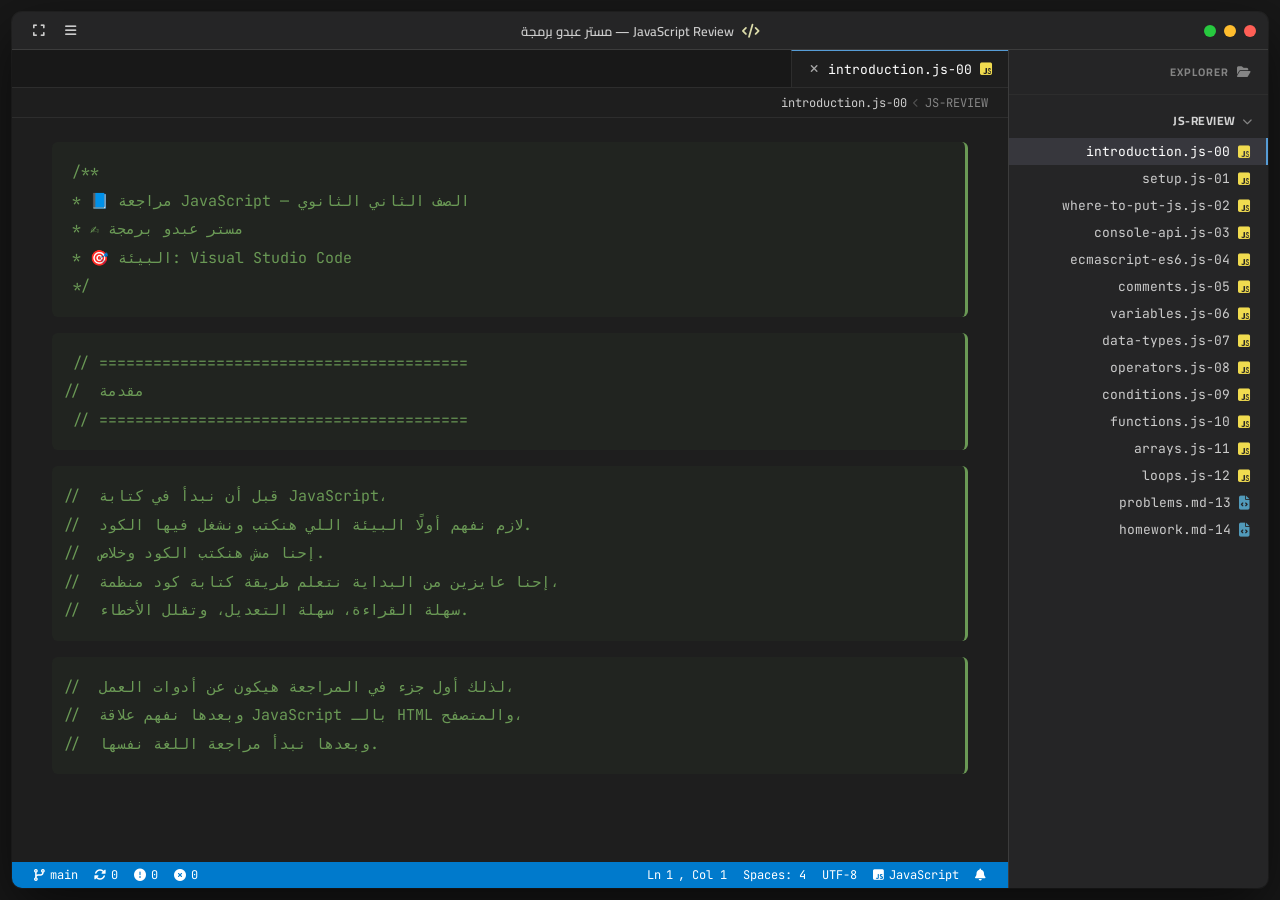
<file: 1se_js_ex.html>
<!DOCTYPE html>
<html lang="ar" dir="rtl">
<head>
    <meta charset="UTF-8">
    <meta name="viewport" content="width=device-width, initial-scale=1.0">
    <title>مستر عبدو برمجة - JavaScript Review (VS Code Style)</title>
    <link href="https://fonts.googleapis.com/css2?family=Cairo:wght@400;600;700;800;900&family=JetBrains+Mono:wght@400;500;600;700&display=swap" rel="stylesheet">
    <link rel="stylesheet" href="https://cdnjs.cloudflare.com/ajax/libs/font-awesome/6.4.0/css/all.min.css">
    <link rel="stylesheet" href="vscode-style.css">
</head>
<body>

    <!-- ============================================================
         VS CODE WINDOW
         ============================================================ -->
    <div class="vscode-window" id="vscodeWindow">

        <!-- ============================================================
             TITLE BAR
             ============================================================ -->
        <header class="title-bar">
            <div class="window-controls">
                <span class="dot red"></span>
                <span class="dot yellow"></span>
                <span class="dot green"></span>
            </div>
            <div class="title-text">
                <i class="fas fa-code"></i>
                <span>JavaScript Review — مستر عبدو برمجة</span>
            </div>
            <div class="title-actions">
                <button class="icon-btn" id="sidebarToggle" title="إظهار/إخفاء القائمة الجانبية">
                    <i class="fas fa-bars"></i>
                </button>
                <button class="icon-btn" id="fullscreenToggle" title="عرض كامل">
                    <i class="fas fa-expand"></i>
                </button>
            </div>
        </header>

        <!-- ============================================================
             MAIN AREA
             ============================================================ -->
        <div class="main-area">

            <!-- ============================================================
                 SIDEBAR (EXPLORER)
                 ============================================================ -->
            <aside class="sidebar" id="sidebar">
                <div class="sidebar-header">
                    <i class="fas fa-folder-open"></i>
                    <span>EXPLORER</span>
                </div>

                <div class="sidebar-section">
                    <div class="section-title">
                        <i class="fas fa-chevron-down"></i>
                        <span>JS-REVIEW</span>
                    </div>
                    <ul class="file-tree" id="fileTree">
                        <li class="file-item active" data-target="intro">
                            <i class="fab fa-js-square file-icon js"></i>
                            <span>00-introduction.js</span>
                        </li>
                        <li class="file-item" data-target="setup">
                            <i class="fab fa-js-square file-icon js"></i>
                            <span>01-setup.js</span>
                        </li>
                        <li class="file-item" data-target="where">
                            <i class="fab fa-js-square file-icon js"></i>
                            <span>02-where-to-put-js.js</span>
                        </li>
                        <li class="file-item" data-target="console">
                            <i class="fab fa-js-square file-icon js"></i>
                            <span>03-console-api.js</span>
                        </li>
                        <li class="file-item" data-target="ecmascript">
                            <i class="fab fa-js-square file-icon js"></i>
                            <span>04-ecmascript-es6.js</span>
                        </li>
                        <li class="file-item" data-target="comments">
                            <i class="fab fa-js-square file-icon js"></i>
                            <span>05-comments.js</span>
                        </li>
                        <li class="file-item" data-target="variables">
                            <i class="fab fa-js-square file-icon js"></i>
                            <span>06-variables.js</span>
                        </li>
                        <li class="file-item" data-target="types">
                            <i class="fab fa-js-square file-icon js"></i>
                            <span>07-data-types.js</span>
                        </li>
                        <li class="file-item" data-target="operators">
                            <i class="fab fa-js-square file-icon js"></i>
                            <span>08-operators.js</span>
                        </li>
                        <li class="file-item" data-target="conditions">
                            <i class="fab fa-js-square file-icon js"></i>
                            <span>09-conditions.js</span>
                        </li>
                        <li class="file-item" data-target="functions">
                            <i class="fab fa-js-square file-icon js"></i>
                            <span>10-functions.js</span>
                        </li>
                        <li class="file-item" data-target="arrays">
                            <i class="fab fa-js-square file-icon js"></i>
                            <span>11-arrays.js</span>
                        </li>
                        <li class="file-item" data-target="loops">
                            <i class="fab fa-js-square file-icon js"></i>
                            <span>12-loops.js</span>
                        </li>
                        <li class="file-item" data-target="problems">
                            <i class="fas fa-file-code file-icon md"></i>
                            <span>13-problems.md</span>
                        </li>
                        <li class="file-item" data-target="homework">
                            <i class="fas fa-file-code file-icon md"></i>
                            <span>14-homework.md</span>
                        </li>
                    </ul>
                </div>
            </aside>

            <!-- ============================================================
                 EDITOR AREA
                 ============================================================ -->
            <main class="editor-area">

                <!-- TABS BAR -->
                <div class="tabs-bar" id="tabsBar">
                    <div class="tab active" data-target="intro">
                        <i class="fab fa-js-square file-icon js"></i>
                        <span>00-introduction.js</span>
                        <i class="fas fa-times close-tab"></i>
                    </div>
                </div>

                <!-- BREADCRUMB -->
                <div class="breadcrumb" id="breadcrumb">
                    <span>JS-REVIEW</span>
                    <i class="fas fa-chevron-left"></i>
                    <span id="breadcrumbFile">00-introduction.js</span>
                </div>

                <!-- EDITOR CONTENT -->
                <div class="editor-content" id="editorContent">

                    <!-- ============================================================
                         SECTION 00: INTRODUCTION
                         ============================================================ -->
                    <section class="code-section active" id="intro">
                        <div class="comment-block">
                            <p>/**</p>
                            <p> * 📘 مراجعة JavaScript — الصف الثاني الثانوي</p>
                            <p> * ✍️ مستر عبدو برمجة</p>
                            <p> * 🎯 البيئة: Visual Studio Code</p>
                            <p> */</p>
                        </div>

                        <div class="comment-block">
                            <p>// =========================================</p>
                            <p>// مقدمة</p>
                            <p>// =========================================</p>
                        </div>

                        <div class="comment-block">
                            <p>// قبل أن نبدأ في كتابة JavaScript،</p>
                            <p>// لازم نفهم أولًا البيئة اللي هنكتب ونشغل فيها الكود.</p>
                            <p>// إحنا مش هنكتب الكود وخلاص.</p>
                            <p>// إحنا عايزين من البداية نتعلم طريقة كتابة كود منظمة،</p>
                            <p>// سهلة القراءة، سهلة التعديل، وتقلل الأخطاء.</p>
                        </div>

                        <div class="comment-block">
                            <p>// لذلك أول جزء في المراجعة هيكون عن أدوات العمل،</p>
                            <p>// وبعدها نفهم علاقة JavaScript بالـ HTML والمتصفح،</p>
                            <p>// وبعدها نبدأ مراجعة اللغة نفسها.</p>
                        </div>
                    </section>

                    <!-- ============================================================
                         SECTION 01: SETUP
                         ============================================================ -->
                    <section class="code-section" id="setup">
                        <h1 class="section-heading">
                            <span class="heading-icon">🛠️</span>
                            أولًا: تجهيز بيئة العمل
                        </h1>
                        <p class="section-paragraph">
                            هنستخدم <strong>Visual Studio Code</strong> لكتابة الكود. لكن قبل ما نبدأ، هنضيف مجموعة من الإضافات <strong>Extensions</strong> تساعدنا أثناء البرمجة.
                        </p>

                        <!-- Extension 1: Prettier -->
                        <article class="extension-card">
                            <header class="ext-header">
                                <div class="ext-icon prettier"><i class="fas fa-magic"></i></div>
                                <div class="ext-info">
                                    <h2>1. Prettier</h2>
                                    <span class="ext-badge">Code Formatter</span>
                                </div>
                            </header>
                            <p class="ext-desc"><strong>Prettier</strong> هو Code Formatter — يعني أداة تقوم بتنسيق الكود تلقائيًا بطريقة موحدة ومنظمة.</p>

                            <div class="code-block bad-code">
                                <div class="code-label"><i class="fas fa-times-circle"></i> قبل Prettier</div>
                                <pre><code><span class="keyword">let</span> <span class="variable">name</span>=<span class="string">"Abdo"</span>;
console.<span class="function">log</span>(name);</code></pre>
                            </div>

                            <div class="code-block good-code">
                                <div class="code-label"><i class="fas fa-check-circle"></i> بعد Prettier</div>
                                <pre><code><span class="keyword">let</span> <span class="variable">name</span> <span class="operator">=</span> <span class="string">"Abdo"</span>;
console.<span class="function">log</span>(name);</code></pre>
                            </div>

                            <div class="info-box">
                                <strong>أهميته:</strong> لما يكون عندك 100 أو 1000 سطر من الكود، التنظيم يصبح مهم جدًا. كما أنه يساعد الفريق كله على كتابة الكود بنفس أسلوب التنسيق تقريبًا.
                            </div>
                        </article>

                        <!-- Extension 2: ESLint -->
                        <article class="extension-card">
                            <header class="ext-header">
                                <div class="ext-icon eslint"><i class="fas fa-search"></i></div>
                                <div class="ext-info">
                                    <h2>2. ESLint</h2>
                                    <span class="ext-badge">Code Linter</span>
                                </div>
                            </header>
                            <p class="ext-desc"><strong>ESLint</strong> مختلف عن Prettier. Prettier يهتم بشكل الكود وتنسيقه. أما ESLint فيقوم بفحص الكود واكتشاف بعض المشاكل والأخطاء والممارسات التي قد تؤدي إلى مشاكل.</p>

                            <div class="code-block warning-code">
                                <div class="code-label"><i class="fas fa-exclamation-triangle"></i> تنبيه ESLint</div>
                                <pre><code><span class="keyword">let</span> <span class="variable">age</span> <span class="operator">=</span> <span class="number">20</span>;

<span class="comment">// ESLint: 'age' is declared but its value is never read.</span></code></pre>
                            </div>

                            <div class="info-box">
                                <strong>مهم جدًا:</strong> ESLint ليس "لغة JavaScript" وليس هو الذي يجعل JavaScript تعمل. هو أداة تساعد المبرمج على كتابة كود أفضل.
                            </div>
                        </article>

                        <!-- Extension 3: Indent Rainbow -->
                        <article class="extension-card">
                            <header class="ext-header">
                                <div class="ext-icon indent"><i class="fas fa-layer-group"></i></div>
                                <div class="ext-info">
                                    <h2>3. Indent Rainbow</h2>
                                    <span class="ext-badge">Visual Helper</span>
                                </div>
                            </header>
                            <p class="ext-desc"><strong>Indentation</strong> معناها المسافات التي توضح مستويات الكود. في بعض اللغات والمشاريع، خصوصًا عندما يكون عندنا Blocks متداخلة، يكون من الصعب معرفة كل جزء تابع لأي جزء.</p>
                            <p class="ext-desc"><strong>Indent Rainbow</strong> يقوم بتلوين مستويات الـ indentation بشكل يساعد العين على تتبعها.</p>
                            <p class="ext-desc">هو ليس ضروريًا لتشغيل JavaScript، لكنه أداة مساعدة لفهم وترتيب الكود.</p>
                        </article>

                        <!-- Extension 4: Live Server -->
                        <article class="extension-card">
                            <header class="ext-header">
                                <div class="ext-icon liveserver"><i class="fas fa-server"></i></div>
                                <div class="ext-info">
                                    <h2>4. Live Server</h2>
                                    <span class="ext-badge">Dev Server</span>
                                </div>
                            </header>
                            <p class="ext-desc"><strong>Live Server</strong> يسمح لنا بتشغيل صفحات HTML على Local Development Server. بدل ما نفتح ملف HTML بشكل تقليدي، يمكننا تشغيل الصفحة من خلال سيرفر محلي، وعند تعديل الملفات يمكن رؤية التغييرات بسرعة.</p>
                            <p class="ext-desc">هذا مفيد جدًا عندما نبدأ العمل على: <strong>HTML</strong> · <strong>CSS</strong> · <strong>JavaScript</strong>.</p>
                        </article>

                        <!-- Extension 5: Material Icon Theme -->
                        <article class="extension-card">
                            <header class="ext-header">
                                <div class="ext-icon material"><i class="fas fa-icons"></i></div>
                                <div class="ext-info">
                                    <h2>5. Material Icon Theme</h2>
                                    <span class="ext-badge">File Icons</span>
                                </div>
                            </header>
                            <p class="ext-desc">إضافة تجعل شكل الملفات والمجلدات داخل Visual Studio Code أوضح من خلال Icons مختلفة. مثلًا يمكن أن يظهر ملف HTML بأيقونة مختلفة عن CSS أو JavaScript.</p>
                            <p class="ext-desc">هي لا تؤثر على الكود إطلاقًا. هي فقط لتحسين تجربة العمل داخل المحرر.</p>
                        </article>

                        <!-- Extension 6: Path Intellisense -->
                        <article class="extension-card">
                            <header class="ext-header">
                                <div class="ext-icon path"><i class="fas fa-route"></i></div>
                                <div class="ext-info">
                                    <h2>6. Path Intellisense</h2>
                                    <span class="ext-badge">Path Autocomplete</span>
                                </div>
                            </header>
                            <p class="ext-desc">تساعدنا أثناء كتابة مسارات الملفات. مثلًا عندما نريد ربط ملف JavaScript:</p>

                            <div class="code-block">
                                <pre><code>&lt;<span class="tag">script</span> <span class="attr">src</span>=<span class="string">"./js/script.js"</span>&gt;&lt;/<span class="tag">script</span>&gt;</code></pre>
                            </div>

                            <p class="ext-desc">الإضافة تساعدنا في اقتراح الملفات والمجلدات الموجودة بدل كتابة المسار كاملًا يدويًا.</p>
                        </article>

                        <!-- Summary Table -->
                        <h3 class="subsection-heading">📋 الخلاصة</h3>
                        <div class="table-wrapper">
                            <table>
                                <thead>
                                    <tr>
                                        <th>الأداة</th>
                                        <th>الوظيفة</th>
                                    </tr>
                                </thead>
                                <tbody>
                                    <tr><td><strong>Prettier</strong></td><td>لتنسيق الكود.</td></tr>
                                    <tr><td><strong>ESLint</strong></td><td>لفحص الكود واكتشاف بعض المشاكل.</td></tr>
                                    <tr><td><strong>Indent Rainbow</strong></td><td>لتوضيح مستويات الـ indentation.</td></tr>
                                    <tr><td><strong>Live Server</strong></td><td>لتشغيل الموقع محليًا بطريقة مناسبة أثناء التطوير.</td></tr>
                                    <tr><td><strong>Material Icon</strong></td><td>لتسهيل التعرف على الملفات والمجلدات بصريًا.</td></tr>
                                    <tr><td><strong>Path Intellisense</strong></td><td>لمساعدتنا في كتابة مسارات الملفات.</td></tr>
                                </tbody>
                            </table>
                        </div>
                    </section>

                    <!-- ============================================================
                         SECTION 02: WHERE TO PUT JS
                         ============================================================ -->
                    <section class="code-section" id="where">
                        <h1 class="section-heading">
                            <span class="heading-icon">📍</span>
                            ثانيًا: أين نضع JavaScript داخل صفحة HTML؟
                        </h1>
                        <p class="section-paragraph">
                            JavaScript يمكن إضافتها إلى صفحة HTML بعدة طرق. سنركز الآن على <strong>3 أماكن أساسية</strong>:
                        </p>

                        <!-- Method 1 -->
                        <article class="method-card">
                            <h2>🔹 الطريقة الأولى: داخل head</h2>
                            <div class="code-block">
<pre><code>&lt;!<span class="tag">DOCTYPE</span> html&gt;
&lt;<span class="tag">html</span>&gt;
&lt;<span class="tag">head</span>&gt;

<span class="tag">&lt;script&gt;</span>
    console.<span class="function">log</span>(<span class="string">"Hello JavaScript"</span>);
<span class="tag">&lt;/script&gt;</span>

&lt;/<span class="tag">head</span>&gt;

&lt;<span class="tag">body</span>&gt;

&lt;<span class="tag">h1</span>&gt;Hello World&lt;/<span class="tag">h1</span>&gt;

&lt;/<span class="tag">body</span>&gt;
&lt;/<span class="tag">html</span>&gt;</code></pre>
                            </div>

                            <p class="section-paragraph">هنا JavaScript موجودة داخل عنصر script الموجود في head. لكن هناك مشكلة مهمة.</p>

                            <div class="error-box">
                                <div class="error-header"><i class="fas fa-exclamation-circle"></i> المشكلة</div>
                                <p>المتصفح يقرأ HTML بالترتيب. يعني عندما يصل إلى script، يمكن أن ينفذ JavaScript قبل أن يكون قد قرأ باقي عناصر HTML الموجودة بعده.</p>
                            </div>

                            <div class="code-block error-code">
                                <pre><code>&lt;<span class="tag">head</span>&gt;

<span class="tag">&lt;script&gt;</span>
    <span class="keyword">let</span> <span class="variable">title</span> <span class="operator">=</span> document.<span class="function">querySelector</span>(<span class="string">"h1"</span>);
    console.<span class="function">log</span>(title);
<span class="tag">&lt;/script&gt;</span>

&lt;/<span class="tag">head</span>&gt;

&lt;<span class="tag">body</span>&gt;

&lt;<span class="tag">h1</span>&gt;Hello World&lt;/<span class="tag">h1</span>&gt;

&lt;/<span class="tag">body</span>&gt;</code></pre>
                            </div>

                            <div class="error-box">
                                <div class="error-header"><i class="fas fa-times-circle"></i> ما المشكلة؟</div>
                                <p>عندما JavaScript حاول البحث عن h1، فإن المتصفح لم يصل إلى h1 أصلًا. لذلك العنصر لم يكن موجودًا في الـ DOM في تلك اللحظة.</p>
                            </div>
                        </article>

                        <!-- Method 2 -->
                        <article class="method-card">
                            <h2>🔹 الطريقة الثانية: JavaScript في نهاية body</h2>
                            <div class="code-block">
<pre><code>&lt;!<span class="tag">DOCTYPE</span> html&gt;
&lt;<span class="tag">html</span>&gt;

&lt;<span class="tag">head</span>&gt;
&lt;/<span class="tag">head</span>&gt;

&lt;<span class="tag">body</span>&gt;

&lt;<span class="tag">h1</span> <span class="attr">id</span>=<span class="string">"title"</span>&gt;Hello World&lt;/<span class="tag">h1</span>&gt;

<span class="tag">&lt;script&gt;</span>
    <span class="keyword">let</span> <span class="variable">title</span> <span class="operator">=</span> document.<span class="function">querySelector</span>(<span class="string">"#title"</span>);
    console.<span class="function">log</span>(title);
<span class="tag">&lt;/script&gt;</span>

&lt;/<span class="tag">body</span>&gt;

&lt;/<span class="tag">html</span>&gt;</code></pre>
                            </div>

                            <p class="section-paragraph">هنا المتصفح قرأ h1 أولًا. وبعدها وصل إلى JavaScript. لذلك العنصر أصبح موجودًا ويمكن الوصول إليه.</p>

                            <div class="success-box">
                                <div class="success-header"><i class="fas fa-check-circle"></i> ميزة هذه الطريقة</div>
                                <p>هذه الطريقة كانت وما زالت طريقة بسيطة جدًا لتجنب مشكلة محاولة JavaScript الوصول إلى عناصر HTML قبل إنشائها في DOM.</p>
                            </div>
                        </article>

                        <!-- Method 3 -->
                        <article class="method-card">
                            <h2>🔹 الطريقة الثالثة: ملف JavaScript خارجي</h2>
                            <p class="section-paragraph">بدل أن نكتب JavaScript داخل HTML، يمكننا إنشاء ملف:</p>

                            <div class="file-structure">
                                <div class="file-structure-item">
                                    <i class="fab fa-html5 file-icon html"></i>
                                    <span>index.html</span>
                                </div>
                                <div class="file-structure-item">
                                    <i class="fab fa-js-square file-icon js"></i>
                                    <span>script.js</span>
                                </div>
                            </div>

                            <p class="section-paragraph">وفي HTML:</p>
                            <div class="code-block">
                                <pre><code>&lt;<span class="tag">script</span> <span class="attr">src</span>=<span class="string">"script.js"</span>&gt;&lt;/<span class="tag">script</span>&gt;</code></pre>
                            </div>

                            <p class="section-paragraph">وفي script.js:</p>
                            <div class="code-block">
                                <pre><code>console.<span class="function">log</span>(<span class="string">"Hello from JavaScript file"</span>);</code></pre>
                            </div>

                            <p class="section-paragraph">بهذه الطريقة يصبح HTML مسؤولًا عن هيكل الصفحة، وJavaScript موجودة في ملف منفصل. وهذا أفضل لتنظيم المشاريع.</p>

                            <div class="success-box">
                                <div class="success-header"><i class="fas fa-star"></i> ميزة الملف الخارجي</div>
                                <ul class="bullet-list">
                                    <li>يمكن إعادة استخدامه.</li>
                                    <li>الكود يصبح أسهل في التنظيم.</li>
                                    <li>HTML لا يصبح مليئًا بكود JavaScript.</li>
                                    <li>يمكن فصل مسؤوليات المشروع.</li>
                                </ul>
                            </div>
                        </article>

                        <!-- defer -->
                        <article class="method-card">
                            <h2>🔹 طيب لو عايزين نحط ملف JavaScript في head؟</h2>
                            <p class="section-paragraph">هنا عندنا حل مهم: <strong>defer</strong></p>

                            <div class="code-block">
                                <pre><code>&lt;<span class="tag">script</span> <span class="attr">src</span>=<span class="string">"script.js"</span> <span class="keyword">defer</span>&gt;&lt;/<span class="tag">script</span>&gt;</code></pre>
                            </div>

                            <p class="section-paragraph">مع <strong>defer</strong>:</p>
                            <ul class="bullet-list">
                                <li>المتصفح يستطيع تحميل ملف JavaScript أثناء قراءة الصفحة، لكن تنفيذ السكربت يتم بعد الانتهاء من تحليل HTML.</li>
                                <li>وبالتالي نستطيع وضع ملف JavaScript في head مع تقليل مشكلة محاولة الوصول إلى عناصر HTML قبل وجودها.</li>
                                <li>والأهم أن defer يحافظ على ترتيب تنفيذ ملفات JavaScript المؤجلة حسب ترتيب ظهورها في الصفحة.</li>
                            </ul>
                        </article>

                        <!-- defer vs async -->
                        <article class="method-card">
                            <h2>🔹 إيه الفرق بين defer و async؟</h2>
                            <p class="section-paragraph">مش مطلوب نتعمق فيهم الآن، لكن لازم نعرف الفكرة.</p>

                            <div class="two-col">
                                <div class="col-card defer-card">
                                    <h4><i class="fas fa-clock"></i> defer</h4>
                                    <ul class="bullet-list">
                                        <li>السكريبت يتم تحميله أثناء قراءة الصفحة، ثم يتم تنفيذه بعد تحليل HTML.</li>
                                        <li>يحافظ على ترتيب تنفيذ السكربتات المؤجلة.</li>
                                    </ul>
                                </div>
                                <div class="col-card async-card">
                                    <h4><i class="fas fa-bolt"></i> async</h4>
                                    <ul class="bullet-list">
                                        <li>السكريبت يتم تحميله بشكل مستقل، وعندما ينتهي تحميله يتم تنفيذه.</li>
                                        <li>لا نعتمد على ترتيب التنفيذ بين عدة async scripts.</li>
                                    </ul>
                                </div>
                            </div>

                            <div class="code-block">
<pre><code><span class="comment">// async — لا نفترض أن one.js سينفذ دائمًا قبل two.js</span>
&lt;<span class="tag">script</span> <span class="keyword">async</span> <span class="attr">src</span>=<span class="string">"one.js"</span>&gt;&lt;/<span class="tag">script</span>&gt;
&lt;<span class="tag">script</span> <span class="keyword">async</span> <span class="attr">src</span>=<span class="string">"two.js"</span>&gt;&lt;/<span class="tag">script</span>&gt;

<span class="comment">// defer — ترتيب التنفيذ حسب ترتيب ظهورهما</span>
&lt;<span class="tag">script</span> <span class="keyword">defer</span> <span class="attr">src</span>=<span class="string">"one.js"</span>&gt;&lt;/<span class="tag">script</span>&gt;
&lt;<span class="tag">script</span> <span class="keyword">defer</span> <span class="attr">src</span>=<span class="string">"two.js"</span>&gt;&lt;/<span class="tag">script</span>&gt;</code></pre>
                            </div>
                        </article>

                        <!-- Modern Approach -->
                        <article class="method-card">
                            <h2>🔹 ماذا نستخدم في المشاريع الحديثة؟</h2>
                            <ul class="bullet-list">
                                <li>في حالة ملف JavaScript خارجي عادي يعتمد على وجود عناصر HTML: <code>&lt;script src="script.js" defer&gt;&lt;/script&gt;</code> يعتبر اختيارًا ممتازًا.</li>
                                <li>كما أن وضع script في نهاية body يظل طريقة بسيطة ومفهومة جدًا، خصوصًا أثناء تعلم الأساسيات.</li>
                                <li>وفي المشاريع التي تستخدم JavaScript Modules: <code>&lt;script type="module" src="script.js"&gt;&lt;/script&gt;</code> — فالـ module scripts يتم التعامل معها بطريقة مختلفة، وتكون مؤجلة افتراضيًا.</li>
                            </ul>
                        </article>

                        <!-- window.onload -->
                        <article class="method-card">
                            <h2>🔹 طيب هل نستخدم window.onload؟</h2>
                            <p class="section-paragraph">ممكن.</p>

                            <div class="code-block">
<pre><code><span class="variable">window</span>.<span class="function">onload</span> = <span class="keyword">function</span> () {
    <span class="keyword">let</span> <span class="variable">title</span> <span class="operator">=</span> document.<span class="function">querySelector</span>(<span class="string">"#title"</span>);
    console.<span class="function">log</span>(title);
};</code></pre>
                            </div>

                            <p class="section-paragraph">الفكرة هنا أن الكود ينتظر حدث load. لكن لازم نفرق بين: <strong>DOM أصبح جاهزًا</strong> و <strong>كل الصفحة والموارد أصبحت محملة</strong>.</p>

                            <p class="section-paragraph">حدث load ينتظر تحميل الصفحة ومواردها مثل الصور وغيرها. لو هدفنا فقط هو انتظار بناء HTML والـ DOM، فإن <strong>DOMContentLoaded</strong> أكثر تحديدًا لهذا الغرض.</p>

                            <div class="code-block">
<pre><code>document.<span class="function">addEventListener</span>(<span class="string">"DOMContentLoaded"</span>, <span class="keyword">function</span> () {
    <span class="keyword">let</span> <span class="variable">title</span> <span class="operator">=</span> document.<span class="function">querySelector</span>(<span class="string">"#title"</span>);
    console.<span class="function">log</span>(title);
});</code></pre>
                            </div>

                            <p class="section-paragraph">لكن لو استخدمنا defer مع ملف JavaScript خارجي، ففي حالات كثيرة لن نحتاج أصلًا إلى كتابة DOMContentLoaded.</p>

                            <div class="warning-box">
                                <div class="warning-header"><i class="fas fa-exclamation-triangle"></i> قاعدة مهمة</div>
                                <p>لا تحفظ: "لازم دائمًا أستخدم window.onload."</p>
                                <p>احفظ: "لازم أفهم متى يتم تنفيذ JavaScript، وهل العناصر التي أريد التعامل معها أصبحت موجودة أم لا."</p>
                            </div>
                        </article>

                        <!-- Final Rule -->
                        <article class="method-card highlight-card">
                            <h2>🔹 قاعدة مهمة جدًا</h2>
                            <p class="section-paragraph">في مشاريعنا سنفضل غالبًا:</p>

                            <div class="highlight-formula">
                                <span class="keyword">ملف JavaScript خارجي</span>
                                <span class="operator">+</span>
                                <span class="keyword">defer</span>
                            </div>

                            <div class="code-block">
                                <pre><code>&lt;<span class="tag">script</span> <span class="attr">src</span>=<span class="string">"./js/script.js"</span> <span class="keyword">defer</span>&gt;&lt;/<span class="tag">script</span>&gt;</code></pre>
                            </div>

                            <p class="section-paragraph">بدل الاعتماد على window.onload كحل لكل شيء.</p>
                        </article>
                    </section>

                    <!-- ============================================================
                         SECTION 03: CONSOLE API
                         ============================================================ -->
                    <section class="code-section" id="console">
                        <h1 class="section-heading">
                            <span class="heading-icon">🖥️</span>
                            ثالثًا: ما هو Console؟
                        </h1>
                        <p class="section-paragraph">لما نفتح Developer Tools في المتصفح، سنجد تبويب اسمه Console. لكن ما هو الـ Console؟ هل هو جزء من JavaScript؟</p>

                        <div class="error-box">
                            <div class="error-header"><i class="fas fa-question-circle"></i> الإجابة</div>
                            <p><strong>لا.</strong> الـ console ليس جزءًا من لغة JavaScript الأساسية نفسها. في المتصفح، console عبارة عن <strong>Web API</strong> يوفرها المتصفح للمطور.</p>
                        </div>

                        <h2 class="subsection-heading">📌 ما معنى API؟</h2>
                        <p class="section-paragraph">API اختصار: <strong>Application Programming Interface</strong></p>
                        <p class="section-paragraph">بمعنى مبسط: واجهة أو مجموعة من الأدوات والقواعد التي تسمح لبرنامج بالتعامل مع وظيفة أو نظام معين بطريقة محددة.</p>

                        <div class="analogy-box">
                            <div class="analogy-icon">🍽️</div>
                            <div class="analogy-content">
                                <p>تخيل أن عندك مطعم. أنت كعميل لا تدخل المطبخ وتبدأ تطبخ بنفسك. أنت تتعامل مع الـ Menu وتطلب ما تحتاجه.</p>
                                <p>الـ Menu هنا تشبه فكرة الـ API. أنت تستخدم طريقة محددة للوصول إلى وظيفة معينة دون الحاجة لمعرفة كل التفاصيل الداخلية التي تنفذها.</p>
                            </div>
                        </div>

                        <h2 class="subsection-heading">📌 ما هو Web API؟</h2>
                        <p class="section-paragraph">Web APIs هي مجموعة من الواجهات التي يوفرها بيئة الويب والمتصفح لكي يستطيع JavaScript التعامل مع إمكانيات مختلفة. مثل:</p>

                        <div class="api-grid">
                            <div class="api-item"><i class="fas fa-code"></i> DOM API</div>
                            <div class="api-item"><i class="fas fa-terminal"></i> Console API</div>
                            <div class="api-item"><i class="fas fa-cloud-download-alt"></i> Fetch API</div>
                            <div class="api-item"><i class="fas fa-map-marker-alt"></i> Geolocation API</div>
                            <div class="api-item"><i class="fas fa-database"></i> Web Storage API</div>
                        </div>

                        <p class="section-paragraph">JavaScript هي اللغة. لكن المتصفح يوفر لها أدوات إضافية لكي تتعامل مع البيئة المحيطة بها.</p>

                        <div class="code-block">
                            <pre><code>console.<span class="function">log</span>(<span class="string">"Hello"</span>);</code></pre>
                        </div>

                        <p class="section-paragraph">هنا: <code>console</code> هو object يوفره بيئة المتصفح. <code>log</code> هي method نستطيع استدعاءها.</p>
                        <p class="section-paragraph">إذن console ليست "جزءًا من قواعد اللغة JavaScript"، وإنما المتصفح يوفرها لنا كواجهة للتعامل مع Developer Console.</p>

                        <div class="info-box">
                            <strong>مهم جدًا:</strong> لأن JavaScript نفسها يمكن أن تعمل في بيئات أخرى غير المتصفح، مثل Node.js، وهناك APIs وبيئة تشغيل مختلفة.
                        </div>

                        <h2 class="subsection-heading">📌 ماذا نستطيع أن نفعل بالـ Console؟</h2>
                        <p class="section-paragraph">أغلب الطلاب يعرفون <code>console.log()</code>. لكن Console ليست فقط لتسجيل الأخطاء. يمكن استخدامها في:</p>
                        <ul class="bullet-list">
                            <li>عرض قيم المتغيرات.</li>
                            <li>فحص نتائج العمليات.</li>
                            <li>تتبع خطوات تنفيذ البرنامج.</li>
                            <li>اكتشاف مكان المشكلة.</li>
                            <li>عرض التحذيرات.</li>
                            <li>عرض الأخطاء.</li>
                            <li>عمل Counters.</li>
                            <li>عمل Timers.</li>
                            <li>عرض معلومات منظمة.</li>
                            <li>التعامل مع بعض الكائنات أثناء Debugging.</li>
                        </ul>

                        <h2 class="subsection-heading">📌 أهم الدوال التي سنعرفها</h2>

                        <div class="console-method">
                            <h3><code>console.log()</code></h3>
                            <p>لطباعة معلومات عادية.</p>
                            <div class="code-block">
                                <pre><code><span class="keyword">let</span> <span class="variable">name</span> <span class="operator">=</span> <span class="string">"Abdo"</span>;
console.<span class="function">log</span>(name);</code></pre>
                            </div>
                            <div class="console-output">
                                <div class="output-label">Console Output:</div>
                                <div class="output-line">Abdo</div>
                            </div>
                        </div>

                        <div class="console-method">
                            <h3><code>console.error()</code></h3>
                            <p>لعرض رسالة كخطأ.</p>
                            <div class="code-block">
                                <pre><code>console.<span class="function">error</span>(<span class="string">"Something went wrong"</span>);</code></pre>
                            </div>
                        </div>

                        <div class="console-method">
                            <h3><code>console.warn()</code></h3>
                            <p>لعرض تحذير.</p>
                            <div class="code-block">
                                <pre><code>console.<span class="function">warn</span>(<span class="string">"Be careful!"</span>);</code></pre>
                            </div>
                        </div>

                        <div class="console-method">
                            <h3><code>console.table()</code></h3>
                            <p>مفيد جدًا مع البيانات المنظمة والمصفوفات والكائنات.</p>
                            <div class="code-block">
                                <pre><code><span class="keyword">let</span> <span class="variable">students</span> <span class="operator">=</span> [<span class="string">"Ahmed"</span>, <span class="string">"Ali"</span>, <span class="string">"Omar"</span>];
console.<span class="function">table</span>(students);</code></pre>
                            </div>
                            <p>بدل عرض البيانات بطريقة عادية، يمكن للمتصفح عرضها في شكل منظم.</p>
                        </div>

                        <div class="console-method">
                            <h3><code>console.clear()</code></h3>
                            <p>تستخدم لمسح محتوى الـ Console.</p>
                        </div>

                        <div class="console-method">
                            <h3><code>console.count()</code></h3>
                            <p>تساعدنا في معرفة عدد مرات تنفيذ نقطة معينة.</p>
                            <div class="code-block">
                                <pre><code>console.<span class="function">count</span>(<span class="string">"Button Clicked"</span>);</code></pre>
                            </div>
                            <p>كل مرة يتم تنفيذ السطر سيزيد العداد.</p>
                        </div>

                        <div class="console-method">
                            <h3><code>console.time()</code> و <code>console.timeEnd()</code></h3>
                            <p>يمكن استخدامهما لقياس الوقت الذي استغرقه جزء من الكود.</p>
                            <div class="code-block">
<pre><code>console.<span class="function">time</span>(<span class="string">"Test"</span>);

<span class="keyword">for</span> (<span class="keyword">let</span> <span class="variable">i</span> <span class="operator">=</span> <span class="number">0</span>; i <span class="operator">&lt;</span> <span class="number">100000</span>; i++) {
    <span class="comment">// some work</span>
}

console.<span class="function">timeEnd</span>(<span class="string">"Test"</span>);</code></pre>
                            </div>
                        </div>

                        <div class="info-box">
                            وهكذا نفهم أن <strong>Console</strong> أداة مهمة جدًا في Debugging وليس مجرد مكان تظهر فيه الأخطاء.
                        </div>
                    </section>

                    <!-- ============================================================
                         SECTION 04: ECMASCRIPT & ES6
                         ============================================================ -->
                    <section class="code-section" id="ecmascript">
                        <h1 class="section-heading">
                            <span class="heading-icon">📜</span>
                            رابعًا: ECMAScript و JavaScript
                        </h1>
                        <p class="section-paragraph">قبل ما نكتب JavaScript، لازم نعرف معلومة مهمة. JavaScript مرتبطة بمواصفة اسمها: <strong>ECMAScript</strong></p>

                        <div class="two-col">
                            <div class="col-card">
                                <h4>ECMAScript</h4>
                                <p>المواصفة والمعيار.</p>
                            </div>
                            <div class="col-card">
                                <h4>JavaScript</h4>
                                <p>واحدة من اللغات/التنفيذات التي تتبع هذا المعيار.</p>
                            </div>
                        </div>

                        <p class="section-paragraph">المواصفة يتم تطويرها من خلال <strong>Ecma International</strong>، ويعمل على تطوير معيار ECMAScript فريق <strong>TC39</strong>.</p>

                        <h2 class="subsection-heading">📌 ما هو ES6؟</h2>
                        <p class="section-paragraph">ES6 هو اختصار: <strong>ECMAScript 6</strong> — وهو الإصدار السادس من معيار ECMAScript. ويعرف أيضًا باسم: <strong>ECMAScript 2015</strong> — لأنه صدر في عام 2015.</p>

                        <p class="section-paragraph">ومن الأشياء المشهورة التي جاءت مع ES6:</p>

                        <div class="features-grid">
                            <div class="feature-item"><code>let</code></div>
                            <div class="feature-item"><code>const</code></div>
                            <div class="feature-item">Arrow Functions</div>
                            <div class="feature-item">Template Literals</div>
                            <div class="feature-item">Destructuring</div>
                            <div class="feature-item">Default Parameters</div>
                            <div class="feature-item">Rest Parameters</div>
                            <div class="feature-item">Spread Syntax</div>
                            <div class="feature-item">Classes</div>
                            <div class="feature-item">Modules</div>
                        </div>

                        <p class="section-paragraph">إذن لما تسمع <strong>ES6</strong> لا تفكر أنها لغة جديدة. هي نسخة/إصدار مهم من معيار ECMAScript.</p>

                        <div class="code-block">
                            <pre><code><span class="keyword">let</span> <span class="variable">name</span> <span class="operator">=</span> <span class="string">"Abdo"</span>;

<span class="keyword">const</span> <span class="variable">age</span> <span class="operator">=</span> <span class="number">23</span>;</code></pre>
                        </div>

                        <p class="section-paragraph">let و const من الميزات التي أصبحت جزءًا مهمًا من JavaScript الحديثة مع ES6.</p>
                    </section>

                    <!-- ============================================================
                         SECTION 05: COMMENTS
                         ============================================================ -->
                    <section class="code-section" id="comments">
                        <h1 class="section-heading">
                            <span class="heading-icon">💬</span>
                            خامسًا: التعليقات Comments
                        </h1>
                        <p class="section-paragraph">أثناء كتابة الكود، أحيانًا نحتاج إلى كتابة ملاحظات داخل الملف. هذه الملاحظات لا يقوم JavaScript بتنفيذها. نسميها: <strong>Comments</strong> أو التعليقات.</p>

                        <h2 class="subsection-heading">📌 لماذا نستخدم Comments؟</h2>
                        <ul class="bullet-list">
                            <li>لشرح فكرة معينة.</li>
                            <li>لتوضيح جزء معقد.</li>
                            <li>كتابة ملاحظات للمبرمجين الآخرين.</li>
                            <li>تعطيل سطر مؤقتًا أثناء تجربة شيء ما.</li>
                        </ul>

                        <div class="info-box">
                            لكن لا يجب أن نضع Comment لكل سطر بلا سبب. الـ Comment الجيد يشرح <strong>"لماذا"</strong> نفعل شيئًا عندما يكون السبب غير واضح، وليس فقط يعيد وصف الكود حرفيًا.
                        </div>

                        <h2 class="subsection-heading">📌 نوع التعليق الأول: Single-line Comment</h2>
                        <p class="section-paragraph">يبدأ بـ: <code>//</code></p>

                        <div class="code-block">
                            <pre><code><span class="comment">// This is a comment</span>

<span class="keyword">let</span> <span class="variable">age</span> <span class="operator">=</span> <span class="number">20</span>;</code></pre>
                        </div>

                        <p class="section-paragraph">كل ما يأتي بعد // في نفس السطر يعتبر Comment.</p>

                        <div class="code-block">
                            <pre><code><span class="keyword">let</span> <span class="variable">age</span> <span class="operator">=</span> <span class="number">20</span>; <span class="comment">// Student age</span></code></pre>
                        </div>

                        <p class="section-paragraph">JavaScript ستنفذ: <code>let age = 20;</code> — أما <code>// Student age</code> فلن يتم تنفيذها.</p>

                        <h2 class="subsection-heading">📌 نوع التعليق الثاني: Multi-line Comment</h2>
                        <p class="section-paragraph">يبدأ بـ: <code>/*</code> وينتهي بـ: <code>*/</code></p>

                        <div class="code-block">
                            <pre><code><span class="comment">/*
    This is a multi-line comment.
    It can contain multiple lines.
*/</span>

<span class="keyword">let</span> <span class="variable">name</span> <span class="operator">=</span> <span class="string">"Abdo"</span>;</code></pre>
                        </div>

                        <p class="section-paragraph">يمكن استخدامه عندما نحتاج إلى كتابة تعليق يمتد لأكثر من سطر.</p>

                        <h2 class="subsection-heading">📌 مثال عملي</h2>
                        <div class="code-block">
<pre><code><span class="keyword">let</span> <span class="variable">price</span> <span class="operator">=</span> <span class="number">100</span>;

<span class="comment">// Apply discount</span>

<span class="keyword">let</span> <span class="variable">discount</span> <span class="operator">=</span> <span class="number">20</span>;

<span class="keyword">let</span> <span class="variable">finalPrice</span> <span class="operator">=</span> price <span class="operator">-</span> discount;</code></pre>
                        </div>
                        <p class="section-paragraph">هنا التعليق يساعدنا على فهم وظيفة الجزء التالي.</p>
                    </section>

                    <!-- ============================================================
                         SECTION 06: VARIABLES
                         ============================================================ -->
                    <section class="code-section" id="variables">
                        <h1 class="section-heading">
                            <span class="heading-icon">📦</span>
                            سادسًا: نبدأ JavaScript فعليًا
                        </h1>
                        <p class="section-paragraph">الآن أصبح عندنا الأساس الذي نحتاجه. نعرف: أين نكتب JavaScript. كيف نربط JavaScript بـ HTML. ما هو Console. ما معنى Web API. ما هو ECMAScript. ما معنى ES6. كيف نكتب Comments.</p>
                        <p class="section-paragraph">والآن نبدأ مراجعة أساسيات اللغة.</p>

                        <h2 class="subsection-heading">📌 ما هي JavaScript؟</h2>
                        <p class="section-paragraph">JavaScript هي لغة برمجة تستخدم لإضافة السلوك والتفاعل إلى صفحات وتطبيقات الويب، ويمكن استخدامها أيضًا خارج المتصفح في بيئات تشغيل أخرى.</p>

                        <div class="three-col">
                            <div class="col-card html-card">
                                <h4>HTML</h4>
                                <p>هيكل الصفحة.</p>
                            </div>
                            <div class="col-card css-card">
                                <h4>CSS</h4>
                                <p>شكل وتصميم الصفحة.</p>
                            </div>
                            <div class="col-card js-card">
                                <h4>JavaScript</h4>
                                <p>السلوك والتفاعل والمنطق.</p>
                            </div>
                        </div>

                        <div class="info-box">
                            <strong>مثال:</strong><br>
                            HTML يقول: عندي Button.<br>
                            CSS يقول: الـ Button شكله أزرق.<br>
                            JavaScript تقول: عندما يضغط المستخدم على الـ Button، نفذ شيئًا معينًا.
                        </div>

                        <h2 class="subsection-heading">📌 Variables (المتغيرات)</h2>
                        <p class="section-paragraph">المتغير Variable هو مكان منطقي نستخدمه لتخزين قيمة يمكن للبرنامج التعامل معها.</p>

                        <div class="code-block">
                            <pre><code><span class="keyword">let</span> <span class="variable">studentName</span> <span class="operator">=</span> <span class="string">"Ahmed"</span>;</code></pre>
                        </div>

                        <p class="section-paragraph">هنا: <code>studentName</code> اسم المتغير. و <code>"Ahmed"</code> القيمة المخزنة.</p>

                        <h3 class="mini-heading">لماذا نحتاج Variables؟</h3>
                        <p class="section-paragraph">لأننا لا نريد أن نكتب نفس القيمة يدويًا في كل مكان.</p>

                        <div class="code-block bad-code">
                            <div class="code-label"><i class="fas fa-times-circle"></i> مثال سيئ</div>
                            <pre><code>console.<span class="function">log</span>(<span class="string">"Ahmed"</span>);
console.<span class="function">log</span>(<span class="string">"Ahmed"</span>);
console.<span class="function">log</span>(<span class="string">"Ahmed"</span>);</code></pre>
                        </div>

                        <div class="code-block good-code">
                            <div class="code-label"><i class="fas fa-check-circle"></i> الأفضل</div>
                            <pre><code><span class="keyword">let</span> <span class="variable">name</span> <span class="operator">=</span> <span class="string">"Ahmed"</span>;

console.<span class="function">log</span>(name);
console.<span class="function">log</span>(name);
console.<span class="function">log</span>(name);</code></pre>
                        </div>

                        <p class="section-paragraph">إذا تغير الاسم، نغير القيمة في مكان واحد.</p>

                        <h3 class="mini-heading">let</h3>
                        <p class="section-paragraph">نستخدم let عندما نريد إنشاء متغير يمكن تغيير قيمته.</p>

                        <div class="code-block">
<pre><code><span class="keyword">let</span> <span class="variable">age</span> <span class="operator">=</span> <span class="number">16</span>;

age <span class="operator">=</span> <span class="number">17</span>;

console.<span class="function">log</span>(age);</code></pre>
                        </div>

                        <div class="console-output">
                            <div class="output-label">Console Output:</div>
                            <div class="output-line">17</div>
                        </div>

                        <h3 class="mini-heading">const</h3>
                        <p class="section-paragraph">نستخدم const عندما لا نريد إعادة إسناد قيمة جديدة للمتغير.</p>

                        <div class="code-block error-code">
<pre><code><span class="keyword">const</span> <span class="variable">birthYear</span> <span class="operator">=</span> <span class="number">2010</span>;

birthYear <span class="operator">=</span> <span class="number">2011</span>; <span class="comment">// ❌ Error</span></code></pre>
                        </div>

                        <div class="error-box">
                            <div class="error-header"><i class="fas fa-times-circle"></i> خطأ</div>
                            <p>هذا سيؤدي إلى Error لأننا حاولنا إعادة إسناد قيمة لمتغير const.</p>
                        </div>

                        <div class="info-box">
                            <strong>قاعدة بسيطة:</strong><br>
                            <code>let</code> — يمكن إعادة إسناد قيمة له.<br>
                            <code>const</code> — لا يمكن إعادة إسناد قيمة جديدة له.
                        </div>

                        <div class="info-box">
                            <strong>ملاحظة مهمة:</strong> const لا يعني أن كل شيء داخل القيمة أصبح "غير قابل للتغيير" في كل الحالات. لكن بالنسبة للمستوى الحالي، أهم شيء أن الطالب يفهم أن إعادة إسناد متغير const ممنوعة.
                        </div>

                        <h2 class="subsection-heading">📌 قواعد تسمية المتغيرات</h2>
                        <p class="section-paragraph">اسم المتغير يجب أن يكون واضحًا.</p>

                        <div class="two-col">
                            <div class="col-card good-card">
                                <h4><i class="fas fa-check-circle"></i> جيد</h4>
                                <code>let studentName = "Ali";</code>
                            </div>
                            <div class="col-card bad-card">
                                <h4><i class="fas fa-times-circle"></i> سيئ</h4>
                                <code>let x = "Ali";</code>
                            </div>
                        </div>

                        <p class="section-paragraph">إذا كان x يمثل اسم الطالب، فمن الأفضل: <code>studentName</code>.</p>

                        <p class="section-paragraph">يمكن استخدام: الحروف. الأرقام، لكن ليس في بداية الاسم. underscore: <code>student_name</code>. Dollar sign: <code>$student</code>.</p>

                        <div class="code-block error-code">
<pre><code><span class="comment">// ❌ غير صحيح</span>
<span class="keyword">let</span> <span class="number">1name</span> <span class="operator">=</span> <span class="string">"Ali"</span>;

<span class="comment">// ✅ صحيح</span>
<span class="keyword">let</span> <span class="variable">name1</span> <span class="operator">=</span> <span class="string">"Ali"</span>;</code></pre>
                        </div>
                    </section>

                    <!-- ============================================================
                         SECTION 07: DATA TYPES
                         ============================================================ -->
                    <section class="code-section" id="types">
                        <h1 class="section-heading">
                            <span class="heading-icon">🏷️</span>
                            سابعًا: Data Types
                        </h1>
                        <p class="section-paragraph">نوع البيانات يعني نوع القيمة التي يتعامل معها البرنامج.</p>
                        <p class="section-paragraph">من أهم الأنواع التي سنراجعها: <strong>Number</strong> · <strong>String</strong> · <strong>Boolean</strong></p>

                        <div class="three-col">
                            <div class="col-card type-card">
                                <h4>🔢 Number</h4>
                                <p>الأرقام.</p>
                                <div class="code-block">
                                    <pre><code><span class="keyword">let</span> <span class="variable">age</span> <span class="operator">=</span> <span class="number">16</span>;
<span class="keyword">let</span> <span class="variable">price</span> <span class="operator">=</span> <span class="number">99.5</span>;</code></pre>
                                </div>
                            </div>
                            <div class="col-card type-card">
                                <h4>📝 String</h4>
                                <p>النصوص.</p>
                                <div class="code-block">
                                    <pre><code><span class="keyword">let</span> <span class="variable">name</span> <span class="operator">=</span> <span class="string">"Ahmed"</span>;
<span class="keyword">let</span> <span class="variable">city</span> <span class="operator">=</span> <span class="string">"Damanhur"</span>;</code></pre>
                                </div>
                            </div>
                            <div class="col-card type-card">
                                <h4>✅ Boolean</h4>
                                <p>قيمة من اثنتين: true أو false.</p>
                                <div class="code-block">
                                    <pre><code><span class="keyword">let</span> <span class="variable">isStudent</span> <span class="operator">=</span> <span class="keyword">true</span>;
<span class="keyword">let</span> <span class="variable">isGraduated</span> <span class="operator">=</span> <span class="keyword">false</span>;</code></pre>
                                </div>
                            </div>
                        </div>

                        <h2 class="subsection-heading">📌 typeof</h2>
                        <p class="section-paragraph">يمكننا استخدام <code>typeof</code> لمعرفة نوع القيمة.</p>

                        <div class="code-block">
<pre><code><span class="keyword">let</span> <span class="variable">age</span> <span class="operator">=</span> <span class="number">16</span>;
console.<span class="function">log</span>(<span class="keyword">typeof</span> age); <span class="comment">// "number"</span>

<span class="keyword">let</span> <span class="variable">name</span> <span class="operator">=</span> <span class="string">"Ahmed"</span>;
console.<span class="function">log</span>(<span class="keyword">typeof</span> name); <span class="comment">// "string"</span>

<span class="keyword">let</span> <span class="variable">isStudent</span> <span class="operator">=</span> <span class="keyword">true</span>;
console.<span class="function">log</span>(<span class="keyword">typeof</span> isStudent); <span class="comment">// "boolean"</span></code></pre>
                        </div>
                    </section>

                    <!-- ============================================================
                         SECTION 08: OPERATORS
                         ============================================================ -->
                    <section class="code-section" id="operators">
                        <h1 class="section-heading">
                            <span class="heading-icon">🧮</span>
                            ثامنًا: العمليات الحسابية
                        </h1>
                        <p class="section-paragraph">JavaScript تستطيع تنفيذ العمليات الحسابية.</p>

                        <div class="operators-grid">
                            <div class="op-item"><span class="op-symbol">+</span><span class="op-name">الجمع</span></div>
                            <div class="op-item"><span class="op-symbol">-</span><span class="op-name">الطرح</span></div>
                            <div class="op-item"><span class="op-symbol">*</span><span class="op-name">الضرب</span></div>
                            <div class="op-item"><span class="op-symbol">/</span><span class="op-name">القسمة</span></div>
                        </div>

                        <div class="code-block">
<pre><code><span class="keyword">let</span> <span class="variable">a</span> <span class="operator">=</span> <span class="number">10</span>;
<span class="keyword">let</span> <span class="variable">b</span> <span class="operator">=</span> <span class="number">5</span>;

console.<span class="function">log</span>(a <span class="operator">+</span> b); <span class="comment">// 15</span>
console.<span class="function">log</span>(a <span class="operator">-</span> b); <span class="comment">// 5</span>
console.<span class="function">log</span>(a <span class="operator">*</span> b); <span class="comment">// 50</span>
console.<span class="function">log</span>(a <span class="operator">/</span> b); <span class="comment">// 2</span></code></pre>
                        </div>

                        <h3 class="mini-heading">مثال عملي</h3>
                        <div class="code-block">
<pre><code><span class="keyword">let</span> <span class="variable">price</span> <span class="operator">=</span> <span class="number">100</span>;
<span class="keyword">let</span> <span class="variable">quantity</span> <span class="operator">=</span> <span class="number">3</span>;

<span class="keyword">let</span> <span class="variable">total</span> <span class="operator">=</span> price <span class="operator">*</span> quantity;

console.<span class="function">log</span>(total); <span class="comment">// 300</span></code></pre>
                        </div>

                        <p class="section-paragraph">هنا استخدمنا Variables + Multiplication.</p>

                        <h2 class="subsection-heading">📌 دمج النصوص</h2>
                        <p class="section-paragraph">يمكن استخدام <code>+</code> لدمج النصوص.</p>

                        <div class="code-block">
<pre><code><span class="keyword">let</span> <span class="variable">firstName</span> <span class="operator">=</span> <span class="string">"Ahmed"</span>;
<span class="keyword">let</span> <span class="variable">lastName</span> <span class="operator">=</span> <span class="string">"Ali"</span>;

<span class="keyword">let</span> <span class="variable">fullName</span> <span class="operator">=</span> firstName <span class="operator">+</span> <span class="string">" "</span> <span class="operator">+</span> lastName;

console.<span class="function">log</span>(fullName); <span class="comment">// Ahmed Ali</span></code></pre>
                        </div>

                        <div class="warning-box">
                            <div class="warning-header"><i class="fas fa-exclamation-triangle"></i> انتبه</div>
                            <p><code>+</code> يمكن أن تستخدم للجمع أو لدمج النصوص حسب نوع البيانات.</p>
                            <div class="code-block">
                                <pre><code>console.<span class="function">log</span>(<span class="number">10</span> <span class="operator">+</span> <span class="number">5</span>); <span class="comment">// 15</span>
console.<span class="function">log</span>(<span class="string">"10"</span> <span class="operator">+</span> <span class="string">"5"</span>); <span class="comment">// "105" — لأننا نتعامل مع Strings</span></code></pre>
                            </div>
                        </div>
                    </section>

                    <!-- ============================================================
                         SECTION 09: CONDITIONS
                         ============================================================ -->
                    <section class="code-section" id="conditions">
                        <h1 class="section-heading">
                            <span class="heading-icon">⚖️</span>
                            تاسعًا: Comparison Operators
                        </h1>
                        <p class="section-paragraph">نستخدم Comparison Operators لمقارنة القيم. أهمها:</p>

                        <div class="operators-grid">
                            <div class="op-item"><span class="op-symbol">==</span><span class="op-name">يساوي</span></div>
                            <div class="op-item"><span class="op-symbol">===</span><span class="op-name">يساوي تمامًا</span></div>
                            <div class="op-item"><span class="op-symbol">!=</span><span class="op-name">لا يساوي</span></div>
                            <div class="op-item"><span class="op-symbol">&gt;</span><span class="op-name">أكبر من</span></div>
                            <div class="op-item"><span class="op-symbol">&lt;</span><span class="op-name">أصغر من</span></div>
                            <div class="op-item"><span class="op-symbol">&gt;=</span><span class="op-name">أكبر أو يساوي</span></div>
                            <div class="op-item"><span class="op-symbol">&lt;=</span><span class="op-name">أصغر أو يساوي</span></div>
                        </div>

                        <p class="section-paragraph">والنتيجة غالبًا تكون: <code>true</code> أو <code>false</code>.</p>

                        <h3 class="mini-heading">==</h3>
                        <p class="section-paragraph">يقارن القيمة مع السماح بتحويل النوع في بعض الحالات.</p>

                        <div class="code-block">
                            <pre><code><span class="number">5</span> <span class="operator">==</span> <span class="string">"5"</span> <span class="comment">// true</span></code></pre>
                        </div>

                        <h3 class="mini-heading">===</h3>
                        <p class="section-paragraph">يقارن القيمة والنوع.</p>

                        <div class="code-block">
<pre><code><span class="number">5</span> <span class="operator">===</span> <span class="string">"5"</span> <span class="comment">// false</span>
<span class="comment">// لأن 5 → Number، و "5" → String</span></code></pre>
                        </div>

                        <div class="info-box">
                            <strong>كقاعدة عملية:</strong> يفضل في JavaScript الحديثة استخدام <code>===</code> و <code>!==</code> عندما نريد مقارنة صارمة وواضحة.
                        </div>

                        <h2 class="subsection-heading">📌 Logical Operators</h2>
                        <p class="section-paragraph">لدينا ثلاثة عوامل منطقية أساسية: <code>&amp;&amp;</code> · <code>||</code> · <code>!</code></p>

                        <div class="three-col">
                            <div class="col-card">
                                <h4>AND — <code>&amp;&amp;</code></h4>
                                <p>كل الشروط يجب أن تكون صحيحة.</p>
                                <div class="code-block">
<pre><code><span class="keyword">let</span> <span class="variable">age</span> <span class="operator">=</span> <span class="number">16</span>;
<span class="keyword">let</span> <span class="variable">hasCard</span> <span class="operator">=</span> <span class="keyword">true</span>;

console.<span class="function">log</span>(age <span class="operator">&gt;=</span> <span class="number">15</span> <span class="operator">&amp;&amp;</span> hasCard <span class="operator">===</span> <span class="keyword">true</span>);</code></pre>
                                </div>
                            </div>
                            <div class="col-card">
                                <h4>OR — <code>||</code></h4>
                                <p>يكفي تحقق شرط واحد على الأقل.</p>
                                <div class="code-block">
<pre><code><span class="keyword">let</span> <span class="variable">hasMoney</span> <span class="operator">=</span> <span class="keyword">false</span>;
<span class="keyword">let</span> <span class="variable">hasCard</span> <span class="operator">=</span> <span class="keyword">true</span>;

console.<span class="function">log</span>(hasMoney <span class="operator">||</span> hasCard); <span class="comment">// true</span></code></pre>
                                </div>
                            </div>
                            <div class="col-card">
                                <h4>NOT — <code>!</code></h4>
                                <p>تعكس القيمة المنطقية.</p>
                                <div class="code-block">
<pre><code><span class="keyword">let</span> <span class="variable">isStudent</span> <span class="operator">=</span> <span class="keyword">true</span>;

console.<span class="function">log</span>(<span class="operator">!</span>isStudent); <span class="comment">// false</span></code></pre>
                                </div>
                            </div>
                        </div>

                        <h2 class="subsection-heading">📌 Input و Output</h2>
                        <p class="section-paragraph">نريد أحيانًا استقبال بيانات من المستخدم. من الطرق البسيطة في المتصفح: <code>prompt()</code></p>

                        <div class="code-block">
                            <pre><code><span class="keyword">let</span> <span class="variable">name</span> <span class="operator">=</span> <span class="function">prompt</span>(<span class="string">"Enter your name:"</span>);
console.<span class="function">log</span>(name);</code></pre>
                        </div>

                        <p class="section-paragraph">هنا المستخدم يدخل قيمة، ونخزنها في المتغير name.</p>

                        <p class="section-paragraph"><strong>Output:</strong> يمكننا عرض النتائج باستخدام <code>console.log()</code> ويمكننا أيضًا استخدام <code>alert()</code>.</p>

                        <div class="code-block">
                            <pre><code><span class="function">alert</span>(<span class="string">"Welcome!"</span>);</code></pre>
                        </div>

                        <p class="section-paragraph">لكن في تدريبنا، سنستخدم console كثيرًا لأنها ممتازة أثناء التعلم والـ debugging.</p>

                        <h2 class="subsection-heading">📌 Conditions</h2>
                        <p class="section-paragraph">البرنامج أحيانًا يحتاج إلى اتخاذ قرار. مثال: إذا كانت درجة الطالب أكبر من أو تساوي 50: ناجح. وإلا: راسب.</p>

                        <p class="section-paragraph">نستخدم: <code>if</code></p>

                        <div class="code-block">
<pre><code><span class="keyword">let</span> <span class="variable">grade</span> <span class="operator">=</span> <span class="number">70</span>;

<span class="keyword">if</span> (grade <span class="operator">&gt;=</span> <span class="number">50</span>) {
    console.<span class="function">log</span>(<span class="string">"Pass"</span>);
}</code></pre>
                        </div>

                        <h3 class="mini-heading">if + else</h3>
                        <div class="code-block">
<pre><code><span class="keyword">let</span> <span class="variable">grade</span> <span class="operator">=</span> <span class="number">40</span>;

<span class="keyword">if</span> (grade <span class="operator">&gt;=</span> <span class="number">50</span>) {
    console.<span class="function">log</span>(<span class="string">"Pass"</span>);
} <span class="keyword">else</span> {
    console.<span class="function">log</span>(<span class="string">"Fail"</span>);
}</code></pre>
                        </div>

                        <p class="section-paragraph">إذا تحقق الشرط، نفذ الجزء الأول. وإلا، نفذ الجزء الثاني.</p>

                        <h3 class="mini-heading">else if</h3>
                        <p class="section-paragraph">عندما يكون لدينا أكثر من احتمال.</p>

                        <div class="code-block">
<pre><code><span class="keyword">let</span> <span class="variable">grade</span> <span class="operator">=</span> <span class="number">85</span>;

<span class="keyword">if</span> (grade <span class="operator">&gt;=</span> <span class="number">90</span>) {
    console.<span class="function">log</span>(<span class="string">"Excellent"</span>);
} <span class="keyword">else if</span> (grade <span class="operator">&gt;=</span> <span class="number">75</span>) {
    console.<span class="function">log</span>(<span class="string">"Very Good"</span>);
} <span class="keyword">else if</span> (grade <span class="operator">&gt;=</span> <span class="number">50</span>) {
    console.<span class="function">log</span>(<span class="string">"Pass"</span>);
} <span class="keyword">else</span> {
    console.<span class="function">log</span>(<span class="string">"Fail"</span>);
}</code></pre>
                        </div>

                        <p class="section-paragraph">هنا البرنامج يفحص الشروط بالترتيب.</p>
                    </section>

                    <!-- ============================================================
                         SECTION 10: FUNCTIONS
                         ============================================================ -->
                    <section class="code-section" id="functions">
                        <h1 class="section-heading">
                            <span class="heading-icon">⚙️</span>
                            عاشرًا: Functions
                        </h1>
                        <p class="section-paragraph">الدالة Function عبارة عن مجموعة من التعليمات نضعها في مكان يمكن استدعاؤه لتنفيذ مهمة معينة.</p>

                        <p class="section-paragraph">بدل أن نكرر نفس الكود:</p>

                        <div class="code-block bad-code">
                            <div class="code-label"><i class="fas fa-times-circle"></i> تكرار</div>
                            <pre><code>console.<span class="function">log</span>(<span class="string">"Welcome Ahmed"</span>);
console.<span class="function">log</span>(<span class="string">"Welcome Ahmed"</span>);
console.<span class="function">log</span>(<span class="string">"Welcome Ahmed"</span>);</code></pre>
                        </div>

                        <p class="section-paragraph">يمكننا عمل Function:</p>

                        <div class="code-block good-code">
<pre><code><span class="keyword">function</span> <span class="function">welcome</span>() {
    console.<span class="function">log</span>(<span class="string">"Welcome Ahmed"</span>);
}

<span class="function">welcome</span>(); <span class="comment">// استدعاء الدالة</span></code></pre>
                        </div>

                        <h3 class="mini-heading">لماذا Functions؟</h3>
                        <ul class="bullet-list">
                            <li>إعادة استخدام الكود.</li>
                            <li>تنظيم البرنامج.</li>
                            <li>تقليل التكرار.</li>
                            <li>تقسيم البرنامج إلى مهام صغيرة.</li>
                        </ul>

                        <h2 class="subsection-heading">📌 Parameter و Argument</h2>
                        <div class="code-block">
<pre><code><span class="keyword">function</span> <span class="function">welcome</span>(<span class="variable">name</span>) {
    console.<span class="function">log</span>(<span class="string">"Welcome "</span> <span class="operator">+</span> name);
}</code></pre>
                        </div>

                        <p class="section-paragraph">هنا: <code>name</code> يسمى <strong>Parameter</strong>.</p>

                        <p class="section-paragraph">وعندما نستدعي:</p>

                        <div class="code-block">
                            <pre><code><span class="function">welcome</span>(<span class="string">"Ahmed"</span>);</code></pre>
                        </div>

                        <p class="section-paragraph">القيمة: <code>"Ahmed"</code> تسمى <strong>Argument</strong>.</p>

                        <div class="info-box">
                            <strong>بمعنى مبسط:</strong><br>
                            Parameter = المتغير الموجود في تعريف الدالة.<br>
                            Argument = القيمة التي نرسلها عند استدعاء الدالة.
                        </div>

                        <h2 class="subsection-heading">📌 return</h2>
                        <p class="section-paragraph">يمكن للدالة أن تنتج قيمة ونرجعها باستخدام return.</p>

                        <div class="code-block">
<pre><code><span class="keyword">function</span> <span class="function">add</span>(a, b) {
    <span class="keyword">return</span> a <span class="operator">+</span> b;
}

<span class="keyword">let</span> <span class="variable">result</span> <span class="operator">=</span> <span class="function">add</span>(<span class="number">10</span>, <span class="number">5</span>);

console.<span class="function">log</span>(result); <span class="comment">// 15</span></code></pre>
                        </div>

                        <p class="section-paragraph">هنا الدالة لم تطبع النتيجة مباشرة. هي أعادت النتيجة باستخدام return. ثم خزنا النتيجة في result.</p>

                        <div class="info-box">
                            <strong>فرق مهم جدًا بين console.log() و return:</strong><br>
                            <code>console.log</code> تعرض قيمة في الـ Console.<br>
                            <code>return</code> تعيد قيمة من الدالة إلى المكان الذي استدعاها.
                        </div>
                    </section>

                    <!-- ============================================================
                         SECTION 11: ARRAYS
                         ============================================================ -->
                    <section class="code-section" id="arrays">
                        <h1 class="section-heading">
                            <span class="heading-icon">📊</span>
                            حادي عشر: Arrays
                        </h1>
                        <p class="section-paragraph">Array تستخدم لتخزين مجموعة من القيم في متغير واحد.</p>

                        <div class="code-block bad-code">
                            <div class="code-label"><i class="fas fa-times-circle"></i> بدون Array</div>
                            <pre><code><span class="keyword">let</span> <span class="variable">student1</span> <span class="operator">=</span> <span class="string">"Ahmed"</span>;
<span class="keyword">let</span> <span class="variable">student2</span> <span class="operator">=</span> <span class="string">"Ali"</span>;
<span class="keyword">let</span> <span class="variable">student3</span> <span class="operator">=</span> <span class="string">"Omar"</span>;</code></pre>
                        </div>

                        <div class="code-block good-code">
                            <div class="code-label"><i class="fas fa-check-circle"></i> مع Array</div>
                            <pre><code><span class="keyword">let</span> <span class="variable">students</span> <span class="operator">=</span> [<span class="string">"Ahmed"</span>, <span class="string">"Ali"</span>, <span class="string">"Omar"</span>];</code></pre>
                        </div>

                        <h2 class="subsection-heading">📌 Index</h2>
                        <p class="section-paragraph">JavaScript تبدأ ترقيم عناصر Array من: <strong>0</strong> — وليس 1.</p>

                        <div class="array-visual">
                            <div class="array-item">
                                <div class="array-value">Ahmed</div>
                                <div class="array-index">index = 0</div>
                            </div>
                            <div class="array-item">
                                <div class="array-value">Ali</div>
                                <div class="array-index">index = 1</div>
                            </div>
                            <div class="array-item">
                                <div class="array-value">Omar</div>
                                <div class="array-index">index = 2</div>
                            </div>
                        </div>

                        <div class="code-block">
<pre><code>console.<span class="function">log</span>(students[<span class="number">0</span>]); <span class="comment">// Ahmed</span>
console.<span class="function">log</span>(students[<span class="number">2</span>]); <span class="comment">// Omar</span></code></pre>
                        </div>

                        <h2 class="subsection-heading">📌 length</h2>
                        <p class="section-paragraph">يمكننا معرفة عدد عناصر Array باستخدام <code>length</code>.</p>

                        <div class="code-block">
<pre><code><span class="keyword">let</span> <span class="variable">students</span> <span class="operator">=</span> [<span class="string">"Ahmed"</span>, <span class="string">"Ali"</span>, <span class="string">"Omar"</span>];

console.<span class="function">log</span>(students.<span class="variable">length</span>); <span class="comment">// 3</span></code></pre>
                        </div>

                        <div class="warning-box">
                            <div class="warning-header"><i class="fas fa-exclamation-triangle"></i> مهم جدًا</div>
                            <p>آخر index لا يساوي length. إذا كان عندنا 3 عناصر: <code>length = 3</code> — لكن آخر index: <code>2</code> — لأن العد يبدأ من صفر.</p>
                        </div>
                    </section>

                    <!-- ============================================================
                         SECTION 12: LOOPS
                         ============================================================ -->
                    <section class="code-section" id="loops">
                        <h1 class="section-heading">
                            <span class="heading-icon">🔄</span>
                            ثاني عشر: while
                        </h1>
                        <p class="section-paragraph">while تستخدم للتكرار طالما الشرط صحيح.</p>

                        <div class="code-block">
<pre><code><span class="keyword">let</span> <span class="variable">count</span> <span class="operator">=</span> <span class="number">1</span>;

<span class="keyword">while</span> (count <span class="operator">&lt;=</span> <span class="number">5</span>) {
    console.<span class="function">log</span>(count);
    count<span class="operator">++</span>;
}</code></pre>
                        </div>

                        <div class="console-output">
                            <div class="output-label">Console Output:</div>
                            <div class="output-line">1</div>
                            <div class="output-line">2</div>
                            <div class="output-line">3</div>
                            <div class="output-line">4</div>
                            <div class="output-line">5</div>
                        </div>

                        <div class="error-box">
                            <div class="error-header"><i class="fas fa-exclamation-triangle"></i> مهم جدًا</div>
                            <p>مهم جدًا أن يكون لدينا شيء يؤدي في النهاية إلى توقف الشرط عن أن يكون true.</p>

                            <div class="code-block error-code">
<pre><code><span class="comment">// ❌ Infinite Loop</span>
<span class="keyword">let</span> <span class="variable">count</span> <span class="operator">=</span> <span class="number">1</span>;

<span class="keyword">while</span> (count <span class="operator">&lt;=</span> <span class="number">5</span>) {
    console.<span class="function">log</span>(count);
    <span class="comment">// count لا يتغير → الشرط سيبقى true للأبد</span>
}</code></pre>
                            </div>

                            <p>القيمة count لن تتغير. وبالتالي الشرط سيظل: true — وقد يدخل البرنامج في Infinite Loop.</p>
                        </div>

                        <h2 class="subsection-heading">📌 for...of</h2>
                        <p class="section-paragraph">تستخدم for...of للمرور على عناصر iterable مثل Array.</p>

                        <div class="code-block">
<pre><code><span class="keyword">let</span> <span class="variable">students</span> <span class="operator">=</span> [<span class="string">"Ahmed"</span>, <span class="string">"Ali"</span>, <span class="string">"Omar"</span>];

<span class="keyword">for</span> (<span class="keyword">let</span> <span class="variable">student</span> <span class="keyword">of</span> students) {
    console.<span class="function">log</span>(student);
}</code></pre>
                        </div>

                        <div class="console-output">
                            <div class="output-label">Console Output:</div>
                            <div class="output-line">Ahmed</div>
                            <div class="output-line">Ali</div>
                            <div class="output-line">Omar</div>
                        </div>

                        <p class="section-paragraph">الميزة هنا أننا لا نحتاج أن نتعامل مع الـ index بأنفسنا إذا كان هدفنا فقط المرور على العناصر.</p>

                        <h2 class="subsection-heading">📌 تطبيق شامل على الحصة الأولى</h2>
                        <p class="section-paragraph">سنفترض أننا نريد برنامجًا بسيطًا يستقبل أسماء الطلاب ويعرض رسالة.</p>

                        <div class="code-block">
<pre><code><span class="keyword">let</span> <span class="variable">students</span> <span class="operator">=</span> [<span class="string">"Ahmed"</span>, <span class="string">"Ali"</span>, <span class="string">"Omar"</span>];

<span class="keyword">for</span> (<span class="keyword">let</span> <span class="variable">student</span> <span class="keyword">of</span> students) {
    console.<span class="function">log</span>(<span class="string">"Welcome "</span> <span class="operator">+</span> student);
}</code></pre>
                        </div>

                        <p class="section-paragraph">هنا استخدمنا: Variable · Array · for...of · String · Concatenation · console.log()</p>

                        <div class="info-box">
                            وهذا هو أسلوبنا في التعلم: <strong>لا نحفظ كل مفهوم منفصلًا. بل نربط المفاهيم ببعضها.</strong>
                        </div>
                    </section>

                    <!-- ============================================================
                         SECTION 13: PROBLEMS
                         ============================================================ -->
                    <section class="code-section" id="problems">
                        <h1 class="section-heading">
                            <span class="heading-icon">🧪</span>
                            الحصة الثانية من المراجعة
                        </h1>
                        <p class="section-paragraph">في الحصة الثانية لن نبدأ من الصفر. سنراجع بسرعة ما تعلمناه، ثم نبدأ في ربط المفاهيم.</p>
                        <p class="section-paragraph">سنركز على: Conditions · Logical Operators · Functions · Return · Arrays · while · for...of</p>
                        <p class="section-paragraph">ثم نبدأ في حل <strong>Problems</strong> تجمع أكثر من Concept.</p>

                        <!-- Problem 1 -->
                        <article class="problem-card">
                            <header class="problem-header">
                                <span class="problem-number">Problem 1</span>
                                <span class="problem-level easy">Easy</span>
                            </header>
                            <p class="problem-text">اكتب برنامجًا يحتوي على متغير age. إذا كان العمر أكبر من أو يساوي 16: اطبع <code>You can join.</code> وإلا: اطبع <code>You cannot join.</code></p>
                            <button class="btn-solution" onclick="toggleSolution(this)">عرض الحل</button>
                            <div class="solution-box">
                                <div class="code-block">
<pre><code><span class="keyword">let</span> <span class="variable">age</span> <span class="operator">=</span> <span class="number">16</span>;

<span class="keyword">if</span> (age <span class="operator">&gt;=</span> <span class="number">16</span>) {
    console.<span class="function">log</span>(<span class="string">"You can join."</span>);
} <span class="keyword">else</span> {
    console.<span class="function">log</span>(<span class="string">"You cannot join."</span>);
}</code></pre>
                                </div>
                            </div>
                        </article>

                        <!-- Problem 2 -->
                        <article class="problem-card">
                            <header class="problem-header">
                                <span class="problem-number">Problem 2</span>
                                <span class="problem-level medium">Medium</span>
                            </header>
                            <p class="problem-text">لدينا درجات الطلاب: <code>[80, 45, 90, 30, 70]</code>. نريد المرور على كل درجة. إذا كانت الدرجة أكبر من أو تساوي 50: اطبع <code>Pass</code> وإلا: اطبع <code>Fail</code>.</p>
                            <div class="problem-hint">
                                <strong>الفكرة:</strong> Array + for...of + if
                            </div>
                            <button class="btn-solution" onclick="toggleSolution(this)">عرض الحل</button>
                            <div class="solution-box">
                                <div class="code-block">
<pre><code><span class="keyword">let</span> <span class="variable">grades</span> <span class="operator">=</span> [<span class="number">80</span>, <span class="number">45</span>, <span class="number">90</span>, <span class="number">30</span>, <span class="number">70</span>];

<span class="keyword">for</span> (<span class="keyword">let</span> <span class="variable">grade</span> <span class="keyword">of</span> grades) {
    <span class="keyword">if</span> (grade <span class="operator">&gt;=</span> <span class="number">50</span>) {
        console.<span class="function">log</span>(<span class="string">"Pass"</span>);
    } <span class="keyword">else</span> {
        console.<span class="function">log</span>(<span class="string">"Fail"</span>);
    }
}</code></pre>
                                </div>
                            </div>
                        </article>

                        <!-- Problem 3 -->
                        <article class="problem-card">
                            <header class="problem-header">
                                <span class="problem-number">Problem 3</span>
                                <span class="problem-level easy">Easy</span>
                            </header>
                            <p class="problem-text">نريد Function تستقبل السعر والكمية وتحسب السعر الإجمالي.</p>
                            <button class="btn-solution" onclick="toggleSolution(this)">عرض الحل</button>
                            <div class="solution-box">
                                <div class="code-block">
<pre><code><span class="keyword">function</span> <span class="function">calculateTotal</span>(price, quantity) {
    <span class="keyword">return</span> price <span class="operator">*</span> quantity;
}

<span class="keyword">let</span> <span class="variable">total</span> <span class="operator">=</span> <span class="function">calculateTotal</span>(<span class="number">100</span>, <span class="number">3</span>);

console.<span class="function">log</span>(total); <span class="comment">// 300</span></code></pre>
                                </div>
                                <p>هنا: <code>price</code> و <code>quantity</code> Parameters. و <code>100</code> و <code>3</code> Arguments. والنتيجة يتم إرجاعها باستخدام return.</p>
                            </div>
                        </article>

                        <!-- Problem 4 -->
                        <article class="problem-card">
                            <header class="problem-header">
                                <span class="problem-number">Problem 4</span>
                                <span class="problem-level medium">Medium</span>
                            </header>
                            <p class="problem-text">نريد Function تستقبل درجة الطالب وتعيد <code>"Pass"</code> إذا كانت الدرجة 50 أو أكثر، و <code>"Fail"</code> إذا كانت أقل من 50.</p>
                            <button class="btn-solution" onclick="toggleSolution(this)">عرض الحل</button>
                            <div class="solution-box">
                                <div class="code-block">
<pre><code><span class="keyword">function</span> <span class="function">checkGrade</span>(grade) {
    <span class="keyword">if</span> (grade <span class="operator">&gt;=</span> <span class="number">50</span>) {
        <span class="keyword">return</span> <span class="string">"Pass"</span>;
    } <span class="keyword">else</span> {
        <span class="keyword">return</span> <span class="string">"Fail"</span>;
    }
}

<span class="keyword">let</span> <span class="variable">result</span> <span class="operator">=</span> <span class="function">checkGrade</span>(<span class="number">75</span>);

console.<span class="function">log</span>(result); <span class="comment">// "Pass"</span></code></pre>
                                </div>
                                <p>لاحظ أننا بدأنا نربط: Function + Parameter + Condition + return</p>
                            </div>
                        </article>

                        <!-- Problem 5 -->
                        <article class="problem-card">
                            <header class="problem-header">
                                <span class="problem-number">Problem 5</span>
                                <span class="problem-level medium">Medium</span>
                            </header>
                            <p class="problem-text">نريد المرور على Array من الأرقام وطباعة الأرقام الأكبر من 10 فقط.</p>
                            <button class="btn-solution" onclick="toggleSolution(this)">عرض الحل</button>
                            <div class="solution-box">
                                <div class="code-block">
<pre><code><span class="keyword">let</span> <span class="variable">numbers</span> <span class="operator">=</span> [<span class="number">5</span>, <span class="number">12</span>, <span class="number">8</span>, <span class="number">20</span>, <span class="number">3</span>, <span class="number">15</span>];

<span class="keyword">for</span> (<span class="keyword">let</span> <span class="variable">number</span> <span class="keyword">of</span> numbers) {
    <span class="keyword">if</span> (number <span class="operator">&gt;</span> <span class="number">10</span>) {
        console.<span class="function">log</span>(number);
    }
}</code></pre>
                                </div>
                            </div>
                        </article>

                        <!-- Problem 6 -->
                        <article class="problem-card">
                            <header class="problem-header">
                                <span class="problem-number">Problem 6</span>
                                <span class="problem-level easy">Easy</span>
                            </header>
                            <p class="problem-text">استخدم while لطباعة الأرقام من 1 إلى 5.</p>
                            <button class="btn-solution" onclick="toggleSolution(this)">عرض الحل</button>
                            <div class="solution-box">
                                <div class="code-block">
<pre><code><span class="keyword">let</span> <span class="variable">number</span> <span class="operator">=</span> <span class="number">1</span>;

<span class="keyword">while</span> (number <span class="operator">&lt;=</span> <span class="number">5</span>) {
    console.<span class="function">log</span>(number);
    number<span class="operator">++</span>;
}</code></pre>
                                </div>
                            </div>
                        </article>

                        <!-- Problem 7 -->
                        <article class="problem-card">
                            <header class="problem-header">
                                <span class="problem-number">Problem 7</span>
                                <span class="problem-level medium">Medium</span>
                            </header>
                            <p class="problem-text">نريد استخدام Logical Operators. إذا كان الطالب عمره 16 سنة أو أكثر، ولديه بطاقة الطالب، يسمح له بالدخول.</p>
                            <button class="btn-solution" onclick="toggleSolution(this)">عرض الحل</button>
                            <div class="solution-box">
                                <div class="code-block">
<pre><code><span class="keyword">let</span> <span class="variable">age</span> <span class="operator">=</span> <span class="number">16</span>;
<span class="keyword">let</span> <span class="variable">hasStudentCard</span> <span class="operator">=</span> <span class="keyword">true</span>;

<span class="keyword">if</span> (age <span class="operator">&gt;=</span> <span class="number">16</span> <span class="operator">&amp;&amp;</span> hasStudentCard <span class="operator">===</span> <span class="keyword">true</span>) {
    console.<span class="function">log</span>(<span class="string">"Allowed"</span>);
} <span class="keyword">else</span> {
    console.<span class="function">log</span>(<span class="string">"Not allowed"</span>);
}</code></pre>
                                </div>
                                <p>هنا استخدمنا: Comparison Operator · Logical AND · if / else · Boolean</p>
                            </div>
                        </article>

                        <!-- Problem Shamel -->
                        <article class="problem-card shamel">
                            <header class="problem-header">
                                <span class="problem-number">Problem شامل</span>
                                <span class="problem-level hard">Hard</span>
                            </header>
                            <p class="problem-text">لدينا: <code>["Ahmed", "Ali", "Omar"]</code>. ونريد Function تستقبل اسم الطالب وتطبع رسالة ترحيب.</p>
                            <button class="btn-solution" onclick="toggleSolution(this)">عرض الحل</button>
                            <div class="solution-box">
                                <div class="code-block">
<pre><code><span class="keyword">let</span> <span class="variable">students</span> <span class="operator">=</span> [
    <span class="string">"Ahmed"</span>,
    <span class="string">"Ali"</span>,
    <span class="string">"Omar"</span>
];

<span class="keyword">function</span> <span class="function">welcomeStudent</span>(name) {
    <span class="keyword">return</span> <span class="string">"Welcome "</span> <span class="operator">+</span> name;
}

<span class="keyword">for</span> (<span class="keyword">let</span> <span class="variable">student</span> <span class="keyword">of</span> students) {
    console.<span class="function">log</span>(<span class="function">welcomeStudent</span>(student));
}</code></pre>
                                </div>
                                <p>هنا جمعنا: Array · for...of · Function · Parameter · Argument · return · String · Concatenation · console.log()</p>
                                <div class="info-box">
                                    وهذا هو الهدف الحقيقي من المراجعة. ليس أن الطالب يحفظ تعريف كل عنصر بشكل منفصل. ولكن أن يستطيع استخدامهم معًا لحل مشكلة.
                                </div>
                            </div>
                        </article>
                    </section>

                    <!-- ============================================================
                         SECTION 14: HOMEWORK
                         ============================================================ -->
                    <section class="code-section" id="homework">
                        <h1 class="section-heading">
                            <span class="heading-icon">📝</span>
                            الواجب العملي
                        </h1>
                        <p class="section-paragraph">قبل الدخول إلى منهج الصف الثاني الثانوي، يجب أن يكون الطالب قادرًا على فهم واستخدام ما يلي:</p>

                        <div class="checklist-grid">
                            <div class="check-item"><i class="fas fa-check-circle"></i> <code>let</code></div>
                            <div class="check-item"><i class="fas fa-check-circle"></i> <code>const</code></div>
                            <div class="check-item"><i class="fas fa-check-circle"></i> قواعد تسمية المتغيرات</div>
                            <div class="check-item"><i class="fas fa-check-circle"></i> Number</div>
                            <div class="check-item"><i class="fas fa-check-circle"></i> String</div>
                            <div class="check-item"><i class="fas fa-check-circle"></i> Boolean</div>
                            <div class="check-item"><i class="fas fa-check-circle"></i> العمليات الحسابية + - * /</div>
                            <div class="check-item"><i class="fas fa-check-circle"></i> دمج النصوص باستخدام +</div>
                            <div class="check-item"><i class="fas fa-check-circle"></i> <code>==</code></div>
                            <div class="check-item"><i class="fas fa-check-circle"></i> <code>===</code></div>
                            <div class="check-item"><i class="fas fa-check-circle"></i> <code>!=</code></div>
                            <div class="check-item"><i class="fas fa-check-circle"></i> <code>&gt;</code></div>
                            <div class="check-item"><i class="fas fa-check-circle"></i> <code>&lt;</code></div>
                            <div class="check-item"><i class="fas fa-check-circle"></i> <code>&gt;=</code></div>
                            <div class="check-item"><i class="fas fa-check-circle"></i> <code>&lt;=</code></div>
                            <div class="check-item"><i class="fas fa-check-circle"></i> <code>&amp;&amp;</code></div>
                            <div class="check-item"><i class="fas fa-check-circle"></i> <code>||</code></div>
                            <div class="check-item"><i class="fas fa-check-circle"></i> <code>!</code></div>
                            <div class="check-item"><i class="fas fa-check-circle"></i> <code>prompt</code></div>
                            <div class="check-item"><i class="fas fa-check-circle"></i> <code>console.log</code></div>
                            <div class="check-item"><i class="fas fa-check-circle"></i> <code>if</code></div>
                            <div class="check-item"><i class="fas fa-check-circle"></i> <code>else if</code></div>
                            <div class="check-item"><i class="fas fa-check-circle"></i> <code>else</code></div>
                            <div class="check-item"><i class="fas fa-check-circle"></i> Function</div>
                            <div class="check-item"><i class="fas fa-check-circle"></i> Parameter</div>
                            <div class="check-item"><i class="fas fa-check-circle"></i> Argument</div>
                            <div class="check-item"><i class="fas fa-check-circle"></i> <code>return</code></div>
                            <div class="check-item"><i class="fas fa-check-circle"></i> Array</div>
                            <div class="check-item"><i class="fas fa-check-circle"></i> Index</div>
                            <div class="check-item"><i class="fas fa-check-circle"></i> <code>length</code></div>
                            <div class="check-item"><i class="fas fa-check-circle"></i> <code>while</code></div>
                            <div class="check-item"><i class="fas fa-check-circle"></i> <code>for...of</code></div>
                        </div>

                        <h2 class="subsection-heading">📌 كما يجب أن يفهم:</h2>
                        <ul class="bullet-list">
                            <li>ما هو HTML؟</li>
                            <li>ما هي JavaScript؟</li>
                            <li>أين نضع JavaScript؟</li>
                            <li>ما الفرق بين inline و external JavaScript؟</li>
                            <li>ما معنى defer؟</li>
                            <li>ما مشكلة تنفيذ JavaScript قبل بناء عناصر HTML؟</li>
                            <li>ما هو Console؟</li>
                            <li>ما معنى Web API؟</li>
                            <li>ما علاقة ECMAScript بـ JavaScript؟</li>
                            <li>ما هو ES6؟</li>
                            <li>ما هي Comments؟</li>
                            <li>وما الفرق بين Prettier و ESLint؟</li>
                        </ul>

                        <h2 class="subsection-heading">📌 الفكرة التي يجب أن يخرج بها الطالب</h2>
                        <div class="philosophy-box">
                            <p>JavaScript ليست مجموعة أوامر نحفظها. JavaScript هي أداة نستخدمها لحل المشكلات.</p>
                            <p>عندما نواجه مشكلة، نفكر:</p>
                            <ul class="bullet-list">
                                <li>ما البيانات التي أحتاجها؟</li>
                                <li>هل أحتاج Variables؟</li>
                                <li>هل أحتاج Condition؟</li>
                                <li>هل أحتاج Loop؟</li>
                                <li>هل أحتاج Function؟</li>
                                <li>هل أحتاج Array؟</li>
                            </ul>
                            <p>ثم نكتب الكود الذي يحول الحل الذي فكرنا فيه إلى خطوات يستطيع الكمبيوتر تنفيذها.</p>
                            <p><strong>البرمجة تبدأ بالتفكير. ثم يأتي الكود.</strong></p>
                            <p>وهذا هو السبب في أن هدفنا في مادة البرمجة ليس أن نحفظ Syntax فقط. هدفنا أن نتعلم:</p>
                            <div class="philosophy-flow">
                                <span>Logic</span>
                                <i class="fas fa-arrow-left"></i>
                                <span>Code</span>
                                <i class="fas fa-arrow-left"></i>
                                <span>Problem Solving</span>
                                <i class="fas fa-arrow-left"></i>
                                <span>Innovation</span>
                            </div>
                        </div>

                        <h2 class="subsection-heading">📌 ملحوظة للطالب</h2>
                        <div class="warning-box">
                            <div class="warning-header"><i class="fas fa-lightbulb"></i> نصيحة ذهبية</div>
                            <p>لا تحفظ الكود كما هو. حاول دائمًا أن تفهم:</p>
                            <ul class="bullet-list">
                                <li>لماذا كتبنا هذا السطر؟</li>
                                <li>ماذا سيحدث لو غيرناه؟</li>
                                <li>ماذا سيحدث لو حذفناه؟</li>
                                <li>ما نوع البيانات التي نتعامل معها؟</li>
                                <li>وما النتيجة التي نتوقعها قبل تشغيل البرنامج؟</li>
                            </ul>
                            <p>إذا استطعت توقع نتيجة البرنامج قبل تشغيله، فأنت لا تحفظ الكود فقط، بل بدأت تفهم طريقة عمله.</p>
                        </div>
                    </section>

                </div>

                <!-- STATUS BAR -->
                <footer class="status-bar">
                    <div class="status-left">
                        <span class="status-item"><i class="fas fa-code-branch"></i> main</span>
                        <span class="status-item"><i class="fas fa-sync-alt"></i> 0</span>
                        <span class="status-item"><i class="fas fa-exclamation-circle"></i> 0</span>
                        <span class="status-item"><i class="fas fa-times-circle"></i> 0</span>
                    </div>
                    <div class="status-right">
                        <span class="status-item">Ln <span id="lineNumber">1</span>, Col 1</span>
                        <span class="status-item">Spaces: 4</span>
                        <span class="status-item">UTF-8</span>
                        <span class="status-item"><i class="fab fa-js-square"></i> JavaScript</span>
                        <span class="status-item"><i class="fas fa-bell"></i></span>
                    </div>
                </footer>

            </main>
        </div>

    </div>

    <script src="vscode-script.js"></script>
</body>
</html>
</file>
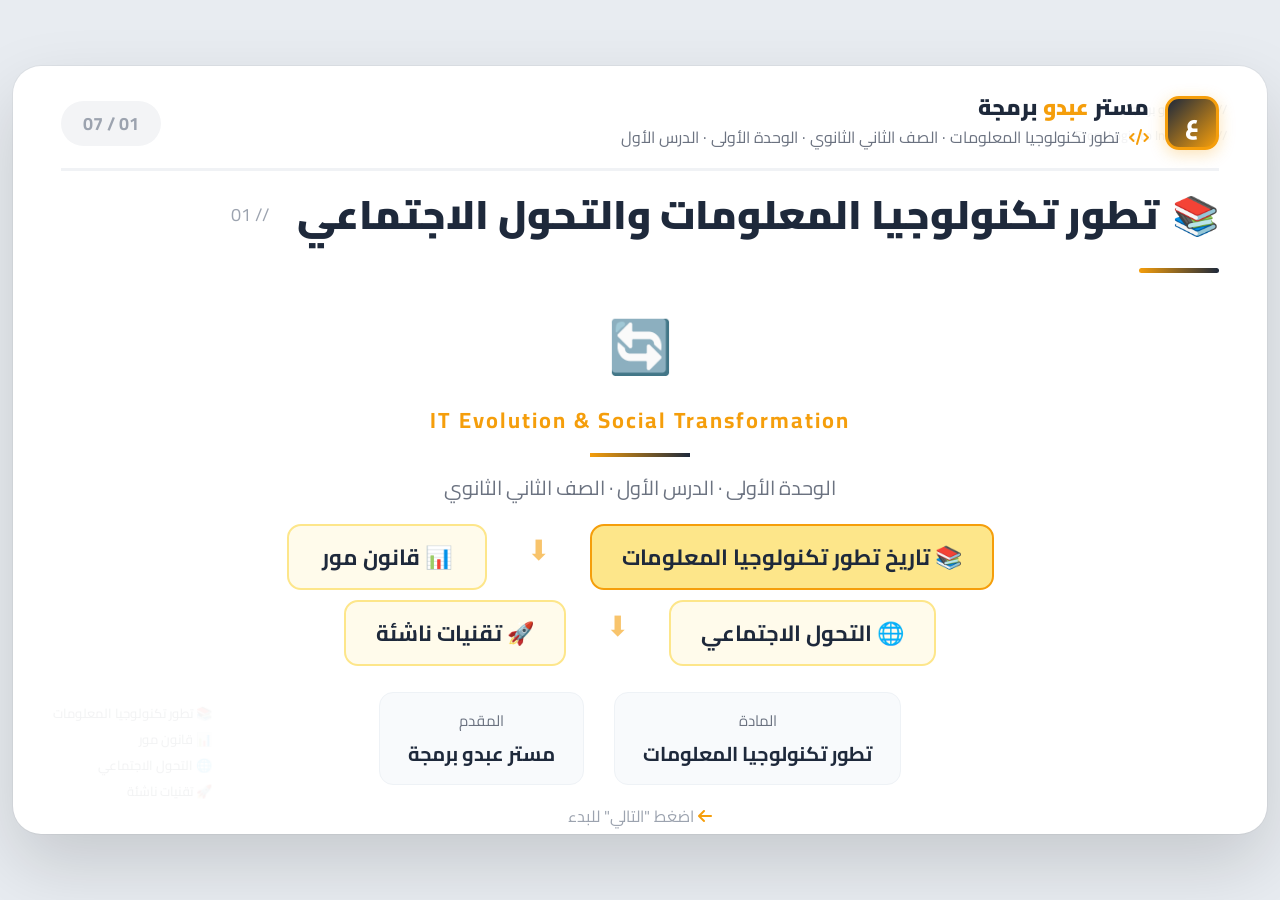
<file: 2-1-1.html>
<!DOCTYPE html>
<html lang="ar" dir="rtl">
<head>
    <meta charset="UTF-8">
    <meta name="viewport" content="width=device-width, initial-scale=1.0">
    <title>مستر عبدو برمجة - تطور تكنولوجيا المعلومات</title>
    <link href="https://fonts.googleapis.com/css2?family=Cairo:wght@400;600;700;800;900&display=swap" rel="stylesheet">
    <link rel="stylesheet" href="https://cdnjs.cloudflare.com/ajax/libs/font-awesome/6.4.0/css/all.min.css">
    <style>
        * {
            margin: 0;
            padding: 0;
            box-sizing: border-box;
        }

        body {
            font-family: 'Cairo', sans-serif;
            background: #e8ecf1;
            min-height: 100vh;
            display: flex;
            justify-content: center;
            align-items: center;
            overflow: hidden;
        }

        .presentation-container {
            width: 1366px;
            max-width: 98vw;
            height: 768px;
            max-height: 98vh;
            background: #ffffff;
            border-radius: 28px;
            box-shadow: 0 30px 70px rgba(0, 0, 0, 0.15), 0 0 0 1px rgba(0, 0, 0, 0.04);
            position: relative;
            overflow: hidden;
            display: flex;
            flex-direction: column;
        }

        .cover-decoration {
            position: absolute;
            pointer-events: none;
            z-index: 0;
            opacity: 0.04;
            font-family: 'Cairo', sans-serif;
            color: #1e293b;
            font-size: 14px;
            line-height: 2;
        }

        .cover-decoration.top-right {
            top: 30px;
            right: 40px;
            text-align: right;
            font-size: 13px;
            opacity: 0.05;
        }

        .cover-decoration.bottom-left {
            bottom: 30px;
            left: 40px;
            font-size: 13px;
            opacity: 0.05;
        }

        .slide-content {
            position: relative;
            z-index: 1;
            flex: 1;
            padding: 28px 48px 20px 48px;
            display: flex;
            flex-direction: column;
            overflow-y: auto;
        }

        .trainer-bar {
            display: flex;
            justify-content: space-between;
            align-items: center;
            padding-bottom: 16px;
            border-bottom: 3px solid #f0f2f5;
            flex-shrink: 0;
        }

        .trainer-info {
            display: flex;
            align-items: center;
            gap: 16px;
        }

        .trainer-avatar {
            width: 54px;
            height: 54px;
            border-radius: 14px;
            background: linear-gradient(135deg, #1e293b, #f59e0b);
            display: flex;
            align-items: center;
            justify-content: center;
            font-size: 24px;
            color: #fff;
            font-weight: 900;
            box-shadow: 0 4px 16px rgba(245, 158, 11, 0.3);
            border: 3px solid #f59e0b;
        }

        .trainer-details h4 {
            color: #1e293b;
            font-size: 22px;
            font-weight: 900;
            line-height: 1.2;
        }

        .trainer-details h4 span {
            color: #f59e0b;
        }

        .trainer-details .sub {
            color: #6b7280;
            font-size: 16px;
            font-weight: 400;
            margin-top: 2px;
        }

        .trainer-details .sub i {
            color: #f59e0b;
            margin-left: 6px;
        }

        .slide-counter {
            color: #9ca3af;
            font-size: 18px;
            font-weight: 700;
            background: #f3f4f6;
            padding: 6px 22px;
            border-radius: 24px;
            font-family: 'Cairo', sans-serif;
        }

        .slide-body {
            flex: 1;
            display: flex;
            flex-direction: column;
            justify-content: center;
            padding: 6px 0;
        }

        .slide-title {
            font-size: 40px;
            font-weight: 900;
            color: #1e293b;
            margin-bottom: 16px;
            display: flex;
            align-items: center;
            gap: 14px;
        }

        .slide-title .icon {
            font-size: 38px;
        }

        .slide-title .highlight {
            color: #f59e0b;
        }

        .slide-title .subtitle-line {
            font-size: 18px;
            font-weight: 400;
            color: #9ca3af;
            margin-right: 14px;
        }

        .divider {
            width: 80px;
            height: 5px;
            background: linear-gradient(90deg, #f59e0b, #1e293b);
            border-radius: 4px;
            margin-bottom: 20px;
        }

        .card {
            background: #ffffff;
            border-radius: 20px;
            padding: 26px 32px;
            box-shadow: 0 2px 16px rgba(0, 0, 0, 0.06), 0 0 0 1px rgba(0, 0, 0, 0.03);
            transition: all 0.3s ease;
            border: 1px solid #f0f2f5;
        }

        .card:hover {
            box-shadow: 0 10px 40px rgba(245, 158, 11, 0.08);
            transform: translateY(-2px);
            border-color: #f59e0b;
        }

        .card p,
        .card li {
            color: #1f2937;
            font-size: 24px;
            line-height: 2;
        }

        .card ul {
            list-style: none;
            padding: 0;
        }

        .card ul li {
            padding: 6px 0;
            padding-right: 34px;
            position: relative;
            font-size: 23px;
        }

        .card ul li::before {
            content: "▸";
            position: absolute;
            right: 0;
            color: #f59e0b;
            font-weight: 700;
            font-size: 26px;
        }

        .example-box {
            background: #fffbeb;
            border-radius: 16px;
            padding: 18px 24px;
            margin-top: 14px;
            border-right: 5px solid #f59e0b;
        }

        .example-box .label {
            color: #6b7280;
            font-size: 18px;
            font-weight: 600;
            display: block;
            margin-bottom: 6px;
        }

        .example-box .content {
            color: #1f2937;
            font-size: 22px;
            line-height: 1.8;
        }

        .punchline {
            margin-top: 16px;
            padding: 14px 22px;
            background: #fffbeb;
            border-radius: 14px;
            border-right: 5px solid #f59e0b;
            font-size: 24px;
            color: #1e293b;
            font-weight: 700;
        }

        .punchline i {
            color: #f59e0b;
            margin-left: 12px;
            font-size: 26px;
        }

        .concept-map {
            display: flex;
            flex-direction: column;
            align-items: center;
            gap: 4px;
            padding: 10px 0;
        }

        .concept-map .node {
            background: #fffbeb;
            padding: 10px 30px;
            border-radius: 14px;
            border: 2px solid #fde68a;
            font-size: 22px;
            font-weight: 700;
            color: #1e293b;
            transition: all 0.3s ease;
            min-width: 200px;
            text-align: center;
        }

        .concept-map .node:hover {
            border-color: #f59e0b;
            background: #fde68a;
        }

        .concept-map .node.highlight {
            border-color: #f59e0b;
            background: #fde68a;
        }

        .concept-map .arrow {
            color: #f59e0b;
            font-size: 28px;
            opacity: 0.6;
        }

        .concept-map .row {
            display: flex;
            justify-content: center;
            gap: 40px;
            flex-wrap: wrap;
        }

        /* ===== TABLE STYLES ===== */
        .table-wrapper {
            overflow-x: auto;
            margin-top: 12px;
            border-radius: 14px;
            border: 1px solid #f0f2f5;
        }

        .table-wrapper table {
            width: 100%;
            border-collapse: collapse;
            font-size: 20px;
            font-family: 'Cairo', sans-serif;
        }

        .table-wrapper thead {
            background: #f59e0b;
            color: #fff;
        }

        .table-wrapper th {
            padding: 14px 20px;
            text-align: center;
            font-size: 20px;
            font-weight: 800;
            border: 1px solid #f59e0b;
        }

        .table-wrapper td {
            padding: 12px 18px;
            text-align: center;
            border: 1px solid #e5e7eb;
            color: #1f2937;
            font-size: 19px;
            line-height: 1.6;
        }

        .table-wrapper tr:nth-child(even) {
            background: #fffbeb;
        }

        .table-wrapper tr:hover {
            background: #fde68a;
        }

        .table-wrapper .highlight-cell {
            font-weight: 700;
            color: #f59e0b;
        }

        /* ===== TIMELINE ===== */
        .timeline-grid {
            display: grid;
            grid-template-columns: 1fr 1fr;
            gap: 16px;
            margin-top: 10px;
        }

        .timeline-item {
            background: #fffbeb;
            padding: 16px 20px;
            border-radius: 14px;
            border-right: 4px solid #f59e0b;
            transition: all 0.3s ease;
        }

        .timeline-item:hover {
            background: #fde68a;
            transform: translateX(-3px);
        }

        .timeline-item .period {
            font-size: 18px;
            font-weight: 800;
            color: #f59e0b;
        }

        .timeline-item .title {
            font-size: 18px;
            font-weight: 700;
            color: #1e293b;
            margin-top: 2px;
        }

        .timeline-item .desc {
            font-size: 16px;
            color: #6b7280;
            margin-top: 4px;
        }

        /* ===== SOCIAL CHANGE GRID ===== */
        .social-grid {
            display: grid;
            grid-template-columns: 1fr 1fr 1fr 1fr 1fr;
            gap: 12px;
            margin-top: 10px;
        }

        .social-item {
            background: #fffbeb;
            padding: 16px 14px;
            border-radius: 14px;
            text-align: center;
            border: 1px solid #fde68a;
            transition: all 0.3s ease;
        }

        .social-item:hover {
            transform: translateY(-3px);
            background: #fde68a;
            border-color: #f59e0b;
        }

        .social-item .emoji {
            font-size: 32px;
            display: block;
            margin-bottom: 4px;
        }

        .social-item .name {
            font-size: 16px;
            font-weight: 800;
            color: #1e293b;
        }

        .social-item .desc {
            font-size: 13px;
            color: #6b7280;
            margin-top: 4px;
        }

        /* ===== TECH GRID ===== */
        .tech-grid {
            display: grid;
            grid-template-columns: 1fr 1fr 1fr;
            gap: 16px;
            margin-top: 10px;
        }

        .tech-item {
            background: #fffbeb;
            padding: 18px 20px;
            border-radius: 14px;
            border-top: 4px solid #f59e0b;
            transition: all 0.3s ease;
        }

        .tech-item:hover {
            transform: translateY(-3px);
            background: #fde68a;
        }

        .tech-item .name {
            font-size: 18px;
            font-weight: 800;
            color: #1e293b;
            text-align: center;
        }

        .tech-item .desc {
            font-size: 16px;
            color: #6b7280;
            margin-top: 6px;
        }

        /* ===== MOORE'S LAW ===== */
        .moore-box {
            background: #fffbeb;
            padding: 18px 24px;
            border-radius: 14px;
            border-right: 5px solid #f59e0b;
            margin-top: 10px;
        }

        .moore-box .title {
            font-size: 20px;
            font-weight: 800;
            color: #1e293b;
        }

        .moore-box .desc {
            font-size: 18px;
            color: #1f2937;
            margin-top: 4px;
        }

        .moore-box .challenges {
            font-size: 16px;
            color: #6b7280;
            margin-top: 6px;
        }

        /* ===== CONTROLS ===== */
        .controls {
            display: flex;
            justify-content: space-between;
            align-items: center;
            padding-top: 14px;
            border-top: 3px solid #f0f2f5;
            flex-shrink: 0;
        }

        .dots {
            display: flex;
            gap: 10px;
        }

        .dot {
            width: 12px;
            height: 12px;
            border-radius: 50%;
            background: #d1d5db;
            transition: all 0.3s ease;
            cursor: pointer;
        }

        .dot.active {
            background: #f59e0b;
            box-shadow: 0 0 20px rgba(245, 158, 11, 0.3);
            width: 36px;
            border-radius: 8px;
        }

        .dot:hover {
            background: #f59e0b;
            opacity: 0.6;
        }

        .btn-group {
            display: flex;
            gap: 12px;
        }

        .btn {
            background: #f3f4f6;
            border: 1px solid #e5e7eb;
            color: #374151;
            padding: 10px 22px;
            border-radius: 14px;
            cursor: pointer;
            font-family: 'Cairo', sans-serif;
            font-size: 16px;
            font-weight: 700;
            transition: all 0.3s ease;
            display: flex;
            align-items: center;
            gap: 10px;
        }

        .btn:hover {
            background: #e5e7eb;
            border-color: #f59e0b;
            color: #1e293b;
            transform: translateY(-2px);
            box-shadow: 0 6px 20px rgba(0, 0, 0, 0.08);
        }

        .btn-primary {
            background: #1e293b;
            border: none;
            color: #fff;
        }

        .btn-primary:hover {
            background: #f59e0b;
            color: #fff;
            box-shadow: 0 6px 24px rgba(245, 158, 11, 0.3);
        }

        .btn-icon {
            width: 48px;
            height: 48px;
            padding: 0;
            justify-content: center;
            border-radius: 50%;
            font-size: 18px;
        }

        .fade-in {
            animation: fadeIn 0.5s ease forwards;
        }

        @keyframes fadeIn {
            from {
                opacity: 0;
                transform: translateY(16px);
            }
            to {
                opacity: 1;
                transform: translateY(0);
            }
        }

        .slide-enter {
            animation: slideEnter 0.4s cubic-bezier(0.25, 0.46, 0.45, 0.94) forwards;
        }

        @keyframes slideEnter {
            from {
                opacity: 0;
                transform: translateX(30px);
            }
            to {
                opacity: 1;
                transform: translateX(0);
            }
        }

        .slide-content::-webkit-scrollbar {
            width: 5px;
        }
        .slide-content::-webkit-scrollbar-track {
            background: #f1f1f1;
            border-radius: 10px;
        }
        .slide-content::-webkit-scrollbar-thumb {
            background: #d1d5db;
            border-radius: 10px;
        }

        /* Quiz Styles */
        .quiz-section-title {
            font-size: 32px;
            font-weight: 900;
            color: #1e293b;
            text-align: center;
            margin-bottom: 16px;
        }

        .quiz-section-title .icon {
            font-size: 36px;
        }

        .quiz-section-title .sub {
            font-size: 18px;
            color: #6b7280;
            font-weight: 400;
            display: block;
            margin-top: 4px;
        }

        .quiz-item {
            background: #ffffff;
            border-radius: 18px;
            padding: 20px 26px;
            margin-bottom: 16px;
            border: 2px solid #eef2f6;
            transition: all 0.3s ease;
            position: relative;
        }

        .quiz-item:last-child {
            margin-bottom: 0;
        }

        .quiz-item:hover {
            border-color: #f59e0b;
            box-shadow: 0 4px 20px rgba(245, 158, 11, 0.08);
        }

        .quiz-item .question-header {
            display: flex;
            justify-content: space-between;
            align-items: flex-start;
            gap: 16px;
        }

        .quiz-item .question-text {
            font-size: 20px;
            color: #1e293b;
            font-weight: 700;
            line-height: 1.8;
            flex: 1;
        }

        .quiz-item .question-text .q-num {
            color: #f59e0b;
            font-weight: 900;
            margin-left: 8px;
        }

        .quiz-item .question-text .sub-q {
            font-weight: 400;
            color: #4b5563;
            font-size: 18px;
            display: block;
            padding-right: 30px;
            margin-top: 4px;
        }

        .quiz-item .question-text .sub-q .letter {
            color: #f59e0b;
            font-weight: 700;
        }

        .btn-show-answer {
            background: #1e293b;
            color: #fff;
            border: none;
            padding: 8px 20px;
            border-radius: 12px;
            font-family: 'Cairo', sans-serif;
            font-size: 15px;
            font-weight: 700;
            cursor: pointer;
            transition: all 0.3s ease;
            white-space: nowrap;
            flex-shrink: 0;
            margin-top: 4px;
        }

        .btn-show-answer:hover {
            background: #f59e0b;
            transform: translateY(-2px);
            box-shadow: 0 4px 16px rgba(245, 158, 11, 0.3);
        }

        .btn-show-answer.showing {
            background: #f59e0b;
        }

        .btn-show-answer.showing:hover {
            background: #d97706;
        }

        .answer-box {
            margin-top: 12px;
            padding: 14px 20px;
            background: #fffbeb;
            border-radius: 12px;
            border-right: 4px solid #f59e0b;
            display: none;
            font-size: 18px;
            color: #1f2937;
            line-height: 1.8;
        }

        .answer-box.show {
            display: block;
            animation: fadeIn 0.4s ease forwards;
        }

        .answer-box .ans-label {
            color: #f59e0b;
            font-weight: 700;
        }

        .answer-box .explanation {
            color: #6b7280;
            font-size: 17px;
            margin-top: 4px;
        }

        .answer-box .explanation i {
            color: #f59e0b;
            margin-left: 6px;
        }

        .quiz-divider {
            border: none;
            border-top: 2px dashed #fde68a;
            margin: 18px 0;
        }

        @media (max-width: 1024px) {
            .slide-title {
                font-size: 32px;
            }
            .card p,
            .card li {
                font-size: 20px;
            }
            .concept-map .node {
                font-size: 18px;
                padding: 8px 20px;
                min-width: 150px;
            }
            .social-grid {
                grid-template-columns: 1fr 1fr 1fr;
            }
            .tech-grid {
                grid-template-columns: 1fr 1fr;
            }
            .timeline-grid {
                grid-template-columns: 1fr;
            }
            .table-wrapper table {
                font-size: 17px;
            }
        }

        @media (max-width: 768px) {
            .presentation-container {
                height: 100vh;
                max-height: 100vh;
                border-radius: 0;
                max-width: 100vw;
            }
            .slide-content {
                padding: 14px 16px 10px 16px;
            }
            .slide-title {
                font-size: 24px;
            }
            .card p,
            .card li {
                font-size: 17px;
            }
            .card ul li {
                font-size: 17px;
                padding-right: 24px;
            }
            .social-grid {
                grid-template-columns: 1fr 1fr;
            }
            .tech-grid {
                grid-template-columns: 1fr;
            }
            .timeline-grid {
                grid-template-columns: 1fr;
            }
            .trainer-avatar {
                width: 42px;
                height: 42px;
                font-size: 18px;
            }
            .trainer-details h4 {
                font-size: 17px;
            }
            .trainer-details .sub {
                font-size: 13px;
            }
            .btn span {
                display: none;
            }
            .cover-decoration {
                display: none;
            }
            .concept-map .node {
                font-size: 15px;
                padding: 6px 14px;
                min-width: 120px;
            }
            .concept-map .arrow {
                font-size: 20px;
            }
            .punchline {
                font-size: 18px;
            }
            .slide-counter {
                font-size: 14px;
                padding: 4px 14px;
            }
            .quiz-item .question-text {
                font-size: 16px;
            }
            .quiz-item .question-text .sub-q {
                font-size: 15px;
                padding-right: 0;
            }
            .btn-show-answer {
                font-size: 13px;
                padding: 6px 14px;
            }
            .answer-box {
                font-size: 16px;
                padding: 10px 14px;
            }
            .quiz-section-title {
                font-size: 24px;
            }
            .table-wrapper table {
                font-size: 15px;
            }
            .table-wrapper th,
            .table-wrapper td {
                padding: 8px 10px;
                font-size: 15px;
            }
        }

        @media (max-width: 480px) {
            .slide-title {
                font-size: 20px;
            }
            .card {
                padding: 14px 16px;
            }
            .card p,
            .card li {
                font-size: 15px;
            }
            .social-grid {
                grid-template-columns: 1fr;
            }
            .quiz-item .question-text {
                font-size: 15px;
            }
            .answer-box {
                font-size: 14px;
            }
            .table-wrapper table {
                font-size: 13px;
            }
            .table-wrapper th,
            .table-wrapper td {
                padding: 6px 8px;
                font-size: 13px;
            }
        }
    </style>
</head>
<body>

    <div class="presentation-container" id="app">
        <!-- Decorative Elements -->
        <div class="cover-decoration top-right">
            // مستر عبدو برمجة<br>
            // From Logic to Innovation
        </div>
        <div class="cover-decoration bottom-left">
            📚 تطور تكنولوجيا المعلومات<br>
            📊 قانون مور<br>
            🌐 التحول الاجتماعي<br>
            🚀 تقنيات ناشئة
        </div>

        <div class="slide-content" id="slideContent">
            <!-- Trainer Bar -->
            <div class="trainer-bar">
                <div class="trainer-info">
                    <div class="trainer-avatar">ع</div>
                    <div class="trainer-details">
                        <h4>مستر <span>عبدو</span> برمجة</h4>
                        <div class="sub"><i class="fas fa-code"></i> تطور تكنولوجيا المعلومات · الصف الثاني الثانوي · الوحدة الأولى · الدرس الأول</div>
                    </div>
                </div>
                <div class="slide-counter" id="slideCounter">٠١ / ٠٧</div>
            </div>

            <!-- Slide Body -->
            <div class="slide-body" id="slideBody"></div>

            <!-- Controls -->
            <div class="controls">
                <div class="dots" id="dotsContainer"></div>
                <div class="btn-group">
                    <button class="btn btn-icon" id="prevBtn" title="السابق"><i class="fas fa-chevron-right"></i></button>
                    <button class="btn btn-icon" id="nextBtn" title="التالي"><i class="fas fa-chevron-left"></i></button>
                    <button class="btn" id="autoBtn" title="تشغيل تلقائي"><i class="fas fa-play"></i> <span>تلقائي</span></button>
                    <button class="btn btn-primary btn-icon" id="fullscreenBtn" title="عرض كامل"><i class="fas fa-expand"></i></button>
                </div>
            </div>
        </div>
    </div>

    <script>
        // ============================================================
        //  DATA - تطور تكنولوجيا المعلومات والتحول الاجتماعي
        // ============================================================
        const slides = [{
            id: 0,
            title: 'تطور تكنولوجيا المعلومات والتحول الاجتماعي',
            icon: '📚',
            content: `
                <div style="text-align:center;padding:4px 0;">
                    <div style="font-size:52px;margin-bottom:4px;">🔄</div>
                    <div style="font-family:'Cairo',sans-serif;color:#f59e0b;font-size:22px;font-weight:700;letter-spacing:2px;">
                        IT Evolution & Social Transformation
                    </div>
                    <div style="width:100px;height:4px;background:linear-gradient(90deg,#f59e0b,#1e293b);margin:12px auto;"></div>
                    <div style="font-size:20px;color:#6b7280;margin-bottom:8px;">الوحدة الأولى · الدرس الأول · الصف الثاني الثانوي</div>

                    <!-- الخريطة المفاهيمية -->
                    <div class="concept-map">
                        <div class="row">
                            <div class="node highlight">📚 تاريخ تطور تكنولوجيا المعلومات</div>
                            <div class="arrow">⬇</div>
                            <div class="node">📊 قانون مور</div>
                        </div>
                        <div class="row" style="margin-top:6px;">
                            <div class="node">🌐 التحول الاجتماعي</div>
                            <div class="arrow">⬇</div>
                            <div class="node">🚀 تقنيات ناشئة</div>
                        </div>
                    </div>

                    <div style="margin-top:16px;display:flex;justify-content:center;gap:30px;flex-wrap:wrap;">
                        <div style="background:#f8fafc;padding:12px 28px;border-radius:14px;border:1px solid #eef2f6;">
                            <span style="color:#6b7280;font-size:15px;">المادة</span>
                            <h3 style="color:#1e293b;font-size:20px;">تطور تكنولوجيا المعلومات</h3>
                        </div>
                        <div style="background:#f8fafc;padding:12px 28px;border-radius:14px;border:1px solid #eef2f6;">
                            <span style="color:#6b7280;font-size:15px;">المقدم</span>
                            <h3 style="color:#1e293b;font-size:20px;">مستر عبدو برمجة</h3>
                        </div>
                    </div>

                    <div style="margin-top:16px;color:#9ca3af;font-size:16px;">
                        <i class="fas fa-arrow-left" style="color:#f59e0b;"></i> اضغط "التالي" للبدء
                    </div>
                </div>
            `
        }, {
            id: 1,
            title: 'تاريخ تطور تكنولوجيا المعلومات',
            icon: '📚',
            content: `
                <div class="card">
                    <div style="font-size:22px;font-weight:700;color:#1e293b;margin-bottom:8px;">📌 ملخص مراحل تطور تكنولوجيا المعلومات</div>
                    <div style="color:#6b7280;font-size:17px;margin-bottom:10px;">
                        تطورت تقنيات المعلومات عبر مراحل متتابعة، وأصبحت الأجهزة أصغر حجمًا وأكثر ترابطًا
                    </div>

                    <div class="timeline-grid">
                        <div class="timeline-item">
                            <div class="period">🟠 1940s - 1960s</div>
                            <div class="title">ظهور الحواسيب الإلكترونية</div>
                            <div class="desc">استخدام الصمامات المفرغة، حواسب تملأ غرفة بأكملها (مثل ENIAC) — استخدامات عسكرية وعلمية</div>
                        </div>
                        <div class="timeline-item">
                            <div class="period">🟢 1970s - 1980s</div>
                            <div class="title">انتشار الحواسب الشخصية (PCs)</div>
                            <div class="desc">بداية استخدام الأفراد للحاسب الآلي</div>
                        </div>
                        <div class="timeline-item">
                            <div class="period">🔵 1990s</div>
                            <div class="title">إتاحة الإنترنت للاستخدام التجاري</div>
                            <div class="desc">ظهور شبكة الويب، انتشار الوصول العالمي إلى المعلومات والبريد الإلكتروني</div>
                        </div>
                        <div class="timeline-item">
                            <div class="period">📱 2000 - 2010</div>
                            <div class="title">ظهور الهواتف الذكية</div>
                            <div class="desc">انتشار سريع للإنترنت عبر الهواتف المحمولة (مثل الآيفون)</div>
                        </div>
                        <div class="timeline-item" style="grid-column: 1 / -1; border-right-color:#f59e0b;">
                            <div class="period">☁️ 2010 فصاعداً</div>
                            <div class="title">انتشار الحوسبة السحابية</div>
                            <div class="desc">تحليل البيانات الضخمة (Big Data)، الذكاء الاصطناعي، تقديم موارد تكنولوجيا المعلومات كخدمات عبر الإنترنت</div>
                        </div>
                    </div>
                </div>
                <div class="punchline"><i class="fas fa-quote-right"></i> "في كل مرحلة، أضافت تكنولوجيا المعلومات جهازًا جديدًا، وغيّرت معه طريقة تواصل المجتمع وعمله وتجارته"</div>
            `
        }, {
            id: 2,
            title: 'قانون مور (Moore\'s Law)',
            icon: '📊',
            content: `
                <div class="card">
                    <div style="font-size:22px;font-weight:700;color:#1e293b;margin-bottom:8px;">📊 قانون مور (Moore's Law)</div>

                    <div class="moore-box">
                        <div class="title">📌 التعريف</div>
                        <div class="desc">هو ملاحظة تجريبية (وليست قانوناً فيزيائياً ثابتاً) تنص على أن <span style="color:#f59e0b;font-weight:700;">عدد الترانزستورات في الدوائر المتكاملة يتضاعف تقريبًا كل عامين</span></div>
                        <div class="challenges" style="margin-top:8px;">
                            <span style="font-weight:700;">✅ التأثير:</span> أسهم هذا الاتجاه لعقود في زيادة قدرات الحوسبة وتحسين أداء المعالجات
                        </div>
                        <div class="challenges" style="margin-top:4px;">
                            <span style="font-weight:700;color:#ef4444;">⚠️ التحديات:</span> يواجه استمرار تصغير مكونات الدوائر تحديات هندسية وفيزيائية (تيارات التسرب، تأثيرات كمومية مثل النفق الكمومي)
                        </div>
                        <div class="challenges" style="margin-top:4px;color:#f59e0b;">
                            <span style="font-weight:700;">🔄 الحلول:</span> تحسين الأداء يعتمد حالياً على "تعدد الأنوية"، "المعالجة المتوازية"، تصميمات متخصصة، والاتجاه نحو "الحوسبة الكمومية"
                        </div>
                    </div>

                    <div style="background:#fef3c7;padding:12px 18px;border-radius:12px;border-right:4px solid #f59e0b;margin-top:10px;">
                        <span style="color:#92400e;font-weight:700;">💡 خلاصة:</span>
                        <span style="color:#1f2937;font-size:18px;">قانون مور هو محرك تطور التكنولوجيا لعقود، لكنه يواجه تحديات فيزيائية تدفع نحو حلول جديدة</span>
                    </div>
                </div>
                <div class="punchline"><i class="fas fa-quote-right"></i> "قانون مور هو نبض تطور التكنولوجيا، لكن التحديات الجديدة تفتح آفاقاً جديدة"</div>
            `
        }, {
            id: 3,
            title: 'التغيرات الاجتماعية الناتجة عن تكنولوجيا المعلومات',
            icon: '🌐',
            content: `
                <div class="card">
                    <div style="font-size:22px;font-weight:700;color:#1e293b;margin-bottom:8px;">🌐 التغيرات الاجتماعية الناتجة عن تكنولوجيا المعلومات</div>
                    <div style="color:#6b7280;font-size:17px;margin-bottom:10px;">
                        أحدثت تكنولوجيا المعلومات <span style="color:#f59e0b;font-weight:700;">5 تحولات مجتمعية رئيسية</span>
                    </div>

                    <div class="social-grid">
                        <div class="social-item">
                            <span class="emoji">💬</span>
                            <div class="name">شبكات التواصل الاجتماعي</div>
                            <div class="desc">منصات تتيح التواصل ونشر المحتوى ومشاركته بسرعة</div>
                        </div>
                        <div class="social-item">
                            <span class="emoji">🛒</span>
                            <div class="name">التجارة الإلكترونية</div>
                            <div class="desc">بيع وشراء السلع والخدمات عبر الإنترنت (مثل أمازون، إيباي)</div>
                        </div>
                        <div class="social-item">
                            <span class="emoji">🏠</span>
                            <div class="name">العمل عن بُعد</div>
                            <div class="desc">أداء المهام من المنزل أو موقع بعيد باستخدام الإنترنت</div>
                        </div>
                        <div class="social-item">
                            <span class="emoji">🎓</span>
                            <div class="name">التعلم عبر الإنترنت</div>
                            <div class="desc">تقديم الدروس والمواد التعليمية عبر الإنترنت</div>
                        </div>
                        <div class="social-item">
                            <span class="emoji">💳</span>
                            <div class="name">الدفع غير النقدي</div>
                            <div class="desc">دفع قيمة السلع بوسائل غير نقدية (بطاقات، تطبيقات، QR)</div>
                        </div>
                    </div>

                    <div style="margin-top:12px;background:#fffbeb;padding:12px 18px;border-radius:12px;border-right:4px solid #f59e0b;">
                        <span style="color:#6b7280;font-size:17px;">📌 هذه التحولات غيرت طريقة عيشنا وعملنا وتواصلنا</span>
                    </div>
                </div>
                <div class="punchline"><i class="fas fa-quote-right"></i> "التكنولوجيا لم تغير أدواتنا فقط، بل غيرت طريقة حياتنا بالكامل"</div>
            `
        }, {
            id: 4,
            title: 'تقنيات ناشئة بارزة',
            icon: '🚀',
            content: `
                <div class="card">
                    <div style="font-size:22px;font-weight:700;color:#1e293b;margin-bottom:8px;">🚀 تقنيات ناشئة بارزة</div>

                    <div class="tech-grid">
                        <div class="tech-item">
                            <div class="name">🚗 القيادة الذاتية</div>
                            <div class="desc">تستخدم الذكاء الاصطناعي والكاميرات والمستشعرات. تُعالج البيانات محلياً بـ <span style="color:#f59e0b;font-weight:700;">الحوسبة الطرفية</span> لتقليل زمن الاستجابة</div>
                        </div>
                        <div class="tech-item">
                            <div class="name">🥽 الواقع المعزز (AR) والواقع الافتراضي (VR)</div>
                            <div class="desc"><span style="font-weight:700;">AR:</span> تُضيف عناصر رقمية إلى العالم الحقيقي<br>
                            <span style="font-weight:700;">VR:</span> تضع المستخدم داخل بيئة افتراضية مُولّدة حاسوبياً</div>
                        </div>
                        <div class="tech-item">
                            <div class="name">⚛️ الحوسبة الكمومية</div>
                            <div class="desc">تستخدم خصائص ميكانيكا الكم. تعتمد على <span style="color:#f59e0b;font-weight:700;">الكيوبت (Qubit)</span> الذي يحمل مزيجاً من 0 و 1 معاً، متفوقة في مسائل محددة</div>
                        </div>
                    </div>

                    <div style="margin-top:12px;background:#fef3c7;padding:12px 18px;border-radius:12px;border-right:4px solid #f59e0b;">
                        <span style="color:#92400e;font-weight:700;">📌 المصطلحات الأساسية:</span>
                        <span style="color:#1f2937;font-size:17px;">
                            <span style="font-weight:700;color:#f59e0b;">الحوسبة الطرفية (Edge Computing):</span> معالجة البيانات على الجهاز نفسه فوراً بدلاً من إرسالها للسحابة
                        </span>
                    </div>
                </div>
                <div class="punchline"><i class="fas fa-quote-right"></i> "التقنيات الناشئة ترسم ملامح المستقبل الذي نعيشه اليوم"</div>
            `
        }, {
            id: 5,
            title: '📝 اختبر تركيزك - الجزء الأول',
            icon: '📝',
            content: `
                <div class="quiz-section-title">
                    <span class="icon">📝</span> اختبر تركيزك - الجزء الأول
                    <span class="sub">اضغط على زر "إظهار الإجابة" بجانب كل سؤال لمعرفة الإجابة</span>
                </div>

                <!-- السؤال 1 -->
                <div class="quiz-item">
                    <div class="question-header">
                        <div class="question-text">
                            <span class="q-num">1.</span> ما اسم الملاحظة التجريبية القائلة إن "عدد الترانزستورات في الدائرة المتكاملة يتضاعف تقريبًا كل عامين"؟
                        </div>
                        <button class="btn-show-answer" onclick="toggleAnswer(this)">إظهار الإجابة</button>
                    </div>
                    <div class="answer-box">
                        <span class="ans-label">✅ الإجابة:</span> قانون مور (Moore's Law)
                        <div class="explanation"><i class="fas fa-arrow-left"></i> قانون مور هو ملاحظة تجريبية وليست قانوناً فيزيائياً ثابتاً</div>
                    </div>
                </div>

                <!-- السؤال 2 -->
                <div class="quiz-item">
                    <div class="question-header">
                        <div class="question-text">
                            <span class="q-num">2.</span> ما المصطلح الذي يشير إلى بيع السلع والخدمات وشرائها عبر الإنترنت؟
                        </div>
                        <button class="btn-show-answer" onclick="toggleAnswer(this)">إظهار الإجابة</button>
                    </div>
                    <div class="answer-box">
                        <span class="ans-label">✅ الإجابة:</span> التجارة الإلكترونية (E-commerce)
                        <div class="explanation"><i class="fas fa-arrow-left"></i> مثل أمازون وإيباي</div>
                    </div>
                </div>

                <!-- السؤال 3 -->
                <div class="quiz-item">
                    <div class="question-header">
                        <div class="question-text">
                            <span class="q-num">3.</span> ما المصطلح الذي يصف أداء الشخص عمله من المنزل أو من موقع بعيد عبر الإنترنت؟
                        </div>
                        <button class="btn-show-answer" onclick="toggleAnswer(this)">إظهار الإجابة</button>
                    </div>
                    <div class="answer-box">
                        <span class="ans-label">✅ الإجابة:</span> العمل عن بُعد (Remote Work)
                        <div class="explanation"><i class="fas fa-arrow-left"></i> نمط عمل يقلل من الحاجة إلى التنقل اليومي</div>
                    </div>
                </div>

                <!-- السؤال 4 -->
                <div class="quiz-item">
                    <div class="question-header">
                        <div class="question-text">
                            <span class="q-num">4.</span> ما المصطلح الذي يشير إلى نظام إجراء المدفوعات بالنقود الإلكترونية ورموز QR وغيرها، دون استخدام النقد؟
                        </div>
                        <button class="btn-show-answer" onclick="toggleAnswer(this)">إظهار الإجابة</button>
                    </div>
                    <div class="answer-box">
                        <span class="ans-label">✅ الإجابة:</span> الدفع غير النقدي (Cashless Payment)
                        <div class="explanation"><i class="fas fa-arrow-left"></i> يعتمد على البطاقات المصرفية وتطبيقات الهاتف</div>
                    </div>
                </div>

                <!-- السؤال 5 -->
                <div class="quiz-item">
                    <div class="question-header">
                        <div class="question-text">
                            <span class="q-num">5.</span> ما المصطلح الذي يشير إلى التقنية التي تستخدم الذكاء الاصطناعي لقيادة مركبة بأقل تدخل بشري؟
                        </div>
                        <button class="btn-show-answer" onclick="toggleAnswer(this)">إظهار الإجابة</button>
                    </div>
                    <div class="answer-box">
                        <span class="ans-label">✅ الإجابة:</span> القيادة الذاتية (Self-driving)
                        <div class="explanation"><i class="fas fa-arrow-left"></i> تستخدم كاميرات ومستشعرات لإدراك محيطها</div>
                    </div>
                </div>

                <hr class="quiz-divider">

                <div style="text-align:center;color:#6b7280;font-size:16px;margin-top:8px;">
                    <i class="fas fa-lightbulb" style="color:#f59e0b;"></i> حاول الإجابة بنفسك قبل الضغط على زر الإجابة
                </div>
            `
        }, {
            id: 6,
            title: '📝 اختبر تركيزك - الجزء الثاني',
            icon: '📝',
            content: `
                <div class="quiz-section-title">
                    <span class="icon">📝</span> اختبر تركيزك - الجزء الثاني
                    <span class="sub">اضغط على زر "إظهار الإجابة" بجانب كل سؤال لمعرفة الإجابة</span>
                </div>

                <!-- السؤال 6 -->
                <div class="quiz-item">
                    <div class="question-header">
                        <div class="question-text">
                            <span class="q-num">6.</span> صنّف كل مثال من (1 - 4) ضمن الفئة الأنسب: (أ) تغيرات في الحياة اليومية، (ب) تغيرات في الصناعة والاقتصاد، (ج) تغيرات في الرعاية الصحية والتعليم:
                            <span class="sub-q">1. شراء منتجات عبر التسوق الإلكتروني.</span>
                            <span class="sub-q">2. الدفع مقابل المشتريات بتطبيق دفع على الهاتف الذكي.</span>
                            <span class="sub-q">3. مشاركة الصور مع الأصدقاء على شبكات التواصل الاجتماعي.</span>
                            <span class="sub-q">4. شركة تُطبّق نظام العمل من المنزل.</span>
                        </div>
                        <button class="btn-show-answer" onclick="toggleAnswer(this)">إظهار الإجابة</button>
                    </div>
                    <div class="answer-box">
                        <span class="ans-label">✅ الإجابة:</span>
                        1. (ب) تغيرات في الصناعة والاقتصاد — يغير شكل حركة البيع والشراء<br>
                        2. (أ) تغيرات في الحياة اليومية — يسهل المعاملات اليومية للأفراد<br>
                        3. (أ) تغيرات في الحياة اليومية — يغير طريقة تواصل الأفراد اجتماعياً<br>
                        4. (ب) تغيرات في الصناعة والاقتصاد — يغير هيكل بيئة العمل
                        <div class="explanation"><i class="fas fa-arrow-left"></i> بعض التغيرات تمس أكثر من مجال</div>
                    </div>
                </div>

                <!-- السؤال 7 -->
                <div class="quiz-item">
                    <div class="question-header">
                        <div class="question-text">
                            <span class="q-num">7.</span> من بين الخيارات التالية (أ - د)، اختر الخيار الذي لا يُعد وصفاً مناسباً لتقنية ناشئة:
                            <span class="sub-q"><span class="letter">(أ)</span> القيادة الذاتية تستخدم الذكاء الاصطناعي للمساعدة على قيادة المركبة.</span>
                            <span class="sub-q"><span class="letter">(ب)</span> الواقع المعزز تقنية تُضيف معلومات رقمية فوق صور من العالم الحقيقي.</span>
                            <span class="sub-q"><span class="letter">(ج)</span> الواقع الافتراضي تقنية تُحسّن بشكل كبير سرعة معالجة الحاسب.</span>
                            <span class="sub-q"><span class="letter">(د)</span> يُتوقع أن تسرع الحوسبة الكمومية الحسابات الصعبة على الحواسب التقليدية.</span>
                        </div>
                        <button class="btn-show-answer" onclick="toggleAnswer(this)">إظهار الإجابة</button>
                    </div>
                    <div class="answer-box">
                        <span class="ans-label">✅ الإجابة:</span> (ج)
                        <div class="explanation"><i class="fas fa-arrow-left"></i> الواقع الافتراضي هو بيئة محاكاة ولا علاقة له بتحسين سرعة معالجة الحاسب بحد ذاته</div>
                    </div>
                </div>

                <!-- السؤال 8 -->
                <div class="quiz-item">
                    <div class="question-header">
                        <div class="question-text">
                            <span class="q-num">8.</span> اقرأ الفقرة التالية وأجب عن كل سؤال:
                            <span class="sub-q">"ظهرت الحواسيب الإلكترونية في أربعينيات القرن العشرين، واستُخدمت أولاً في أغراض عسكرية وحسابات علمية. ثم انتشرت (1) في السبعينيات والثمانينيات، فبدأ استخدامها على نطاق أوسع بين الأفراد. وفي التسعينيات أُتيح (2) للاستخدام التجاري وانتشر الويب، فتوسع الوصول العالمي إلى المعلومات. وفي العقد الأول من الألفية ظهرت (3)، فانتشر الإنترنت عبر الهواتف المحمولة بسرعة."</span>
                            <span class="sub-q">• املأ الفراغات (1 - 3).</span>
                            <span class="sub-q">• ما التقنية التي انتشرت من العقد الثاني من الألفية فصاعداً، والتي تدعم تحليل البيانات الضخمة واستخدام الذكاء الاصطناعي؟</span>
                        </div>
                        <button class="btn-show-answer" onclick="toggleAnswer(this)">إظهار الإجابة</button>
                    </div>
                    <div class="answer-box">
                        <span class="ans-label">✅ الإجابة:</span>
                        (1) الحواسب الشخصية (PCs)<br>
                        (2) الإنترنت<br>
                        (3) الهواتف الذكية<br><br>
                        التقنية التي انتشرت من العقد الثاني: <span style="font-weight:700;color:#f59e0b;">الحوسبة السحابية</span>
                        <div class="explanation"><i class="fas fa-arrow-left"></i> الحوسبة السحابية دعمت تحليل البيانات الضخمة والذكاء الاصطناعي</div>
                    </div>
                </div>

                <!-- السؤال 9 -->
                <div class="quiz-item">
                    <div class="question-header">
                        <div class="question-text">
                            <span class="q-num">9.</span> من بين الخيارات التالية (أ - و)، اختر كل ما يُعد من التقنيات الناشئة:
                            <span class="sub-q">(أ) البريد الإلكتروني - (ب) القيادة الذاتية - (ج) الحواسب الشخصية - (د) الواقع المعزز - (هـ) الواقع الافتراضي - (و) الحوسبة الكمومية</span>
                        </div>
                        <button class="btn-show-answer" onclick="toggleAnswer(this)">إظهار الإجابة</button>
                    </div>
                    <div class="answer-box">
                        <span class="ans-label">✅ الإجابة:</span>
                        (ب) القيادة الذاتية · (د) الواقع المعزز · (هـ) الواقع الافتراضي · (و) الحوسبة الكمومية
                        <div class="explanation"><i class="fas fa-arrow-left"></i> البريد الإلكتروني والحواسب الشخصية من التقنيات القديمة وليست ناشئة</div>
                    </div>
                </div>

                <!-- السؤال 10 -->
                <div class="quiz-item">
                    <div class="question-header">
                        <div class="question-text">
                            <span class="q-num">10.</span> من بين الخيارات التالية (أ - د)، اختر الخيار الذي يصف بشكل أنسب خصائص شبكات التواصل الاجتماعي:
                            <span class="sub-q"><span class="letter">(أ)</span> خدمة تتيح للمستخدمين التواصل فيما بينهم ونشر المعلومات ومشاركتها، وهي فعالة جداً في نشر المعلومات بسرعة.</span>
                            <span class="sub-q"><span class="letter">(ب)</span> خدمة لبيع السلع والخدمات وشرائها عبر الإنترنت.</span>
                            <span class="sub-q"><span class="letter">(ج)</span> أسلوب يعمل فيه الشخص من المنزل أو من مواقع بعيدة أخرى.</span>
                            <span class="sub-q"><span class="letter">(د)</span> نظام لإجراء المدفوعات بالنقود الإلكترونية أو رموز QR دون استخدام النقد.</span>
                        </div>
                        <button class="btn-show-answer" onclick="toggleAnswer(this)">إظهار الإجابة</button>
                    </div>
                    <div class="answer-box">
                        <span class="ans-label">✅ الإجابة:</span> (أ)
                        <div class="explanation"><i class="fas fa-arrow-left"></i> شبكات التواصل الاجتماعي تتيح التواصل ونشر المعلومات ومشاركتها بسرعة</div>
                    </div>
                </div>

                <hr class="quiz-divider">

                <div style="text-align:center;color:#6b7280;font-size:16px;margin-top:8px;">
                    <i class="fas fa-lightbulb" style="color:#f59e0b;"></i> حاول الإجابة بنفسك قبل الضغط على زر الإجابة
                </div>
            `
        }];

        // ============================================================
        //  STATE
        // ============================================================
        let currentSlide = 0;
        let autoPlay = false;
        let autoInterval = null;

        // ============================================================
        //  DOM REFS
        // ============================================================
        const slideBody = document.getElementById('slideBody');
        const dotsContainer = document.getElementById('dotsContainer');
        const slideCounter = document.getElementById('slideCounter');
        const prevBtn = document.getElementById('prevBtn');
        const nextBtn = document.getElementById('nextBtn');
        const autoBtn = document.getElementById('autoBtn');
        const fullscreenBtn = document.getElementById('fullscreenBtn');

        // ============================================================
        //  TOGGLE ANSWER FUNCTION
        // ============================================================
        function toggleAnswer(button) {
            const answerBox = button.closest('.quiz-item').querySelector('.answer-box');
            const isShowing = answerBox.classList.contains('show');

            if (isShowing) {
                answerBox.classList.remove('show');
                button.textContent = 'إظهار الإجابة';
                button.classList.remove('showing');
            } else {
                answerBox.classList.add('show');
                button.textContent = 'إخفاء الإجابة';
                button.classList.add('showing');
            }
        }

        // ============================================================
        //  RENDER
        // ============================================================
        function renderSlide(index) {
            const slide = slides[index];
            if (!slide) return;

            let html = `
                <div class="slide-title slide-enter">
                    <span class="icon">${slide.icon}</span>
                    ${slide.title}
                    <span class="subtitle-line">// ${String(index + 1).padStart(2, '0')}</span>
                </div>
                <div class="divider"></div>
                <div class="fade-in" style="flex:1;display:flex;flex-direction:column;justify-content:center;">
                    ${slide.content}
                </div>
            `;
            slideBody.innerHTML = html;

            document.querySelectorAll('.dot').forEach((dot, i) => {
                dot.classList.toggle('active', i === index);
            });

            slideCounter.textContent = `${String(index + 1).padStart(2, '0')} / ${String(slides.length).padStart(2, '0')}`;

            prevBtn.disabled = index === 0;
            prevBtn.style.opacity = index === 0 ? '0.3' : '1';
        }

        function renderDots() {
            dotsContainer.innerHTML = '';
            slides.forEach((_, i) => {
                const dot = document.createElement('div');
                dot.className = 'dot' + (i === currentSlide ? ' active' : '');
                dot.addEventListener('click', () => goToSlide(i));
                dotsContainer.appendChild(dot);
            });
        }

        // ============================================================
        //  NAVIGATION
        // ============================================================
        function goToSlide(index) {
            if (index < 0 || index >= slides.length) return;
            currentSlide = index;
            renderSlide(currentSlide);
            renderDots();
        }

        function nextSlide() {
            if (currentSlide < slides.length - 1) {
                goToSlide(currentSlide + 1);
            } else if (autoPlay) {
                goToSlide(0);
            }
        }

        function prevSlide() {
            if (currentSlide > 0) goToSlide(currentSlide - 1);
        }

        // ============================================================
        //  AUTOPLAY
        // ============================================================
        function toggleAutoPlay() {
            autoPlay = !autoPlay;
            if (autoPlay) {
                autoInterval = setInterval(nextSlide, 6000);
                autoBtn.innerHTML = '<i class="fas fa-pause"></i> <span>إيقاف</span>';
                autoBtn.classList.add('btn-primary');
            } else {
                clearInterval(autoInterval);
                autoBtn.innerHTML = '<i class="fas fa-play"></i> <span>تلقائي</span>';
                autoBtn.classList.remove('btn-primary');
            }
        }

        // ============================================================
        //  FULLSCREEN
        // ============================================================
        function toggleFullscreen() {
            const container = document.querySelector('.presentation-container');
            if (!document.fullscreenElement) {
                container.requestFullscreen().catch(err => {});
            } else {
                document.exitFullscreen().catch(err => {});
            }
        }

        // ============================================================
        //  KEYBOARD SHORTCUTS
        // ============================================================
        document.addEventListener('keydown', (e) => {
            if (e.key === 'ArrowRight' || e.key === 'ArrowDown') {
                e.preventDefault();
                nextSlide();
            } else if (e.key === 'ArrowLeft' || e.key === 'ArrowUp') {
                e.preventDefault();
                prevSlide();
            } else if (e.key === ' ' || e.key === 'Space') {
                e.preventDefault();
                toggleAutoPlay();
            } else if (e.key === 'f' || e.key === 'F') {
                toggleFullscreen();
            }
        });

        // ============================================================
        //  EVENT LISTENERS
        // ============================================================
        prevBtn.addEventListener('click', prevSlide);
        nextBtn.addEventListener('click', nextSlide);
        autoBtn.addEventListener('click', toggleAutoPlay);
        fullscreenBtn.addEventListener('click', toggleFullscreen);

        // ============================================================
        //  INIT
        // ============================================================
        renderDots();
        renderSlide(0);
    </script>

</body>
</html>
</file>
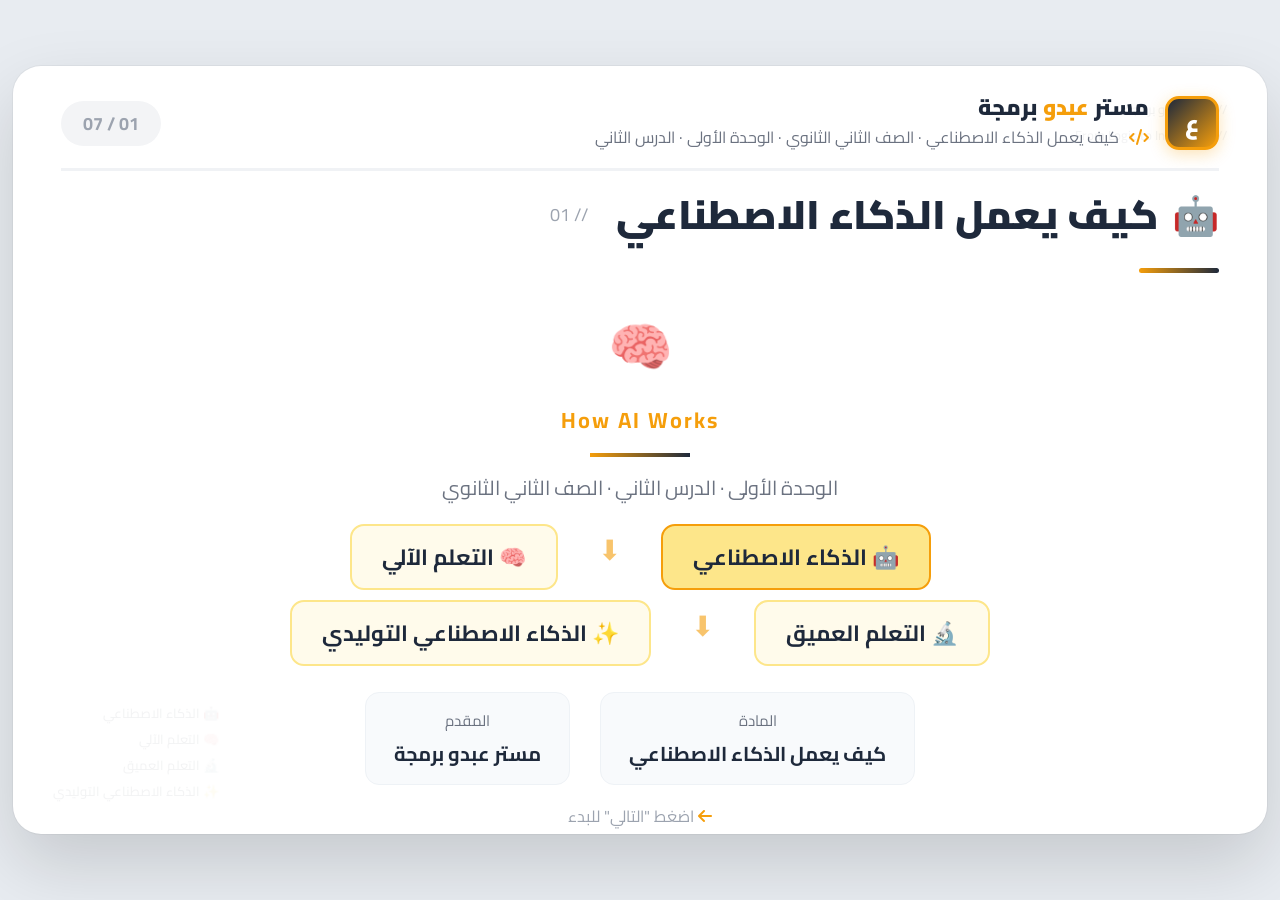
<file: 2-1-2.html>
<!DOCTYPE html>
<html lang="ar" dir="rtl">
<head>
    <meta charset="UTF-8">
    <meta name="viewport" content="width=device-width, initial-scale=1.0">
    <title>مستر عبدو برمجة - كيف يعمل الذكاء الاصطناعي</title>
    <link href="https://fonts.googleapis.com/css2?family=Cairo:wght@400;600;700;800;900&display=swap" rel="stylesheet">
    <link rel="stylesheet" href="https://cdnjs.cloudflare.com/ajax/libs/font-awesome/6.4.0/css/all.min.css">
    <style>
        * {
            margin: 0;
            padding: 0;
            box-sizing: border-box;
        }

        body {
            font-family: 'Cairo', sans-serif;
            background: #e8ecf1;
            min-height: 100vh;
            display: flex;
            justify-content: center;
            align-items: center;
            overflow: hidden;
        }

        .presentation-container {
            width: 1366px;
            max-width: 98vw;
            height: 768px;
            max-height: 98vh;
            background: #ffffff;
            border-radius: 28px;
            box-shadow: 0 30px 70px rgba(0, 0, 0, 0.15), 0 0 0 1px rgba(0, 0, 0, 0.04);
            position: relative;
            overflow: hidden;
            display: flex;
            flex-direction: column;
        }

        .cover-decoration {
            position: absolute;
            pointer-events: none;
            z-index: 0;
            opacity: 0.04;
            font-family: 'Cairo', sans-serif;
            color: #1e293b;
            font-size: 14px;
            line-height: 2;
        }

        .cover-decoration.top-right {
            top: 30px;
            right: 40px;
            text-align: right;
            font-size: 13px;
            opacity: 0.05;
        }

        .cover-decoration.bottom-left {
            bottom: 30px;
            left: 40px;
            font-size: 13px;
            opacity: 0.05;
        }

        .slide-content {
            position: relative;
            z-index: 1;
            flex: 1;
            padding: 28px 48px 20px 48px;
            display: flex;
            flex-direction: column;
            overflow-y: auto;
        }

        .trainer-bar {
            display: flex;
            justify-content: space-between;
            align-items: center;
            padding-bottom: 16px;
            border-bottom: 3px solid #f0f2f5;
            flex-shrink: 0;
        }

        .trainer-info {
            display: flex;
            align-items: center;
            gap: 16px;
        }

        .trainer-avatar {
            width: 54px;
            height: 54px;
            border-radius: 14px;
            background: linear-gradient(135deg, #1e293b, #f59e0b);
            display: flex;
            align-items: center;
            justify-content: center;
            font-size: 24px;
            color: #fff;
            font-weight: 900;
            box-shadow: 0 4px 16px rgba(245, 158, 11, 0.3);
            border: 3px solid #f59e0b;
        }

        .trainer-details h4 {
            color: #1e293b;
            font-size: 22px;
            font-weight: 900;
            line-height: 1.2;
        }

        .trainer-details h4 span {
            color: #f59e0b;
        }

        .trainer-details .sub {
            color: #6b7280;
            font-size: 16px;
            font-weight: 400;
            margin-top: 2px;
        }

        .trainer-details .sub i {
            color: #f59e0b;
            margin-left: 6px;
        }

        .slide-counter {
            color: #9ca3af;
            font-size: 18px;
            font-weight: 700;
            background: #f3f4f6;
            padding: 6px 22px;
            border-radius: 24px;
            font-family: 'Cairo', sans-serif;
        }

        .slide-body {
            flex: 1;
            display: flex;
            flex-direction: column;
            justify-content: center;
            padding: 6px 0;
        }

        .slide-title {
            font-size: 40px;
            font-weight: 900;
            color: #1e293b;
            margin-bottom: 16px;
            display: flex;
            align-items: center;
            gap: 14px;
        }

        .slide-title .icon {
            font-size: 38px;
        }

        .slide-title .highlight {
            color: #f59e0b;
        }

        .slide-title .subtitle-line {
            font-size: 18px;
            font-weight: 400;
            color: #9ca3af;
            margin-right: 14px;
        }

        .divider {
            width: 80px;
            height: 5px;
            background: linear-gradient(90deg, #f59e0b, #1e293b);
            border-radius: 4px;
            margin-bottom: 20px;
        }

        .card {
            background: #ffffff;
            border-radius: 20px;
            padding: 26px 32px;
            box-shadow: 0 2px 16px rgba(0, 0, 0, 0.06), 0 0 0 1px rgba(0, 0, 0, 0.03);
            transition: all 0.3s ease;
            border: 1px solid #f0f2f5;
        }

        .card:hover {
            box-shadow: 0 10px 40px rgba(245, 158, 11, 0.08);
            transform: translateY(-2px);
            border-color: #f59e0b;
        }

        .card p,
        .card li {
            color: #1f2937;
            font-size: 24px;
            line-height: 2;
        }

        .card ul {
            list-style: none;
            padding: 0;
        }

        .card ul li {
            padding: 6px 0;
            padding-right: 34px;
            position: relative;
            font-size: 23px;
        }

        .card ul li::before {
            content: "▸";
            position: absolute;
            right: 0;
            color: #f59e0b;
            font-weight: 700;
            font-size: 26px;
        }

        .example-box {
            background: #fffbeb;
            border-radius: 16px;
            padding: 18px 24px;
            margin-top: 14px;
            border-right: 5px solid #f59e0b;
        }

        .example-box .label {
            color: #6b7280;
            font-size: 18px;
            font-weight: 600;
            display: block;
            margin-bottom: 6px;
        }

        .example-box .content {
            color: #1f2937;
            font-size: 22px;
            line-height: 1.8;
        }

        .punchline {
            margin-top: 16px;
            padding: 14px 22px;
            background: #fffbeb;
            border-radius: 14px;
            border-right: 5px solid #f59e0b;
            font-size: 24px;
            color: #1e293b;
            font-weight: 700;
        }

        .punchline i {
            color: #f59e0b;
            margin-left: 12px;
            font-size: 26px;
        }

        .concept-map {
            display: flex;
            flex-direction: column;
            align-items: center;
            gap: 4px;
            padding: 10px 0;
        }

        .concept-map .node {
            background: #fffbeb;
            padding: 10px 30px;
            border-radius: 14px;
            border: 2px solid #fde68a;
            font-size: 22px;
            font-weight: 700;
            color: #1e293b;
            transition: all 0.3s ease;
            min-width: 200px;
            text-align: center;
        }

        .concept-map .node:hover {
            border-color: #f59e0b;
            background: #fde68a;
        }

        .concept-map .node.highlight {
            border-color: #f59e0b;
            background: #fde68a;
        }

        .concept-map .arrow {
            color: #f59e0b;
            font-size: 28px;
            opacity: 0.6;
        }

        .concept-map .row {
            display: flex;
            justify-content: center;
            gap: 40px;
            flex-wrap: wrap;
        }

        /* ===== HIERARCHY GRID ===== */
        .hierarchy-grid {
            display: grid;
            grid-template-columns: 1fr 1fr 1fr;
            gap: 18px;
            margin-top: 10px;
        }

        .hierarchy-item {
            background: #fffbeb;
            padding: 20px 18px;
            border-radius: 14px;
            text-align: center;
            border: 1px solid #fde68a;
            transition: all 0.3s ease;
            position: relative;
        }

        .hierarchy-item:hover {
            transform: translateY(-4px);
            background: #fde68a;
            border-color: #f59e0b;
        }

        .hierarchy-item .icon {
            font-size: 36px;
            display: block;
            margin-bottom: 8px;
        }

        .hierarchy-item .name {
            font-size: 20px;
            font-weight: 800;
            color: #1e293b;
        }

        .hierarchy-item .en {
            font-size: 14px;
            color: #6b7280;
            margin-bottom: 6px;
        }

        .hierarchy-item .desc {
            font-size: 15px;
            color: #4b5563;
            line-height: 1.6;
        }

        .hierarchy-item .example {
            font-size: 14px;
            color: #f59e0b;
            font-weight: 600;
            margin-top: 6px;
        }

        .hierarchy-arrow {
            display: flex;
            align-items: center;
            justify-content: center;
            font-size: 28px;
            color: #f59e0b;
        }

        .hierarchy-container {
            display: flex;
            align-items: center;
            gap: 8px;
            justify-content: center;
        }

        /* ===== AI GRID ===== */
        .ai-grid {
            display: grid;
            grid-template-columns: 1fr 1fr 1fr;
            gap: 16px;
            margin-top: 10px;
        }

        .ai-item {
            background: #fffbeb;
            padding: 18px 20px;
            border-radius: 14px;
            border-top: 4px solid #f59e0b;
            transition: all 0.3s ease;
        }

        .ai-item:hover {
            transform: translateY(-3px);
            background: #fde68a;
        }

        .ai-item .title {
            font-size: 18px;
            font-weight: 800;
            color: #1e293b;
            text-align: center;
        }

        .ai-item .desc {
            font-size: 16px;
            color: #6b7280;
            margin-top: 6px;
        }

        /* ===== IMAGE PLACEHOLDER ===== */
        .image-placeholder {
            display: flex;
            flex-direction: column;
            align-items: center;
            justify-content: center;
            background: #f8fafc;
            border: 2px dashed #d1d5db;
            border-radius: 16px;
            padding: 16px;
            margin-top: 12px;
            width: 100%;
            max-width: 400px;
            margin-left: auto;
            margin-right: auto;
        }

        .image-placeholder img {
            width: 100%;
            height: auto;
            border-radius: 12px;
            display: block;
        }

        .image-placeholder .label {
            color: #9ca3af;
            font-size: 14px;
            margin-top: 8px;
        }

        .image-wrapper {
            display: flex;
            justify-content: center;
            align-items: center;
            margin-top: 10px;
        }

        /* ===== CONTROLS ===== */
        .controls {
            display: flex;
            justify-content: space-between;
            align-items: center;
            padding-top: 14px;
            border-top: 3px solid #f0f2f5;
            flex-shrink: 0;
        }

        .dots {
            display: flex;
            gap: 10px;
        }

        .dot {
            width: 12px;
            height: 12px;
            border-radius: 50%;
            background: #d1d5db;
            transition: all 0.3s ease;
            cursor: pointer;
        }

        .dot.active {
            background: #f59e0b;
            box-shadow: 0 0 20px rgba(245, 158, 11, 0.3);
            width: 36px;
            border-radius: 8px;
        }

        .dot:hover {
            background: #f59e0b;
            opacity: 0.6;
        }

        .btn-group {
            display: flex;
            gap: 12px;
        }

        .btn {
            background: #f3f4f6;
            border: 1px solid #e5e7eb;
            color: #374151;
            padding: 10px 22px;
            border-radius: 14px;
            cursor: pointer;
            font-family: 'Cairo', sans-serif;
            font-size: 16px;
            font-weight: 700;
            transition: all 0.3s ease;
            display: flex;
            align-items: center;
            gap: 10px;
        }

        .btn:hover {
            background: #e5e7eb;
            border-color: #f59e0b;
            color: #1e293b;
            transform: translateY(-2px);
            box-shadow: 0 6px 20px rgba(0, 0, 0, 0.08);
        }

        .btn-primary {
            background: #1e293b;
            border: none;
            color: #fff;
        }

        .btn-primary:hover {
            background: #f59e0b;
            color: #fff;
            box-shadow: 0 6px 24px rgba(245, 158, 11, 0.3);
        }

        .btn-icon {
            width: 48px;
            height: 48px;
            padding: 0;
            justify-content: center;
            border-radius: 50%;
            font-size: 18px;
        }

        .fade-in {
            animation: fadeIn 0.5s ease forwards;
        }

        @keyframes fadeIn {
            from {
                opacity: 0;
                transform: translateY(16px);
            }
            to {
                opacity: 1;
                transform: translateY(0);
            }
        }

        .slide-enter {
            animation: slideEnter 0.4s cubic-bezier(0.25, 0.46, 0.45, 0.94) forwards;
        }

        @keyframes slideEnter {
            from {
                opacity: 0;
                transform: translateX(30px);
            }
            to {
                opacity: 1;
                transform: translateX(0);
            }
        }

        .slide-content::-webkit-scrollbar {
            width: 5px;
        }
        .slide-content::-webkit-scrollbar-track {
            background: #f1f1f1;
            border-radius: 10px;
        }
        .slide-content::-webkit-scrollbar-thumb {
            background: #d1d5db;
            border-radius: 10px;
        }

        /* Quiz Styles */
        .quiz-section-title {
            font-size: 32px;
            font-weight: 900;
            color: #1e293b;
            text-align: center;
            margin-bottom: 16px;
        }

        .quiz-section-title .icon {
            font-size: 36px;
        }

        .quiz-section-title .sub {
            font-size: 18px;
            color: #6b7280;
            font-weight: 400;
            display: block;
            margin-top: 4px;
        }

        .quiz-item {
            background: #ffffff;
            border-radius: 18px;
            padding: 20px 26px;
            margin-bottom: 16px;
            border: 2px solid #eef2f6;
            transition: all 0.3s ease;
            position: relative;
        }

        .quiz-item:last-child {
            margin-bottom: 0;
        }

        .quiz-item:hover {
            border-color: #f59e0b;
            box-shadow: 0 4px 20px rgba(245, 158, 11, 0.08);
        }

        .quiz-item .question-header {
            display: flex;
            justify-content: space-between;
            align-items: flex-start;
            gap: 16px;
        }

        .quiz-item .question-text {
            font-size: 20px;
            color: #1e293b;
            font-weight: 700;
            line-height: 1.8;
            flex: 1;
        }

        .quiz-item .question-text .q-num {
            color: #f59e0b;
            font-weight: 900;
            margin-left: 8px;
        }

        .quiz-item .question-text .sub-q {
            font-weight: 400;
            color: #4b5563;
            font-size: 18px;
            display: block;
            padding-right: 30px;
            margin-top: 4px;
        }

        .quiz-item .question-text .sub-q .letter {
            color: #f59e0b;
            font-weight: 700;
        }

        .btn-show-answer {
            background: #1e293b;
            color: #fff;
            border: none;
            padding: 8px 20px;
            border-radius: 12px;
            font-family: 'Cairo', sans-serif;
            font-size: 15px;
            font-weight: 700;
            cursor: pointer;
            transition: all 0.3s ease;
            white-space: nowrap;
            flex-shrink: 0;
            margin-top: 4px;
        }

        .btn-show-answer:hover {
            background: #f59e0b;
            transform: translateY(-2px);
            box-shadow: 0 4px 16px rgba(245, 158, 11, 0.3);
        }

        .btn-show-answer.showing {
            background: #f59e0b;
        }

        .btn-show-answer.showing:hover {
            background: #d97706;
        }

        .answer-box {
            margin-top: 12px;
            padding: 14px 20px;
            background: #fffbeb;
            border-radius: 12px;
            border-right: 4px solid #f59e0b;
            display: none;
            font-size: 18px;
            color: #1f2937;
            line-height: 1.8;
        }

        .answer-box.show {
            display: block;
            animation: fadeIn 0.4s ease forwards;
        }

        .answer-box .ans-label {
            color: #f59e0b;
            font-weight: 700;
        }

        .answer-box .explanation {
            color: #6b7280;
            font-size: 17px;
            margin-top: 4px;
        }

        .answer-box .explanation i {
            color: #f59e0b;
            margin-left: 6px;
        }

        .quiz-divider {
            border: none;
            border-top: 2px dashed #fde68a;
            margin: 18px 0;
        }

        .tf-item {
            display: flex;
            align-items: flex-start;
            gap: 12px;
            padding: 8px 0;
            border-bottom: 1px solid #f0f2f5;
            font-size: 19px;
            line-height: 1.7;
            color: #1f2937;
        }

        .tf-item:last-child {
            border-bottom: none;
        }

        .tf-item .mark {
            font-size: 28px;
            flex-shrink: 0;
            margin-top: 2px;
            font-weight: 900;
        }

        .tf-item .mark.tick {
            color: #22c55e;
        }

        .tf-item .mark.cross {
            color: #ef4444;
        }

        .tf-item .explanation {
            color: #6b7280;
            font-size: 17px;
            display: block;
            margin-top: 2px;
        }

        .tf-item .explanation i {
            color: #f59e0b;
            margin-left: 6px;
        }

        @media (max-width: 1024px) {
            .slide-title {
                font-size: 32px;
            }
            .card p,
            .card li {
                font-size: 20px;
            }
            .concept-map .node {
                font-size: 18px;
                padding: 8px 20px;
                min-width: 150px;
            }
            .hierarchy-grid {
                grid-template-columns: 1fr 1fr;
            }
            .ai-grid {
                grid-template-columns: 1fr 1fr;
            }
        }

        @media (max-width: 768px) {
            .presentation-container {
                height: 100vh;
                max-height: 100vh;
                border-radius: 0;
                max-width: 100vw;
            }
            .slide-content {
                padding: 14px 16px 10px 16px;
            }
            .slide-title {
                font-size: 24px;
            }
            .card p,
            .card li {
                font-size: 17px;
            }
            .card ul li {
                font-size: 17px;
                padding-right: 24px;
            }
            .hierarchy-grid {
                grid-template-columns: 1fr;
            }
            .ai-grid {
                grid-template-columns: 1fr;
            }
            .trainer-avatar {
                width: 42px;
                height: 42px;
                font-size: 18px;
            }
            .trainer-details h4 {
                font-size: 17px;
            }
            .trainer-details .sub {
                font-size: 13px;
            }
            .btn span {
                display: none;
            }
            .cover-decoration {
                display: none;
            }
            .concept-map .node {
                font-size: 15px;
                padding: 6px 14px;
                min-width: 120px;
            }
            .concept-map .arrow {
                font-size: 20px;
            }
            .punchline {
                font-size: 18px;
            }
            .slide-counter {
                font-size: 14px;
                padding: 4px 14px;
            }
            .quiz-item .question-text {
                font-size: 16px;
            }
            .quiz-item .question-text .sub-q {
                font-size: 15px;
                padding-right: 0;
            }
            .btn-show-answer {
                font-size: 13px;
                padding: 6px 14px;
            }
            .answer-box {
                font-size: 16px;
                padding: 10px 14px;
            }
            .quiz-section-title {
                font-size: 24px;
            }
            .image-placeholder {
                max-width: 250px;
            }
        }

        @media (max-width: 480px) {
            .slide-title {
                font-size: 20px;
            }
            .card {
                padding: 14px 16px;
            }
            .card p,
            .card li {
                font-size: 15px;
            }
            .hierarchy-grid {
                grid-template-columns: 1fr;
            }
            .ai-grid {
                grid-template-columns: 1fr;
            }
            .quiz-item .question-text {
                font-size: 15px;
            }
            .answer-box {
                font-size: 14px;
            }
            .image-placeholder {
                max-width: 180px;
            }
        }
    </style>
</head>
<body>

    <div class="presentation-container" id="app">
        <!-- Decorative Elements -->
        <div class="cover-decoration top-right">
            // مستر عبدو برمجة<br>
            // From Logic to Innovation
        </div>
        <div class="cover-decoration bottom-left">
            🤖 الذكاء الاصطناعي<br>
            🧠 التعلم الآلي<br>
            🔬 التعلم العميق<br>
            ✨ الذكاء الاصطناعي التوليدي
        </div>

        <div class="slide-content" id="slideContent">
            <!-- Trainer Bar -->
            <div class="trainer-bar">
                <div class="trainer-info">
                    <div class="trainer-avatar">ع</div>
                    <div class="trainer-details">
                        <h4>مستر <span>عبدو</span> برمجة</h4>
                        <div class="sub"><i class="fas fa-code"></i> كيف يعمل الذكاء الاصطناعي · الصف الثاني الثانوي · الوحدة الأولى · الدرس الثاني</div>
                    </div>
                </div>
                <div class="slide-counter" id="slideCounter">٠١ / ٠٧</div>
            </div>

            <!-- Slide Body -->
            <div class="slide-body" id="slideBody"></div>

            <!-- Controls -->
            <div class="controls">
                <div class="dots" id="dotsContainer"></div>
                <div class="btn-group">
                    <button class="btn btn-icon" id="prevBtn" title="السابق"><i class="fas fa-chevron-right"></i></button>
                    <button class="btn btn-icon" id="nextBtn" title="التالي"><i class="fas fa-chevron-left"></i></button>
                    <button class="btn" id="autoBtn" title="تشغيل تلقائي"><i class="fas fa-play"></i> <span>تلقائي</span></button>
                    <button class="btn btn-primary btn-icon" id="fullscreenBtn" title="عرض كامل"><i class="fas fa-expand"></i></button>
                </div>
            </div>
        </div>
    </div>

    <script>
        // ============================================================
        //  DATA - كيف يعمل الذكاء الاصطناعي
        // ============================================================
        const slides = [{
            id: 0,
            title: 'كيف يعمل الذكاء الاصطناعي',
            icon: '🤖',
            content: `
                <div style="text-align:center;padding:4px 0;">
                    <div style="font-size:52px;margin-bottom:4px;">🧠</div>
                    <div style="font-family:'Cairo',sans-serif;color:#f59e0b;font-size:22px;font-weight:700;letter-spacing:2px;">
                        How AI Works
                    </div>
                    <div style="width:100px;height:4px;background:linear-gradient(90deg,#f59e0b,#1e293b);margin:12px auto;"></div>
                    <div style="font-size:20px;color:#6b7280;margin-bottom:8px;">الوحدة الأولى · الدرس الثاني · الصف الثاني الثانوي</div>

                    <!-- الخريطة المفاهيمية -->
                    <div class="concept-map">
                        <div class="row">
                            <div class="node highlight">🤖 الذكاء الاصطناعي</div>
                            <div class="arrow">⬇</div>
                            <div class="node">🧠 التعلم الآلي</div>
                        </div>
                        <div class="row" style="margin-top:6px;">
                            <div class="node">🔬 التعلم العميق</div>
                            <div class="arrow">⬇</div>
                            <div class="node">✨ الذكاء الاصطناعي التوليدي</div>
                        </div>
                    </div>

                    <div style="margin-top:16px;display:flex;justify-content:center;gap:30px;flex-wrap:wrap;">
                        <div style="background:#f8fafc;padding:12px 28px;border-radius:14px;border:1px solid #eef2f6;">
                            <span style="color:#6b7280;font-size:15px;">المادة</span>
                            <h3 style="color:#1e293b;font-size:20px;">كيف يعمل الذكاء الاصطناعي</h3>
                        </div>
                        <div style="background:#f8fafc;padding:12px 28px;border-radius:14px;border:1px solid #eef2f6;">
                            <span style="color:#6b7280;font-size:15px;">المقدم</span>
                            <h3 style="color:#1e293b;font-size:20px;">مستر عبدو برمجة</h3>
                        </div>
                    </div>

                    <div style="margin-top:16px;color:#9ca3af;font-size:16px;">
                        <i class="fas fa-arrow-left" style="color:#f59e0b;"></i> اضغط "التالي" للبدء
                    </div>
                </div>
            `
        }, {
            id: 1,
            title: 'ماهية الذكاء الاصطناعي',
            icon: '🤖',
            content: `
                <div class="card">
                    <div style="font-size:24px;font-weight:700;color:#1e293b;margin-bottom:8px;">📌 ماهية الذكاء الاصطناعي (AI)</div>
                    <div style="color:#1f2937;font-size:22px;margin-bottom:14px;">
                        هو مجال يضم أنظمة حاسوبية تستطيع تنفيذ مهام مثل:
                    </div>
                    <ul>
                        <li>التعلم من البيانات</li>
                        <li>التنبؤ</li>
                        <li>التعرف</li>
                        <li>توليد المحتوى</li>
                        <li>اتخاذ القرارات أو دعمها</li>
                    </ul>

                    <div class="example-box" style="border-right-color:#f59e0b;">
                        <span class="label">📌 أمثلة من حياتنا اليومية:</span>
                        <div class="content">
                            🗣️ التعرف على الكلام<br>
                            📸 التعرف على الصور<br>
                            🌐 الترجمة الآلية
                        </div>
                    </div>

                    <div class="image-wrapper">
                        <div class="image-placeholder">
                            <img src="ai-examples.png" alt="أمثلة على الذكاء الاصطناعي" onerror="this.style.display='none'">
                            <span class="label">📷 صورة توضيحية: أمثلة على الذكاء الاصطناعي</span>
                        </div>
                    </div>
                </div>
                <div class="punchline"><i class="fas fa-quote-right"></i> "الذكاء الاصطناعي يحاكي القدرات البشرية بطرق مبتكرة"</div>
            `
        }, {
            id: 2,
            title: 'تسلسل تقنيات الذكاء الاصطناعي',
            icon: '🧠',
            content: `
                <div class="card">
                    <div style="font-size:22px;font-weight:700;color:#1e293b;margin-bottom:8px;">🧩 تسلسل تقنيات الذكاء الاصطناعي (الفئات المتداخلة)</div>
                    <div style="color:#6b7280;font-size:17px;margin-bottom:10px;">
                        تتداخل مفاهيم الذكاء الاصطناعي من الفكرة الأوسع إلى الأكثر تخصصاً:
                    </div>

                    <div class="hierarchy-grid">
                        <div class="hierarchy-item">
                            <span class="icon">🤖</span>
                            <div class="name">الذكاء الاصطناعي</div>
                            <div class="en">Artificial Intelligence</div>
                            <div class="desc">المجال الأوسع، يضم أنظمة تحاكي القدرات البشرية</div>
                            <div class="example">مثال: التعرف على الكلام</div>
                        </div>
                        <div class="hierarchy-item" style="border-color:#f59e0b;border-width:2px;">
                            <span class="icon">🧠</span>
                            <div class="name">التعلم الآلي</div>
                            <div class="en">Machine Learning</div>
                            <div class="desc">فرع يتعلم الأنماط من البيانات لإجراء تنبؤات</div>
                            <div class="example">مثال: تصنيف الرسائل المزعجة</div>
                        </div>
                        <div class="hierarchy-item" style="border-color:#f59e0b;border-width:2px;">
                            <span class="icon">🔬</span>
                            <div class="name">التعلم العميق</div>
                            <div class="en">Deep Learning</div>
                            <div class="desc">أسلوب يعتمد على شبكات عصبية متعددة الطبقات</div>
                            <div class="example">مثال: تحليل الصور</div>
                        </div>
                        <div class="hierarchy-item" style="grid-column: 2 / 3; border-color:#f59e0b;border-width:2px;">
                            <span class="icon">✨</span>
                            <div class="name">الذكاء الاصطناعي التوليدي</div>
                            <div class="en">Generative AI</div>
                            <div class="desc">أنظمة تُنشئ محتوى جديداً (نصوص، صور، صوت)</div>
                            <div class="example">مثال: ChatGPT</div>
                        </div>
                    </div>

                    <div style="margin-top:12px;background:#fef3c7;padding:12px 18px;border-radius:12px;border-right:4px solid #f59e0b;">
                        <span style="color:#92400e;font-weight:700;">💡 الخلاصة:</span>
                        <span style="color:#1f2937;font-size:18px;">
                            الذكاء الاصطناعي (الأوسع) ← التعلم الآلي ← التعلم العميق ← الذكاء الاصطناعي التوليدي (الأكثر تخصصاً)
                        </span>
                    </div>
                </div>
                <div class="punchline"><i class="fas fa-quote-right"></i> "من الفكرة الأوسع إلى الأكثر تخصصاً .. هكذا تتداخل تقنيات الذكاء الاصطناعي"</div>
            `
        }, {
            id: 3,
            title: 'مصطلحات ومفاهيم أساسية',
            icon: '🔬',
            content: `
                <div class="card">
                    <div style="font-size:24px;font-weight:700;color:#1e293b;margin-bottom:8px;">📌 مصطلحات ومفاهيم أساسية</div>

                    <div style="background:#fffbeb;padding:16px 22px;border-radius:14px;border-right:4px solid #f59e0b;margin-bottom:14px;">
                        <div style="font-size:20px;font-weight:800;color:#1e293b;">🧠 الشبكة العصبية الاصطناعية (ANN)</div>
                        <div style="font-size:18px;color:#1f2937;margin-top:4px;">
                            • نموذج حاسوبي مستوحى من فكرة ترابط العصبونات<br>
                            • تُستخدم للتعلم من البيانات وإصدار أحكام معقدة<br>
                            • تتكون من وحدات مترابطة تتغير أوزانها أثناء التدريب
                        </div>
                    </div>

                    <div style="background:#fffbeb;padding:16px 22px;border-radius:14px;border-right:4px solid #f59e0b;">
                        <div style="font-size:20px;font-weight:800;color:#1e293b;">📊 ملخص العلاقة بين المفاهيم</div>
                        <div style="font-size:18px;color:#1f2937;margin-top:4px;">
                            🤖 <span style="font-weight:700;">الذكاء الاصطناعي</span> ← المجال الواسع<br>
                            🧠 <span style="font-weight:700;">التعلم الآلي</span> ← يقع ضمن الذكاء الاصطناعي<br>
                            🔬 <span style="font-weight:700;">التعلم العميق</span> ← يقع ضمن التعلم الآلي<br>
                            ✨ <span style="font-weight:700;">الذكاء الاصطناعي التوليدي</span> ← يعتمد على التعلم العميق
                        </div>
                    </div>

                    <div class="image-wrapper">
                        <div class="image-placeholder">
                            <img src="ai-hierarchy.png" alt="تسلسل تقنيات الذكاء الاصطناعي" onerror="this.style.display='none'">
                            <span class="label">📷 صورة توضيحية: تسلسل تقنيات الذكاء الاصطناعي</span>
                        </div>
                    </div>
                </div>
                <div class="punchline"><i class="fas fa-quote-right"></i> "الشبكات العصبية الاصطناعية هي محرك التعلم العميق"</div>
            `
        }, {
            id: 4,
            title: '📝 اختبر تركيزك - الجزء الأول',
            icon: '📝',
            content: `
                <div class="quiz-section-title">
                    <span class="icon">📝</span> اختبر تركيزك - الجزء الأول
                    <span class="sub">اضغط على زر "إظهار الإجابة" بجانب كل سؤال لمعرفة الإجابة</span>
                </div>

                <!-- السؤال 1 -->
                <div class="quiz-item">
                    <div class="question-header">
                        <div class="question-text">
                            <span class="q-num">1.</span> ما المصطلح العام للأنظمة الحاسوبية القادرة على أداء مهام مثل التعلم والتعرف والتنبؤ وتوليد المحتوى؟
                        </div>
                        <button class="btn-show-answer" onclick="toggleAnswer(this)">إظهار الإجابة</button>
                    </div>
                    <div class="answer-box">
                        <span class="ans-label">✅ الإجابة:</span> الذكاء الاصطناعي (AI)
                        <div class="explanation"><i class="fas fa-arrow-left"></i> الذكاء الاصطناعي هو المجال الأوسع الذي يضم جميع هذه المهام</div>
                    </div>
                </div>

                <!-- السؤال 2 -->
                <div class="quiz-item">
                    <div class="question-header">
                        <div class="question-text">
                            <span class="q-num">2.</span> ما المصطلح الذي يصف فرع الذكاء الاصطناعي الذي تتعلم فيه النماذج أنماطاً من البيانات؟
                        </div>
                        <button class="btn-show-answer" onclick="toggleAnswer(this)">إظهار الإجابة</button>
                    </div>
                    <div class="answer-box">
                        <span class="ans-label">✅ الإجابة:</span> التعلم الآلي (Machine Learning)
                        <div class="explanation"><i class="fas fa-arrow-left"></i> التعلم الآلي هو فرع من الذكاء الاصطناعي يتعلم الأنماط من البيانات</div>
                    </div>
                </div>

                <!-- السؤال 3 -->
                <div class="quiz-item">
                    <div class="question-header">
                        <div class="question-text">
                            <span class="q-num">3.</span> ما المصطلح الذي يصف أسلوب التعلم الآلي المعتمد على شبكات عصبية متعددة الطبقات؟
                        </div>
                        <button class="btn-show-answer" onclick="toggleAnswer(this)">إظهار الإجابة</button>
                    </div>
                    <div class="answer-box">
                        <span class="ans-label">✅ الإجابة:</span> التعلم العميق (Deep Learning)
                        <div class="explanation"><i class="fas fa-arrow-left"></i> التعلم العميق يعتمد على شبكات عصبية متعددة الطبقات لتعلم أنماط معقدة</div>
                    </div>
                </div>

                <!-- السؤال 4 -->
                <div class="quiz-item">
                    <div class="question-header">
                        <div class="question-text">
                            <span class="q-num">4.</span> ما المصطلح الذي يصف أنظمة الذكاء الاصطناعي التي تنشئ محتوى جديداً؟
                        </div>
                        <button class="btn-show-answer" onclick="toggleAnswer(this)">إظهار الإجابة</button>
                    </div>
                    <div class="answer-box">
                        <span class="ans-label">✅ الإجابة:</span> الذكاء الاصطناعي التوليدي (Generative AI)
                        <div class="explanation"><i class="fas fa-arrow-left"></i> الذكاء الاصطناعي التوليدي ينشئ محتوى جديداً مثل النصوص والصور</div>
                    </div>
                </div>

                <!-- السؤال 5 -->
                <div class="quiz-item">
                    <div class="question-header">
                        <div class="question-text">
                            <span class="q-num">5.</span> أكمل الفراغات:
                            <span class="sub-q">المجال العام الذي يضم أنظمة حاسوبية تنفذ مهام مثل التعلم والتنبؤ والتعرف هو (1). والفرع الذي تتعلم فيه النماذج أنماطاً من البيانات هو (2). ومن أساليبه المعتمدة على شبكات عصبية متعددة الطبقات (3). أما الأنظمة التي تنشئ محتوى جديداً اعتماداً على الأنماط المتعلمة فتسمى (4).</span>
                        </div>
                        <button class="btn-show-answer" onclick="toggleAnswer(this)">إظهار الإجابة</button>
                    </div>
                    <div class="answer-box">
                        <span class="ans-label">✅ الإجابة:</span>
                        (1) الذكاء الاصطناعي<br>
                        (2) التعلم الآلي<br>
                        (3) التعلم العميق<br>
                        (4) الذكاء الاصطناعي التوليدي
                        <div class="explanation"><i class="fas fa-arrow-left"></i> هذه هي المصطلحات الأربعة الأساسية في تسلسل تقنيات الذكاء الاصطناعي</div>
                    </div>
                </div>

                <hr class="quiz-divider">

                <div style="text-align:center;color:#6b7280;font-size:16px;margin-top:8px;">
                    <i class="fas fa-lightbulb" style="color:#f59e0b;"></i> حاول الإجابة بنفسك قبل الضغط على زر الإجابة
                </div>
            `
        }, {
            id: 5,
            title: '📝 اختبر تركيزك - الجزء الثاني',
            icon: '📝',
            content: `
                <div class="quiz-section-title">
                    <span class="icon">📝</span> اختبر تركيزك - الجزء الثاني
                    <span class="sub">اضغط على زر "إظهار الإجابة" بجانب كل سؤال لمعرفة الإجابة</span>
                </div>

                <!-- السؤال 6 -->
                <div class="quiz-item">
                    <div class="question-header">
                        <div class="question-text">
                            <span class="q-num">6.</span> صنّف كل مثال من الأمثلة التالية ضمن الفئة الأنسب: (أ) التعلم الآلي، (ب) التعلم العميق، (ج) الذكاء الاصطناعي التوليدي:
                            <span class="sub-q">1. تصنيف الرسائل المزعجة تلقائياً.</span>
                            <span class="sub-q">2. التعرف على المشاة على الطريق في القيادة الذاتية.</span>
                            <span class="sub-q">3. توليد صور جديدة تلقائياً من نص.</span>
                            <span class="sub-q">4. التوصية بمنتجات بناءً على سجل مشتريات المستخدم.</span>
                        </div>
                        <button class="btn-show-answer" onclick="toggleAnswer(this)">إظهار الإجابة</button>
                    </div>
                    <div class="answer-box">
                        <span class="ans-label">✅ الإجابة:</span>
                        1. (أ) التعلم الآلي<br>
                        2. (ب) التعلم العميق (يعتمد على تحليل صور وأنماط معقدة)<br>
                        3. (ج) الذكاء الاصطناعي التوليدي<br>
                        4. (أ) التعلم الآلي
                        <div class="explanation"><i class="fas fa-arrow-left"></i> التصنيف حسب طبيعة كل تقنية ومهمتها</div>
                    </div>
                </div>

                <!-- السؤال 7 -->
                <div class="quiz-item">
                    <div class="question-header">
                        <div class="question-text">
                            <span class="q-num">7.</span> اختر الخيار الذي يصف بشكل أنسب العلاقة بين الذكاء الاصطناعي والتعلم الآلي والتعلم العميق والذكاء الاصطناعي التوليدي:
                            <span class="sub-q"><span class="letter">(أ)</span> التعلم الآلي نوع من الذكاء الاصطناعي، والتعلم العميق نوع من التعلم الآلي، والذكاء الاصطناعي التوليدي نوع من الذكاء الاصطناعي.</span>
                            <span class="sub-q"><span class="letter">(ب)</span> الذكاء الاصطناعي نوع من التعلم الآلي، والذكاء الاصطناعي التوليدي نوع من الذكاء الاصطناعي.</span>
                            <span class="sub-q"><span class="letter">(ج)</span> التعلم العميق والتعلم الآلي تقنيتان مختلفتان تماماً.</span>
                            <span class="sub-q"><span class="letter">(د)</span> الذكاء الاصطناعي التوليدي تقنية تولّد بيانات دون استخدام التعلم الآلي.</span>
                        </div>
                        <button class="btn-show-answer" onclick="toggleAnswer(this)">إظهار الإجابة</button>
                    </div>
                    <div class="answer-box">
                        <span class="ans-label">✅ الإجابة:</span> (أ)
                        <div class="explanation"><i class="fas fa-arrow-left"></i> العلاقة هي فئات متداخلة: الذكاء الاصطناعي ← التعلم الآلي ← التعلم العميق ← الذكاء الاصطناعي التوليدي</div>
                    </div>
                </div>

                <!-- السؤال 8 -->
                <div class="quiz-item">
                    <div class="question-header">
                        <div class="question-text">
                            <span class="q-num">8.</span> (سؤال على نمط الامتحان - 6 درجات): حلّل العلاقة بين الذكاء الاصطناعي والتعلم الآلي والذكاء الاصطناعي التوليدي. (استخدم فكرة الفئات المتداخلة واذكر مثالاً واحداً على كل منها).
                        </div>
                        <button class="btn-show-answer" onclick="toggleAnswer(this)">إظهار الإجابة</button>
                    </div>
                    <div class="answer-box">
                        <span class="ans-label">✅ الإجابة:</span>
                        العلاقة بينهم هي علاقة <span style="font-weight:700;color:#f59e0b;">"فئات متداخلة"</span> من الأوسع للأكثر تخصصاً:<br><br>
                        🤖 <span style="font-weight:700;">الذكاء الاصطناعي</span> هو المجال الأوسع الشامل (مثال: التعرف على الكلام).<br>
                        🧠 يقع ضمنه <span style="font-weight:700;">"التعلم الآلي"</span> كفرع يتعلم الأنماط من البيانات (مثال: تصنيف البريد المزعج).<br>
                        ✨ يقع ضمن ذلك <span style="font-weight:700;">"الذكاء الاصطناعي التوليدي"</span> كأنظمة تنشئ محتوى جديد بناءً على ما تعلمته، وتعتمد غالباً على التعلم العميق (مثال: ChatGPT).
                        <div class="explanation"><i class="fas fa-arrow-left"></i> من الأوسع إلى الأكثر تخصصاً: AI ← ML ← GenAI</div>
                    </div>
                </div>

                <!-- السؤال 9 -->
                <div class="quiz-item">
                    <div class="question-header">
                        <div class="question-text">
                            <span class="q-num">9.</span> تحدّ: يمكن للذكاء الاصطناعي التوليدي إنشاء نصوص وصور وأصوات. اقترح استخداماً واحداً مفيداً وسوء استخدام واحد محتمل، واذكر كيف يمكن الحد من سوء الاستخدام هذا.
                        </div>
                        <button class="btn-show-answer" onclick="toggleAnswer(this)">إظهار الإجابة</button>
                    </div>
                    <div class="answer-box">
                        <span class="ans-label">✅ الإجابة:</span>
                        • <span style="font-weight:700;">استخدام مفيد:</span> مساعدة المعلمين والطلاب في تلخيص المناهج الدراسية وإنشاء صور توضيحية للدروس المعقدة.<br><br>
                        • <span style="font-weight:700;">سوء استخدام محتمل:</span> توليد صور أو أصوات مزيفة (Deepfakes) لأشخاص حقيقيين لنشر شائعات أو معلومات مضللة.<br><br>
                        • <span style="font-weight:700;">كيفية الحد منه:</span> تطوير أدوات ذكية قادرة على فحص واكتشاف المحتوى المولد آلياً، بالإضافة إلى نشر الوعي بين المستخدمين لعدم تصديق كل ما يرونه على الإنترنت دون التحقق من المصادر.
                        <div class="explanation"><i class="fas fa-arrow-left"></i> التوعية والتقنية معاً هما الحل للحد من سوء الاستخدام</div>
                    </div>
                </div>

                <!-- السؤال 10 -->
                <div class="quiz-item">
                    <div class="question-header">
                        <div class="question-text">
                            <span class="q-num">10.</span> مرشحات الرسائل المزعجة وتوصيات المنتجات كلاهما مثالان على التعلم الآلي، لكن المهام التي يؤديانها مختلفة تماماً. من منظور كيفية عمل الذكاء الاصطناعي، اشرح ما تشترك فيه هاتان الأداتان؟
                        </div>
                        <button class="btn-show-answer" onclick="toggleAnswer(this)">إظهار الإجابة</button>
                    </div>
                    <div class="answer-box">
                        <span class="ans-label">✅ الإجابة:</span>
                        تشترك الأداتان في أنهما <span style="font-weight:700;color:#f59e0b;">لا تعتمدان على "قواعد مبرمجة صراحة"</span>، بل تتعلمان <span style="font-weight:700;color:#f59e0b;">"الأنماط"</span> من البيانات السابقة (سواء كانت بيانات رسائل أو سجل مشتريات) لإجراء تصنيفات وتنبؤات دقيقة.
                        <div class="explanation"><i class="fas fa-arrow-left"></i> كلاهما يتعلم من البيانات بدلاً من الاعتماد على قواعد ثابتة</div>
                    </div>
                </div>

                <hr class="quiz-divider">

                <div style="text-align:center;color:#6b7280;font-size:16px;margin-top:8px;">
                    <i class="fas fa-lightbulb" style="color:#f59e0b;"></i> حاول الإجابة بنفسك قبل الضغط على زر الإجابة
                </div>
            `
        }, {
            id: 6,
            title: '📝 أسئلة الفهم والاستكشاف',
            icon: '🔍',
            content: `
                <div class="quiz-section-title">
                    <span class="icon">🔍</span> أسئلة الفهم والاستكشاف
                    <span class="sub">أسئلة لتعميق الفهم وتنمية مهارات التفكير</span>
                </div>

                <!-- السؤال 11 -->
                <div class="quiz-item">
                    <div class="question-header">
                        <div class="question-text">
                            <span class="q-num">11.</span> مرشحات الرسائل المزعجة وتوصيات المنتجات كلاهما مثالان على التعلم الآلي، لكن المهام التي يؤديانها مختلفة تماماً. من منظور كيفية عمل الذكاء الاصطناعي، اشرح ما تشترك فيه هاتان الأداتان؟
                        </div>
                        <button class="btn-show-answer" onclick="toggleAnswer(this)">إظهار الإجابة</button>
                    </div>
                    <div class="answer-box">
                        <span class="ans-label">✅ الإجابة:</span>
                        تشترك الأداتان في أنهما لا تعتمدان على "قواعد مبرمجة صراحة"، بل تتعلمان "الأنماط" من البيانات السابقة (سواء كانت بيانات رسائل أو سجل مشتريات) لإجراء تصنيفات وتنبؤات دقيقة.
                        <div class="explanation"><i class="fas fa-arrow-left"></i> التعلم من البيانات هو جوهر التعلم الآلي</div>
                    </div>
                </div>

                <!-- السؤال 12 -->
                <div class="quiz-item">
                    <div class="question-header">
                        <div class="question-text">
                            <span class="q-num">12.</span> كثيراً ما يعتمد التعلم العميق على بيانات كبيرة نسبياً كي يتعلم أنماطاً موثوقة. لماذا قد يواجه الذكاء الاصطناعي صعوبة مع شيء نادراً ما رآه في بياناته؟
                        </div>
                        <button class="btn-show-answer" onclick="toggleAnswer(this)">إظهار الإجابة</button>
                    </div>
                    <div class="answer-box">
                        <span class="ans-label">✅ الإجابة:</span>
                        لأن الذكاء الاصطناعي يعتمد على تدريب الشبكات العصبية لاكتشاف الأنماط المتكررة، فإذا كانت البيانات نادرة، لن يتمكن النظام من بناء وزن أو نمط واضح للتعرف عليها، مما يؤدي إلى صعوبة أو خطأ في التنبؤ بها.
                        <div class="explanation"><i class="fas fa-arrow-left"></i> النماذج تحتاج إلى بيانات كافية لتعلم أنماط موثوقة</div>
                    </div>
                </div>

                <hr class="quiz-divider">

                <div style="text-align:center;color:#6b7280;font-size:16px;margin-top:8px;">
                    <i class="fas fa-lightbulb" style="color:#f59e0b;"></i> حاول الإجابة بنفسك قبل الضغط على زر الإجابة
                </div>
            `
        }];

        // ============================================================
        //  STATE
        // ============================================================
        let currentSlide = 0;
        let autoPlay = false;
        let autoInterval = null;

        // ============================================================
        //  DOM REFS
        // ============================================================
        const slideBody = document.getElementById('slideBody');
        const dotsContainer = document.getElementById('dotsContainer');
        const slideCounter = document.getElementById('slideCounter');
        const prevBtn = document.getElementById('prevBtn');
        const nextBtn = document.getElementById('nextBtn');
        const autoBtn = document.getElementById('autoBtn');
        const fullscreenBtn = document.getElementById('fullscreenBtn');

        // ============================================================
        //  TOGGLE ANSWER FUNCTION
        // ============================================================
        function toggleAnswer(button) {
            const answerBox = button.closest('.quiz-item').querySelector('.answer-box');
            const isShowing = answerBox.classList.contains('show');

            if (isShowing) {
                answerBox.classList.remove('show');
                button.textContent = 'إظهار الإجابة';
                button.classList.remove('showing');
            } else {
                answerBox.classList.add('show');
                button.textContent = 'إخفاء الإجابة';
                button.classList.add('showing');
            }
        }

        // ============================================================
        //  RENDER
        // ============================================================
        function renderSlide(index) {
            const slide = slides[index];
            if (!slide) return;

            let html = `
                <div class="slide-title slide-enter">
                    <span class="icon">${slide.icon}</span>
                    ${slide.title}
                    <span class="subtitle-line">// ${String(index + 1).padStart(2, '0')}</span>
                </div>
                <div class="divider"></div>
                <div class="fade-in" style="flex:1;display:flex;flex-direction:column;justify-content:center;">
                    ${slide.content}
                </div>
            `;
            slideBody.innerHTML = html;

            document.querySelectorAll('.dot').forEach((dot, i) => {
                dot.classList.toggle('active', i === index);
            });

            slideCounter.textContent = `${String(index + 1).padStart(2, '0')} / ${String(slides.length).padStart(2, '0')}`;

            prevBtn.disabled = index === 0;
            prevBtn.style.opacity = index === 0 ? '0.3' : '1';
        }

        function renderDots() {
            dotsContainer.innerHTML = '';
            slides.forEach((_, i) => {
                const dot = document.createElement('div');
                dot.className = 'dot' + (i === currentSlide ? ' active' : '');
                dot.addEventListener('click', () => goToSlide(i));
                dotsContainer.appendChild(dot);
            });
        }

        // ============================================================
        //  NAVIGATION
        // ============================================================
        function goToSlide(index) {
            if (index < 0 || index >= slides.length) return;
            currentSlide = index;
            renderSlide(currentSlide);
            renderDots();
        }

        function nextSlide() {
            if (currentSlide < slides.length - 1) {
                goToSlide(currentSlide + 1);
            } else if (autoPlay) {
                goToSlide(0);
            }
        }

        function prevSlide() {
            if (currentSlide > 0) goToSlide(currentSlide - 1);
        }

        // ============================================================
        //  AUTOPLAY
        // ============================================================
        function toggleAutoPlay() {
            autoPlay = !autoPlay;
            if (autoPlay) {
                autoInterval = setInterval(nextSlide, 6000);
                autoBtn.innerHTML = '<i class="fas fa-pause"></i> <span>إيقاف</span>';
                autoBtn.classList.add('btn-primary');
            } else {
                clearInterval(autoInterval);
                autoBtn.innerHTML = '<i class="fas fa-play"></i> <span>تلقائي</span>';
                autoBtn.classList.remove('btn-primary');
            }
        }

        // ============================================================
        //  FULLSCREEN
        // ============================================================
        function toggleFullscreen() {
            const container = document.querySelector('.presentation-container');
            if (!document.fullscreenElement) {
                container.requestFullscreen().catch(err => {});
            } else {
                document.exitFullscreen().catch(err => {});
            }
        }

        // ============================================================
        //  KEYBOARD SHORTCUTS
        // ============================================================
        document.addEventListener('keydown', (e) => {
            if (e.key === 'ArrowRight' || e.key === 'ArrowDown') {
                e.preventDefault();
                nextSlide();
            } else if (e.key === 'ArrowLeft' || e.key === 'ArrowUp') {
                e.preventDefault();
                prevSlide();
            } else if (e.key === ' ' || e.key === 'Space') {
                e.preventDefault();
                toggleAutoPlay();
            } else if (e.key === 'f' || e.key === 'F') {
                toggleFullscreen();
            }
        });

        // ============================================================
        //  EVENT LISTENERS
        // ============================================================
        prevBtn.addEventListener('click', prevSlide);
        nextBtn.addEventListener('click', nextSlide);
        autoBtn.addEventListener('click', toggleAutoPlay);
        fullscreenBtn.addEventListener('click', toggleFullscreen);

        // ============================================================
        //  INIT
        // ============================================================
        renderDots();
        renderSlide(0);
    </script>

</body>
</html>
</file>
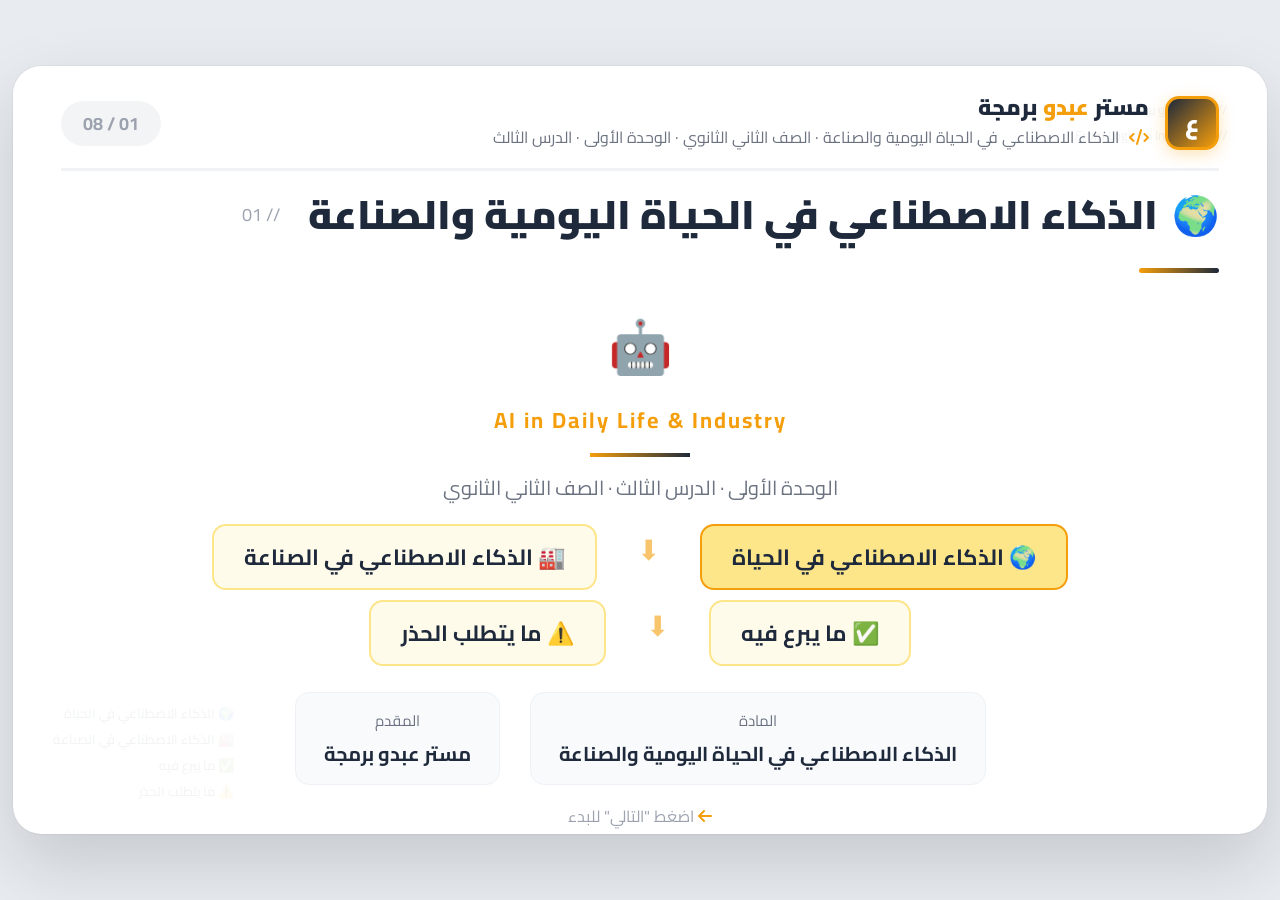
<file: 2-1-3.html>
<!DOCTYPE html>
<html lang="ar" dir="rtl">
<head>
    <meta charset="UTF-8">
    <meta name="viewport" content="width=device-width, initial-scale=1.0">
    <title>مستر عبدو برمجة - الذكاء الاصطناعي في الحياة اليومية والصناعة</title>
    <link href="https://fonts.googleapis.com/css2?family=Cairo:wght@400;600;700;800;900&display=swap" rel="stylesheet">
    <link rel="stylesheet" href="https://cdnjs.cloudflare.com/ajax/libs/font-awesome/6.4.0/css/all.min.css">
    <style>
        * {
            margin: 0;
            padding: 0;
            box-sizing: border-box;
        }

        body {
            font-family: 'Cairo', sans-serif;
            background: #e8ecf1;
            min-height: 100vh;
            display: flex;
            justify-content: center;
            align-items: center;
            overflow: hidden;
        }

        .presentation-container {
            width: 1366px;
            max-width: 98vw;
            height: 768px;
            max-height: 98vh;
            background: #ffffff;
            border-radius: 28px;
            box-shadow: 0 30px 70px rgba(0, 0, 0, 0.15), 0 0 0 1px rgba(0, 0, 0, 0.04);
            position: relative;
            overflow: hidden;
            display: flex;
            flex-direction: column;
        }

        .cover-decoration {
            position: absolute;
            pointer-events: none;
            z-index: 0;
            opacity: 0.04;
            font-family: 'Cairo', sans-serif;
            color: #1e293b;
            font-size: 14px;
            line-height: 2;
        }

        .cover-decoration.top-right {
            top: 30px;
            right: 40px;
            text-align: right;
            font-size: 13px;
            opacity: 0.05;
        }

        .cover-decoration.bottom-left {
            bottom: 30px;
            left: 40px;
            font-size: 13px;
            opacity: 0.05;
        }

        .slide-content {
            position: relative;
            z-index: 1;
            flex: 1;
            padding: 28px 48px 20px 48px;
            display: flex;
            flex-direction: column;
            overflow-y: auto;
        }

        .trainer-bar {
            display: flex;
            justify-content: space-between;
            align-items: center;
            padding-bottom: 16px;
            border-bottom: 3px solid #f0f2f5;
            flex-shrink: 0;
        }

        .trainer-info {
            display: flex;
            align-items: center;
            gap: 16px;
        }

        .trainer-avatar {
            width: 54px;
            height: 54px;
            border-radius: 14px;
            background: linear-gradient(135deg, #1e293b, #f59e0b);
            display: flex;
            align-items: center;
            justify-content: center;
            font-size: 24px;
            color: #fff;
            font-weight: 900;
            box-shadow: 0 4px 16px rgba(245, 158, 11, 0.3);
            border: 3px solid #f59e0b;
        }

        .trainer-details h4 {
            color: #1e293b;
            font-size: 22px;
            font-weight: 900;
            line-height: 1.2;
        }

        .trainer-details h4 span {
            color: #f59e0b;
        }

        .trainer-details .sub {
            color: #6b7280;
            font-size: 16px;
            font-weight: 400;
            margin-top: 2px;
        }

        .trainer-details .sub i {
            color: #f59e0b;
            margin-left: 6px;
        }

        .slide-counter {
            color: #9ca3af;
            font-size: 18px;
            font-weight: 700;
            background: #f3f4f6;
            padding: 6px 22px;
            border-radius: 24px;
            font-family: 'Cairo', sans-serif;
        }

        .slide-body {
            flex: 1;
            display: flex;
            flex-direction: column;
            justify-content: center;
            padding: 6px 0;
        }

        .slide-title {
            font-size: 40px;
            font-weight: 900;
            color: #1e293b;
            margin-bottom: 16px;
            display: flex;
            align-items: center;
            gap: 14px;
        }

        .slide-title .icon {
            font-size: 38px;
        }

        .slide-title .highlight {
            color: #f59e0b;
        }

        .slide-title .subtitle-line {
            font-size: 18px;
            font-weight: 400;
            color: #9ca3af;
            margin-right: 14px;
        }

        .divider {
            width: 80px;
            height: 5px;
            background: linear-gradient(90deg, #f59e0b, #1e293b);
            border-radius: 4px;
            margin-bottom: 20px;
        }

        .card {
            background: #ffffff;
            border-radius: 20px;
            padding: 26px 32px;
            box-shadow: 0 2px 16px rgba(0, 0, 0, 0.06), 0 0 0 1px rgba(0, 0, 0, 0.03);
            transition: all 0.3s ease;
            border: 1px solid #f0f2f5;
        }

        .card:hover {
            box-shadow: 0 10px 40px rgba(245, 158, 11, 0.08);
            transform: translateY(-2px);
            border-color: #f59e0b;
        }

        .card p,
        .card li {
            color: #1f2937;
            font-size: 24px;
            line-height: 2;
        }

        .card ul {
            list-style: none;
            padding: 0;
        }

        .card ul li {
            padding: 6px 0;
            padding-right: 34px;
            position: relative;
            font-size: 23px;
        }

        .card ul li::before {
            content: "▸";
            position: absolute;
            right: 0;
            color: #f59e0b;
            font-weight: 700;
            font-size: 26px;
        }

        .example-box {
            background: #fffbeb;
            border-radius: 16px;
            padding: 18px 24px;
            margin-top: 14px;
            border-right: 5px solid #f59e0b;
        }

        .example-box .label {
            color: #6b7280;
            font-size: 18px;
            font-weight: 600;
            display: block;
            margin-bottom: 6px;
        }

        .example-box .content {
            color: #1f2937;
            font-size: 22px;
            line-height: 1.8;
        }

        .punchline {
            margin-top: 16px;
            padding: 14px 22px;
            background: #fffbeb;
            border-radius: 14px;
            border-right: 5px solid #f59e0b;
            font-size: 24px;
            color: #1e293b;
            font-weight: 700;
        }

        .punchline i {
            color: #f59e0b;
            margin-left: 12px;
            font-size: 26px;
        }

        .concept-map {
            display: flex;
            flex-direction: column;
            align-items: center;
            gap: 4px;
            padding: 10px 0;
        }

        .concept-map .node {
            background: #fffbeb;
            padding: 10px 30px;
            border-radius: 14px;
            border: 2px solid #fde68a;
            font-size: 22px;
            font-weight: 700;
            color: #1e293b;
            transition: all 0.3s ease;
            min-width: 200px;
            text-align: center;
        }

        .concept-map .node:hover {
            border-color: #f59e0b;
            background: #fde68a;
        }

        .concept-map .node.highlight {
            border-color: #f59e0b;
            background: #fde68a;
        }

        .concept-map .arrow {
            color: #f59e0b;
            font-size: 28px;
            opacity: 0.6;
        }

        .concept-map .row {
            display: flex;
            justify-content: center;
            gap: 40px;
            flex-wrap: wrap;
        }

        /* ===== TABLE STYLES ===== */
        .table-wrapper {
            overflow-x: auto;
            margin-top: 12px;
            border-radius: 14px;
            border: 1px solid #f0f2f5;
        }

        .table-wrapper table {
            width: 100%;
            border-collapse: collapse;
            font-size: 18px;
            font-family: 'Cairo', sans-serif;
        }

        .table-wrapper thead {
            background: #f59e0b;
            color: #fff;
        }

        .table-wrapper th {
            padding: 12px 16px;
            text-align: center;
            font-size: 18px;
            font-weight: 800;
            border: 1px solid #f59e0b;
        }

        .table-wrapper td {
            padding: 10px 14px;
            text-align: center;
            border: 1px solid #e5e7eb;
            color: #1f2937;
            font-size: 17px;
            line-height: 1.6;
        }

        .table-wrapper tr:nth-child(even) {
            background: #fffbeb;
        }

        .table-wrapper tr:hover {
            background: #fde68a;
        }

        .table-wrapper .highlight-cell {
            font-weight: 700;
            color: #f59e0b;
        }

        /* ===== IMAGE PLACEHOLDER ===== */
        .image-placeholder {
            display: flex;
            flex-direction: column;
            align-items: center;
            justify-content: center;
            background: #f8fafc;
            border: 2px dashed #d1d5db;
            border-radius: 16px;
            padding: 16px;
            margin-top: 12px;
            width: 100%;
            max-width: 400px;
            margin-left: auto;
            margin-right: auto;
        }

        .image-placeholder img {
            width: 100%;
            height: auto;
            border-radius: 12px;
            display: block;
        }

        .image-placeholder .label {
            color: #9ca3af;
            font-size: 14px;
            margin-top: 8px;
        }

        .image-wrapper {
            display: flex;
            justify-content: center;
            align-items: center;
            margin-top: 10px;
        }

        /* ===== TWO COLUMN ===== */
        .two-col {
            display: grid;
            grid-template-columns: 1fr 1fr;
            gap: 18px;
            margin-top: 10px;
        }

        .two-col .card {
            height: 100%;
        }

        .two-col .card h4 {
            font-size: 20px;
            font-weight: 800;
            color: #1e293b;
            margin-bottom: 8px;
        }

        .two-col .card ul li {
            font-size: 17px;
        }

        /* ===== CONTROLS ===== */
        .controls {
            display: flex;
            justify-content: space-between;
            align-items: center;
            padding-top: 14px;
            border-top: 3px solid #f0f2f5;
            flex-shrink: 0;
        }

        .dots {
            display: flex;
            gap: 10px;
        }

        .dot {
            width: 12px;
            height: 12px;
            border-radius: 50%;
            background: #d1d5db;
            transition: all 0.3s ease;
            cursor: pointer;
        }

        .dot.active {
            background: #f59e0b;
            box-shadow: 0 0 20px rgba(245, 158, 11, 0.3);
            width: 36px;
            border-radius: 8px;
        }

        .dot:hover {
            background: #f59e0b;
            opacity: 0.6;
        }

        .btn-group {
            display: flex;
            gap: 12px;
        }

        .btn {
            background: #f3f4f6;
            border: 1px solid #e5e7eb;
            color: #374151;
            padding: 10px 22px;
            border-radius: 14px;
            cursor: pointer;
            font-family: 'Cairo', sans-serif;
            font-size: 16px;
            font-weight: 700;
            transition: all 0.3s ease;
            display: flex;
            align-items: center;
            gap: 10px;
        }

        .btn:hover {
            background: #e5e7eb;
            border-color: #f59e0b;
            color: #1e293b;
            transform: translateY(-2px);
            box-shadow: 0 6px 20px rgba(0, 0, 0, 0.08);
        }

        .btn-primary {
            background: #1e293b;
            border: none;
            color: #fff;
        }

        .btn-primary:hover {
            background: #f59e0b;
            color: #fff;
            box-shadow: 0 6px 24px rgba(245, 158, 11, 0.3);
        }

        .btn-icon {
            width: 48px;
            height: 48px;
            padding: 0;
            justify-content: center;
            border-radius: 50%;
            font-size: 18px;
        }

        .fade-in {
            animation: fadeIn 0.5s ease forwards;
        }

        @keyframes fadeIn {
            from {
                opacity: 0;
                transform: translateY(16px);
            }
            to {
                opacity: 1;
                transform: translateY(0);
            }
        }

        .slide-enter {
            animation: slideEnter 0.4s cubic-bezier(0.25, 0.46, 0.45, 0.94) forwards;
        }

        @keyframes slideEnter {
            from {
                opacity: 0;
                transform: translateX(30px);
            }
            to {
                opacity: 1;
                transform: translateX(0);
            }
        }

        .slide-content::-webkit-scrollbar {
            width: 5px;
        }
        .slide-content::-webkit-scrollbar-track {
            background: #f1f1f1;
            border-radius: 10px;
        }
        .slide-content::-webkit-scrollbar-thumb {
            background: #d1d5db;
            border-radius: 10px;
        }

        /* Quiz Styles */
        .quiz-section-title {
            font-size: 32px;
            font-weight: 900;
            color: #1e293b;
            text-align: center;
            margin-bottom: 16px;
        }

        .quiz-section-title .icon {
            font-size: 36px;
        }

        .quiz-section-title .sub {
            font-size: 18px;
            color: #6b7280;
            font-weight: 400;
            display: block;
            margin-top: 4px;
        }

        .quiz-item {
            background: #ffffff;
            border-radius: 18px;
            padding: 20px 26px;
            margin-bottom: 16px;
            border: 2px solid #eef2f6;
            transition: all 0.3s ease;
            position: relative;
        }

        .quiz-item:last-child {
            margin-bottom: 0;
        }

        .quiz-item:hover {
            border-color: #f59e0b;
            box-shadow: 0 4px 20px rgba(245, 158, 11, 0.08);
        }

        .quiz-item .question-header {
            display: flex;
            justify-content: space-between;
            align-items: flex-start;
            gap: 16px;
        }

        .quiz-item .question-text {
            font-size: 20px;
            color: #1e293b;
            font-weight: 700;
            line-height: 1.8;
            flex: 1;
        }

        .quiz-item .question-text .q-num {
            color: #f59e0b;
            font-weight: 900;
            margin-left: 8px;
        }

        .quiz-item .question-text .sub-q {
            font-weight: 400;
            color: #4b5563;
            font-size: 18px;
            display: block;
            padding-right: 30px;
            margin-top: 4px;
        }

        .quiz-item .question-text .sub-q .letter {
            color: #f59e0b;
            font-weight: 700;
        }

        .btn-show-answer {
            background: #1e293b;
            color: #fff;
            border: none;
            padding: 8px 20px;
            border-radius: 12px;
            font-family: 'Cairo', sans-serif;
            font-size: 15px;
            font-weight: 700;
            cursor: pointer;
            transition: all 0.3s ease;
            white-space: nowrap;
            flex-shrink: 0;
            margin-top: 4px;
        }

        .btn-show-answer:hover {
            background: #f59e0b;
            transform: translateY(-2px);
            box-shadow: 0 4px 16px rgba(245, 158, 11, 0.3);
        }

        .btn-show-answer.showing {
            background: #f59e0b;
        }

        .btn-show-answer.showing:hover {
            background: #d97706;
        }

        .answer-box {
            margin-top: 12px;
            padding: 14px 20px;
            background: #fffbeb;
            border-radius: 12px;
            border-right: 4px solid #f59e0b;
            display: none;
            font-size: 18px;
            color: #1f2937;
            line-height: 1.8;
        }

        .answer-box.show {
            display: block;
            animation: fadeIn 0.4s ease forwards;
        }

        .answer-box .ans-label {
            color: #f59e0b;
            font-weight: 700;
        }

        .answer-box .explanation {
            color: #6b7280;
            font-size: 17px;
            margin-top: 4px;
        }

        .answer-box .explanation i {
            color: #f59e0b;
            margin-left: 6px;
        }

        .quiz-divider {
            border: none;
            border-top: 2px dashed #fde68a;
            margin: 18px 0;
        }

        .tf-item {
            display: flex;
            align-items: flex-start;
            gap: 12px;
            padding: 8px 0;
            border-bottom: 1px solid #f0f2f5;
            font-size: 19px;
            line-height: 1.7;
            color: #1f2937;
        }

        .tf-item:last-child {
            border-bottom: none;
        }

        .tf-item .mark {
            font-size: 28px;
            flex-shrink: 0;
            margin-top: 2px;
            font-weight: 900;
        }

        .tf-item .mark.tick {
            color: #22c55e;
        }

        .tf-item .mark.cross {
            color: #ef4444;
        }

        .tf-item .explanation {
            color: #6b7280;
            font-size: 17px;
            display: block;
            margin-top: 2px;
        }

        .tf-item .explanation i {
            color: #f59e0b;
            margin-left: 6px;
        }

        @media (max-width: 1024px) {
            .slide-title {
                font-size: 32px;
            }
            .card p,
            .card li {
                font-size: 20px;
            }
            .concept-map .node {
                font-size: 18px;
                padding: 8px 20px;
                min-width: 150px;
            }
            .two-col {
                grid-template-columns: 1fr;
            }
            .table-wrapper table {
                font-size: 16px;
            }
        }

        @media (max-width: 768px) {
            .presentation-container {
                height: 100vh;
                max-height: 100vh;
                border-radius: 0;
                max-width: 100vw;
            }
            .slide-content {
                padding: 14px 16px 10px 16px;
            }
            .slide-title {
                font-size: 24px;
            }
            .card p,
            .card li {
                font-size: 17px;
            }
            .card ul li {
                font-size: 17px;
                padding-right: 24px;
            }
            .two-col {
                grid-template-columns: 1fr;
            }
            .trainer-avatar {
                width: 42px;
                height: 42px;
                font-size: 18px;
            }
            .trainer-details h4 {
                font-size: 17px;
            }
            .trainer-details .sub {
                font-size: 13px;
            }
            .btn span {
                display: none;
            }
            .cover-decoration {
                display: none;
            }
            .concept-map .node {
                font-size: 15px;
                padding: 6px 14px;
                min-width: 120px;
            }
            .concept-map .arrow {
                font-size: 20px;
            }
            .punchline {
                font-size: 18px;
            }
            .slide-counter {
                font-size: 14px;
                padding: 4px 14px;
            }
            .quiz-item .question-text {
                font-size: 16px;
            }
            .quiz-item .question-text .sub-q {
                font-size: 15px;
                padding-right: 0;
            }
            .btn-show-answer {
                font-size: 13px;
                padding: 6px 14px;
            }
            .answer-box {
                font-size: 16px;
                padding: 10px 14px;
            }
            .quiz-section-title {
                font-size: 24px;
            }
            .table-wrapper table {
                font-size: 14px;
            }
            .table-wrapper th,
            .table-wrapper td {
                padding: 6px 8px;
                font-size: 14px;
            }
            .image-placeholder {
                max-width: 250px;
            }
        }

        @media (max-width: 480px) {
            .slide-title {
                font-size: 20px;
            }
            .card {
                padding: 14px 16px;
            }
            .card p,
            .card li {
                font-size: 15px;
            }
            .quiz-item .question-text {
                font-size: 15px;
            }
            .answer-box {
                font-size: 14px;
            }
            .table-wrapper table {
                font-size: 12px;
            }
            .table-wrapper th,
            .table-wrapper td {
                padding: 4px 6px;
                font-size: 12px;
            }
            .image-placeholder {
                max-width: 180px;
            }
        }
    </style>
</head>
<body>

    <div class="presentation-container" id="app">
        <!-- Decorative Elements -->
        <div class="cover-decoration top-right">
            // مستر عبدو برمجة<br>
            // From Logic to Innovation
        </div>
        <div class="cover-decoration bottom-left">
            🌍 الذكاء الاصطناعي في الحياة<br>
            🏭 الذكاء الاصطناعي في الصناعة<br>
            ✅ ما يبرع فيه<br>
            ⚠️ ما يتطلب الحذر
        </div>

        <div class="slide-content" id="slideContent">
            <!-- Trainer Bar -->
            <div class="trainer-bar">
                <div class="trainer-info">
                    <div class="trainer-avatar">ع</div>
                    <div class="trainer-details">
                        <h4>مستر <span>عبدو</span> برمجة</h4>
                        <div class="sub"><i class="fas fa-code"></i> الذكاء الاصطناعي في الحياة اليومية والصناعة · الصف الثاني الثانوي · الوحدة الأولى · الدرس الثالث</div>
                    </div>
                </div>
                <div class="slide-counter" id="slideCounter">٠١ / ٠٨</div>
            </div>

            <!-- Slide Body -->
            <div class="slide-body" id="slideBody"></div>

            <!-- Controls -->
            <div class="controls">
                <div class="dots" id="dotsContainer"></div>
                <div class="btn-group">
                    <button class="btn btn-icon" id="prevBtn" title="السابق"><i class="fas fa-chevron-right"></i></button>
                    <button class="btn btn-icon" id="nextBtn" title="التالي"><i class="fas fa-chevron-left"></i></button>
                    <button class="btn" id="autoBtn" title="تشغيل تلقائي"><i class="fas fa-play"></i> <span>تلقائي</span></button>
                    <button class="btn btn-primary btn-icon" id="fullscreenBtn" title="عرض كامل"><i class="fas fa-expand"></i></button>
                </div>
            </div>
        </div>
    </div>

    <script>
        // ============================================================
        //  DATA - الذكاء الاصطناعي في الحياة اليومية والصناعة
        // ============================================================
        const slides = [{
            id: 0,
            title: 'الذكاء الاصطناعي في الحياة اليومية والصناعة',
            icon: '🌍',
            content: `
                <div style="text-align:center;padding:4px 0;">
                    <div style="font-size:52px;margin-bottom:4px;">🤖</div>
                    <div style="font-family:'Cairo',sans-serif;color:#f59e0b;font-size:22px;font-weight:700;letter-spacing:2px;">
                        AI in Daily Life & Industry
                    </div>
                    <div style="width:100px;height:4px;background:linear-gradient(90deg,#f59e0b,#1e293b);margin:12px auto;"></div>
                    <div style="font-size:20px;color:#6b7280;margin-bottom:8px;">الوحدة الأولى · الدرس الثالث · الصف الثاني الثانوي</div>

                    <!-- الخريطة المفاهيمية -->
                    <div class="concept-map">
                        <div class="row">
                            <div class="node highlight">🌍 الذكاء الاصطناعي في الحياة</div>
                            <div class="arrow">⬇</div>
                            <div class="node">🏭 الذكاء الاصطناعي في الصناعة</div>
                        </div>
                        <div class="row" style="margin-top:6px;">
                            <div class="node">✅ ما يبرع فيه</div>
                            <div class="arrow">⬇</div>
                            <div class="node">⚠️ ما يتطلب الحذر</div>
                        </div>
                    </div>

                    <div style="margin-top:16px;display:flex;justify-content:center;gap:30px;flex-wrap:wrap;">
                        <div style="background:#f8fafc;padding:12px 28px;border-radius:14px;border:1px solid #eef2f6;">
                            <span style="color:#6b7280;font-size:15px;">المادة</span>
                            <h3 style="color:#1e293b;font-size:20px;">الذكاء الاصطناعي في الحياة اليومية والصناعة</h3>
                        </div>
                        <div style="background:#f8fafc;padding:12px 28px;border-radius:14px;border:1px solid #eef2f6;">
                            <span style="color:#6b7280;font-size:15px;">المقدم</span>
                            <h3 style="color:#1e293b;font-size:20px;">مستر عبدو برمجة</h3>
                        </div>
                    </div>

                    <div style="margin-top:16px;color:#9ca3af;font-size:16px;">
                        <i class="fas fa-arrow-left" style="color:#f59e0b;"></i> اضغط "التالي" للبدء
                    </div>
                </div>
            `
        }, {
            id: 1,
            title: 'مقدمة الدرس',
            icon: '📖',
            content: `
                <div class="card">
                    <div style="font-size:22px;font-weight:700;color:#1e293b;margin-bottom:8px;">📌 مقدمة الدرس</div>
                    <div style="color:#1f2937;font-size:20px;margin-bottom:14px;line-height:1.8;">
                        أصبح الذكاء الاصطناعي جزءًا من خدمات يومية كثيرة؛ فقد تقترح منصة فيديو مقاطع تناسب اهتماماتك، ويجيب مساعد صوتي عن أسئلتك، وتترجم أداة نصًا إلى لغة أخرى. وفي الصناعة، يمكن استخدامه لتحليل الصور الطبية، والتنبؤ بأعطال الآلات، وتحسين مسارات التوصيل. يجيد الذكاء الاصطناعي اكتشاف الأنماط في البيانات، لكنه قد يخطئ أو ينتج نتائج متحيزة؛ لذلك يجب التحقق من مخرجاته، خصوصًا في الاستخدامات التي تؤثر في حياة الأشخاص وحقوقهم.
                    </div>

                    <div style="background:#fffbeb;padding:16px 22px;border-radius:14px;border-right:4px solid #f59e0b;margin-bottom:14px;">
                        <div style="font-size:20px;font-weight:800;color:#1e293b;">❓ السؤال الرئيسي</div>
                        <div style="font-size:18px;color:#1f2937;margin-top:4px;">
                            أين يُستخدم الذكاء الاصطناعي في الحياة اليومية والصناعة، وما الذي يبرع فيه، وما الذي يتطلب الحذر؟
                        </div>
                    </div>

                    <div style="background:#f0fdf4;padding:16px 22px;border-radius:14px;border-right:4px solid #22c55e;margin-bottom:14px;">
                        <div style="font-size:20px;font-weight:800;color:#1e293b;">✅ إجابة السؤال الرئيسي</div>
                        <div style="font-size:18px;color:#1f2937;margin-top:4px;line-height:1.8;">
                            يُستخدم الذكاء الاصطناعي في أنظمة التوصية والمساعدات الصوتية والترجمة والتعرف على الوجه. وفي قطاعات مثل الرعاية الصحية والزراعة والتصنيع والخدمات اللوجستية، وهو يجيد اكتشاف الأنماط والتعرف والتنبؤ استنادًا إلى البيانات، لكنه لا يضمن صحة النتيجة أو عدالتها. لذلك تزداد أهمية التحقق البشري كلما كان القرار أعلى أثرًا، مع مراعاة الخصوصية وجودة البيانات والتحيز ووضوح المسؤولية عن النتيجة.
                        </div>
                    </div>

                    <div style="background:#fef3c7;padding:14px 20px;border-radius:12px;border-right:4px solid #f59e0b;">
                        <span style="color:#92400e;font-weight:700;">💡 الفكرة الأساسية:</span>
                        <span style="color:#1f2937;font-size:18px;">الذكاء الاصطناعي بارع في إيجاد الأنماط في البيانات، لكن الحكم البشري لا يزال ضروريًا عندما يتعلق الأمر بالأخلاق والمسؤولية.</span>
                    </div>
                </div>
                <div class="punchline"><i class="fas fa-quote-right"></i> "الذكاء الاصطناعي أداة قوية، لكن الحكم البشري هو الضمانة"</div>
            `
        }, {
            id: 2,
            title: 'الذكاء الاصطناعي في الحياة اليومية',
            icon: '🌍',
            content: `
                <div class="card">
                    <div style="font-size:22px;font-weight:700;color:#1e293b;margin-bottom:8px;">🌍 استخدام الذكاء الاصطناعي في الحياة اليومية</div>
                    <div style="color:#6b7280;font-size:17px;margin-bottom:10px;">
                        العديد من تقنيات الذكاء الاصطناعي مستخدمة بالفعل من حولنا
                    </div>

                    <div class="table-wrapper">
                        <table>
                            <thead>
                                <tr>
                                    <th style="width:20%;">الخدمة</th>
                                    <th style="width:45%;">دور الذكاء الاصطناعي</th>
                                    <th style="width:35%;">أمثلة</th>
                                </tr>
                            </thead>
                            <tbody>
                                <tr>
                                    <td><span style="font-weight:700;color:#f59e0b;">📺 أنظمة التوصية</span></td>
                                    <td>التنبؤ بالتفضيلات من بيانات السلوك السابق وعرض التوصيات</td>
                                    <td>يوتيوب · أمازون · سبوتيفاي</td>
                                </tr>
                                <tr>
                                    <td><span style="font-weight:700;color:#f59e0b;">🎤 المساعدات الصوتية</span></td>
                                    <td>التعرف على الصوت، وفهم الأوامر، وتنفيذها</td>
                                    <td>سيري (Siri) · مساعد جوجل</td>
                                </tr>
                                <tr>
                                    <td><span style="font-weight:700;color:#f59e0b;">🌐 الترجمة الآلية</span></td>
                                    <td>ترجمة النص تلقائيًا إلى لغات مختلفة</td>
                                    <td>Google Translate · DeepL</td>
                                </tr>
                                <tr>
                                    <td><span style="font-weight:700;color:#f59e0b;">👤 التعرف على الوجه</span></td>
                                    <td>الكشف عن وجوه الأشخاص في الصور والتعرف عليها تلقائيًا</td>
                                    <td>فتح الهاتف الذكي</td>
                                </tr>
                            </tbody>
                        </table>
                    </div>

                    <div class="image-wrapper">
                        <div class="image-placeholder">
                            <img src="ai-daily-life.png" alt="الذكاء الاصطناعي في الحياة اليومية" onerror="this.style.display='none'">
                           
                        </div>
                    </div>
                </div>
                <div class="punchline"><i class="fas fa-quote-right"></i> "الذكاء الاصطناعي أصبح جزءًا لا يتجزأ من حياتنا اليومية"</div>
            `
        }, {
            id: 3,
            title: 'الذكاء الاصطناعي في الصناعة',
            icon: '🏭',
            content: `
                <div class="card">
                    <div style="font-size:22px;font-weight:700;color:#1e293b;margin-bottom:8px;">🏭 استخدام الذكاء الاصطناعي في الصناعة</div>
                    <div style="color:#6b7280;font-size:17px;margin-bottom:10px;">
                        يجري أيضًا إدخال تقنيات الذكاء الاصطناعي في مختلف الصناعات
                    </div>

                    <div class="table-wrapper">
                        <table>
                            <thead>
                                <tr>
                                    <th style="width:25%;">الصناعة</th>
                                    <th style="width:75%;">أمثلة على استخدام الذكاء الاصطناعي</th>
                                </tr>
                            </thead>
                            <tbody>
                                <tr>
                                    <td><span style="font-weight:700;color:#f59e0b;">🏥 الرعاية الصحية</span></td>
                                    <td>
                                        • الذكاء الاصطناعي للتشخيص بالصور (الكشف عن الأمراض من صور الأشعة السينية والتصوير المقطعي)<br>
                                        • دعم اكتشاف الأدوية
                                    </td>
                                </tr>
                                <tr>
                                    <td><span style="font-weight:700;color:#f59e0b;">🌾 الزراعة</span></td>
                                    <td>
                                        • التنبؤ بموعد الحصاد<br>
                                        • الكشف عن الآفات والأمراض
                                    </td>
                                </tr>
                                <tr>
                                    <td><span style="font-weight:700;color:#f59e0b;">🏭 التصنيع</span></td>
                                    <td>
                                        • أتمتة فحص جودة المنتج<br>
                                        • الصيانة التنبؤية
                                    </td>
                                </tr>
                                <tr>
                                    <td><span style="font-weight:700;color:#f59e0b;">🚚 الخدمات اللوجستية</span></td>
                                    <td>
                                        • تحسين مسارات التوصيل
                                    </td>
                                </tr>
                            </tbody>
                        </table>
                    </div>

                    <div class="image-wrapper">
                        <div class="image-placeholder">
                            <img src="ai-industry.png" alt="الذكاء الاصطناعي في الصناعة" onerror="this.style.display='none'">
                         
                    </div>

                </div>
                <div class="punchline"><i class="fas fa-quote-right"></i> "الذكاء الاصطناعي يعيد تشكيل الصناعات ويزيد من كفاءتها"</div>
            `
        }, {
            id: 4,
            title: 'ما يبرع فيه الذكاء الاصطناعي وما يتطلب الحذر',
            icon: '⚖️',
            content: `
                <div class="card">
                    <div style="font-size:22px;font-weight:700;color:#1e293b;margin-bottom:8px;">⚖️ خصائص الذكاء الاصطناعي واحتياطات الاستخدام</div>

                    <div class="two-col">
                        <div style="background:#f0fdf4;padding:16px 20px;border-radius:14px;border-right:4px solid #22c55e;">
                            <div style="font-size:20px;font-weight:800;color:#16a34a;text-align:center;margin-bottom:8px;">✅ ما يبرع فيه الذكاء الاصطناعي</div>
                            <ul style="list-style:none;padding:0;">
                                <li style="padding:4px 0;font-size:17px;">▸ إيجاد وتصنيف الأنماط في البيانات المعقدة مثل الصور والنصوص</li>
                                <li style="padding:4px 0;font-size:17px;">▸ التعرف على الصور والأصوات والنصوص، وتوليد بعض أنواع المحتوى</li>
                                <li style="padding:4px 0;font-size:17px;">▸ الاستدلال الاحتمالي والتنبؤ استنادًا إلى البيانات</li>
                            </ul>
                        </div>
                        <div style="background:#fef2f2;padding:16px 20px;border-radius:14px;border-right:4px solid #ef4444;">
                            <div style="font-size:20px;font-weight:800;color:#ef4444;text-align:center;margin-bottom:8px;">⚠️ ما يتطلب الحذر</div>
                            <ul style="list-style:none;padding:0;">
                                <li style="padding:4px 0;font-size:17px;">▸ القرارات ذات البعد الأخلاقي التي قد تؤدي إلى تمييز أو تحيز</li>
                                <li style="padding:4px 0;font-size:17px;">▸ التعامل مع المعلومات الشخصية والبيانات الحساسة</li>
                                <li style="padding:4px 0;font-size:17px;">▸ القرارات عالية الأثر وتحديد المسؤولية عن نتائجها</li>
                                <li style="padding:4px 0;font-size:17px;">▸ دقة النتائج عندما تكون بيانات التدريب غير كافية أو غير ممثلة أو متحيزة</li>
                                <li style="padding:4px 0;font-size:17px;">▸ توليد معلومات غير صحيحة أو غير مدعومة تبدو مقنعة (الهلوسة)</li>
                                <li style="padding:4px 0;font-size:17px;">▸ قضايا الحقوق عند استخدام أعمال محمية بحقوق المؤلف كبيانات تدريب</li>
                                <li style="padding:4px 0;font-size:17px;">▸ فقدان الوضوح حول كيفية اتخاذ الحكم (مشكلة الصندوق الأسود)</li>
                            </ul>
                        </div>
                    </div>

                    <div style="margin-top:12px;background:#fef3c7;padding:12px 18px;border-radius:12px;border-right:4px solid #f59e0b;">
                        <span style="color:#92400e;font-weight:700;">📌 مصطلح هام:</span>
                        <span style="color:#1f2937;font-size:18px;">
                            <span style="font-weight:700;color:#f59e0b;">مشكلة الصندوق الأسود:</span> عندما يكون من غير الواضح كيف توصل الذكاء الاصطناعي إلى حكمه
                        </span>
                    </div>
                </div>
                <div class="punchline"><i class="fas fa-quote-right"></i> "المعرفة بقدرات الذكاء الاصطناعي وحدوده هي مفتاح الاستخدام الآمن"</div>
            `
        }, {
            id: 5,
            title: '📝 اختبر تركيزك - الجزء الأول',
            icon: '📝',
            content: `
                <div class="quiz-section-title">
                    <span class="icon">📝</span> اختبر تركيزك - الجزء الأول
                    <span class="sub">اضغط على زر "إظهار الإجابة" بجانب كل سؤال لمعرفة الإجابة</span>
                </div>

                <!-- السؤال 1 -->
                <div class="quiz-item">
                    <div class="question-header">
                        <div class="question-text">
                            <span class="q-num">1.</span> ما هو المصطلح الخاص بالنظام الذي يتنبأ بالتفضيلات من بيانات السلوك السابق ويعرض التوصيات؟
                        </div>
                        <button class="btn-show-answer" onclick="toggleAnswer(this)">إظهار الإجابة</button>
                    </div>
                    <div class="answer-box">
                        <span class="ans-label">✅ الإجابة:</span> أنظمة التوصية
                        <div class="explanation"><i class="fas fa-arrow-left"></i> مثل يوتيوب وأمازون وسبوتيفاي</div>
                    </div>
                </div>

                <!-- السؤال 2 -->
                <div class="quiz-item">
                    <div class="question-header">
                        <div class="question-text">
                            <span class="q-num">2.</span> ما هو المصطلح الخاص بتقنية الذكاء الاصطناعي التي تتعرف على الصوت، وتفهم الأوامر وتنفذها؟
                        </div>
                        <button class="btn-show-answer" onclick="toggleAnswer(this)">إظهار الإجابة</button>
                    </div>
                    <div class="answer-box">
                        <span class="ans-label">✅ الإجابة:</span> المساعدات الصوتية
                        <div class="explanation"><i class="fas fa-arrow-left"></i> مثل سيري ومساعد جوجل</div>
                    </div>
                </div>

                <!-- السؤال 3 -->
                <div class="quiz-item">
                    <div class="question-header">
                        <div class="question-text">
                            <span class="q-num">3.</span> في أي صناعة تُستخدم أنظمة الذكاء الاصطناعي للتشخيص بالصور؟
                        </div>
                        <button class="btn-show-answer" onclick="toggleAnswer(this)">إظهار الإجابة</button>
                    </div>
                    <div class="answer-box">
                        <span class="ans-label">✅ الإجابة:</span> صناعة الرعاية الصحية
                        <div class="explanation"><i class="fas fa-arrow-left"></i> للكشف عن الأمراض من صور الأشعة السينية والتصوير المقطعي</div>
                    </div>
                </div>

                <!-- السؤال 4 -->
                <div class="quiz-item">
                    <div class="question-header">
                        <div class="question-text">
                            <span class="q-num">4.</span> في التصنيع، ما المصطلح الذي يصف استخدام البيانات للتنبؤ بأعطال الآلات أو المعدات قبل وقوعها؟
                        </div>
                        <button class="btn-show-answer" onclick="toggleAnswer(this)">إظهار الإجابة</button>
                    </div>
                    <div class="answer-box">
                        <span class="ans-label">✅ الإجابة:</span> الصيانة التنبؤية
                        <div class="explanation"><i class="fas fa-arrow-left"></i> تساعد في تجنب التوقف المفاجئ للآلات</div>
                    </div>
                </div>

                <!-- السؤال 5 -->
                <div class="quiz-item">
                    <div class="question-header">
                        <div class="question-text">
                            <span class="q-num">5.</span> من الخيارات التالية (أ - د)، اختر الخيار الذي لا ينتمي إلى "ما يتطلب الحذر عند استخدام الذكاء الاصطناعي":
                            <span class="sub-q"><span class="letter">(أ)</span> الأحكام الأخلاقية</span>
                            <span class="sub-q"><span class="letter">(ب)</span> إيجاد الأنماط وتصنيفها</span>
                            <span class="sub-q"><span class="letter">(ج)</span> الأحكام التي تشمل المعلومات الشخصية أو الخصوصية</span>
                            <span class="sub-q"><span class="letter">(د)</span> اتخاذ القرار النهائي</span>
                        </div>
                        <button class="btn-show-answer" onclick="toggleAnswer(this)">إظهار الإجابة</button>
                    </div>
                    <div class="answer-box">
                        <span class="ans-label">✅ الإجابة:</span> (ب) إيجاد الأنماط وتصنيفها
                        <div class="explanation"><i class="fas fa-arrow-left"></i> هذا مما يبرع فيه الذكاء الاصطناعي وليس مما يتطلب الحذر</div>
                    </div>
                </div>

                <hr class="quiz-divider">

                <div style="text-align:center;color:#6b7280;font-size:16px;margin-top:8px;">
                    <i class="fas fa-lightbulb" style="color:#f59e0b;"></i> حاول الإجابة بنفسك قبل الضغط على زر الإجابة
                </div>
            `
        }, {
            id: 6,
            title: '📝 اختبر تركيزك - الجزء الثاني',
            icon: '📝',
            content: `
                <div class="quiz-section-title">
                    <span class="icon">📝</span> اختبر تركيزك - الجزء الثاني
                    <span class="sub">اضغط على زر "إظهار الإجابة" بجانب كل سؤال لمعرفة الإجابة</span>
                </div>

                <!-- السؤال 6 -->
                <div class="quiz-item">
                    <div class="question-header">
                        <div class="question-text">
                            <span class="q-num">6.</span> لكل مثال من أمثلة استخدام الذكاء الاصطناعي (1 - 4)، حدد الصناعة الأكثر ارتباطًا: (أ) الرعاية الصحية، (ب) الزراعة، (ج) التصنيع، (د) الخدمات اللوجستية.
                            <span class="sub-q">1. تحسين مسارات التوصيل</span>
                            <span class="sub-q">2. الكشف عن الأمراض من صور الأشعة السينية</span>
                            <span class="sub-q">3. الكشف عن الآفات والأمراض</span>
                            <span class="sub-q">4. أتمتة فحص جودة المنتج</span>
                        </div>
                        <button class="btn-show-answer" onclick="toggleAnswer(this)">إظهار الإجابة</button>
                    </div>
                    <div class="answer-box">
                        <span class="ans-label">✅ الإجابة:</span>
                        1. تحسين مسارات التوصيل → (د) الخدمات اللوجستية<br>
                        2. الكشف عن الأمراض من صور الأشعة السينية → (أ) الرعاية الصحية<br>
                        3. الكشف عن الآفات والأمراض → (ب) الزراعة<br>
                        4. أتمتة فحص جودة المنتج → (ج) التصنيع
                        <div class="explanation"><i class="fas fa-arrow-left"></i> كل صناعة لها تطبيقاتها المميزة للذكاء الاصطناعي</div>
                    </div>
                </div>

                <!-- السؤال 7 -->
                <div class="quiz-item">
                    <div class="question-header">
                        <div class="question-text">
                            <span class="q-num">7.</span> اختر كل الخيارات التي يبرع فيها الذكاء الاصطناعي:
                            <span class="sub-q"><span class="letter">(أ)</span> الأحكام الأخلاقية</span>
                            <span class="sub-q"><span class="letter">(ب)</span> إيجاد السمات في الصور والنصوص وتصنيفها</span>
                            <span class="sub-q"><span class="letter">(ج)</span> الأحكام التي تشمل المعلومات الشخصية</span>
                            <span class="sub-q"><span class="letter">(د)</span> الاستدلال الاحتمالي والتنبؤ استنادًا إلى البيانات</span>
                            <span class="sub-q"><span class="letter">(هـ)</span> اتخاذ القرار الذي يتحمل مسؤولية النتائج</span>
                            <span class="sub-q"><span class="letter">(و)</span> التعرف على الصور والصوت والنص وتوليدها</span>
                        </div>
                        <button class="btn-show-answer" onclick="toggleAnswer(this)">إظهار الإجابة</button>
                    </div>
                    <div class="answer-box">
                        <span class="ans-label">✅ الإجابة:</span> (ب) و (د) و (و)
                        <div class="explanation"><i class="fas fa-arrow-left"></i> هذه هي المجالات التي يبرع فيها الذكاء الاصطناعي، بينما الأحكام الأخلاقية والخصوصية واتخاذ القرار النهائي تتطلب حذراً</div>
                    </div>
                </div>

                <!-- السؤال 8 -->
                <div class="quiz-item">
                    <div class="question-header">
                        <div class="question-text">
                            <span class="q-num">8.</span> من الخيارات التالية (أ - د)، اختر الخيار الذي ليس وصفًا مناسبًا للخدمات التي تستخدم الذكاء الاصطناعي:
                            <span class="sub-q"><span class="letter">(أ)</span> نظام التوصية يتنبأ بالتفضيلات من بيانات السلوك السابق ويعرض التوصيات.</span>
                            <span class="sub-q"><span class="letter">(ب)</span> المساعد الصوتي يتعرف على الصوت، ويفهم الأوامر، وينفذها.</span>
                            <span class="sub-q"><span class="letter">(ج)</span> الترجمة الآلية هي نظام يترجم فيه البشر اللغات الأجنبية يدويًا.</span>
                            <span class="sub-q"><span class="letter">(د)</span> التعرف على الوجه يكتشف وجوه الأشخاص في الصور ويتعرف عليها تلقائيًا.</span>
                        </div>
                        <button class="btn-show-answer" onclick="toggleAnswer(this)">إظهار الإجابة</button>
                    </div>
                    <div class="answer-box">
                        <span class="ans-label">✅ الإجابة:</span> (ج)
                        <div class="explanation"><i class="fas fa-arrow-left"></i> الخطأ في كلمة "يدوياً" لأن الترجمة الآلية تتم بشكل آلي وليس يدوي</div>
                    </div>
                </div>

                <hr class="quiz-divider">

                <div style="text-align:center;color:#6b7280;font-size:16px;margin-top:8px;">
                    <i class="fas fa-lightbulb" style="color:#f59e0b;"></i> حاول الإجابة بنفسك قبل الضغط على زر الإجابة
                </div>
            `
        }, {
            id: 7,
            title: '📝 أسئلة الفهم والاستكشاف + التمارين الشاملة',
            icon: '🔍',
            content: `
                <div class="quiz-section-title">
                    <span class="icon">🔍</span> أسئلة الفهم والاستكشاف
                    <span class="sub">أسئلة لتعميق الفهم وتنمية مهارات التفكير</span>
                </div>

                <!-- السؤال 9 -->
                <div class="quiz-item">
                    <div class="question-header">
                        <div class="question-text">
                            <span class="q-num">9.</span> اقرأ الفقرة التالية وأجب عن كل سؤال:
                            <span class="sub-q">يُستخدم الذكاء الاصطناعي على نطاق واسع في حياتنا اليومية. على سبيل المثال، توصيات مقاطع الفيديو التي تناسب تفضيلات المرء على موقع فيديو تأتي من نظام (1). كذلك، تُستخدم تقنية الذكاء الاصطناعي في (2)، التي يمكن للمرء من خلالها التحدث إلى هاتف ذكي لتشغيله، وفي (3)، التي تحوّل نصًا بلغة أجنبية إلى اللغة الأم.</span>
                            <span class="sub-q">• املأ الفراغات (1) - (3).</span>
                            <span class="sub-q">• من بين (1 - 4) التالية، اختر كل ما يتطلب الحذر عند استخدام الذكاء الاصطناعي:</span>
                            <span class="sub-q">1. المعالجة عالية السرعة لكميات كبيرة من البيانات</span>
                            <span class="sub-q">2. الأحكام الأخلاقية</span>
                            <span class="sub-q">3. الأحكام التي تشمل المعلومات الشخصية أو الخصوصية</span>
                            <span class="sub-q">4. التعرف على الصور والصوت</span>
                        </div>
                        <button class="btn-show-answer" onclick="toggleAnswer(this)">إظهار الإجابة</button>
                    </div>
                    <div class="answer-box">
                        <span class="ans-label">✅ الإجابة:</span>
                        الفراغ (1): نظام التوصية<br>
                        الفراغ (2): المساعدات الصوتية<br>
                        الفراغ (3): الترجمة الآلية<br><br>
                        ما يتطلب الحذر: (2) و (3)
                        <div class="explanation"><i class="fas fa-arrow-left"></i> الأحكام الأخلاقية والخصوصية تتطلب حذراً، بينما المعالجة السريعة والتعرف من إنجازات الذكاء الاصطناعي</div>
                    </div>
                </div>

                <!-- السؤال 10 -->
                <div class="quiz-item">
                    <div class="question-header">
                        <div class="question-text">
                            <span class="q-num">10.</span> (سؤال على نمط الامتحان - 6 درجات): حلّل لماذا يناسب الذكاء الاصطناعي بعض المهام بينما يتطلب الحذر في مهام أخرى.
                        </div>
                        <button class="btn-show-answer" onclick="toggleAnswer(this)">إظهار الإجابة</button>
                    </div>
                    <div class="answer-box">
                        <span class="ans-label">✅ الإجابة:</span>
                        يناسب الذكاء الاصطناعي مهامًا معينة لأنه يبرع في معالجة البيانات المعقدة لإيجاد الأنماط، التعرف على الصور والصوت، والتنبؤ بناءً على البيانات. ومع ذلك، يتطلب الأمر الحذر في مهام أخرى لأنه يفتقر إلى الفهم البشري للأحكام الأخلاقية، وقد ينتهك الخصوصية عند التعامل مع بيانات حساسة، كما لا يجب الاعتماد عليه كلياً في اتخاذ القرار النهائي عالي الأثر لعدم قدرته على تحمل المسؤولية.
                        <div class="explanation"><i class="fas fa-arrow-left"></i> الإجابة تركز على ما يبرع فيه (الأنماط، التعرف، التنبؤ) وما يتطلب الحذر (الأخلاقيات، الخصوصية، المسؤولية)</div>
                    </div>
                </div>

                <!-- السؤال 11 -->
                <div class="quiz-item">
                    <div class="question-header">
                        <div class="question-text">
                            <span class="q-num">11.</span> طبّق ما تعلمته: ترغب مكتبة مدرسية في استخدام الذكاء الاصطناعي للتوصية بكتب للطلاب بناءً على ما استعاروه سابقًا. باستخدام ما تعلمته عن أنظمة التوصية وما يبرع فيه الذكاء الاصطناعي، اشرح كيف سيعمل الذكاء الاصطناعي، وحدد احتياطًا واحدًا ينبغي أن تراعيه المدرسة.
                        </div>
                        <button class="btn-show-answer" onclick="toggleAnswer(this)">إظهار الإجابة</button>
                    </div>
                    <div class="answer-box">
                        <span class="ans-label">✅ الإجابة:</span>
                        سيعمل الذكاء الاصطناعي من خلال تحليل بيانات السجل السابق لاستعارات الطلاب لاكتشاف الأنماط فيها (التنبؤ بالتفضيلات)، ثم يقدم توصيات بكتب مشابهة لاهتماماتهم.<br><br>
                        <span style="font-weight:700;color:#f59e0b;">الاحتياط:</span> الخصوصية، حيث يجب حماية المعلومات الشخصية للطلاب وسجلات قراءتهم وعدم مشاركتها بشكل غير آمن.
                        <div class="explanation"><i class="fas fa-arrow-left"></i> أنظمة التوصية تبرع في تحليل الأنماط، لكن الخصوصية تبقى مصدر قلق</div>
                    </div>
                </div>

                <!-- السؤال 12 -->
                <div class="quiz-item">
                    <div class="question-header">
                        <div class="question-text">
                            <span class="q-num">12.</span> توقف وفكر (الرعاية الصحية): يفكر مستشفى في استخدام الذكاء الاصطناعي للتشخيص بالصور للكشف عن الأمراض من صور الأشعة السينية. اشرح لماذا ينبغي أن يؤكد التشخيص النهائي طبيب بشري بدلاً من تركه للذكاء الاصطناعي وحده.
                        </div>
                        <button class="btn-show-answer" onclick="toggleAnswer(this)">إظهار الإجابة</button>
                    </div>
                    <div class="answer-box">
                        <span class="ans-label">✅ الإجابة:</span>
                        لأن القرارات الطبية عالية الأثر وتؤثر مباشرة في حياة الأشخاص. الذكاء الاصطناعي قد يخطئ أو ينتج نتائج متحيزة، ولا يتحمل المسؤولية الأخلاقية عن قراراته. لذلك يجب أن يكون الطبيب البشري هو من يتخذ القرار النهائي بعد التحقق من مخرجات الذكاء الاصطناعي.
                        <div class="explanation"><i class="fas fa-arrow-left"></i> القرارات الطبية تتطلب حكماً بشرياً ومسؤولية أخلاقية</div>
                    </div>
                </div>

                <!-- السؤال 13 -->
                <div class="quiz-item">
                    <div class="question-header">
                        <div class="question-text">
                            <span class="q-num">13.</span> توقف وفكر (الخصوصية): غالبًا ما تستخدم خدمات الذكاء الاصطناعي بياناتك الشخصية – ما تشاهده، تشتريه، أو تقوله. لماذا يثير هذا مخاوف بشأن الخصوصية، ومن ينبغي أن يقرر كيفية استخدام بياناتك؟
                        </div>
                        <button class="btn-show-answer" onclick="toggleAnswer(this)">إظهار الإجابة</button>
                    </div>
                    <div class="answer-box">
                        <span class="ans-label">✅ الإجابة:</span>
                        يثير مخاوف بشأن الخصوصية لأن هذه البيانات قد تُستخدم بطرق لا يعلمها المستخدم، أو تُشارك مع أطراف ثالثة، أو تُستخدم للتأثير على سلوكه. ينبغي أن يكون <span style="font-weight:700;color:#f59e0b;">المستخدم نفسه</span> هو من يقرر كيفية استخدام بياناته، مع وجود قوانين واضحة تحمي خصوصيته.
                        <div class="explanation"><i class="fas fa-arrow-left"></i> الخصوصية حق أساسي ويجب أن يكون المستخدم على علم وموافقة</div>
                    </div>
                </div>

                <!-- السؤال 14 -->
                <div class="quiz-item">
                    <div class="question-header">
                        <div class="question-text">
                            <span class="q-num">14.</span> توقف وفكر (الزراعة): في الزراعة، اذكر ميزة واقعية واحدة لإدخال الذكاء الاصطناعي ومصدر قلق واحد ينبغي مراعاته قبل الإدخال، واشرح باختصار السبب لكل منهما.
                        </div>
                        <button class="btn-show-answer" onclick="toggleAnswer(this)">إظهار الإجابة</button>
                    </div>
                    <div class="answer-box">
                        <span class="ans-label">✅ الإجابة:</span>
                        <span style="font-weight:700;color:#22c55e;">ميزة:</span> الكشف المبكر عن الآفات والأمراض، مما يقلل الخسائر ويزيد الإنتاجية.<br><br>
                        <span style="font-weight:700;color:#ef4444;">مصدر قلق:</span> الاعتماد المفرط على التكنولوجيا قد يؤدي إلى فقدان الخبرة الزراعية التقليدية، أو تكلفة الإدخال العالية على المزارعين الصغار.
                        <div class="explanation"><i class="fas fa-arrow-left"></i> التوازن بين التكنولوجيا والخبرة البشرية ضروري</div>
                    </div>
                </div>

                <hr class="quiz-divider">

                <div style="text-align:center;color:#6b7280;font-size:16px;margin-top:8px;">
                    <i class="fas fa-lightbulb" style="color:#f59e0b;"></i> حاول الإجابة بنفسك قبل الضغط على زر الإجابة
                </div>
            `
        }];

        // ============================================================
        //  STATE
        // ============================================================
        let currentSlide = 0;
        let autoPlay = false;
        let autoInterval = null;

        // ============================================================
        //  DOM REFS
        // ============================================================
        const slideBody = document.getElementById('slideBody');
        const dotsContainer = document.getElementById('dotsContainer');
        const slideCounter = document.getElementById('slideCounter');
        const prevBtn = document.getElementById('prevBtn');
        const nextBtn = document.getElementById('nextBtn');
        const autoBtn = document.getElementById('autoBtn');
        const fullscreenBtn = document.getElementById('fullscreenBtn');

        // ============================================================
        //  TOGGLE ANSWER FUNCTION
        // ============================================================
        function toggleAnswer(button) {
            const answerBox = button.closest('.quiz-item').querySelector('.answer-box');
            const isShowing = answerBox.classList.contains('show');

            if (isShowing) {
                answerBox.classList.remove('show');
                button.textContent = 'إظهار الإجابة';
                button.classList.remove('showing');
            } else {
                answerBox.classList.add('show');
                button.textContent = 'إخفاء الإجابة';
                button.classList.add('showing');
            }
        }

        // ============================================================
        //  RENDER
        // ============================================================
        function renderSlide(index) {
            const slide = slides[index];
            if (!slide) return;

            let html = `
                <div class="slide-title slide-enter">
                    <span class="icon">${slide.icon}</span>
                    ${slide.title}
                    <span class="subtitle-line">// ${String(index + 1).padStart(2, '0')}</span>
                </div>
                <div class="divider"></div>
                <div class="fade-in" style="flex:1;display:flex;flex-direction:column;justify-content:center;">
                    ${slide.content}
                </div>
            `;
            slideBody.innerHTML = html;

            document.querySelectorAll('.dot').forEach((dot, i) => {
                dot.classList.toggle('active', i === index);
            });

            slideCounter.textContent = `${String(index + 1).padStart(2, '0')} / ${String(slides.length).padStart(2, '0')}`;

            prevBtn.disabled = index === 0;
            prevBtn.style.opacity = index === 0 ? '0.3' : '1';
        }

        function renderDots() {
            dotsContainer.innerHTML = '';
            slides.forEach((_, i) => {
                const dot = document.createElement('div');
                dot.className = 'dot' + (i === currentSlide ? ' active' : '');
                dot.addEventListener('click', () => goToSlide(i));
                dotsContainer.appendChild(dot);
            });
        }

        // ============================================================
        //  NAVIGATION
        // ============================================================
        function goToSlide(index) {
            if (index < 0 || index >= slides.length) return;
            currentSlide = index;
            renderSlide(currentSlide);
            renderDots();
        }

        function nextSlide() {
            if (currentSlide < slides.length - 1) {
                goToSlide(currentSlide + 1);
            } else if (autoPlay) {
                goToSlide(0);
            }
        }

        function prevSlide() {
            if (currentSlide > 0) goToSlide(currentSlide - 1);
        }

        // ============================================================
        //  AUTOPLAY
        // ============================================================
        function toggleAutoPlay() {
            autoPlay = !autoPlay;
            if (autoPlay) {
                autoInterval = setInterval(nextSlide, 6000);
                autoBtn.innerHTML = '<i class="fas fa-pause"></i> <span>إيقاف</span>';
                autoBtn.classList.add('btn-primary');
            } else {
                clearInterval(autoInterval);
                autoBtn.innerHTML = '<i class="fas fa-play"></i> <span>تلقائي</span>';
                autoBtn.classList.remove('btn-primary');
            }
        }

        // ============================================================
        //  FULLSCREEN
        // ============================================================
        function toggleFullscreen() {
            const container = document.querySelector('.presentation-container');
            if (!document.fullscreenElement) {
                container.requestFullscreen().catch(err => {});
            } else {
                document.exitFullscreen().catch(err => {});
            }
        }

        // ============================================================
        //  KEYBOARD SHORTCUTS
        // ============================================================
        document.addEventListener('keydown', (e) => {
            if (e.key === 'ArrowRight' || e.key === 'ArrowDown') {
                e.preventDefault();
                nextSlide();
            } else if (e.key === 'ArrowLeft' || e.key === 'ArrowUp') {
                e.preventDefault();
                prevSlide();
            } else if (e.key === ' ' || e.key === 'Space') {
                e.preventDefault();
                toggleAutoPlay();
            } else if (e.key === 'f' || e.key === 'F') {
                toggleFullscreen();
            }
        });

        // ============================================================
        //  EVENT LISTENERS
        // ============================================================
        prevBtn.addEventListener('click', prevSlide);
        nextBtn.addEventListener('click', nextSlide);
        autoBtn.addEventListener('click', toggleAutoPlay);
        fullscreenBtn.addEventListener('click', toggleFullscreen);

        // ============================================================
        //  INIT
        // ============================================================
        renderDots();
        renderSlide(0);
    </script>

</body>
</html>
</file>
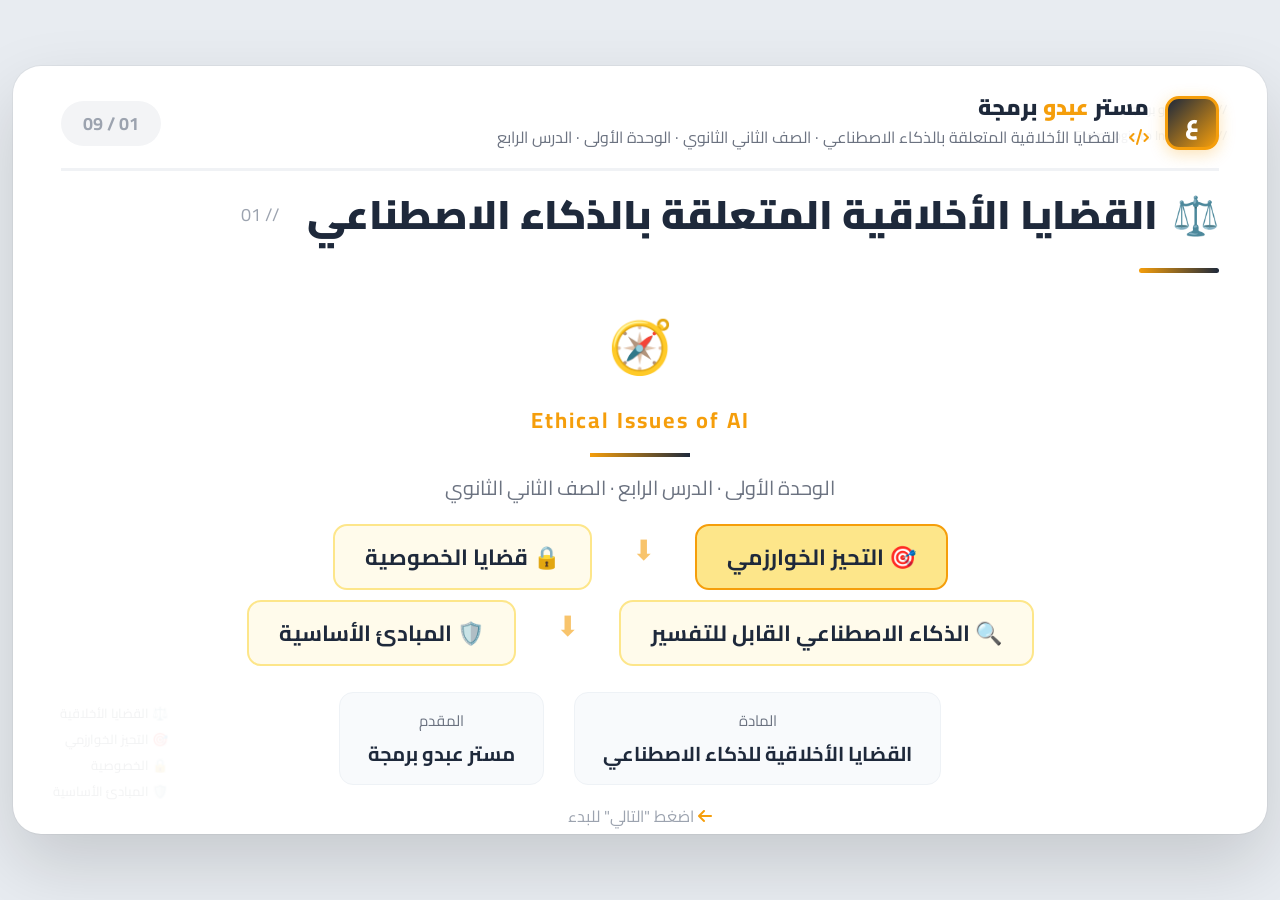
<file: 2-1-4.html>
<!DOCTYPE html>
<html lang="ar" dir="rtl">
<head>
    <meta charset="UTF-8">
    <meta name="viewport" content="width=device-width, initial-scale=1.0">
    <title>مستر عبدو برمجة - القضايا الأخلاقية المتعلقة بالذكاء الاصطناعي</title>
    <link href="https://fonts.googleapis.com/css2?family=Cairo:wght@400;600;700;800;900&display=swap" rel="stylesheet">
    <link rel="stylesheet" href="https://cdnjs.cloudflare.com/ajax/libs/font-awesome/6.4.0/css/all.min.css">
    <style>
        * {
            margin: 0;
            padding: 0;
            box-sizing: border-box;
        }

        body {
            font-family: 'Cairo', sans-serif;
            background: #e8ecf1;
            min-height: 100vh;
            display: flex;
            justify-content: center;
            align-items: center;
            overflow: hidden;
        }

        .presentation-container {
            width: 1366px;
            max-width: 98vw;
            height: 768px;
            max-height: 98vh;
            background: #ffffff;
            border-radius: 28px;
            box-shadow: 0 30px 70px rgba(0, 0, 0, 0.15), 0 0 0 1px rgba(0, 0, 0, 0.04);
            position: relative;
            overflow: hidden;
            display: flex;
            flex-direction: column;
        }

        .cover-decoration {
            position: absolute;
            pointer-events: none;
            z-index: 0;
            opacity: 0.04;
            font-family: 'Cairo', sans-serif;
            color: #1e293b;
            font-size: 14px;
            line-height: 2;
        }

        .cover-decoration.top-right {
            top: 30px;
            right: 40px;
            text-align: right;
            font-size: 13px;
            opacity: 0.05;
        }

        .cover-decoration.bottom-left {
            bottom: 30px;
            left: 40px;
            font-size: 13px;
            opacity: 0.05;
        }

        .slide-content {
            position: relative;
            z-index: 1;
            flex: 1;
            padding: 28px 48px 20px 48px;
            display: flex;
            flex-direction: column;
            overflow-y: auto;
        }

        .trainer-bar {
            display: flex;
            justify-content: space-between;
            align-items: center;
            padding-bottom: 16px;
            border-bottom: 3px solid #f0f2f5;
            flex-shrink: 0;
        }

        .trainer-info {
            display: flex;
            align-items: center;
            gap: 16px;
        }

        .trainer-avatar {
            width: 54px;
            height: 54px;
            border-radius: 14px;
            background: linear-gradient(135deg, #1e293b, #f59e0b);
            display: flex;
            align-items: center;
            justify-content: center;
            font-size: 24px;
            color: #fff;
            font-weight: 900;
            box-shadow: 0 4px 16px rgba(245, 158, 11, 0.3);
            border: 3px solid #f59e0b;
        }

        .trainer-details h4 {
            color: #1e293b;
            font-size: 22px;
            font-weight: 900;
            line-height: 1.2;
        }

        .trainer-details h4 span {
            color: #f59e0b;
        }

        .trainer-details .sub {
            color: #6b7280;
            font-size: 16px;
            font-weight: 400;
            margin-top: 2px;
        }

        .trainer-details .sub i {
            color: #f59e0b;
            margin-left: 6px;
        }

        .slide-counter {
            color: #9ca3af;
            font-size: 18px;
            font-weight: 700;
            background: #f3f4f6;
            padding: 6px 22px;
            border-radius: 24px;
            font-family: 'Cairo', sans-serif;
        }

        .slide-body {
            flex: 1;
            display: flex;
            flex-direction: column;
            justify-content: center;
            padding: 6px 0;
        }

        .slide-title {
            font-size: 40px;
            font-weight: 900;
            color: #1e293b;
            margin-bottom: 16px;
            display: flex;
            align-items: center;
            gap: 14px;
        }

        .slide-title .icon {
            font-size: 38px;
        }

        .slide-title .highlight {
            color: #f59e0b;
        }

        .slide-title .subtitle-line {
            font-size: 18px;
            font-weight: 400;
            color: #9ca3af;
            margin-right: 14px;
        }

        .divider {
            width: 80px;
            height: 5px;
            background: linear-gradient(90deg, #f59e0b, #1e293b);
            border-radius: 4px;
            margin-bottom: 20px;
        }

        .card {
            background: #ffffff;
            border-radius: 20px;
            padding: 26px 32px;
            box-shadow: 0 2px 16px rgba(0, 0, 0, 0.06), 0 0 0 1px rgba(0, 0, 0, 0.03);
            transition: all 0.3s ease;
            border: 1px solid #f0f2f5;
        }

        .card:hover {
            box-shadow: 0 10px 40px rgba(245, 158, 11, 0.08);
            transform: translateY(-2px);
            border-color: #f59e0b;
        }

        .card p,
        .card li {
            color: #1f2937;
            font-size: 24px;
            line-height: 2;
        }

        .card ul {
            list-style: none;
            padding: 0;
        }

        .card ul li {
            padding: 6px 0;
            padding-right: 34px;
            position: relative;
            font-size: 23px;
        }

        .card ul li::before {
            content: "▸";
            position: absolute;
            right: 0;
            color: #f59e0b;
            font-weight: 700;
            font-size: 26px;
        }

        .example-box {
            background: #fffbeb;
            border-radius: 16px;
            padding: 18px 24px;
            margin-top: 14px;
            border-right: 5px solid #f59e0b;
        }

        .example-box .label {
            color: #6b7280;
            font-size: 18px;
            font-weight: 600;
            display: block;
            margin-bottom: 6px;
        }

        .example-box .content {
            color: #1f2937;
            font-size: 22px;
            line-height: 1.8;
        }

        .punchline {
            margin-top: 16px;
            padding: 14px 22px;
            background: #fffbeb;
            border-radius: 14px;
            border-right: 5px solid #f59e0b;
            font-size: 24px;
            color: #1e293b;
            font-weight: 700;
        }

        .punchline i {
            color: #f59e0b;
            margin-left: 12px;
            font-size: 26px;
        }

        .concept-map {
            display: flex;
            flex-direction: column;
            align-items: center;
            gap: 4px;
            padding: 10px 0;
        }

        .concept-map .node {
            background: #fffbeb;
            padding: 10px 30px;
            border-radius: 14px;
            border: 2px solid #fde68a;
            font-size: 22px;
            font-weight: 700;
            color: #1e293b;
            transition: all 0.3s ease;
            min-width: 200px;
            text-align: center;
        }

        .concept-map .node:hover {
            border-color: #f59e0b;
            background: #fde68a;
        }

        .concept-map .node.highlight {
            border-color: #f59e0b;
            background: #fde68a;
        }

        .concept-map .arrow {
            color: #f59e0b;
            font-size: 28px;
            opacity: 0.6;
        }

        .concept-map .row {
            display: flex;
            justify-content: center;
            gap: 40px;
            flex-wrap: wrap;
        }

        /* ===== TABLE STYLES ===== */
        .table-wrapper {
            overflow-x: auto;
            margin-top: 12px;
            border-radius: 14px;
            border: 1px solid #f0f2f5;
        }

        .table-wrapper table {
            width: 100%;
            border-collapse: collapse;
            font-size: 17px;
            font-family: 'Cairo', sans-serif;
        }

        .table-wrapper thead {
            background: #f59e0b;
            color: #fff;
        }

        .table-wrapper th {
            padding: 10px 14px;
            text-align: center;
            font-size: 17px;
            font-weight: 800;
            border: 1px solid #f59e0b;
        }

        .table-wrapper td {
            padding: 9px 13px;
            text-align: center;
            border: 1px solid #e5e7eb;
            color: #1f2937;
            font-size: 16px;
            line-height: 1.5;
        }

        .table-wrapper tr:nth-child(even) {
            background: #fffbeb;
        }

        .table-wrapper tr:hover {
            background: #fde68a;
        }

        .table-wrapper .highlight-cell {
            font-weight: 700;
            color: #f59e0b;
        }

        /* ===== PRINCIPLES GRID ===== */
        .principles-grid {
            display: grid;
            grid-template-columns: 1fr 1fr;
            gap: 14px;
            margin-top: 10px;
        }

        .principle-item {
            background: #fffbeb;
            padding: 16px 20px;
            border-radius: 14px;
            border-right: 4px solid #f59e0b;
            transition: all 0.3s ease;
        }

        .principle-item:hover {
            background: #fde68a;
            transform: translateX(-3px);
        }

        .principle-item .title {
            font-size: 19px;
            font-weight: 800;
            color: #1e293b;
        }

        .principle-item .desc {
            font-size: 16px;
            color: #4b5563;
            margin-top: 4px;
            line-height: 1.7;
        }

        /* ===== CAUSES GRID ===== */
        .causes-grid {
            display: grid;
            grid-template-columns: 1fr 1fr;
            gap: 14px;
            margin-top: 10px;
        }

        .cause-item {
            background: #fef2f2;
            padding: 16px 20px;
            border-radius: 14px;
            border-right: 4px solid #ef4444;
            transition: all 0.3s ease;
        }

        .cause-item:hover {
            background: #fecaca;
            transform: translateX(-3px);
        }

        .cause-item .title {
            font-size: 18px;
            font-weight: 800;
            color: #ef4444;
        }

        .cause-item .desc {
            font-size: 16px;
            color: #1f2937;
            margin-top: 4px;
            line-height: 1.7;
        }

        /* ===== TWO COLUMN ===== */
        .two-col {
            display: grid;
            grid-template-columns: 1fr 1fr;
            gap: 18px;
            margin-top: 10px;
        }

        .two-col .card {
            height: 100%;
        }

        .two-col .card h4 {
            font-size: 20px;
            font-weight: 800;
            color: #1e293b;
            margin-bottom: 8px;
        }

        /* ===== IMAGE PLACEHOLDER ===== */
        .image-placeholder {
            display: flex;
            flex-direction: column;
            align-items: center;
            justify-content: center;
            background: #f8fafc;
            border: 2px dashed #d1d5db;
            border-radius: 16px;
            padding: 16px;
            margin-top: 12px;
            width: 100%;
            max-width: 400px;
            margin-left: auto;
            margin-right: auto;
        }

        .image-placeholder img {
            width: 100%;
            height: auto;
            border-radius: 12px;
            display: block;
        }

        .image-placeholder .label {
            color: #9ca3af;
            font-size: 14px;
            margin-top: 8px;
        }

        .image-wrapper {
            display: flex;
            justify-content: center;
            align-items: center;
            margin-top: 10px;
        }

        /* ===== CONTROLS ===== */
        .controls {
            display: flex;
            justify-content: space-between;
            align-items: center;
            padding-top: 14px;
            border-top: 3px solid #f0f2f5;
            flex-shrink: 0;
        }

        .dots {
            display: flex;
            gap: 10px;
        }

        .dot {
            width: 12px;
            height: 12px;
            border-radius: 50%;
            background: #d1d5db;
            transition: all 0.3s ease;
            cursor: pointer;
        }

        .dot.active {
            background: #f59e0b;
            box-shadow: 0 0 20px rgba(245, 158, 11, 0.3);
            width: 36px;
            border-radius: 8px;
        }

        .dot:hover {
            background: #f59e0b;
            opacity: 0.6;
        }

        .btn-group {
            display: flex;
            gap: 12px;
        }

        .btn {
            background: #f3f4f6;
            border: 1px solid #e5e7eb;
            color: #374151;
            padding: 10px 22px;
            border-radius: 14px;
            cursor: pointer;
            font-family: 'Cairo', sans-serif;
            font-size: 16px;
            font-weight: 700;
            transition: all 0.3s ease;
            display: flex;
            align-items: center;
            gap: 10px;
        }

        .btn:hover {
            background: #e5e7eb;
            border-color: #f59e0b;
            color: #1e293b;
            transform: translateY(-2px);
            box-shadow: 0 6px 20px rgba(0, 0, 0, 0.08);
        }

        .btn-primary {
            background: #1e293b;
            border: none;
            color: #fff;
        }

        .btn-primary:hover {
            background: #f59e0b;
            color: #fff;
            box-shadow: 0 6px 24px rgba(245, 158, 11, 0.3);
        }

        .btn-icon {
            width: 48px;
            height: 48px;
            padding: 0;
            justify-content: center;
            border-radius: 50%;
            font-size: 18px;
        }

        .fade-in {
            animation: fadeIn 0.5s ease forwards;
        }

        @keyframes fadeIn {
            from {
                opacity: 0;
                transform: translateY(16px);
            }
            to {
                opacity: 1;
                transform: translateY(0);
            }
        }

        .slide-enter {
            animation: slideEnter 0.4s cubic-bezier(0.25, 0.46, 0.45, 0.94) forwards;
        }

        @keyframes slideEnter {
            from {
                opacity: 0;
                transform: translateX(30px);
            }
            to {
                opacity: 1;
                transform: translateX(0);
            }
        }

        .slide-content::-webkit-scrollbar {
            width: 5px;
        }
        .slide-content::-webkit-scrollbar-track {
            background: #f1f1f1;
            border-radius: 10px;
        }
        .slide-content::-webkit-scrollbar-thumb {
            background: #d1d5db;
            border-radius: 10px;
        }

        /* ===== NOTE BOXES ===== */
        .note-box {
            background: #fef2f2;
            border-radius: 12px;
            padding: 12px 18px;
            margin-top: 10px;
            border-right: 4px solid #ef4444;
            display: flex;
            gap: 12px;
            align-items: flex-start;
        }

        .note-box .icon {
            font-size: 22px;
            flex-shrink: 0;
        }

        .note-box .content {
            font-size: 17px;
            color: #1f2937;
            line-height: 1.7;
        }

        .note-box .content strong {
            color: #ef4444;
        }

        .note-box.tip {
            background: #eff6ff;
            border-right-color: #3b82f6;
        }

        .note-box.tip .content strong {
            color: #3b82f6;
        }

        .note-box.tech {
            background: #f0fdf4;
            border-right-color: #22c55e;
        }

        .note-box.tech .content strong {
            color: #22c55e;
        }

        .note-box.warn {
            background: #fff7ed;
            border-right-color: #f97316;
        }

        .note-box.warn .content strong {
            color: #f97316;
        }

        /* ===== VOCAB GRID ===== */
        .vocab-grid {
            display: grid;
            grid-template-columns: 1fr 1fr;
            gap: 12px;
            margin-top: 10px;
        }

        .vocab-item {
            background: #fffbeb;
            padding: 14px 18px;
            border-radius: 12px;
            border-right: 4px solid #f59e0b;
            transition: all 0.3s ease;
        }

        .vocab-item:hover {
            background: #fde68a;
            transform: translateX(-3px);
        }

        .vocab-item .term {
            font-size: 17px;
            font-weight: 800;
            color: #f59e0b;
        }

        .vocab-item .def {
            font-size: 15px;
            color: #1f2937;
            margin-top: 4px;
            line-height: 1.6;
        }

        /* Quiz Styles */
        .quiz-section-title {
            font-size: 32px;
            font-weight: 900;
            color: #1e293b;
            text-align: center;
            margin-bottom: 16px;
        }

        .quiz-section-title .icon {
            font-size: 36px;
        }

        .quiz-section-title .sub {
            font-size: 18px;
            color: #6b7280;
            font-weight: 400;
            display: block;
            margin-top: 4px;
        }

        .quiz-item {
            background: #ffffff;
            border-radius: 18px;
            padding: 20px 26px;
            margin-bottom: 16px;
            border: 2px solid #eef2f6;
            transition: all 0.3s ease;
            position: relative;
        }

        .quiz-item:last-child {
            margin-bottom: 0;
        }

        .quiz-item:hover {
            border-color: #f59e0b;
            box-shadow: 0 4px 20px rgba(245, 158, 11, 0.08);
        }

        .quiz-item .question-header {
            display: flex;
            justify-content: space-between;
            align-items: flex-start;
            gap: 16px;
        }

        .quiz-item .question-text {
            font-size: 20px;
            color: #1e293b;
            font-weight: 700;
            line-height: 1.8;
            flex: 1;
        }

        .quiz-item .question-text .q-num {
            color: #f59e0b;
            font-weight: 900;
            margin-left: 8px;
        }

        .quiz-item .question-text .sub-q {
            font-weight: 400;
            color: #4b5563;
            font-size: 18px;
            display: block;
            padding-right: 30px;
            margin-top: 4px;
        }

        .quiz-item .question-text .sub-q .letter {
            color: #f59e0b;
            font-weight: 700;
        }

        .btn-show-answer {
            background: #1e293b;
            color: #fff;
            border: none;
            padding: 8px 20px;
            border-radius: 12px;
            font-family: 'Cairo', sans-serif;
            font-size: 15px;
            font-weight: 700;
            cursor: pointer;
            transition: all 0.3s ease;
            white-space: nowrap;
            flex-shrink: 0;
            margin-top: 4px;
        }

        .btn-show-answer:hover {
            background: #f59e0b;
            transform: translateY(-2px);
            box-shadow: 0 4px 16px rgba(245, 158, 11, 0.3);
        }

        .btn-show-answer.showing {
            background: #f59e0b;
        }

        .btn-show-answer.showing:hover {
            background: #d97706;
        }

        .answer-box {
            margin-top: 12px;
            padding: 14px 20px;
            background: #fffbeb;
            border-radius: 12px;
            border-right: 4px solid #f59e0b;
            display: none;
            font-size: 18px;
            color: #1f2937;
            line-height: 1.8;
        }

        .answer-box.show {
            display: block;
            animation: fadeIn 0.4s ease forwards;
        }

        .answer-box .ans-label {
            color: #f59e0b;
            font-weight: 700;
        }

        .answer-box .explanation {
            color: #6b7280;
            font-size: 17px;
            margin-top: 4px;
        }

        .answer-box .explanation i {
            color: #f59e0b;
            margin-left: 6px;
        }

        .quiz-divider {
            border: none;
            border-top: 2px dashed #fde68a;
            margin: 18px 0;
        }

        @media (max-width: 1024px) {
            .slide-title {
                font-size: 30px;
            }
            .card p,
            .card li {
                font-size: 19px;
            }
            .principles-grid,
            .causes-grid,
            .vocab-grid {
                grid-template-columns: 1fr;
            }
            .two-col {
                grid-template-columns: 1fr;
            }
        }

        @media (max-width: 768px) {
            .presentation-container {
                height: 100vh;
                max-height: 100vh;
                border-radius: 0;
                max-width: 100vw;
            }
            .slide-content {
                padding: 14px 16px 10px 16px;
            }
            .slide-title {
                font-size: 22px;
            }
            .card p,
            .card li {
                font-size: 16px;
            }
            .card ul li {
                font-size: 16px;
                padding-right: 24px;
            }
            .principles-grid,
            .causes-grid,
            .vocab-grid,
            .two-col {
                grid-template-columns: 1fr;
            }
            .trainer-avatar {
                width: 42px;
                height: 42px;
                font-size: 18px;
            }
            .trainer-details h4 {
                font-size: 16px;
            }
            .trainer-details .sub {
                font-size: 12px;
            }
            .btn span {
                display: none;
            }
            .cover-decoration {
                display: none;
            }
            .concept-map .node {
                font-size: 14px;
                padding: 6px 14px;
                min-width: 120px;
            }
            .concept-map .arrow {
                font-size: 20px;
            }
            .punchline {
                font-size: 17px;
            }
            .slide-counter {
                font-size: 13px;
                padding: 4px 12px;
            }
            .quiz-item .question-text {
                font-size: 15px;
            }
            .quiz-item .question-text .sub-q {
                font-size: 14px;
                padding-right: 0;
            }
            .btn-show-answer {
                font-size: 12px;
                padding: 6px 12px;
            }
            .answer-box {
                font-size: 15px;
                padding: 10px 14px;
            }
            .quiz-section-title {
                font-size: 22px;
            }
            .table-wrapper table {
                font-size: 13px;
            }
            .table-wrapper th,
            .table-wrapper td {
                padding: 6px 8px;
                font-size: 13px;
            }
            .image-placeholder {
                max-width: 220px;
            }
            .principle-item .title,
            .cause-item .title,
            .vocab-item .term {
                font-size: 15px;
            }
            .principle-item .desc,
            .cause-item .desc,
            .vocab-item .def {
                font-size: 13px;
            }
        }

        @media (max-width: 480px) {
            .slide-title {
                font-size: 18px;
            }
            .card {
                padding: 12px 14px;
            }
            .card p,
            .card li {
                font-size: 14px;
            }
            .quiz-item .question-text {
                font-size: 13px;
            }
            .answer-box {
                font-size: 13px;
            }
            .table-wrapper table {
                font-size: 11px;
            }
            .image-placeholder {
                max-width: 170px;
            }
        }
    </style>
</head>
<body>

    <div class="presentation-container" id="app">
        <!-- Decorative Elements -->
        <div class="cover-decoration top-right">
            // مستر عبدو برمجة<br>
            // From Logic to Innovation
        </div>
        <div class="cover-decoration bottom-left">
            ⚖️ القضايا الأخلاقية<br>
            🎯 التحيز الخوارزمي<br>
            🔒 الخصوصية<br>
            🛡️ المبادئ الأساسية
        </div>

        <div class="slide-content" id="slideContent">
            <!-- Trainer Bar -->
            <div class="trainer-bar">
                <div class="trainer-info">
                    <div class="trainer-avatar">ع</div>
                    <div class="trainer-details">
                        <h4>مستر <span>عبدو</span> برمجة</h4>
                        <div class="sub"><i class="fas fa-code"></i> القضايا الأخلاقية المتعلقة بالذكاء الاصطناعي · الصف الثاني الثانوي · الوحدة الأولى · الدرس الرابع</div>
                    </div>
                </div>
                <div class="slide-counter" id="slideCounter">٠١ / ٠٨</div>
            </div>

            <!-- Slide Body -->
            <div class="slide-body" id="slideBody"></div>

            <!-- Controls -->
            <div class="controls">
                <div class="dots" id="dotsContainer"></div>
                <div class="btn-group">
                    <button class="btn btn-icon" id="prevBtn" title="السابق"><i class="fas fa-chevron-right"></i></button>
                    <button class="btn btn-icon" id="nextBtn" title="التالي"><i class="fas fa-chevron-left"></i></button>
                    <button class="btn" id="autoBtn" title="تشغيل تلقائي"><i class="fas fa-play"></i> <span>تلقائي</span></button>
                    <button class="btn btn-primary btn-icon" id="fullscreenBtn" title="عرض كامل"><i class="fas fa-expand"></i></button>
                </div>
            </div>
        </div>
    </div>

    <script>
        // ============================================================
        //  DATA - القضايا الأخلاقية المتعلقة بالذكاء الاصطناعي
        // ============================================================
        const slides = [{
            id: 0,
            title: 'القضايا الأخلاقية المتعلقة بالذكاء الاصطناعي',
            icon: '⚖️',
            content: `
                <div style="text-align:center;padding:4px 0;">
                    <div style="font-size:52px;margin-bottom:4px;">🧭</div>
                    <div style="font-family:'Cairo',sans-serif;color:#f59e0b;font-size:22px;font-weight:700;letter-spacing:2px;">
                        Ethical Issues of AI
                    </div>
                    <div style="width:100px;height:4px;background:linear-gradient(90deg,#f59e0b,#1e293b);margin:12px auto;"></div>
                    <div style="font-size:20px;color:#6b7280;margin-bottom:8px;">الوحدة الأولى · الدرس الرابع · الصف الثاني الثانوي</div>

                    <!-- الخريطة المفاهيمية -->
                    <div class="concept-map">
                        <div class="row">
                            <div class="node highlight">🎯 التحيز الخوارزمي</div>
                            <div class="arrow">⬇</div>
                            <div class="node">🔒 قضايا الخصوصية</div>
                        </div>
                        <div class="row" style="margin-top:6px;">
                            <div class="node">🔍 الذكاء الاصطناعي القابل للتفسير</div>
                            <div class="arrow">⬇</div>
                            <div class="node">🛡️ المبادئ الأساسية</div>
                        </div>
                    </div>

                    <div style="margin-top:16px;display:flex;justify-content:center;gap:30px;flex-wrap:wrap;">
                        <div style="background:#f8fafc;padding:12px 28px;border-radius:14px;border:1px solid #eef2f6;">
                            <span style="color:#6b7280;font-size:15px;">المادة</span>
                            <h3 style="color:#1e293b;font-size:20px;">القضايا الأخلاقية للذكاء الاصطناعي</h3>
                        </div>
                        <div style="background:#f8fafc;padding:12px 28px;border-radius:14px;border:1px solid #eef2f6;">
                            <span style="color:#6b7280;font-size:15px;">المقدم</span>
                            <h3 style="color:#1e293b;font-size:20px;">مستر عبدو برمجة</h3>
                        </div>
                    </div>

                    <div style="margin-top:16px;color:#9ca3af;font-size:16px;">
                        <i class="fas fa-arrow-left" style="color:#f59e0b;"></i> اضغط "التالي" للبدء
                    </div>
                </div>
            `
        }, {
            id: 1,
            title: 'خريطة الدرس والمفاهيم الأساسية',
            icon: '🗺️',
            content: `
                <div class="card">
                    <div style="font-size:22px;font-weight:700;color:#1e293b;margin-bottom:8px;">🗺️ خريطة الدرس</div>

                    <div style="background:#fffbeb;padding:14px 20px;border-radius:14px;border-right:4px solid #f59e0b;margin-bottom:12px;">
                        <div style="font-size:18px;font-weight:800;color:#1e293b;margin-bottom:4px;">🎯 الفكرة الأساسية للدرس</div>
                        <div style="font-size:17px;color:#1f2937;line-height:1.8;">
                            إذا كانت بيانات التدريب متحيزة، يمكن للذكاء الاصطناعي أن يكرر هذا التحيز في أحكامه؛ واستخدام الذكاء الاصطناعي بمسؤولية يعني التحقق من التحيز، والقدرة على شرح القرارات، ومعرفة من هو المسؤول.
                        </div>
                    </div>

                    <div style="background:#fef3c7;padding:14px 20px;border-radius:14px;border-right:4px solid #f59e0b;margin-bottom:12px;">
                        <div style="font-size:18px;font-weight:800;color:#92400e;margin-bottom:4px;">❓ السؤال الرئيسي للدرس</div>
                        <div style="font-size:17px;color:#1f2937;line-height:1.8;">
                            ما القضايا الأخلاقية التي تنشأ مع انتشار الذكاء الاصطناعي، وما المبادئ التي ينبغي أن توجه كيفية استخدامنا له؟
                        </div>
                    </div>

                    <div style="background:#f0fdf4;padding:14px 20px;border-radius:14px;border-right:4px solid #22c55e;">
                        <div style="font-size:18px;font-weight:800;color:#16a34a;margin-bottom:6px;">📚 المفاهيم الأساسية</div>
                        <div style="font-size:15px;color:#1f2937;line-height:1.9;">
                            • التحيز الخوارزمي · بيانات التدريب · التعرف على الوجه<br>
                            • الخصوصية · الذكاء الاصطناعي القابل للتفسير (XAI)<br>
                            • مشكلة الصندوق الأسود · المسؤولية · العدالة<br>
                            • الشفافية · حماية الخصوصية · المساءلة
                        </div>
                    </div>

                    <div style="margin-top:12px;background:#f8fafc;padding:12px 18px;border-radius:12px;border:1px solid #eef2f6;">
                        <span style="font-size:15px;color:#6b7280;">
                            <strong>مفهوم الدرس:</strong> القيم والأخلاق، القوة ·
                            <strong>المحتوى:</strong> الذكاء الاصطناعي ·
                            <strong>السياق:</strong> اجتماعي وسياسي ·
                            <strong>التواصل:</strong> التفكير، التواصل
                        </span>
                    </div>
                </div>
                <div class="punchline"><i class="fas fa-quote-right"></i> "الذكاء الاصطناعي بلا أخلاق قد يكون خطرًا أكثر من كونه نعمة"</div>
            `
        }, {
            id: 2,
            title: 'التحيز الخوارزمي',
            icon: '🎯',
            content: `
                <div class="card">
                    <div style="font-size:22px;font-weight:700;color:#1e293b;margin-bottom:8px;">🎯 التحيز الخوارزمي</div>
                    <div style="color:#1f2937;font-size:18px;margin-bottom:12px;line-height:1.8;">
                        <strong>التعريف:</strong> انحراف أو نمط قد يؤدي إلى نتائج غير عادلة أو ضارة. ويمكن أن ينشأ من البيانات أو تصميم النظام أو طريقة استخدامه أو السياق البشري والاجتماعي.
                    </div>

                    <div class="example-box" style="border-right-color:#f59e0b;">
                        <span class="label">📌 أمثلة:</span>
                        <div class="content">
                            • نظام توظيف يفضل فئة بصورة غير عادلة<br>
                            • نظام تعرف على الوجه تقل دقته مع فئات معينة
                        </div>
                    </div>

                    <div style="font-size:20px;font-weight:700;color:#1e293b;margin-top:14px;margin-bottom:8px;">⚠️ الأسباب الرئيسية للتحيز</div>

                    <div class="causes-grid">
                        <div class="cause-item">
                            <div class="title">1. بيانات التدريب متحيزة</div>
                            <div class="desc">
                                • بيانات غير كافية عن سمات معينة<br>
                                • انعكاس نزعات تمييزية سابقة في البيانات
                            </div>
                        </div>
                        <div class="cause-item">
                            <div class="title">2. طريقة بناء النظام</div>
                            <div class="desc">
                                • اختيار غير مناسب للمتغيرات<br>
                                • متغير بديل يمثل بشكل غير مباشر سمة محمية<br>
                                • تصميم النموذج نفسه
                            </div>
                        </div>
                    </div>

                    <div class="image-wrapper">
                        <div class="image-placeholder">
                            <img src="algorithmic-bias.png" alt="التحيز الخوارزمي" onerror="this.style.display='none'">
                            <span class="label">📷 صورة توضيحية: التحيز الخوارزمي</span>
                        </div>
                    </div>
                </div>
                <div class="punchline"><i class="fas fa-quote-right"></i> "بيانات التدريب المتحيزة تُنتج قرارات متحيزة"</div>
            `
        }, {
            id: 3,
            title: 'قضايا الخصوصية',
            icon: '🔒',
            content: `
                <div class="card">
                    <div style="font-size:22px;font-weight:700;color:#1e293b;margin-bottom:8px;">🔒 قضايا الخصوصية</div>
                    <div style="color:#1f2937;font-size:18px;margin-bottom:12px;line-height:1.8;">
                        أدى تطور تقنية الذكاء الاصطناعي إلى ظهور قضايا جديدة تتعلق بالخصوصية:
                    </div>

                    <div class="two-col">
                        <div style="background:#fef2f2;padding:16px 20px;border-radius:14px;border-right:4px solid #ef4444;">
                            <div style="font-size:19px;font-weight:800;color:#ef4444;margin-bottom:6px;">📹 المراقبة عبر تقنية التعرف على الوجه</div>
                            <div style="font-size:16px;color:#1f2937;line-height:1.7;">
                                يمكن للكاميرات في الأماكن العامة التعرف على الأفراد وتتبعهم.
                            </div>
                        </div>
                        <div style="background:#fef2f2;padding:16px 20px;border-radius:14px;border-right:4px solid #ef4444;">
                            <div style="font-size:19px;font-weight:800;color:#ef4444;margin-bottom:6px;">📊 الجمع الجماعي للبيانات الشخصية</div>
                            <div style="font-size:16px;color:#1f2937;line-height:1.7;">
                                تُجمع وتُحلل كميات كبيرة من بيانات السلوك عبر الإنترنت.
                            </div>
                        </div>
                    </div>

                    <div class="image-wrapper">
                        <div class="image-placeholder">
                            <img src="privacy-issues.png" alt="قضايا الخصوصية في الذكاء الاصطناعي" onerror="this.style.display='none'">
                            <span class="label">📷 صورة توضيحية: قضايا الخصوصية</span>
                        </div>
                    </div>
                </div>
                <div class="punchline"><i class="fas fa-quote-right"></i> "الخصوصية حق أساسي، والذكاء الاصطناعي يجب ألا ينتهكه"</div>
            `
        }, {
            id: 4,
            title: 'الذكاء الاصطناعي القابل للتفسير والمسؤولية',
            icon: '🔍',
            content: `
                <div class="card">
                    <div style="font-size:22px;font-weight:700;color:#1e293b;margin-bottom:10px;">🔍 الذكاء الاصطناعي القابل للتفسير (XAI) والمسؤولية</div>

                    <div style="background:#fffbeb;padding:14px 20px;border-radius:14px;border-right:4px solid #f59e0b;margin-bottom:10px;">
                        <div style="font-size:18px;font-weight:800;color:#1e293b;">1. الذكاء الاصطناعي القابل للتفسير (XAI)</div>
                        <div style="font-size:16px;color:#1f2937;margin-top:4px;line-height:1.7;">
                            أساليب تساعد البشر على فهم العوامل التي أسهمت في وصول النظام إلى مخرج أو قرار معين. وعندما تكون آلية الوصول إلى النتيجة غير واضحة، يصعب تقييمها واكتشاف الأخطاء أو التحيز.
                        </div>
                    </div>

                    <div style="background:#fffbeb;padding:14px 20px;border-radius:14px;border-right:4px solid #f59e0b;margin-bottom:10px;">
                        <div style="font-size:18px;font-weight:800;color:#1e293b;">2. المسؤولية (Responsibility)</div>
                        <div style="font-size:16px;color:#1f2937;margin-top:4px;line-height:1.7;">
                            تحديد أدوار وواجبات الأطراف المرتبطة بتطوير النظام وتشغيله واستخدامه، مثل المطور والجهة المشغلة والمستخدم. ولا يوجد توزيع واحد للمسؤولية يصلح لكل السياقات.
                        </div>
                    </div>

                    <div style="background:#fffbeb;padding:14px 20px;border-radius:14px;border-right:4px solid #f59e0b;margin-bottom:10px;">
                        <div style="font-size:18px;font-weight:800;color:#1e293b;">3. المساءلة (Accountability)</div>
                        <div style="font-size:16px;color:#1f2937;margin-top:4px;line-height:1.7;">
                            تحديد الجهات المسؤولة عن النظام وقراراته وآثاره، وإمكان محاسبتها وفق أدوارها.
                        </div>
                        <div style="background:#fef3c7;padding:8px 14px;border-radius:10px;margin-top:6px;font-size:14px;color:#92400e;">
                            <strong>📌 ملاحظة:</strong> المساءلة ليست القدرة على شرح القرار — تلك وظيفة XAI — بل تحديد مَن يُحاسب على النتيجة.
                        </div>
                    </div>

                    <div style="background:#fffbeb;padding:14px 20px;border-radius:14px;border-right:4px solid #f59e0b;">
                        <div style="font-size:18px;font-weight:800;color:#1e293b;">4. الشفافية (Transparency)</div>
                        <div style="font-size:16px;color:#1f2937;margin-top:4px;line-height:1.7;">
                            إتاحة معلومات واضحة ومناسبة عن النظام واستخدامه وعملية اتخاذ القرار وحدوده.
                        </div>
                    </div>
                </div>
                <div class="punchline"><i class="fas fa-quote-right"></i> "القدرة على شرح القرار هي أساس الثقة في الذكاء الاصطناعي"</div>
            `
        }, {
            id: 5,
            title: 'المبادئ الأساسية لأخلاقيات الذكاء الاصطناعي',
            icon: '🛡️',
            content: `
                <div class="card">
                    <div style="font-size:22px;font-weight:700;color:#1e293b;margin-bottom:8px;">🛡️ المبادئ الأساسية لأخلاقيات الذكاء الاصطناعي</div>
                    <div style="color:#6b7280;font-size:16px;margin-bottom:12px;">
                        يركز الدرس على أربعة مبادئ مهمة للاستخدام المسؤول للذكاء الاصطناعي، من بين مبادئ أخرى:
                    </div>

                    <div class="principles-grid">
                        <div class="principle-item">
                            <div class="title">⚖️ العدالة (Justice)</div>
                            <div class="desc">عدم التمييز ظلماً ضد أي شخص أو مجموعة بعينها.</div>
                        </div>
                        <div class="principle-item">
                            <div class="title">🔍 الشفافية (Transparency)</div>
                            <div class="desc">إتاحة معلومات واضحة ومناسبة عن النظام واستخدامه وعملية اتخاذ القرار وحدوده.</div>
                        </div>
                        <div class="principle-item">
                            <div class="title">🔒 حماية الخصوصية (Privacy Protection)</div>
                            <div class="desc">التعامل مع المعلومات الشخصية بشكل مناسب وحماية الخصوصية.</div>
                        </div>
                        <div class="principle-item">
                            <div class="title">📋 المساءلة (Accountability)</div>
                            <div class="desc">تحديد الجهات المسؤولة عن النظام وقراراته وآثاره، وإمكان محاسبتها وفق أدوارها.</div>
                        </div>
                    </div>

                    <div class="image-wrapper">
                        <div class="image-placeholder">
                            <img src="ai-ethics-principles.png" alt="مبادئ أخلاقيات الذكاء الاصطناعي" onerror="this.style.display='none'">
                            <span class="label">📷 صورة توضيحية: مبادئ أخلاقيات الذكاء الاصطناعي</span>
                        </div>
                    </div>
                </div>
                <div class="punchline"><i class="fas fa-quote-right"></i> "العدالة والشفافية وحماية الخصوصية والمساءلة: أربع ركائز للذكاء الاصطناعي الأخلاقي"</div>
            `
        }, {
            id: 6,
            title: '📝 اختبر تركيزك - الجزء الأول',
            icon: '📝',
            content: `
                <div class="quiz-section-title">
                    <span class="icon">📝</span> اختبر تركيزك - الجزء الأول
                    <span class="sub">اضغط على زر "إظهار الإجابة" بجانب كل سؤال لمعرفة الإجابة</span>
                </div>

                <!-- السؤال 1 -->
                <div class="quiz-item">
                    <div class="question-header">
                        <div class="question-text">
                            <span class="q-num">1.</span> ضع علامة (صح) إذا كانت العبارة صحيحة أو (خطأ) إذا كانت خاطئة:
                            <span class="sub-q"><span class="letter">(أ)</span> التحيز الخوارزمي نمط في مخرجات الذكاء الاصطناعي قد ينشأ من البيانات أو تصميم النظام أو طريقة استخدامه، وقد يؤدي إلى نتائج غير عادلة.</span>
                            <span class="sub-q"><span class="letter">(ب)</span> حتى لو كانت عملية اتخاذ القرار في الذكاء الاصطناعي غير واضحة، لا توجد مشكلة طالما أن النتيجة صحيحة.</span>
                            <span class="sub-q"><span class="letter">(ج)</span> الذكاء الاصطناعي القابل للتفسير (XAI) هو تقنية تتيح للبشر فهم منطق الذكاء الاصطناعي.</span>
                            <span class="sub-q"><span class="letter">(د)</span> عندما يتخذ الذكاء الاصطناعي حكماً خاطئاً، فإن من هو المسؤول قد تم تحديده بوضوح بالفعل.</span>
                        </div>
                        <button class="btn-show-answer" onclick="toggleAnswer(this)">إظهار الإجابة</button>
                    </div>
                    <div class="answer-box">
                        <span class="ans-label">✅ الإجابة:</span>
                        (أ) <span style="color:#22c55e;font-weight:700;">صح</span> — تعريف صحيح للتحيز الخوارزمي<br>
                        (ب) <span style="color:#ef4444;font-weight:700;">خطأ</span> — عندما تكون العملية غير واضحة يصعب التحقق من صحة النتيجة<br>
                        (ج) <span style="color:#22c55e;font-weight:700;">صح</span> — وصف صحيح لتقنية XAI<br>
                        (د) <span style="color:#ef4444;font-weight:700;">خطأ</span> — تختلف الآراء حول المسؤولية ولم تحدد بعد بوضوح قاطع لجميع السياقات
                        <div class="explanation"><i class="fas fa-arrow-left"></i> راجع تعريفات التحيز وXAI والمسؤولية</div>
                    </div>
                </div>

                <!-- السؤال 2 -->
                <div class="quiz-item">
                    <div class="question-header">
                        <div class="question-text">
                            <span class="q-num">2.</span> طابق كل وصف (1 - 4) مع أنسب مبدأ أساسي من مبادئ أخلاقيات الذكاء الاصطناعي:
                            <span class="sub-q">1. عدم التمييز ظلماً ضد أي شخص أو مجموعة بعينها.</span>
                            <span class="sub-q">2. إتاحة معلومات واضحة ومناسبة عن النظام واستخدامه وعملية اتخاذ القرار وحدوده.</span>
                            <span class="sub-q">3. التعامل مع المعلومات الشخصية بشكل مناسب وحماية الخصوصية.</span>
                            <span class="sub-q">4. تحديد الجهات المسؤولة عن النظام وقراراته وآثاره، وإمكان محاسبتها.</span>
                        </div>
                        <button class="btn-show-answer" onclick="toggleAnswer(this)">إظهار الإجابة</button>
                    </div>
                    <div class="answer-box">
                        <span class="ans-label">✅ الإجابة:</span>
                        1 → (أ) العدالة<br>
                        2 → (ب) الشفافية<br>
                        3 → (ج) حماية الخصوصية<br>
                        4 → (د) المساءلة
                        <div class="explanation"><i class="fas fa-arrow-left"></i> كل وصف يمثل المبدأ المرتبط به</div>
                    </div>
                </div>

                <!-- السؤال 3 -->
                <div class="quiz-item">
                    <div class="question-header">
                        <div class="question-text">
                            <span class="q-num">3.</span> ما المصطلح الذي يصف نمطاً في نظام ذكاء اصطناعي قد يؤدي إلى نتائج غير عادلة أو ضارة؟
                        </div>
                        <button class="btn-show-answer" onclick="toggleAnswer(this)">إظهار الإجابة</button>
                    </div>
                    <div class="answer-box">
                        <span class="ans-label">✅ الإجابة:</span> التحيز الخوارزمي
                        <div class="explanation"><i class="fas fa-arrow-left"></i> ينشأ من البيانات أو تصميم النظام أو طريقة استخدامه أو السياق البشري والاجتماعي</div>
                    </div>
                </div>

                <!-- السؤال 4 -->
                <div class="quiz-item">
                    <div class="question-header">
                        <div class="question-text">
                            <span class="q-num">4.</span> ما هو المصطلح الخاص بالتقنية التي تتيح للبشر فهم سبب اتخاذ الذكاء الاصطناعي حكماً معيناً؟ واذكر أيضاً اختصارها المكون من ثلاثة أحرف.
                        </div>
                        <button class="btn-show-answer" onclick="toggleAnswer(this)">إظهار الإجابة</button>
                    </div>
                    <div class="answer-box">
                        <span class="ans-label">✅ الإجابة:</span> الذكاء الاصطناعي القابل للتفسير (XAI)
                        <div class="explanation"><i class="fas fa-arrow-left"></i> XAI = Explainable AI</div>
                    </div>
                </div>

                <!-- السؤال 5 -->
                <div class="quiz-item">
                    <div class="question-header">
                        <div class="question-text">
                            <span class="q-num">5.</span> من بين المبادئ الأساسية لأخلاقيات الذكاء الاصطناعي، ما هو المصطلح الخاص بالمبدأ الذي يقتضي عدم التمييز ظلماً ضد أي شخص أو مجموعة بعينها؟
                        </div>
                        <button class="btn-show-answer" onclick="toggleAnswer(this)">إظهار الإجابة</button>
                    </div>
                    <div class="answer-box">
                        <span class="ans-label">✅ الإجابة:</span> العدالة
                        <div class="explanation"><i class="fas fa-arrow-left"></i> العدالة تعني عدم التمييز ضد أي فئة</div>
                    </div>
                </div>

                <hr class="quiz-divider">

                <div style="text-align:center;color:#6b7280;font-size:16px;margin-top:8px;">
                    <i class="fas fa-lightbulb" style="color:#f59e0b;"></i> حاول الإجابة بنفسك قبل الضغط على زر الإجابة
                </div>
            `
        }, {
            id: 7,
            title: '📝 اختبر تركيزك - الجزء الثاني',
            icon: '📝',
            content: `
                <div class="quiz-section-title">
                    <span class="icon">📝</span> اختبر تركيزك - الجزء الثاني
                    <span class="sub">اضغط على زر "إظهار الإجابة" بجانب كل سؤال لمعرفة الإجابة</span>
                </div>

                <!-- السؤال 6 -->
                <div class="quiz-item">
                    <div class="question-header">
                        <div class="question-text">
                            <span class="q-num">6.</span> من بين المبادئ الأساسية لأخلاقيات الذكاء الاصطناعي، ما هو المصطلح الخاص بالمبدأ الذي يقتضي التعامل مع المعلومات الشخصية بشكل مناسب؟
                        </div>
                        <button class="btn-show-answer" onclick="toggleAnswer(this)">إظهار الإجابة</button>
                    </div>
                    <div class="answer-box">
                        <span class="ans-label">✅ الإجابة:</span> حماية الخصوصية
                        <div class="explanation"><i class="fas fa-arrow-left"></i> حماية الخصوصية تعني التعامل المناسب مع البيانات الشخصية</div>
                    </div>
                </div>

                <!-- السؤال 7 -->
                <div class="quiz-item">
                    <div class="question-header">
                        <div class="question-text">
                            <span class="q-num">7.</span> من الخيارات التالية (أ - د)، اختر الخيار الذي <u>ليس</u> سبباً مناسباً للتحيز الخوارزمي:
                            <span class="sub-q"><span class="letter">(أ)</span> بيانات التدريب متحيزة.</span>
                            <span class="sub-q"><span class="letter">(ب)</span> انعكاس نزعات تمييزية سابقة في البيانات.</span>
                            <span class="sub-q"><span class="letter">(ج)</span> سرعة معالجة الحاسوب بطيئة.</span>
                            <span class="sub-q"><span class="letter">(د)</span> هناك بيانات غير كافية عن سمات معينة.</span>
                        </div>
                        <button class="btn-show-answer" onclick="toggleAnswer(this)">إظهار الإجابة</button>
                    </div>
                    <div class="answer-box">
                        <span class="ans-label">✅ الإجابة:</span> (ج) سرعة معالجة الحاسوب بطيئة
                        <div class="explanation"><i class="fas fa-arrow-left"></i> سرعة المعالجة لا علاقة لها بالتحيز — التحيز سببه البيانات أو التصميم أو الاستخدام</div>
                    </div>
                </div>

                <!-- السؤال 8 -->
                <div class="quiz-item">
                    <div class="question-header">
                        <div class="question-text">
                            <span class="q-num">8.</span> من الخيارات التالية (أ - د)، اختر كل ما يمثل قضايا خصوصية مرتبطة بالذكاء الاصطناعي:
                            <span class="sub-q"><span class="letter">(أ)</span> يتم التعرف على الأفراد وتتبعهم من خلال تقنية التعرف على الوجه.</span>
                            <span class="sub-q"><span class="letter">(ب)</span> تُجمع بيانات السلوك عبر الإنترنت وتُحلَّل بكميات كبيرة.</span>
                            <span class="sub-q"><span class="letter">(ج)</span> الذكاء الاصطناعي ينشئ أعمالاً إبداعية.</span>
                            <span class="sub-q"><span class="letter">(د)</span> تتحسن سرعة حوسبة الذكاء الاصطناعي.</span>
                        </div>
                        <button class="btn-show-answer" onclick="toggleAnswer(this)">إظهار الإجابة</button>
                    </div>
                    <div class="answer-box">
                        <span class="ans-label">✅ الإجابة:</span> (أ) و (ب)
                        <div class="explanation"><i class="fas fa-arrow-left"></i> كلاهما يمثل قضايا خصوصية — المراقبة وجمع البيانات</div>
                    </div>
                </div>

                <!-- السؤال 9 -->
                <div class="quiz-item">
                    <div class="question-header">
                        <div class="question-text">
                            <span class="q-num">9.</span> اقرأ الفقرة التالية وأجب عن كل سؤال (املأ الفراغات 1 - 3):
                            <span class="sub-q">"مع انتشار أنظمة الذكاء الاصطناعي، برزت قضايا أخلاقية متعددة. قد يظهر (1) عندما تؤدي البيانات أو طريقة تصميم النظام أو استخدامه إلى نتائج غير عادلة. ولمعالجة مشكلة «الصندوق الأسود» تُطوَّر أساليب تسمى (2) تساعد على فهم العوامل المؤثرة في المخرجات. وعندما ينتج النظام قرارًا خاطئًا أو ضارًا تُطرح مسألة (3)؛ ولا يوجد معيار واحد يوزعها بالطريقة نفسها في جميع السياقات."</span>
                        </div>
                        <button class="btn-show-answer" onclick="toggleAnswer(this)">إظهار الإجابة</button>
                    </div>
                    <div class="answer-box">
                        <span class="ans-label">✅ الإجابة:</span>
                        (1) التحيز الخوارزمي<br>
                        (2) الذكاء الاصطناعي القابل للتفسير (XAI)<br>
                        (3) المسؤولية
                        <div class="explanation"><i class="fas fa-arrow-left"></i> المفاهيم الثلاثة الأساسية في الفقرة</div>
                    </div>
                </div>

                <hr class="quiz-divider">

                <div style="text-align:center;color:#6b7280;font-size:16px;margin-top:8px;">
                    <i class="fas fa-lightbulb" style="color:#f59e0b;"></i> حاول الإجابة بنفسك قبل الضغط على زر الإجابة
                </div>
            `
        }, {
            id: 8,
            title: '📝 اختبر تركيزك - الجزء الثالث',
            icon: '📝',
            content: `
                <div class="quiz-section-title">
                    <span class="icon">📝</span> اختبر تركيزك - الجزء الثالث
                    <span class="sub">اضغط على زر "إظهار الإجابة" بجانب كل سؤال لمعرفة الإجابة</span>
                </div>

                <!-- السؤال 10 -->
                <div class="quiz-item">
                    <div class="question-header">
                        <div class="question-text">
                            <span class="q-num">10.</span> لكل من 1 - 4، حدد أي مبدأ أساسي من مبادئ أخلاقيات الذكاء الاصطناعي يرتبط ارتباطًا وثيقًا به:
                            <span class="sub-q">1. ضمان أن يقيّم ذكاء اصطناعي للتوظيف بعدالة بغض النظر عن الجنس.</span>
                            <span class="sub-q">2. الإفصاح عن عملية اتخاذ القرار في الذكاء الاصطناعي للمستخدمين بطريقة سهلة الفهم.</span>
                            <span class="sub-q">3. عدم استخدام البيانات الشخصية المجمّعة لأغراض غير الغرض الأصلي منها.</span>
                            <span class="sub-q">4. القدرة على شرح سبب التوصل إلى نتيجة تشخيصية معينة من قبل الذكاء الاصطناعي.</span>
                        </div>
                        <button class="btn-show-answer" onclick="toggleAnswer(this)">إظهار الإجابة</button>
                    </div>
                    <div class="answer-box">
                        <span class="ans-label">✅ الإجابة:</span>
                        1 → (أ) العدالة<br>
                        2 → (ب) الشفافية<br>
                        3 → (ج) حماية الخصوصية<br>
                        4 → (د) المساءلة
                        <div class="explanation"><i class="fas fa-arrow-left"></i> كل مثال يرتبط بمبدأ محدد من مبادئ أخلاقيات الذكاء الاصطناعي</div>
                    </div>
                </div>

                <!-- السؤال 11 -->
                <div class="quiz-item">
                    <div class="question-header">
                        <div class="question-text">
                            <span class="q-num">11.</span> من الخيارات التالية (أ - د)، اختر الخيار الذي يصف بشكل أنسب القضايا الأخلاقية المتعلقة بالذكاء الاصطناعي:
                            <span class="sub-q"><span class="letter">(أ)</span> لا توجد قضايا أخلاقية متعلقة بالذكاء الاصطناعي.</span>
                            <span class="sub-q"><span class="letter">(ب)</span> التحيز الخوارزمي ناتج عن سرعة معالجة الذكاء الاصطناعي.</span>
                            <span class="sub-q"><span class="letter">(ج)</span> يمكن أن يتسبب التحيز في بيانات التدريب في تحيز تمييزي في أحكام الذكاء الاصطناعي.</span>
                            <span class="sub-q"><span class="letter">(د)</span> حتى لو كانت عملية اتخاذ القرار في الذكاء الاصطناعي غير واضحة، لا توجد مشكلة بالنسبة للمستخدمين.</span>
                        </div>
                        <button class="btn-show-answer" onclick="toggleAnswer(this)">إظهار الإجابة</button>
                    </div>
                    <div class="answer-box">
                        <span class="ans-label">✅ الإجابة:</span> (ج)
                        <div class="explanation"><i class="fas fa-arrow-left"></i> التحيز في بيانات التدريب يؤدي إلى تحيز تمييزي في أحكام الذكاء الاصطناعي</div>
                    </div>
                </div>

                <!-- السؤال 12 -->
                <div class="quiz-item">
                    <div class="question-header">
                        <div class="question-text">
                            <span class="q-num">12.</span> (سؤال على نمط الامتحان - 6 درجات): حلل كيف يمكن أن ينشأ التحيز الخوارزمي في نظام ذكاء اصطناعي، وكيف يمكن تقليله؟
                        </div>
                        <button class="btn-show-answer" onclick="toggleAnswer(this)">إظهار الإجابة</button>
                    </div>
                    <div class="answer-box">
                        <span class="ans-label">✅ الإجابة:</span>
                        <strong style="color:#f59e0b;">كيف ينشأ:</strong> ينشأ التحيز بسبب الاعتماد على (بيانات تدريب متحيزة) إما لأنها تعكس نزعات تمييزية سابقة أو لعدم كفاية البيانات عن سمات معينة، وكذلك قد ينشأ من طريقة تصميم النظام واختيار المتغيرات.<br><br>
                        <strong style="color:#f59e0b;">كيف يمكن تقليله:</strong> يمكن تقليله بالاعتماد على مبدأ <strong>العدالة</strong> لضمان عدم التمييز ضد أي فئة، وتطبيق مبدأ <strong>الشفافية</strong> وتقنية الذكاء الاصطناعي القابل للتفسير (XAI) لإتاحة معلومات واضحة عن كيفية اتخاذ النظام للقرار، مما يسهل اكتشاف أي تحيز ومعالجته.
                        <div class="explanation"><i class="fas fa-arrow-left"></i> الإجابة تركز على الأسباب (بيانات متحيزة + تصميم) والحلول (العدالة + الشفافية + XAI)</div>
                    </div>
                </div>

                <!-- السؤال 13 -->
                <div class="quiz-item">
                    <div class="question-header">
                        <div class="question-text">
                            <span class="q-num">13.</span> توقف وفكر (1): عند استخدام تقنية التعرف على الوجه في الأماكن العامة قد تتحسن السلامة والراحة، لكن تنشأ مخاوف بشأن الخصوصية. ما المبدأ الأساسي المرتبط بذلك؟
                        </div>
                        <button class="btn-show-answer" onclick="toggleAnswer(this)">إظهار الإجابة</button>
                    </div>
                    <div class="answer-box">
                        <span class="ans-label">✅ الإجابة:</span> حماية الخصوصية
                        <div class="explanation"><i class="fas fa-arrow-left"></i> استخدام تقنية التعرف على الوجه في الأماكن العامة يثير مخاوف الخصوصية</div>
                    </div>
                </div>

                <!-- السؤال 14 -->
                <div class="quiz-item">
                    <div class="question-header">
                        <div class="question-text">
                            <span class="q-num">14.</span> توقف وفكر (2): إذا لم يستطع أحد شرح سبب رفض الذكاء الاصطناعي لطلب توظيف شخص ما، فهل هذا عادل؟ أي مبدأ مفقود؟
                        </div>
                        <button class="btn-show-answer" onclick="toggleAnswer(this)">إظهار الإجابة</button>
                    </div>
                    <div class="answer-box">
                        <span class="ans-label">✅ الإجابة:</span> لا، هذا غير عادل. المبدأ المفقود هو: <strong>الشفافية والذكاء الاصطناعي القابل للتفسير (XAI)</strong>
                        <div class="explanation"><i class="fas fa-arrow-left"></i> بدون شرح للقرار، لا يمكن التحقق من عدالته</div>
                    </div>
                </div>

                <hr class="quiz-divider">

                <div style="text-align:center;color:#6b7280;font-size:16px;margin-top:8px;">
                    <i class="fas fa-lightbulb" style="color:#f59e0b;"></i> حاول الإجابة بنفسك قبل الضغط على زر الإجابة
                </div>
            `
        }];

        // ============================================================
        //  STATE
        // ============================================================
        let currentSlide = 0;
        let autoPlay = false;
        let autoInterval = null;

        // ============================================================
        //  DOM REFS
        // ============================================================
        const slideBody = document.getElementById('slideBody');
        const dotsContainer = document.getElementById('dotsContainer');
        const slideCounter = document.getElementById('slideCounter');
        const prevBtn = document.getElementById('prevBtn');
        const nextBtn = document.getElementById('nextBtn');
        const autoBtn = document.getElementById('autoBtn');
        const fullscreenBtn = document.getElementById('fullscreenBtn');

        // ============================================================
        //  TOGGLE ANSWER FUNCTION
        // ============================================================
        function toggleAnswer(button) {
            const answerBox = button.closest('.quiz-item').querySelector('.answer-box');
            const isShowing = answerBox.classList.contains('show');

            if (isShowing) {
                answerBox.classList.remove('show');
                button.textContent = 'إظهار الإجابة';
                button.classList.remove('showing');
            } else {
                answerBox.classList.add('show');
                button.textContent = 'إخفاء الإجابة';
                button.classList.add('showing');
            }
        }

        // ============================================================
        //  RENDER
        // ============================================================
        function renderSlide(index) {
            const slide = slides[index];
            if (!slide) return;

            let html = `
                <div class="slide-title slide-enter">
                    <span class="icon">${slide.icon}</span>
                    ${slide.title}
                    <span class="subtitle-line">// ${String(index + 1).padStart(2, '0')}</span>
                </div>
                <div class="divider"></div>
                <div class="fade-in" style="flex:1;display:flex;flex-direction:column;justify-content:center;">
                    ${slide.content}
                </div>
            `;
            slideBody.innerHTML = html;

            document.querySelectorAll('.dot').forEach((dot, i) => {
                dot.classList.toggle('active', i === index);
            });

            slideCounter.textContent = `${String(index + 1).padStart(2, '0')} / ${String(slides.length).padStart(2, '0')}`;

            prevBtn.disabled = index === 0;
            prevBtn.style.opacity = index === 0 ? '0.3' : '1';
        }

        function renderDots() {
            dotsContainer.innerHTML = '';
            slides.forEach((_, i) => {
                const dot = document.createElement('div');
                dot.className = 'dot' + (i === currentSlide ? ' active' : '');
                dot.addEventListener('click', () => goToSlide(i));
                dotsContainer.appendChild(dot);
            });
        }

        // ============================================================
        //  NAVIGATION
        // ============================================================
        function goToSlide(index) {
            if (index < 0 || index >= slides.length) return;
            currentSlide = index;
            renderSlide(currentSlide);
            renderDots();
        }

        function nextSlide() {
            if (currentSlide < slides.length - 1) {
                goToSlide(currentSlide + 1);
            } else if (autoPlay) {
                goToSlide(0);
            }
        }

        function prevSlide() {
            if (currentSlide > 0) goToSlide(currentSlide - 1);
        }

        // ============================================================
        //  AUTOPLAY
        // ============================================================
        function toggleAutoPlay() {
            autoPlay = !autoPlay;
            if (autoPlay) {
                autoInterval = setInterval(nextSlide, 6000);
                autoBtn.innerHTML = '<i class="fas fa-pause"></i> <span>إيقاف</span>';
                autoBtn.classList.add('btn-primary');
            } else {
                clearInterval(autoInterval);
                autoBtn.innerHTML = '<i class="fas fa-play"></i> <span>تلقائي</span>';
                autoBtn.classList.remove('btn-primary');
            }
        }

        // ============================================================
        //  FULLSCREEN
        // ============================================================
        function toggleFullscreen() {
            const container = document.querySelector('.presentation-container');
            if (!document.fullscreenElement) {
                container.requestFullscreen().catch(err => {});
            } else {
                document.exitFullscreen().catch(err => {});
            }
        }

        // ============================================================
        //  KEYBOARD SHORTCUTS
        // ============================================================
        document.addEventListener('keydown', (e) => {
            if (e.key === 'ArrowRight' || e.key === 'ArrowDown') {
                e.preventDefault();
                nextSlide();
            } else if (e.key === 'ArrowLeft' || e.key === 'ArrowUp') {
                e.preventDefault();
                prevSlide();
            } else if (e.key === ' ' || e.key === 'Space') {
                e.preventDefault();
                toggleAutoPlay();
            } else if (e.key === 'f' || e.key === 'F') {
                toggleFullscreen();
            }
        });

        // ============================================================
        //  EVENT LISTENERS
        // ============================================================
        prevBtn.addEventListener('click', prevSlide);
        nextBtn.addEventListener('click', nextSlide);
        autoBtn.addEventListener('click', toggleAutoPlay);
        fullscreenBtn.addEventListener('click', toggleFullscreen);

        // ============================================================
        //  INIT
        // ============================================================
        renderDots();
        renderSlide(0);
    </script>

</body>
</html>
</file>
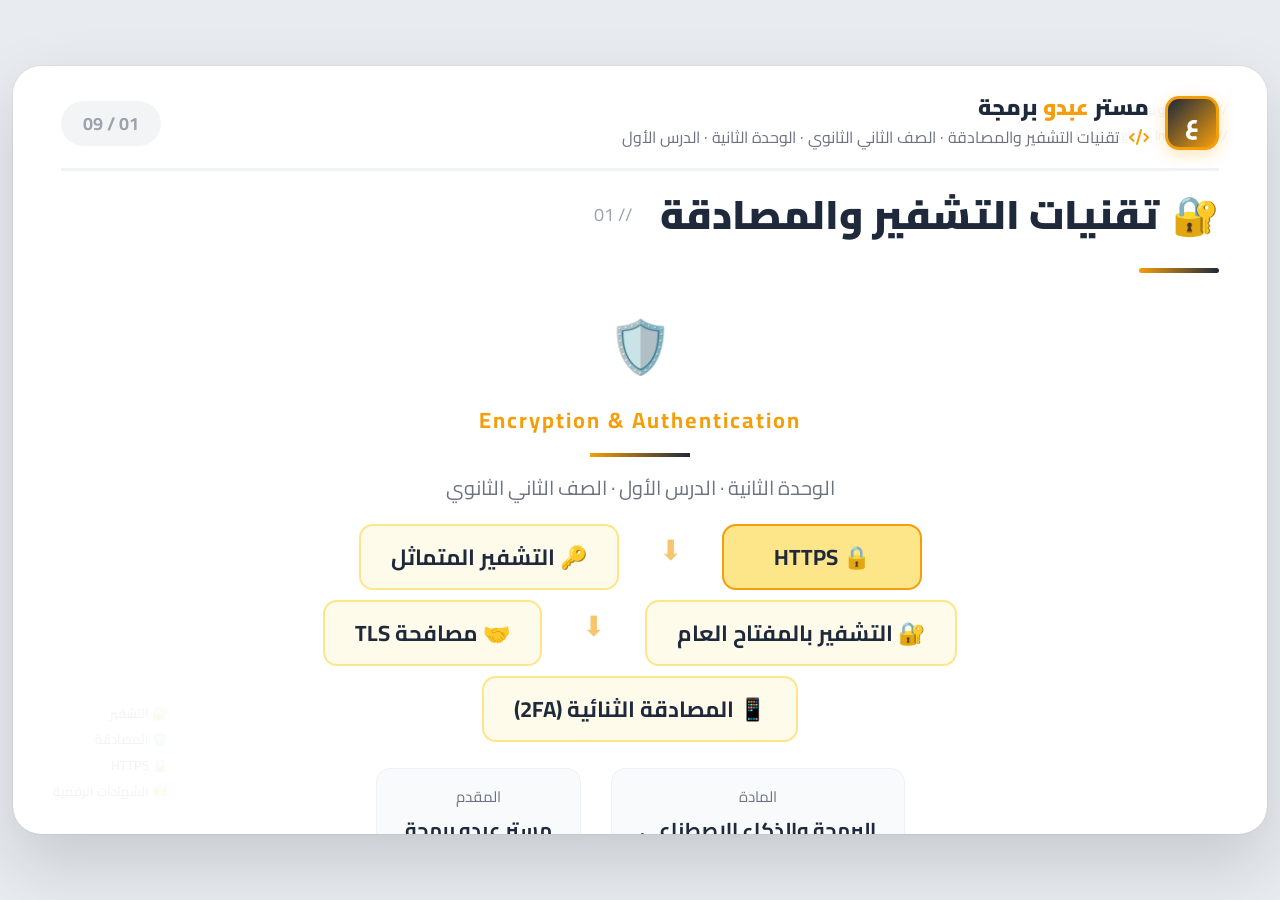
<file: 2-2-1.html>
<!DOCTYPE html>
<html lang="ar" dir="rtl">
<head>
    <meta charset="UTF-8">
    <meta name="viewport" content="width=device-width, initial-scale=1.0">
    <title>مستر عبدو برمجة - تقنيات التشفير والمصادقة</title>
    <link href="https://fonts.googleapis.com/css2?family=Cairo:wght@400;600;700;800;900&display=swap" rel="stylesheet">
    <link rel="stylesheet" href="https://cdnjs.cloudflare.com/ajax/libs/font-awesome/6.4.0/css/all.min.css">
    <style>
        * {
            margin: 0;
            padding: 0;
            box-sizing: border-box;
        }

        body {
            font-family: 'Cairo', sans-serif;
            background: #e8ecf1;
            min-height: 100vh;
            display: flex;
            justify-content: center;
            align-items: center;
            overflow: hidden;
        }

        .presentation-container {
            width: 1366px;
            max-width: 98vw;
            height: 768px;
            max-height: 98vh;
            background: #ffffff;
            border-radius: 28px;
            box-shadow: 0 30px 70px rgba(0, 0, 0, 0.15), 0 0 0 1px rgba(0, 0, 0, 0.04);
            position: relative;
            overflow: hidden;
            display: flex;
            flex-direction: column;
        }

        .cover-decoration {
            position: absolute;
            pointer-events: none;
            z-index: 0;
            opacity: 0.04;
            font-family: 'Cairo', sans-serif;
            color: #1e293b;
            font-size: 14px;
            line-height: 2;
        }

        .cover-decoration.top-right {
            top: 30px;
            right: 40px;
            text-align: right;
            font-size: 13px;
            opacity: 0.05;
        }

        .cover-decoration.bottom-left {
            bottom: 30px;
            left: 40px;
            font-size: 13px;
            opacity: 0.05;
        }

        .slide-content {
            position: relative;
            z-index: 1;
            flex: 1;
            padding: 28px 48px 20px 48px;
            display: flex;
            flex-direction: column;
            overflow-y: auto;
        }

        .trainer-bar {
            display: flex;
            justify-content: space-between;
            align-items: center;
            padding-bottom: 16px;
            border-bottom: 3px solid #f0f2f5;
            flex-shrink: 0;
        }

        .trainer-info {
            display: flex;
            align-items: center;
            gap: 16px;
        }

        .trainer-avatar {
            width: 54px;
            height: 54px;
            border-radius: 14px;
            background: linear-gradient(135deg, #1e293b, #f59e0b);
            display: flex;
            align-items: center;
            justify-content: center;
            font-size: 24px;
            color: #fff;
            font-weight: 900;
            box-shadow: 0 4px 16px rgba(245, 158, 11, 0.3);
            border: 3px solid #f59e0b;
        }

        .trainer-details h4 {
            color: #1e293b;
            font-size: 22px;
            font-weight: 900;
            line-height: 1.2;
        }

        .trainer-details h4 span {
            color: #f59e0b;
        }

        .trainer-details .sub {
            color: #6b7280;
            font-size: 16px;
            font-weight: 400;
            margin-top: 2px;
        }

        .trainer-details .sub i {
            color: #f59e0b;
            margin-left: 6px;
        }

        .slide-counter {
            color: #9ca3af;
            font-size: 18px;
            font-weight: 700;
            background: #f3f4f6;
            padding: 6px 22px;
            border-radius: 24px;
            font-family: 'Cairo', sans-serif;
        }

        .slide-body {
            flex: 1;
            display: flex;
            flex-direction: column;
            justify-content: center;
            padding: 6px 0;
        }

        .slide-title {
            font-size: 40px;
            font-weight: 900;
            color: #1e293b;
            margin-bottom: 16px;
            display: flex;
            align-items: center;
            gap: 14px;
        }

        .slide-title .icon {
            font-size: 38px;
        }

        .slide-title .highlight {
            color: #f59e0b;
        }

        .slide-title .subtitle-line {
            font-size: 18px;
            font-weight: 400;
            color: #9ca3af;
            margin-right: 14px;
        }

        .divider {
            width: 80px;
            height: 5px;
            background: linear-gradient(90deg, #f59e0b, #1e293b);
            border-radius: 4px;
            margin-bottom: 20px;
        }

        .card {
            background: #ffffff;
            border-radius: 20px;
            padding: 26px 32px;
            box-shadow: 0 2px 16px rgba(0, 0, 0, 0.06), 0 0 0 1px rgba(0, 0, 0, 0.03);
            transition: all 0.3s ease;
            border: 1px solid #f0f2f5;
        }

        .card:hover {
            box-shadow: 0 10px 40px rgba(245, 158, 11, 0.08);
            transform: translateY(-2px);
            border-color: #f59e0b;
        }

        .card p,
        .card li {
            color: #1f2937;
            font-size: 24px;
            line-height: 2;
        }

        .card ul {
            list-style: none;
            padding: 0;
        }

        .card ul li {
            padding: 6px 0;
            padding-right: 34px;
            position: relative;
            font-size: 23px;
        }

        .card ul li::before {
            content: "▸";
            position: absolute;
            right: 0;
            color: #f59e0b;
            font-weight: 700;
            font-size: 26px;
        }

        .example-box {
            background: #fffbeb;
            border-radius: 16px;
            padding: 18px 24px;
            margin-top: 14px;
            border-right: 5px solid #f59e0b;
        }

        .example-box .label {
            color: #6b7280;
            font-size: 18px;
            font-weight: 600;
            display: block;
            margin-bottom: 6px;
        }

        .example-box .content {
            color: #1f2937;
            font-size: 22px;
            line-height: 1.8;
        }

        .punchline {
            margin-top: 16px;
            padding: 14px 22px;
            background: #fffbeb;
            border-radius: 14px;
            border-right: 5px solid #f59e0b;
            font-size: 24px;
            color: #1e293b;
            font-weight: 700;
        }

        .punchline i {
            color: #f59e0b;
            margin-left: 12px;
            font-size: 26px;
        }

        .concept-map {
            display: flex;
            flex-direction: column;
            align-items: center;
            gap: 4px;
            padding: 10px 0;
        }

        .concept-map .node {
            background: #fffbeb;
            padding: 10px 30px;
            border-radius: 14px;
            border: 2px solid #fde68a;
            font-size: 22px;
            font-weight: 700;
            color: #1e293b;
            transition: all 0.3s ease;
            min-width: 200px;
            text-align: center;
        }

        .concept-map .node:hover {
            border-color: #f59e0b;
            background: #fde68a;
        }

        .concept-map .node.highlight {
            border-color: #f59e0b;
            background: #fde68a;
        }

        .concept-map .arrow {
            color: #f59e0b;
            font-size: 28px;
            opacity: 0.6;
        }

        .concept-map .row {
            display: flex;
            justify-content: center;
            gap: 40px;
            flex-wrap: wrap;
        }

        /* ===== TABLE ===== */
        .table-wrapper {
            overflow-x: auto;
            margin-top: 12px;
            border-radius: 14px;
            border: 1px solid #f0f2f5;
        }

        .table-wrapper table {
            width: 100%;
            border-collapse: collapse;
            font-size: 17px;
            font-family: 'Cairo', sans-serif;
        }

        .table-wrapper thead {
            background: #f59e0b;
            color: #fff;
        }

        .table-wrapper th {
            padding: 12px 16px;
            text-align: center;
            font-size: 17px;
            font-weight: 800;
            border: 1px solid #f59e0b;
        }

        .table-wrapper td {
            padding: 10px 14px;
            text-align: center;
            border: 1px solid #e5e7eb;
            color: #1f2937;
            font-size: 16px;
            line-height: 1.6;
        }

        .table-wrapper tr:nth-child(even) {
            background: #fffbeb;
        }

        .table-wrapper tr:hover {
            background: #fde68a;
        }

        /* ===== IMAGE PLACEHOLDER ===== */
        .image-placeholder {
            display: flex;
            flex-direction: column;
            align-items: center;
            justify-content: center;
            background: #f8fafc;
            border: 2px dashed #d1d5db;
            border-radius: 16px;
            padding: 16px;
            margin-top: 12px;
            width: 100%;
            max-width: 400px;
            margin-left: auto;
            margin-right: auto;
        }

        .image-placeholder img {
            width: 100%;
            height: auto;
            border-radius: 12px;
            display: block;
        }

        .image-placeholder .label {
            color: #9ca3af;
            font-size: 14px;
            margin-top: 8px;
        }

        .image-wrapper {
            display: flex;
            justify-content: center;
            align-items: center;
            margin-top: 10px;
        }

        /* ===== TWO COL ===== */
        .two-col {
            display: grid;
            grid-template-columns: 1fr 1fr;
            gap: 18px;
            margin-top: 10px;
        }

        .two-col .card {
            height: 100%;
        }

        .two-col .card h4 {
            font-size: 20px;
            font-weight: 800;
            color: #1e293b;
            margin-bottom: 10px;
            display: flex;
            align-items: center;
            gap: 8px;
        }

        /* ===== THREE COL ===== */
        .three-col {
            display: grid;
            grid-template-columns: 1fr 1fr 1fr;
            gap: 16px;
            margin-top: 10px;
        }

        .three-col .card {
            height: 100%;
        }

        .three-col .card h4 {
            font-size: 18px;
            font-weight: 800;
            color: #1e293b;
            margin-bottom: 8px;
            text-align: center;
        }

        .three-col .card .desc {
            font-size: 15px;
            color: #4b5563;
            line-height: 1.7;
            text-align: center;
        }

        /* ===== CONTROLS ===== */
        .controls {
            display: flex;
            justify-content: space-between;
            align-items: center;
            padding-top: 14px;
            border-top: 3px solid #f0f2f5;
            flex-shrink: 0;
        }

        .dots {
            display: flex;
            gap: 10px;
        }

        .dot {
            width: 12px;
            height: 12px;
            border-radius: 50%;
            background: #d1d5db;
            transition: all 0.3s ease;
            cursor: pointer;
        }

        .dot.active {
            background: #f59e0b;
            box-shadow: 0 0 20px rgba(245, 158, 11, 0.3);
            width: 36px;
            border-radius: 8px;
        }

        .dot:hover {
            background: #f59e0b;
            opacity: 0.6;
        }

        .btn-group {
            display: flex;
            gap: 12px;
        }

        .btn {
            background: #f3f4f6;
            border: 1px solid #e5e7eb;
            color: #374151;
            padding: 10px 22px;
            border-radius: 14px;
            cursor: pointer;
            font-family: 'Cairo', sans-serif;
            font-size: 16px;
            font-weight: 700;
            transition: all 0.3s ease;
            display: flex;
            align-items: center;
            gap: 10px;
        }

        .btn:hover {
            background: #e5e7eb;
            border-color: #f59e0b;
            color: #1e293b;
            transform: translateY(-2px);
            box-shadow: 0 6px 20px rgba(0, 0, 0, 0.08);
        }

        .btn-primary {
            background: #1e293b;
            border: none;
            color: #fff;
        }

        .btn-primary:hover {
            background: #f59e0b;
            color: #fff;
            box-shadow: 0 6px 24px rgba(245, 158, 11, 0.3);
        }

        .btn-icon {
            width: 48px;
            height: 48px;
            padding: 0;
            justify-content: center;
            border-radius: 50%;
            font-size: 18px;
        }

        .fade-in {
            animation: fadeIn 0.5s ease forwards;
        }

        @keyframes fadeIn {
            from {
                opacity: 0;
                transform: translateY(16px);
            }
            to {
                opacity: 1;
                transform: translateY(0);
            }
        }

        .slide-enter {
            animation: slideEnter 0.4s cubic-bezier(0.25, 0.46, 0.45, 0.94) forwards;
        }

        @keyframes slideEnter {
            from {
                opacity: 0;
                transform: translateX(30px);
            }
            to {
                opacity: 1;
                transform: translateX(0);
            }
        }

        .slide-content::-webkit-scrollbar {
            width: 5px;
        }
        .slide-content::-webkit-scrollbar-track {
            background: #f1f1f1;
            border-radius: 10px;
        }
        .slide-content::-webkit-scrollbar-thumb {
            background: #d1d5db;
            border-radius: 10px;
        }

        /* ===== NOTE BOXES ===== */
        .note-box {
            background: #fef2f2;
            border-radius: 12px;
            padding: 12px 18px;
            margin-top: 10px;
            border-right: 4px solid #ef4444;
            display: flex;
            gap: 12px;
            align-items: flex-start;
        }

        .note-box .icon {
            font-size: 22px;
            flex-shrink: 0;
        }

        .note-box .content {
            font-size: 17px;
            color: #1f2937;
            line-height: 1.7;
        }

        .note-box .content strong {
            color: #ef4444;
        }

        .note-box.tip {
            background: #eff6ff;
            border-right-color: #3b82f6;
        }

        .note-box.tip .content strong {
            color: #3b82f6;
        }

        .note-box.tech {
            background: #f0fdf4;
            border-right-color: #22c55e;
        }

        .note-box.tech .content strong {
            color: #22c55e;
        }

        .note-box.warn {
            background: #fff7ed;
            border-right-color: #f97316;
        }

        .note-box.warn .content strong {
            color: #f97316;
        }

        /* ===== STEPS ===== */
        .steps-grid {
            display: grid;
            grid-template-columns: 1fr 1fr 1fr;
            gap: 16px;
            margin-top: 10px;
        }

        .step-item {
            background: #fffbeb;
            padding: 18px 20px;
            border-radius: 14px;
            border-right: 4px solid #f59e0b;
            transition: all 0.3s ease;
            position: relative;
        }

        .step-item:hover {
            background: #fde68a;
            transform: translateY(-3px);
        }

        .step-item .step-num {
            display: inline-flex;
            align-items: center;
            justify-content: center;
            width: 36px;
            height: 36px;
            background: #f59e0b;
            color: #fff;
            border-radius: 50%;
            font-size: 18px;
            font-weight: 900;
            margin-bottom: 8px;
        }

        .step-item .step-title {
            font-size: 18px;
            font-weight: 800;
            color: #1e293b;
            margin-bottom: 6px;
        }

        .step-item .step-desc {
            font-size: 15px;
            color: #4b5563;
            line-height: 1.7;
        }

        .step-item .step-mech {
            display: inline-block;
            margin-top: 8px;
            padding: 4px 12px;
            background: #f59e0b;
            color: #fff;
            border-radius: 8px;
            font-size: 13px;
            font-weight: 700;
        }

        /* Quiz Styles */
        .quiz-section-title {
            font-size: 32px;
            font-weight: 900;
            color: #1e293b;
            text-align: center;
            margin-bottom: 16px;
        }

        .quiz-section-title .icon {
            font-size: 36px;
        }

        .quiz-section-title .sub {
            font-size: 18px;
            color: #6b7280;
            font-weight: 400;
            display: block;
            margin-top: 4px;
        }

        .quiz-item {
            background: #ffffff;
            border-radius: 18px;
            padding: 20px 26px;
            margin-bottom: 16px;
            border: 2px solid #eef2f6;
            transition: all 0.3s ease;
            position: relative;
        }

        .quiz-item:last-child {
            margin-bottom: 0;
        }

        .quiz-item:hover {
            border-color: #f59e0b;
            box-shadow: 0 4px 20px rgba(245, 158, 11, 0.08);
        }

        .quiz-item .question-header {
            display: flex;
            justify-content: space-between;
            align-items: flex-start;
            gap: 16px;
        }

        .quiz-item .question-text {
            font-size: 20px;
            color: #1e293b;
            font-weight: 700;
            line-height: 1.8;
            flex: 1;
        }

        .quiz-item .question-text .q-num {
            color: #f59e0b;
            font-weight: 900;
            margin-left: 8px;
        }

        .quiz-item .question-text .sub-q {
            font-weight: 400;
            color: #4b5563;
            font-size: 18px;
            display: block;
            padding-right: 30px;
            margin-top: 4px;
        }

        .quiz-item .question-text .sub-q .letter {
            color: #f59e0b;
            font-weight: 700;
        }

        .btn-show-answer {
            background: #1e293b;
            color: #fff;
            border: none;
            padding: 8px 20px;
            border-radius: 12px;
            font-family: 'Cairo', sans-serif;
            font-size: 15px;
            font-weight: 700;
            cursor: pointer;
            transition: all 0.3s ease;
            white-space: nowrap;
            flex-shrink: 0;
            margin-top: 4px;
        }

        .btn-show-answer:hover {
            background: #f59e0b;
            transform: translateY(-2px);
            box-shadow: 0 4px 16px rgba(245, 158, 11, 0.3);
        }

        .btn-show-answer.showing {
            background: #22c55e;
        }

        .btn-show-answer.showing:hover {
            background: #16a34a;
        }

        .answer-box {
            margin-top: 12px;
            padding: 14px 20px;
            background: #fffbeb;
            border-radius: 12px;
            border-right: 4px solid #f59e0b;
            display: none;
            font-size: 18px;
            color: #1f2937;
            line-height: 1.8;
        }

        .answer-box.show {
            display: block;
            animation: fadeIn 0.4s ease forwards;
        }

        .answer-box .ans-label {
            color: #f59e0b;
            font-weight: 700;
        }

        .answer-box .explanation {
            color: #6b7280;
            font-size: 17px;
            margin-top: 4px;
        }

        .answer-box .explanation i {
            color: #f59e0b;
            margin-left: 6px;
        }

        .quiz-divider {
            border: none;
            border-top: 2px dashed #fde68a;
            margin: 18px 0;
        }

        @media (max-width: 1024px) {
            .slide-title {
                font-size: 32px;
            }
            .card p,
            .card li {
                font-size: 20px;
            }
            .concept-map .node {
                font-size: 18px;
                padding: 8px 20px;
                min-width: 150px;
            }
            .two-col {
                grid-template-columns: 1fr;
            }
            .three-col {
                grid-template-columns: 1fr 1fr;
            }
            .steps-grid {
                grid-template-columns: 1fr 1fr;
            }
        }

        @media (max-width: 768px) {
            .presentation-container {
                height: 100vh;
                max-height: 100vh;
                border-radius: 0;
                max-width: 100vw;
            }
            .slide-content {
                padding: 14px 16px 10px 16px;
            }
            .slide-title {
                font-size: 24px;
            }
            .card p,
            .card li {
                font-size: 17px;
            }
            .card ul li {
                font-size: 17px;
                padding-right: 24px;
            }
            .two-col,
            .three-col,
            .steps-grid {
                grid-template-columns: 1fr;
            }
            .trainer-avatar {
                width: 42px;
                height: 42px;
                font-size: 18px;
            }
            .trainer-details h4 {
                font-size: 17px;
            }
            .trainer-details .sub {
                font-size: 13px;
            }
            .btn span {
                display: none;
            }
            .cover-decoration {
                display: none;
            }
            .concept-map .node {
                font-size: 15px;
                padding: 6px 14px;
                min-width: 120px;
            }
            .concept-map .arrow {
                font-size: 20px;
            }
            .punchline {
                font-size: 18px;
            }
            .slide-counter {
                font-size: 14px;
                padding: 4px 14px;
            }
            .quiz-item .question-text {
                font-size: 16px;
            }
            .quiz-item .question-text .sub-q {
                font-size: 15px;
                padding-right: 0;
            }
            .btn-show-answer {
                font-size: 13px;
                padding: 6px 14px;
            }
            .answer-box {
                font-size: 16px;
                padding: 10px 14px;
            }
            .quiz-section-title {
                font-size: 24px;
            }
            .table-wrapper table {
                font-size: 15px;
            }
            .table-wrapper th,
            .table-wrapper td {
                padding: 8px 10px;
                font-size: 15px;
            }
            .image-placeholder {
                max-width: 250px;
            }
        }

        @media (max-width: 480px) {
            .slide-title {
                font-size: 20px;
            }
            .card {
                padding: 14px 16px;
            }
            .card p,
            .card li {
                font-size: 15px;
            }
            .quiz-item .question-text {
                font-size: 15px;
            }
            .answer-box {
                font-size: 14px;
            }
            .table-wrapper table {
                font-size: 13px;
            }
            .table-wrapper th,
            .table-wrapper td {
                padding: 6px 8px;
                font-size: 13px;
            }
            .image-placeholder {
                max-width: 180px;
            }
        }
    </style>
</head>
<body>

    <div class="presentation-container" id="app">
        <!-- Decorative Elements -->
        <div class="cover-decoration top-right">
            // مستر عبدو برمجة<br>
            // From Logic to Innovation
        </div>
        <div class="cover-decoration bottom-left">
            🔐 التشفير<br>
            🛡️ المصادقة<br>
            🔒 HTTPS<br>
            🎫 الشهادات الرقمية
        </div>

        <div class="slide-content" id="slideContent">
            <!-- Trainer Bar -->
            <div class="trainer-bar">
                <div class="trainer-info">
                    <div class="trainer-avatar">ع</div>
                    <div class="trainer-details">
                        <h4>مستر <span>عبدو</span> برمجة</h4>
                        <div class="sub"><i class="fas fa-code"></i> تقنيات التشفير والمصادقة · الصف الثاني الثانوي · الوحدة الثانية · الدرس الأول</div>
                    </div>
                </div>
                <div class="slide-counter" id="slideCounter">٠١ / ٠٩</div>
            </div>

            <!-- Slide Body -->
            <div class="slide-body" id="slideBody"></div>

            <!-- Controls -->
            <div class="controls">
                <div class="dots" id="dotsContainer"></div>
                <div class="btn-group">
                    <button class="btn btn-icon" id="prevBtn" title="السابق"><i class="fas fa-chevron-right"></i></button>
                    <button class="btn btn-icon" id="nextBtn" title="التالي"><i class="fas fa-chevron-left"></i></button>
                    <button class="btn" id="autoBtn" title="تشغيل تلقائي"><i class="fas fa-play"></i> <span>تلقائي</span></button>
                    <button class="btn btn-primary btn-icon" id="fullscreenBtn" title="عرض كامل"><i class="fas fa-expand"></i></button>
                </div>
            </div>
        </div>
    </div>

    <script>
        // ============================================================
        //  DATA - تقنيات التشفير والمصادقة
        // ============================================================
        const slides = [{
            id: 0,
            title: 'تقنيات التشفير والمصادقة',
            icon: '🔐',
            content: `
                <div style="text-align:center;padding:4px 0;">
                    <div style="font-size:52px;margin-bottom:4px;">🛡️</div>
                    <div style="font-family:'Cairo',sans-serif;color:#f59e0b;font-size:22px;font-weight:700;letter-spacing:2px;">
                        Encryption & Authentication
                    </div>
                    <div style="width:100px;height:4px;background:linear-gradient(90deg,#f59e0b,#1e293b);margin:12px auto;"></div>
                    <div style="font-size:20px;color:#6b7280;margin-bottom:8px;">الوحدة الثانية · الدرس الأول · الصف الثاني الثانوي</div>

                    <!-- الخريطة المفاهيمية -->
                    <div class="concept-map">
                        <div class="row">
                            <div class="node highlight">🔒 HTTPS</div>
                            <div class="arrow">⬇</div>
                            <div class="node">🔑 التشفير المتماثل</div>
                        </div>
                        <div class="row" style="margin-top:6px;">
                            <div class="node">🔐 التشفير بالمفتاح العام</div>
                            <div class="arrow">⬇</div>
                            <div class="node">🤝 مصافحة TLS</div>
                        </div>
                        <div class="row" style="margin-top:6px;">
                            <div class="node">📱 المصادقة الثنائية (2FA)</div>
                        </div>
                    </div>

                    <div style="margin-top:16px;display:flex;justify-content:center;gap:30px;flex-wrap:wrap;">
                        <div style="background:#f8fafc;padding:12px 28px;border-radius:14px;border:1px solid #eef2f6;">
                            <span style="color:#6b7280;font-size:15px;">المادة</span>
                            <h3 style="color:#1e293b;font-size:20px;">البرمجة والذكاء الاصطناعي</h3>
                        </div>
                        <div style="background:#f8fafc;padding:12px 28px;border-radius:14px;border:1px solid #eef2f6;">
                            <span style="color:#6b7280;font-size:15px;">المقدم</span>
                            <h3 style="color:#1e293b;font-size:20px;">مستر عبدو برمجة</h3>
                        </div>
                    </div>

                    <div style="margin-top:16px;color:#9ca3af;font-size:16px;">
                        <i class="fas fa-arrow-left" style="color:#f59e0b;"></i> اضغط "التالي" للبدء
                    </div>
                </div>
            `
        }, {
            id: 1,
            title: 'خريطة الدرس والمفاهيم الأساسية',
            icon: '🗺️',
            content: `
                <div class="card">
                    <div style="font-size:22px;font-weight:700;color:#1e293b;margin-bottom:8px;">🗺️ خريطة الدرس</div>

                    <div style="background:#fffbeb;padding:14px 20px;border-radius:14px;border-right:4px solid #f59e0b;margin-bottom:12px;">
                        <div style="font-size:18px;font-weight:800;color:#1e293b;margin-bottom:4px;">🎯 الفكرة الأساسية للدرس</div>
                        <div style="font-size:17px;color:#1f2937;line-height:1.8;">
                            يعتمد الاتصال والخدمات الآمنة عبر الإنترنت على الجمع بين التشفير والمصادقة، وليس على تقنية واحدة فقط.
                        </div>
                    </div>

                    <div style="background:#f0fdf4;padding:14px 20px;border-radius:14px;border-right:4px solid #22c55e;margin-bottom:12px;">
                        <div style="font-size:18px;font-weight:800;color:#16a34a;margin-bottom:6px;">📚 المفاهيم الأساسية</div>
                        <div style="font-size:15px;color:#1f2937;line-height:1.9;">
                            • HTTPS · التشفير المتماثل · التشفير بالمفتاح العام<br>
                            • مصافحة TLS (Transport Layer Security)<br>
                            • المصادقة الثنائية (2FA) · التوقيع الرقمي<br>
                            • الشهادة الرقمية · عدم التنصل
                        </div>
                    </div>

                    <div style="background:#eff6ff;padding:14px 20px;border-radius:14px;border-right:4px solid #3b82f6;">
                        <div style="font-size:18px;font-weight:800;color:#3b82f6;margin-bottom:6px;">📖 مصطلحات أساسية</div>
                        <div style="font-size:15px;color:#1f2937;line-height:1.9;">
                            • <strong>HTTPS:</strong> نظام لإجراء اتصالات الويب بأمان (التشفير، واكتشاف التلاعب، والتحقق من الطرف المقابل).<br>
                            • <strong>التوقيع الرقمي:</strong> يكتشف التلاعب وانتحال الشخصية، ويوفر دليلاً يدعم عدم التنصل.<br>
                            • <strong>التشفير بالمفتاح العام:</strong> يشارك المفتاح بأمان.<br>
                            • <strong>التشفير المتماثل:</strong> يتبادل البيانات بسرعة.<br>
                            • <strong>الشهادة الرقمية:</strong> تساعد المتصفح على التحقق من هوية الخادم وارتباط الشهادة باسم نطاق الموقع.<br>
                            • <strong>المصادقة الثنائية (2FA):</strong> تقلل احتمال تسجيل الدخول غير المصرح به.<br>
                            • <strong>التشفير:</strong> يحافظ على خصوصية المحتوى.
                        </div>
                    </div>
                </div>
            `
        }, {
            id: 2,
            title: 'مقدمة: كيف تعمل اتصالات HTTPS؟',
            icon: '🔒',
            content: `
                <div class="card">
                    <div style="font-size:22px;font-weight:700;color:#1e293b;margin-bottom:10px;">🔒 مقدمة الدرس</div>
                    <div style="color:#1f2937;font-size:19px;line-height:1.9;margin-bottom:14px;">
                        عندما تسجل الدخول إلى تطبيق مصرفي أو تشتري عبر الإنترنت أو تفتح موقعًا يستخدم HTTPS، تعمل عدة تقنيات لحماية الاتصال. يشرّف TLS البيانات أثناء انتقالها، ويتحقق المتصفح من شهادة الموقع واسم النطاق الذي يتصل به، وتتحقق الخدمة من هوية المستخدم قبل منحه حق الوصول. تقلل هذه الوسائل المخاطر، لكنها لا تعني أن محتوى الموقع موثوق أو أن الحماية مطلقة.
                    </div>

                    <div style="background:#fffbeb;padding:14px 20px;border-radius:14px;border-right:4px solid #f59e0b;margin-bottom:14px;">
                        <div style="font-size:18px;font-weight:800;color:#92400e;margin-bottom:4px;">❓ السؤال الرئيسي</div>
                        <div style="font-size:17px;color:#1f2937;line-height:1.8;">
                            كيف تعمل تقنيات التشفير والمصادقة معًا للحفاظ على أمان الاتصال والخدمات عبر الإنترنت؟
                        </div>
                    </div>

                    <div style="font-size:18px;font-weight:700;color:#1e293b;margin-bottom:8px;">📌 المفهوم الأساسي:</div>
                    <ul>
                        <li>يستخدم التشفير بالمفتاح العام زوجًا من المفاتيح المرتبطة: <strong>مفتاحًا عامًا</strong> و<strong>مفتاحًا خاصًا</strong>.</li>
                        <li><strong>HTTPS</strong> هو بروتوكول HTTP منقول عبر اتصال TLS مؤمن.</li>
                        <li>يوفر TLS سرية البيانات وسلامتها أثناء النقل، ويساعد المتصفح على التحقق من هوية الخادم واسم النطاق.</li>
                        <li>تسمى خطوات إنشاء الاتصال الآمن <strong>مصافحة TLS</strong>.</li>
                        <li>تجري المصادقة بالشهادة الرقمية واشتقاق مفاتيح الجلسة داخل مصافحة TLS نفسها، ثم يستخدم التشفير المتماثل لحماية بيانات الاتصال بكفاءة.</li>
                    </ul>

                    <div class="image-wrapper">
                        <div class="image-placeholder">
                            <img src="images/https-connection.png" alt="اتصال HTTPS" onerror="this.style.display='none'">
                            <span class="label">📷 صورة توضيحية: اتصال HTTPS</span>
                        </div>
                    </div>
                    <div style="text-align:center;color:#9ca3af;font-size:14px;margin-top:4px;">
                        (مسار الصورة: images/https-connection.png)
                    </div>
                </div>
            `
        }, {
            id: 3,
            title: 'مصافحة TLS: المراحل الثلاث',
            icon: '🤝',
            content: `
                <div class="card">
                    <div style="font-size:22px;font-weight:700;color:#1e293b;margin-bottom:10px;">🤝 خطوات الاتصال وآلية الحماية (مصافحة TLS)</div>

                    <div class="steps-grid">
                        <div class="step-item">
                            <span class="step-num">1</span>
                            <div class="step-title">المرحلة 1: التحقق من الشهادة</div>
                            <div class="step-desc">
                                أثناء المصافحة يرسل الخادم شهادته الرقمية، ويتحقق المتصفح من صلاحيتها وسلسلة الثقة وملاءمتها لاسم الموقع.
                            </div>
                            <span class="step-mech">🔐 التشفير بالمفتاح العام</span>
                        </div>
                        <div class="step-item">
                            <span class="step-num">2</span>
                            <div class="step-title">المرحلة 2: اشتقاق مفاتيح الجلسة</div>
                            <div class="step-desc">
                                في المصافحة نفسها يتفاوض الطرفان على أسرار مشتركة تُشتق منها مفاتيح الجلسة، باستخدام آليات مفتاح عام مناسبة لإصدار TLS ومجموعة التشفير.
                            </div>
                            <span class="step-mech">🔐 التشفير بالمفتاح العام</span>
                        </div>
                        <div class="step-item">
                            <span class="step-num">3</span>
                            <div class="step-title">المرحلة 3: تبادل البيانات</div>
                            <div class="step-desc">
                                تُحمى بيانات الجلسة بالتشفير المتماثل وآليات سلامة البيانات.
                            </div>
                            <span class="step-mech">🔑 التشفير المتماثل</span>
                        </div>
                    </div>

                    <div style="margin-top:14px;background:#fef3c7;padding:12px 18px;border-radius:12px;border-right:4px solid #f59e0b;">
                        <span style="color:#92400e;font-weight:700;">💡 ملاحظة:</span>
                        <span style="color:#1f2937;font-size:17px;">المرحلتان 1 و 2 تستخدمان التشفير بالمفتاح العام (للمصادقة والاتفاق الآمن)، أما المرحلة 3 فتستخدم التشفير المتماثل (للسرعة والكفاءة).</span>
                    </div>
                </div>
                <div class="punchline"><i class="fas fa-quote-right"></i> "المفتاح العام للأمان، والمفتاح المتماثل للسرعة"</div>
            `
        }, {
            id: 4,
            title: 'تركيبات تقنيات الأمان',
            icon: '🛡️',
            content: `
                <div class="card">
                    <div style="font-size:22px;font-weight:700;color:#1e293b;margin-bottom:10px;">🛡️ تركيبات تقنيات الأمان</div>
                    <div style="color:#1f2937;font-size:18px;margin-bottom:12px;line-height:1.8;">
                        يتحقق الاتصال والخدمات الآمنة ليس من خلال تقنية واحدة، بل من خلال <strong>الجمع بين عدة تقنيات أمان</strong>.
                    </div>

                    <div class="table-wrapper">
                        <table>
                            <thead>
                                <tr>
                                    <th style="width:30%;">التقنية</th>
                                    <th style="width:70%;">التأثير</th>
                                </tr>
                            </thead>
                            <tbody>
                                <tr>
                                    <td><strong>🔐 التشفير</strong><br><span style="font-size:14px;color:#6b7280;">(بالمفتاح المتناظر / بالمفتاح العام)</span></td>
                                    <td>يمنع قراءة محتوى الاتصال من قبل أطراف ثالثة.</td>
                                </tr>
                                <tr>
                                    <td><strong>✍️ التوقيع الرقمي</strong></td>
                                    <td>يدعم التحقق من سلامة البيانات وهوية الموقِّع، ويوفر دليلاً يدعم عدم التنصل عندما يتطلب النظام ذلك.</td>
                                </tr>
                                <tr>
                                    <td><strong>📜 الشهادة الرقمية</strong></td>
                                    <td>تساعد المتصفح على التحقق من هوية الخادم واسم النطاق الذي يتصل به.</td>
                                </tr>
                                <tr>
                                    <td><strong>📱 المصادقة الثنائية (2FA)</strong></td>
                                    <td>تقلل احتمال تسجيل الدخول غير المصرح به.</td>
                                </tr>
                            </tbody>
                        </table>
                    </div>

                    <div class="image-wrapper">
                        <div class="image-placeholder">
                            <img src="images/security-technologies.png" alt="تركيبات تقنيات الأمان" onerror="this.style.display='none'">
                            <span class="label">📷 صورة توضيحية: تركيبات تقنيات الأمان</span>
                        </div>
                    </div>
                    <div style="text-align:center;color:#9ca3af;font-size:14px;margin-top:4px;">
                        (مسار الصورة: images/security-technologies.png)
                    </div>
                </div>
                <div class="punchline"><i class="fas fa-quote-right"></i> "الأمان الحقيقي = تشفير + شهادات + توقيعات + مصادقة"</div>
            `
        }, {
            id: 5,
            title: 'مثال تطبيقي: الشراء عبر التسوق الإلكتروني',
            icon: '🛒',
            content: `
                <div class="card">
                    <div style="font-size:22px;font-weight:700;color:#1e293b;margin-bottom:10px;">🛒 مثال تطبيقي: الشراء عبر التسوق الإلكتروني</div>
                    <div style="color:#6b7280;font-size:16px;margin-bottom:12px;">
                        عند شراء منتج عبر التسوق الإلكتروني، يتم الجمع بين هذه التقنيات على النحو التالي:
                    </div>

                    <div style="background:#fffbeb;padding:14px 20px;border-radius:14px;border-right:4px solid #f59e0b;margin-bottom:10px;">
                        <div style="font-size:17px;color:#1f2937;line-height:1.8;">
                            <strong style="color:#f59e0b;">① الاتصال الآمن:</strong> عندما تدخل إلى الموقع، يبدأ اتصال HTTPS، ويمنع <strong>(التشفير)</strong> قراءة محتوى الاتصال من قبل أطراف ثالثة.
                        </div>
                    </div>

                    <div style="background:#fffbeb;padding:14px 20px;border-radius:14px;border-right:4px solid #f59e0b;margin-bottom:10px;">
                        <div style="font-size:17px;color:#1f2937;line-height:1.8;">
                            <strong style="color:#f59e0b;">② التحقق من الهوية:</strong> يتحقق المتصفح من الشهادة الرقمية واسم النطاق للتأكد من هوية الخادم الذي يتصل به.
                        </div>
                    </div>

                    <div style="background:#fffbeb;padding:14px 20px;border-radius:14px;border-right:4px solid #f59e0b;margin-bottom:10px;">
                        <div style="font-size:17px;color:#1f2937;line-height:1.8;">
                            <strong style="color:#f59e0b;">③ تسجيل الدخول:</strong> عند تسجيل الدخول، تقلل المصادقة الثنائية (2FA) احتمال الدخول غير المصرح به باستخدام عاملين مستقلين.
                        </div>
                    </div>

                    <div style="background:#fffbeb;padding:14px 20px;border-radius:14px;border-right:4px solid #f59e0b;">
                        <div style="font-size:17px;color:#1f2937;line-height:1.8;">
                            <strong style="color:#f59e0b;">④ إرسال تفاصيل الطلب:</strong> أثناء إرسال تفاصيل الطلب، يحمي TLS سرية البيانات وسلامتها أثناء النقل. ويُستخدم التوقيع الرقمي لإثبات التوقيع على بيانات أو رسائل محددة عندما يتطلب النظام ذلك.
                        </div>
                    </div>

                    <div style="margin-top:14px;background:#f0fdf4;padding:12px 18px;border-radius:12px;border-right:4px solid #22c55e;">
                        <span style="color:#16a34a;font-weight:700;">✅ الخلاصة:</span>
                        <span style="color:#1f2937;font-size:17px;">يتيح الجمع بين تقنيات الحماية تقليل مخاطر عدة تهديدات، مثل التنصت والتلاعب وانتحال الهوية والدخول غير المصرح به، من دون افتراض أن أي تقنية تمنع الخطر منعًا مطلقًا.</span>
                    </div>
                </div>
                <div class="punchline"><i class="fas fa-quote-right"></i> "لا يأتي الأمان عبر الإنترنت من تقنية واحدة، بل من الجمع بينها"</div>
            `
        }, {
            id: 6,
            title: '📝 اختبر تركيزك - الجزء الأول',
            icon: '📝',
            content: `
                <div class="quiz-section-title">
                    <span class="icon">📝</span> اختبر تركيزك - الجزء الأول
                    <span class="sub">اضغط على زر "إظهار الإجابة" بجانب كل سؤال لمعرفة الإجابة</span>
                </div>

                <!-- السؤال 1 -->
                <div class="quiz-item">
                    <div class="question-header">
                        <div class="question-text">
                            <span class="q-num">1.</span> ضع علامة صح أمام كل عبارة إذا كانت صحيحة، أو علامة خطأ إذا كانت خاطئة:
                            <span class="sub-q"><span class="letter">(أ)</span> يستخدم اتصال HTTPS كلاً من التشفير بالمفتاح العام والتشفير المتماثل.</span>
                        </div>
                        <button class="btn-show-answer" onclick="toggleAnswer(this)">إظهار الإجابة</button>
                    </div>
                    <div class="answer-box">
                        <span class="ans-label">✅ الإجابة: صح (✓)</span>
                        <div class="explanation"><i class="fas fa-arrow-left"></i> يستخدم التشفير بالمفتاح العام للمصادقة والاتفاق على المفاتيح، والتشفير المتماثل لحماية بيانات الجلسة.</div>
                    </div>
                </div>

                <!-- السؤال 2 -->
                <div class="quiz-item">
                    <div class="question-header">
                        <div class="question-text">
                            <span class="q-num">2.</span> ضع علامة صح أمام كل عبارة إذا كانت صحيحة، أو علامة خطأ إذا كانت خاطئة:
                            <span class="sub-q"><span class="letter">(ب)</span> تبادل اتصال HTTPS جميع البيانات باستخدام التشفير بالمفتاح العام.</span>
                        </div>
                        <button class="btn-show-answer" onclick="toggleAnswer(this)">إظهار الإجابة</button>
                    </div>
                    <div class="answer-box">
                        <span class="ans-label">✅ الإجابة: خطأ (✗)</span>
                        <div class="explanation"><i class="fas fa-arrow-left"></i> تبادل جميع البيانات باستخدام المفتاح العام سيكون بطيئًا، لذا يُستخدم التشفير المتماثل لتبادل البيانات.</div>
                    </div>
                </div>

                <!-- السؤال 3 -->
                <div class="quiz-item">
                    <div class="question-header">
                        <div class="question-text">
                            <span class="q-num">3.</span> ضع علامة صح أمام كل عبارة إذا كانت صحيحة، أو علامة خطأ إذا كانت خاطئة:
                            <span class="sub-q"><span class="letter">(ج)</span> المصادقة الثنائية (2FA) تستخدم عاملين مستقلين من فئتين مختلفتين لإثبات الهوية.</span>
                        </div>
                        <button class="btn-show-answer" onclick="toggleAnswer(this)">إظهار الإجابة</button>
                    </div>
                    <div class="answer-box">
                        <span class="ans-label">✅ الإجابة: صح (✓)</span>
                        <div class="explanation"><i class="fas fa-arrow-left"></i> تعريف صحيح للمصادقة الثنائية باستخدام عاملين من فئتين مختلفتين.</div>
                    </div>
                </div>

                <!-- السؤال 4 -->
                <div class="quiz-item">
                    <div class="question-header">
                        <div class="question-text">
                            <span class="q-num">4.</span> ضع علامة صح أمام كل عبارة إذا كانت صحيحة، أو علامة خطأ إذا كانت خاطئة:
                            <span class="sub-q"><span class="letter">(د)</span> من أمثلة المصادقة الثنائية (2FA)، تعيين كلمتي مرور.</span>
                        </div>
                        <button class="btn-show-answer" onclick="toggleAnswer(this)">إظهار الإجابة</button>
                    </div>
                    <div class="answer-box">
                        <span class="ans-label">✅ الإجابة: خطأ (✗)</span>
                        <div class="explanation"><i class="fas fa-arrow-left"></i> كلمتا المرور هما من نفس العامل ("المعرفة")، بل تعتبر مصادقة متعددة الخطوات باستخدام نفس العامل وليس 2FA.</div>
                    </div>
                </div>

                <hr class="quiz-divider">

                <!-- السؤال 5 -->
                <div class="quiz-item">
                    <div class="question-header">
                        <div class="question-text">
                            <span class="q-num">5.</span> طابق كل تهديد بأنسب تقنية أمان من الخيارات التالية: (أ) التشفير، (ب) التوقيع الرقمي، (ج) الشهادة الرقمية:
                            <span class="sub-q"><span class="letter">(أ)</span> أريد منع قراءة محتوى الاتصال من قبل أطراف ثالثة.</span>
                            <span class="sub-q"><span class="letter">(ب)</span> أريد التحقق من أن رسالة موقعة لم يتم تعديلها، وأنها صدرت عن الموقع المزعوم.</span>
                            <span class="sub-q"><span class="letter">(ج)</span> أريد التحقق من أن الطرف المقابل في الاتصال حقيقي.</span>
                        </div>
                        <button class="btn-show-answer" onclick="toggleAnswer(this)">إظهار الإجابة</button>
                    </div>
                    <div class="answer-box">
                        <span class="ans-label">✅ الإجابة:</span>
                        (أ) → <strong>أ) التشفير</strong><br>
                        (ب) → <strong>ب) التوقيع الرقمي</strong><br>
                        (ج) → <strong>ج) الشهادة الرقمية</strong>
                        <div class="explanation"><i class="fas fa-arrow-left"></i> كل تهديد له التقنية المناسبة لمعالجته.</div>
                    </div>
                </div>

                <hr class="quiz-divider">

                <div style="text-align:center;color:#6b7280;font-size:16px;margin-top:8px;">
                    <i class="fas fa-lightbulb" style="color:#f59e0b;"></i> حاول الإجابة بنفسك قبل الضغط على زر الإجابة
                </div>
            `
        }, {
            id: 7,
            title: '📝 اختبر تركيزك - الجزء الثاني',
            icon: '📝',
            content: `
                <div class="quiz-section-title">
                    <span class="icon">📝</span> اختبر تركيزك - الجزء الثاني
                    <span class="sub">اضغط على زر "إظهار الإجابة" بجانب كل سؤال لمعرفة الإجابة</span>
                </div>

                <!-- السؤال 6 -->
                <div class="quiz-item">
                    <div class="question-header">
                        <div class="question-text">
                            <span class="q-num">6.</span> ما دور الشهادة الرقمية وآليات المفتاح العام في بدء اتصال TLS آمن؟
                        </div>
                        <button class="btn-show-answer" onclick="toggleAnswer(this)">إظهار الإجابة</button>
                    </div>
                    <div class="answer-box">
                        <span class="ans-label">✅ الإجابة:</span>
                        دور الشهادة الرقمية هو التحقق من هوية الخادم واسم النطاق وسلسلة الثقة. وآليات المفتاح العام تُستخدم لتفاوض الطرفين بأمان على أسرار مشتركة تُشتق منها مفاتيح الجلسة.
                    </div>
                </div>

                <!-- السؤال 7 -->
                <div class="quiz-item">
                    <div class="question-header">
                        <div class="question-text">
                            <span class="q-num">7.</span> ما نوع التشفير المستخدم لحماية بيانات الجلسة بعد إنشاء مفاتيحها؟
                        </div>
                        <button class="btn-show-answer" onclick="toggleAnswer(this)">إظهار الإجابة</button>
                    </div>
                    <div class="answer-box">
                        <span class="ans-label">✅ الإجابة:</span> التشفير المتماثل.
                    </div>
                </div>

                <!-- السؤال 8 -->
                <div class="quiz-item">
                    <div class="question-header">
                        <div class="question-text">
                            <span class="q-num">8.</span> اشرح باختصار كيف يستخدم HTTPS الشهادات وآليات المفتاح العام لبدء اتصال آمن، ثم يستخدم مفاتيح جلسة متماثلة لحماية البيانات.
                        </div>
                        <button class="btn-show-answer" onclick="toggleAnswer(this)">إظهار الإجابة</button>
                    </div>
                    <div class="answer-box">
                        <span class="ans-label">✅ الإجابة:</span>
                        يبدأ الاتصال بمصافحة TLS؛ حيث يرسل الخادم شهادته الرقمية ليتأكد المتصفح من هويته، ثم يتم استخدام التشفير بالمفتاح العام للاتفاق الآمن على أسرار مشتركة، وأخيراً تُشتق مفاتيح الجلسة ليتم استخدام التشفير المتماثل السريع في حماية البيانات وتبادلها.
                    </div>
                </div>

                <!-- السؤال 9 -->
                <div class="quiz-item">
                    <div class="question-header">
                        <div class="question-text">
                            <span class="q-num">9.</span> لكل خدمة بَيِّن أي مجموعة من عوامل المصادقة تُستخدم:
                            <span class="sub-q">(أ: المعرفة + الحيازة، ب: المعرفة + السمات الحيوية، ج: السمات الحيوية + الحيازة)</span>
                            <span class="sub-q"><span class="letter">(أ)</span> كلمة مرور + كلمة مرور لمرة واحدة</span>
                            <span class="sub-q"><span class="letter">(ب)</span> كلمة مرور + مصادقة ببصمة الإصبع</span>
                            <span class="sub-q"><span class="letter">(ج)</span> كلمة مرور + مصادقة عبر الرسائل القصيرة SMS</span>
                            <span class="sub-q"><span class="letter">(د)</span> التعرف على الوجه + بطاقة IC</span>
                        </div>
                        <button class="btn-show-answer" onclick="toggleAnswer(this)">إظهار الإجابة</button>
                    </div>
                    <div class="answer-box">
                        <span class="ans-label">✅ الإجابة:</span>
                        (أ) → <strong>أ</strong> (المعرفة + الحيازة)<br>
                        (ب) → <strong>ب</strong> (المعرفة + السمات الحيوية)<br>
                        (ج) → <strong>أ</strong> (المعرفة + الحيازة)<br>
                        (د) → <strong>ج</strong> (السمات الحيوية + الحيازة)
                    </div>
                </div>

                <!-- السؤال 10 -->
                <div class="quiz-item">
                    <div class="question-header">
                        <div class="question-text">
                            <span class="q-num">10.</span> من بين الخيارات التالية، اختر الخيار الذي لا يمثل وصفًا مناسبًا لتركيبات تقنيات الأمان:
                            <span class="sub-q"><span class="letter">(أ)</span> التشفير تقنية تمنع قراءة محتوى الاتصال من قبل أطراف ثالثة.</span>
                            <span class="sub-q"><span class="letter">(ب)</span> التوقيعات الرقمية تقنية تحسن سرعة الاتصال.</span>
                            <span class="sub-q"><span class="letter">(ج)</span> الشهادات الرقمية نظام للتحقق من أن الطرف المقابل في الاتصال حقيقي.</span>
                            <span class="sub-q"><span class="letter">(د)</span> من خلال الجمع بين عدة تقنيات أمان، يمكن معالجة تهديدات متنوعة.</span>
                        </div>
                        <button class="btn-show-answer" onclick="toggleAnswer(this)">إظهار الإجابة</button>
                    </div>
                    <div class="answer-box">
                        <span class="ans-label">✅ الإجابة: (ب)</span>
                        <div class="explanation"><i class="fas fa-arrow-left"></i> التوقيعات الرقمية تقنية تحسن سرعة الاتصال — لأن التوقيع الرقمي يُستخدم لسلامة البيانات وعدم التنصل وليس لتحسين السرعة.</div>
                    </div>
                </div>

                <hr class="quiz-divider">

                <div style="text-align:center;color:#6b7280;font-size:16px;margin-top:8px;">
                    <i class="fas fa-lightbulb" style="color:#f59e0b;"></i> حاول الإجابة بنفسك قبل الضغط على زر الإجابة
                </div>
            `
        }, {
            id: 8,
            title: '📝 اختبر تركيزك - الجزء الثالث',
            icon: '📝',
            content: `
                <div class="quiz-section-title">
                    <span class="icon">📝</span> اختبر تركيزك - الجزء الثالث
                    <span class="sub">اضغط على زر "إظهار الإجابة" بجانب كل سؤال لمعرفة الإجابة</span>
                </div>

                <!-- السؤال 11 -->
                <div class="quiz-item">
                    <div class="question-header">
                        <div class="question-text">
                            <span class="q-num">11.</span> اقرأ الفقرة التالية وأجب:
                            <span class="sub-q">"عند بدء اتصال HTTPS ينفذ الطرفان مصافحة TLS، وفي أثنائها يرسل الخادم شهادته الرقمية إلى المتصفح، فيتحقق المتصفح من صلاحيتها وملاءمتها اسم الموقع، ثم يتفق الطرفان في المصافحة نفسها على إعدادات الحماية وتُشتق مفاتيح الجلسة، وبعد اكتمال المصافحة تُحمى بيانات الجلسة بالتشفير المتماثل وآليات سلامة البيانات."</span>
                            <span class="sub-q"><strong>س1:</strong> استخرج من الفقرة ثلاث خطوات مرتبة لإنشاء اتصال HTTPS آمن.</span>
                        </div>
                        <button class="btn-show-answer" onclick="toggleAnswer(this)">إظهار الإجابة</button>
                    </div>
                    <div class="answer-box">
                        <span class="ans-label">✅ الإجابة:</span>
                        1. إرسال الخادم شهادته الرقمية للمتصفح والتحقق من صلاحيتها وملاءمتها.<br>
                        2. الاتفاق على إعدادات الحماية واشتقاق مفاتيح الجلسة بين الطرفين.<br>
                        3. حماية بيانات الجلسة باستخدام التشفير المتماثل وآليات سلامة البيانات.
                    </div>
                </div>

                <!-- السؤال 12 -->
                <div class="quiz-item">
                    <div class="question-header">
                        <div class="question-text">
                            <span class="q-num">12.</span> اشرح بإيجاز سبب استخدام مفاتيح جلسة متماثلة لحماية كميات البيانات المتبادلة بعد المصافحة.
                        </div>
                        <button class="btn-show-answer" onclick="toggleAnswer(this)">إظهار الإجابة</button>
                    </div>
                    <div class="answer-box">
                        <span class="ans-label">✅ الإجابة:</span>
                        لأن التشفير المتماثل يتميز بالسرعة والكفاءة العالية في تشفير وفك تشفير كميات البيانات الكبيرة أثناء تبادلها مقارنة بالتشفير بالمفتاح العام.
                    </div>
                </div>

                <!-- السؤال 13 -->
                <div class="quiz-item">
                    <div class="question-header">
                        <div class="question-text">
                            <span class="q-num">13.</span> لكل تهديد (أ - د)، بَيِّن التقنية المستخدمة أساسًا لمعالجته:
                            <span class="sub-q">(أ: التشفير، ب: التوقيع الرقمي، ج: الشهادة الرقمية، د: المصادقة الثنائية 2FA)</span>
                            <span class="sub-q"><span class="letter">(أ)</span> تسربت كلمة مرور وحدث تسجيل دخول غير مصرح به.</span>
                            <span class="sub-q"><span class="letter">(ب)</span> تم تعديل البيانات أثناء الاتصال.</span>
                            <span class="sub-q"><span class="letter">(ج)</span> تم توجيه مستخدم إلى موقع إلكتروني مزيف.</span>
                            <span class="sub-q"><span class="letter">(د)</span> تم اعتراض محتوى الاتصال من قبل طرف ثالث.</span>
                        </div>
                        <button class="btn-show-answer" onclick="toggleAnswer(this)">إظهار الإجابة</button>
                    </div>
                    <div class="answer-box">
                        <span class="ans-label">✅ الإجابة:</span>
                        (أ) → <strong>د</strong> (المصادقة الثنائية 2FA)<br>
                        (ب) → <strong>ب</strong> (التوقيع الرقمي)<br>
                        (ج) → <strong>ج</strong> (الشهادة الرقمية)<br>
                        (د) → <strong>أ</strong> (التشفير)
                    </div>
                </div>

                <!-- السؤال 14 -->
                <div class="quiz-item">
                    <div class="question-header">
                        <div class="question-text">
                            <span class="q-num">14.</span> من بين الخيارات التالية، اختر الخيار الذي لا يمثل مثالاً مناسبًا للمصادقة الثنائية باستخدام عاملين مختلفين:
                            <span class="sub-q"><span class="letter">(أ)</span> كلمة مرور + إشعار على الهاتف الذكي</span>
                            <span class="sub-q"><span class="letter">(ب)</span> كلمة مرور + سؤال سري</span>
                            <span class="sub-q"><span class="letter">(ج)</span> مصادقة ببصمة الإصبع + بطاقة IC</span>
                            <span class="sub-q"><span class="letter">(د)</span> كلمة مرور + مصادقة عبر الرسائل القصيرة SMS</span>
                        </div>
                        <button class="btn-show-answer" onclick="toggleAnswer(this)">إظهار الإجابة</button>
                    </div>
                    <div class="answer-box">
                        <span class="ans-label">✅ الإجابة: (ب)</span>
                        <div class="explanation"><i class="fas fa-arrow-left"></i> لأن كلاً من كلمة المرور والسؤال السري يعتمدان على عامل واحد فقط وهو المعرفة ("شيء تعرفه").</div>
                    </div>
                </div>

                <hr class="quiz-divider">

                <!-- سؤال على نمط الامتحان -->
                <div class="quiz-item" style="border-color:#f59e0b;border-width:2px;">
                    <div class="question-header">
                        <div class="question-text">
                            <span class="q-num">📝 سؤال على نمط الامتحان:</span>
                            <span class="sub-q">اشرح لماذا يستخدم TLS آليات المفتاح العام للمصادقة والاتفاق الآمن على مفاتيح الجلسة، ثم يستخدم التشفير المتماثل لحماية بيانات الجلسة. (استعن بـ الأمان والكفاءة).</span>
                        </div>
                        <button class="btn-show-answer" onclick="toggleAnswer(this)">إظهار الإجابة</button>
                    </div>
                    <div class="answer-box">
                        <span class="ans-label">✅ الإجابة:</span>
                        يُستخدم التشفير بالمفتاح العام في البداية لتوفير "الأمان" العالي في المصادقة وتبادل أسرار مفاتيح الجلسة بدون الحاجة لمشاركة مفتاح سري مسبقاً، بينما يُستخدم التشفير المتماثل بعد ذلك أثناء نقل البيانات لتوفير "الكفاءة" والسرعة العالية في معالجة وتشفير كميات البيانات الكبيرة مقارنة بالتشفير بالمفتاح العام.
                    </div>
                </div>

                <hr class="quiz-divider">

                <!-- فكر كمهندس -->
                <div class="quiz-item" style="border-color:#3b82f6;border-width:2px;">
                    <div class="question-header">
                        <div class="question-text">
                            <span class="q-num">🧠 فكر كمهندس:</span>
                            <span class="sub-q">تعمل إحدى المدارس على إنشاء بوابة إلكترونية يتحقق من خلالها الطلاب من درجاتهم ويدفعون الرسوم. عليك أن تختار طريقة تسجيل دخول الطلاب.</span>
                            <span class="sub-q"><strong>الخيارات:</strong> 1. كلمة مرور فقط. 2. كلمة مرور بالإضافة إلى كلمة مرور لمرة واحدة تُرسل إلى الهاتف.</span>
                        </div>
                        <button class="btn-show-answer" onclick="toggleAnswer(this)">إظهار الإجابة</button>
                    </div>
                    <div class="answer-box">
                        <span class="ans-label">✅ الإجابة:</span>
                        <strong>الخيار الأفضل:</strong> كلمة مرور بالإضافة إلى كلمة مرور لمرة واحدة تُرسل إلى الهاتف.<br><br>
                        <strong>الدليل:</strong> استخدام المصادقة الثنائية (2FA) يجمع بين عاملين مختلفين (كلمة المرور - المعرفة، والرمز المرسل للهاتف - الحيازة)، مما يقلل احتمال الدخول غير المصرح به حتى لو تم تسريب أو اختراق كلمة المرور الخاصة بالطالب.
                    </div>
                </div>

                <!-- طبق ما تعلمته -->
                <div class="quiz-item" style="border-color:#22c55e;border-width:2px;">
                    <div class="question-header">
                        <div class="question-text">
                            <span class="q-num">🛒 طبق ما تعلمته:</span>
                            <span class="sub-q">يريد متجر إلكتروني صغير تأمين تسجيل دخول العملاء والدفع معًا. بالاستعانة بما تعلمته، سمِّ تقنيتي أمان يجب أن يستخدما وبَيِّن أين تساعد كل منهما، ثم حدد تهديدًا واحدًا قد يظل قائمًا.</span>
                        </div>
                        <button class="btn-show-answer" onclick="toggleAnswer(this)">إظهار الإجابة</button>
                    </div>
                    <div class="answer-box">
                        <span class="ans-label">✅ الإجابة:</span>
                        <strong>1. التقنية الأولى:</strong> بروتوكول HTTPS / تشفير TLS (لحماية بيانات النقل والدفع ومنع التجسس والتنصت على بطاقات الائتمان).<br><br>
                        <strong>2. التقنية الثانية:</strong> المصادقة الثنائية 2FA (لتأمين عملية تسجيل الدخول وتفادي اختراق حسابات العملاء).<br><br>
                        <strong>التهديد الذي قد يظل قائمًا:</strong> الهجمات القائمة على الهندسة الاجتماعية أو التصيد الاحتيالي (Phishing) حيث يستدرج المهاجم المستخدم لإعطائه رمز المصادقة الثنائية مباشرة.
                    </div>
                </div>

                <!-- توقف وفكر -->
                <div class="note-box tip" style="margin-top:16px;">
                    <div class="icon">💡</div>
                    <div class="content">
                        <strong>توقَّف وفكِّر:</strong> إذا تسربت كلمة المرور، لماذا يمكن لعامل ثانٍ يُرسل إلى الهاتف أن يظل يحمي الحساب؟<br><br>
                        <strong>الإجابة:</strong> لأنه يعتمد على عامل آخر وهو "الحيازة" (امتلاك الهاتف)، وبالتالي لا يستطيع المهاجم الدخول بمجرد معرفة كلمة المرور ("المعرفة") دون امتلاك الهاتف.
                    </div>
                </div>

                <hr class="quiz-divider">

                <div style="text-align:center;color:#6b7280;font-size:16px;margin-top:8px;">
                    <i class="fas fa-lightbulb" style="color:#f59e0b;"></i> حاول الإجابة بنفسك قبل الضغط على زر الإجابة
                </div>
            `
        }];

        // ============================================================
        //  STATE
        // ============================================================
        let currentSlide = 0;
        let autoPlay = false;
        let autoInterval = null;

        // ============================================================
        //  DOM REFS
        // ============================================================
        const slideBody = document.getElementById('slideBody');
        const dotsContainer = document.getElementById('dotsContainer');
        const slideCounter = document.getElementById('slideCounter');
        const prevBtn = document.getElementById('prevBtn');
        const nextBtn = document.getElementById('nextBtn');
        const autoBtn = document.getElementById('autoBtn');
        const fullscreenBtn = document.getElementById('fullscreenBtn');

        // ============================================================
        //  TOGGLE ANSWER FUNCTION
        // ============================================================
        function toggleAnswer(button) {
            const answerBox = button.closest('.quiz-item').querySelector('.answer-box');
            const isShowing = answerBox.classList.contains('show');

            if (isShowing) {
                answerBox.classList.remove('show');
                button.textContent = 'إظهار الإجابة';
                button.classList.remove('showing');
            } else {
                answerBox.classList.add('show');
                button.textContent = 'إخفاء الإجابة';
                button.classList.add('showing');
            }
        }

        // ============================================================
        //  RENDER
        // ============================================================
        function renderSlide(index) {
            const slide = slides[index];
            if (!slide) return;

            let html = `
                <div class="slide-title slide-enter">
                    <span class="icon">${slide.icon}</span>
                    ${slide.title}
                    <span class="subtitle-line">// ${String(index + 1).padStart(2, '0')}</span>
                </div>
                <div class="divider"></div>
                <div class="fade-in" style="flex:1;display:flex;flex-direction:column;justify-content:center;">
                    ${slide.content}
                </div>
            `;
            slideBody.innerHTML = html;

            document.querySelectorAll('.dot').forEach((dot, i) => {
                dot.classList.toggle('active', i === index);
            });

            slideCounter.textContent = `${String(index + 1).padStart(2, '0')} / ${String(slides.length).padStart(2, '0')}`;

            prevBtn.disabled = index === 0;
            prevBtn.style.opacity = index === 0 ? '0.3' : '1';
        }

        function renderDots() {
            dotsContainer.innerHTML = '';
            slides.forEach((_, i) => {
                const dot = document.createElement('div');
                dot.className = 'dot' + (i === currentSlide ? ' active' : '');
                dot.addEventListener('click', () => goToSlide(i));
                dotsContainer.appendChild(dot);
            });
        }

        // ============================================================
        //  NAVIGATION
        // ============================================================
        function goToSlide(index) {
            if (index < 0 || index >= slides.length) return;
            currentSlide = index;
            renderSlide(currentSlide);
            renderDots();
        }

        function nextSlide() {
            if (currentSlide < slides.length - 1) {
                goToSlide(currentSlide + 1);
            } else if (autoPlay) {
                goToSlide(0);
            }
        }

        function prevSlide() {
            if (currentSlide > 0) goToSlide(currentSlide - 1);
        }

        // ============================================================
        //  AUTOPLAY
        // ============================================================
        function toggleAutoPlay() {
            autoPlay = !autoPlay;
            if (autoPlay) {
                autoInterval = setInterval(nextSlide, 6000);
                autoBtn.innerHTML = '<i class="fas fa-pause"></i> <span>إيقاف</span>';
                autoBtn.classList.add('btn-primary');
            } else {
                clearInterval(autoInterval);
                autoBtn.innerHTML = '<i class="fas fa-play"></i> <span>تلقائي</span>';
                autoBtn.classList.remove('btn-primary');
            }
        }

        // ============================================================
        //  FULLSCREEN
        // ============================================================
        function toggleFullscreen() {
            const container = document.querySelector('.presentation-container');
            if (!document.fullscreenElement) {
                container.requestFullscreen().catch(err => {});
            } else {
                document.exitFullscreen().catch(err => {});
            }
        }

        // ============================================================
        //  KEYBOARD SHORTCUTS
        // ============================================================
        document.addEventListener('keydown', (e) => {
            if (e.key === 'ArrowRight' || e.key === 'ArrowDown') {
                e.preventDefault();
                nextSlide();
            } else if (e.key === 'ArrowLeft' || e.key === 'ArrowUp') {
                e.preventDefault();
                prevSlide();
            } else if (e.key === ' ' || e.key === 'Space') {
                e.preventDefault();
                toggleAutoPlay();
            } else if (e.key === 'f' || e.key === 'F') {
                toggleFullscreen();
            }
        });

        // ============================================================
        //  EVENT LISTENERS
        // ============================================================
        prevBtn.addEventListener('click', prevSlide);
        nextBtn.addEventListener('click', nextSlide);
        autoBtn.addEventListener('click', toggleAutoPlay);
        fullscreenBtn.addEventListener('click', toggleFullscreen);

        // ============================================================
        //  INIT
        // ============================================================
        renderDots();
        renderSlide(0);
    </script>

</body>
</html>
</file>
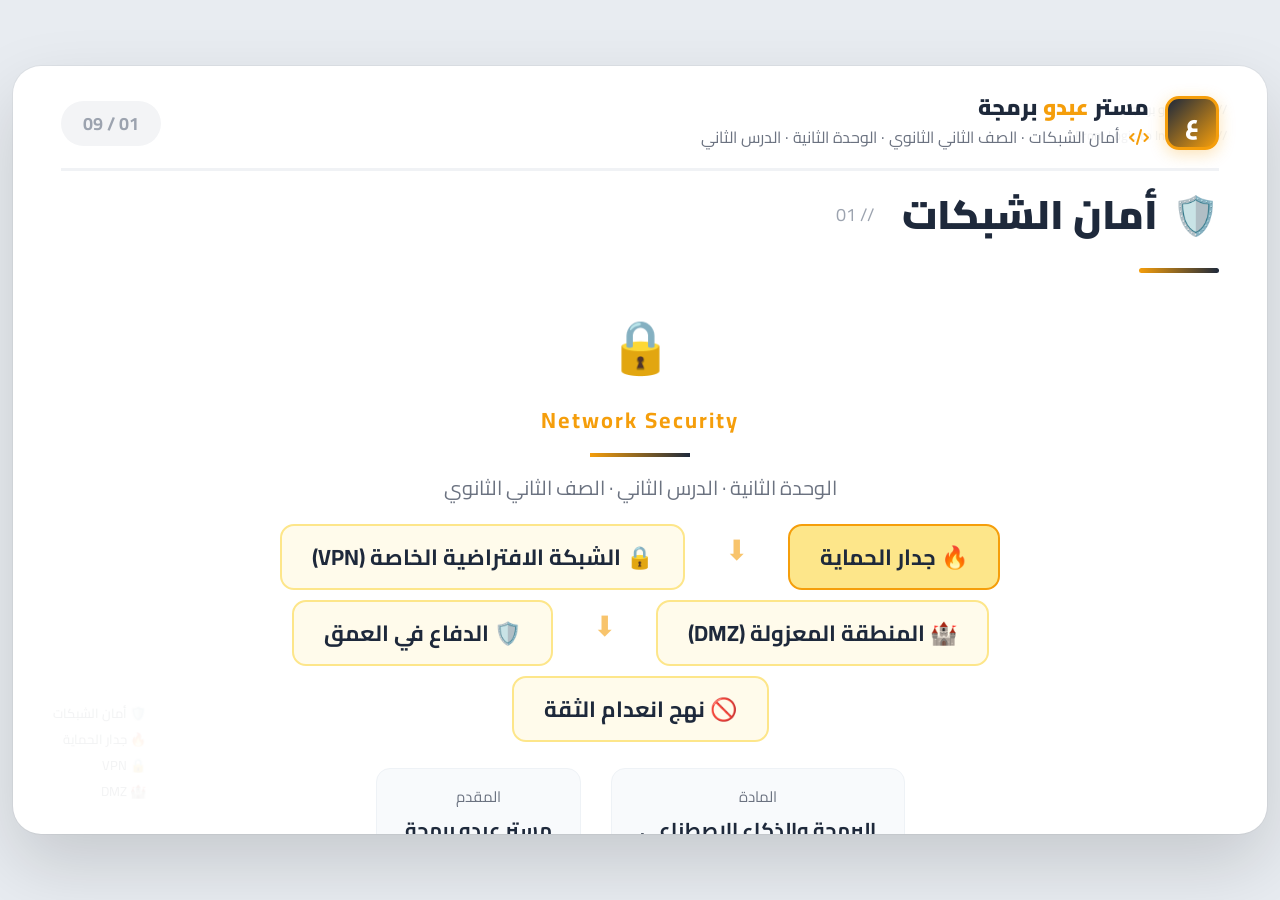
<file: 2-2-2.html>
<!DOCTYPE html>
<html lang="ar" dir="rtl">
<head>
    <meta charset="UTF-8">
    <meta name="viewport" content="width=device-width, initial-scale=1.0">
    <title>مستر عبدو برمجة - أمان الشبكات</title>
    <link href="https://fonts.googleapis.com/css2?family=Cairo:wght@400;600;700;800;900&display=swap" rel="stylesheet">
    <link rel="stylesheet" href="https://cdnjs.cloudflare.com/ajax/libs/font-awesome/6.4.0/css/all.min.css">
    <style>
        * {
            margin: 0;
            padding: 0;
            box-sizing: border-box;
        }

        body {
            font-family: 'Cairo', sans-serif;
            background: #e8ecf1;
            min-height: 100vh;
            display: flex;
            justify-content: center;
            align-items: center;
            overflow: hidden;
        }

        .presentation-container {
            width: 1366px;
            max-width: 98vw;
            height: 768px;
            max-height: 98vh;
            background: #ffffff;
            border-radius: 28px;
            box-shadow: 0 30px 70px rgba(0, 0, 0, 0.15), 0 0 0 1px rgba(0, 0, 0, 0.04);
            position: relative;
            overflow: hidden;
            display: flex;
            flex-direction: column;
        }

        .cover-decoration {
            position: absolute;
            pointer-events: none;
            z-index: 0;
            opacity: 0.04;
            font-family: 'Cairo', sans-serif;
            color: #1e293b;
            font-size: 14px;
            line-height: 2;
        }

        .cover-decoration.top-right {
            top: 30px;
            right: 40px;
            text-align: right;
            font-size: 13px;
            opacity: 0.05;
        }

        .cover-decoration.bottom-left {
            bottom: 30px;
            left: 40px;
            font-size: 13px;
            opacity: 0.05;
        }

        .slide-content {
            position: relative;
            z-index: 1;
            flex: 1;
            padding: 28px 48px 20px 48px;
            display: flex;
            flex-direction: column;
            overflow-y: auto;
        }

        .trainer-bar {
            display: flex;
            justify-content: space-between;
            align-items: center;
            padding-bottom: 16px;
            border-bottom: 3px solid #f0f2f5;
            flex-shrink: 0;
        }

        .trainer-info {
            display: flex;
            align-items: center;
            gap: 16px;
        }

        .trainer-avatar {
            width: 54px;
            height: 54px;
            border-radius: 14px;
            background: linear-gradient(135deg, #1e293b, #f59e0b);
            display: flex;
            align-items: center;
            justify-content: center;
            font-size: 24px;
            color: #fff;
            font-weight: 900;
            box-shadow: 0 4px 16px rgba(245, 158, 11, 0.3);
            border: 3px solid #f59e0b;
        }

        .trainer-details h4 {
            color: #1e293b;
            font-size: 22px;
            font-weight: 900;
            line-height: 1.2;
        }

        .trainer-details h4 span {
            color: #f59e0b;
        }

        .trainer-details .sub {
            color: #6b7280;
            font-size: 16px;
            font-weight: 400;
            margin-top: 2px;
        }

        .trainer-details .sub i {
            color: #f59e0b;
            margin-left: 6px;
        }

        .slide-counter {
            color: #9ca3af;
            font-size: 18px;
            font-weight: 700;
            background: #f3f4f6;
            padding: 6px 22px;
            border-radius: 24px;
            font-family: 'Cairo', sans-serif;
        }

        .slide-body {
            flex: 1;
            display: flex;
            flex-direction: column;
            justify-content: center;
            padding: 6px 0;
        }

        .slide-title {
            font-size: 40px;
            font-weight: 900;
            color: #1e293b;
            margin-bottom: 16px;
            display: flex;
            align-items: center;
            gap: 14px;
        }

        .slide-title .icon {
            font-size: 38px;
        }

        .slide-title .subtitle-line {
            font-size: 18px;
            font-weight: 400;
            color: #9ca3af;
            margin-right: 14px;
        }

        .divider {
            width: 80px;
            height: 5px;
            background: linear-gradient(90deg, #f59e0b, #1e293b);
            border-radius: 4px;
            margin-bottom: 20px;
        }

        .card {
            background: #ffffff;
            border-radius: 20px;
            padding: 26px 32px;
            box-shadow: 0 2px 16px rgba(0, 0, 0, 0.06), 0 0 0 1px rgba(0, 0, 0, 0.03);
            transition: all 0.3s ease;
            border: 1px solid #f0f2f5;
        }

        .card:hover {
            box-shadow: 0 10px 40px rgba(245, 158, 11, 0.08);
            transform: translateY(-2px);
            border-color: #f59e0b;
        }

        .card p,
        .card li {
            color: #1f2937;
            font-size: 24px;
            line-height: 2;
        }

        .card ul {
            list-style: none;
            padding: 0;
        }

        .card ul li {
            padding: 6px 0;
            padding-right: 34px;
            position: relative;
            font-size: 23px;
        }

        .card ul li::before {
            content: "▸";
            position: absolute;
            right: 0;
            color: #f59e0b;
            font-weight: 700;
            font-size: 26px;
        }

        .example-box {
            background: #fffbeb;
            border-radius: 16px;
            padding: 18px 24px;
            margin-top: 14px;
            border-right: 5px solid #f59e0b;
        }

        .example-box .label {
            color: #6b7280;
            font-size: 18px;
            font-weight: 600;
            display: block;
            margin-bottom: 6px;
        }

        .example-box .content {
            color: #1f2937;
            font-size: 22px;
            line-height: 1.8;
        }

        .punchline {
            margin-top: 16px;
            padding: 14px 22px;
            background: #fffbeb;
            border-radius: 14px;
            border-right: 5px solid #f59e0b;
            font-size: 24px;
            color: #1e293b;
            font-weight: 700;
        }

        .punchline i {
            color: #f59e0b;
            margin-left: 12px;
            font-size: 26px;
        }

        .concept-map {
            display: flex;
            flex-direction: column;
            align-items: center;
            gap: 4px;
            padding: 10px 0;
        }

        .concept-map .node {
            background: #fffbeb;
            padding: 10px 30px;
            border-radius: 14px;
            border: 2px solid #fde68a;
            font-size: 22px;
            font-weight: 700;
            color: #1e293b;
            transition: all 0.3s ease;
            min-width: 200px;
            text-align: center;
        }

        .concept-map .node:hover {
            border-color: #f59e0b;
            background: #fde68a;
        }

        .concept-map .node.highlight {
            border-color: #f59e0b;
            background: #fde68a;
        }

        .concept-map .arrow {
            color: #f59e0b;
            font-size: 28px;
            opacity: 0.6;
        }

        .concept-map .row {
            display: flex;
            justify-content: center;
            gap: 40px;
            flex-wrap: wrap;
        }

        /* ===== BIG IMAGE PLACEHOLDER ===== */
        .big-image-placeholder {
            display: flex;
            flex-direction: column;
            align-items: center;
            justify-content: center;
            background: #fffbeb;
            border: 3px dashed #f59e0b;
            border-radius: 20px;
            padding: 24px;
            margin: 20px auto;
            width: 100%;
            max-width: 700px;
            min-height: 320px;
            position: relative;
            transition: all 0.3s ease;
        }

        .big-image-placeholder:hover {
            background: #fef3c7;
            border-color: #d97706;
        }

        .big-image-placeholder img {
            width: 100%;
            height: auto;
            max-height: 300px;
            object-fit: contain;
            border-radius: 14px;
            display: block;
        }

        .big-image-placeholder .placeholder-icon {
            font-size: 64px;
            color: #f59e0b;
            margin-bottom: 12px;
            opacity: 0.6;
        }

        .big-image-placeholder .placeholder-title {
            font-size: 20px;
            font-weight: 800;
            color: #1e293b;
            margin-bottom: 6px;
            text-align: center;
        }

        .big-image-placeholder .placeholder-desc {
            font-size: 15px;
            color: #6b7280;
            text-align: center;
            margin-bottom: 8px;
            max-width: 500px;
            line-height: 1.6;
        }

        .big-image-placeholder .placeholder-path {
            font-family: 'Courier New', monospace;
            font-size: 13px;
            color: #f59e0b;
            background: #ffffff;
            padding: 6px 14px;
            border-radius: 8px;
            border: 1px solid #fde68a;
            direction: ltr;
            margin-top: 8px;
        }

        .big-image-placeholder .placeholder-badge {
            position: absolute;
            top: 12px;
            right: 12px;
            background: #f59e0b;
            color: #fff;
            font-size: 11px;
            font-weight: 700;
            padding: 4px 12px;
            border-radius: 20px;
            letter-spacing: 0.5px;
        }

        /* ===== TABLE ===== */
        .table-wrapper {
            overflow-x: auto;
            margin-top: 12px;
            border-radius: 14px;
            border: 1px solid #f0f2f5;
        }

        .table-wrapper table {
            width: 100%;
            border-collapse: collapse;
            font-size: 17px;
            font-family: 'Cairo', sans-serif;
        }

        .table-wrapper thead {
            background: #f59e0b;
            color: #fff;
        }

        .table-wrapper th {
            padding: 12px 16px;
            text-align: center;
            font-size: 17px;
            font-weight: 800;
            border: 1px solid #f59e0b;
        }

        .table-wrapper td {
            padding: 10px 14px;
            text-align: center;
            border: 1px solid #e5e7eb;
            color: #1f2937;
            font-size: 16px;
            line-height: 1.6;
        }

        .table-wrapper tr:nth-child(even) {
            background: #fffbeb;
        }

        .table-wrapper tr:hover {
            background: #fde68a;
        }

        /* ===== TWO COL ===== */
        .two-col {
            display: grid;
            grid-template-columns: 1fr 1fr;
            gap: 18px;
            margin-top: 10px;
        }

        .two-col .card {
            height: 100%;
        }

        .two-col .card h4 {
            font-size: 20px;
            font-weight: 800;
            color: #1e293b;
            margin-bottom: 10px;
            display: flex;
            align-items: center;
            gap: 8px;
        }

        /* ===== CONTROLS ===== */
        .controls {
            display: flex;
            justify-content: space-between;
            align-items: center;
            padding-top: 14px;
            border-top: 3px solid #f0f2f5;
            flex-shrink: 0;
        }

        .dots {
            display: flex;
            gap: 10px;
        }

        .dot {
            width: 12px;
            height: 12px;
            border-radius: 50%;
            background: #d1d5db;
            transition: all 0.3s ease;
            cursor: pointer;
        }

        .dot.active {
            background: #f59e0b;
            box-shadow: 0 0 20px rgba(245, 158, 11, 0.3);
            width: 36px;
            border-radius: 8px;
        }

        .dot:hover {
            background: #f59e0b;
            opacity: 0.6;
        }

        .btn-group {
            display: flex;
            gap: 12px;
        }

        .btn {
            background: #f3f4f6;
            border: 1px solid #e5e7eb;
            color: #374151;
            padding: 10px 22px;
            border-radius: 14px;
            cursor: pointer;
            font-family: 'Cairo', sans-serif;
            font-size: 16px;
            font-weight: 700;
            transition: all 0.3s ease;
            display: flex;
            align-items: center;
            gap: 10px;
        }

        .btn:hover {
            background: #e5e7eb;
            border-color: #f59e0b;
            color: #1e293b;
            transform: translateY(-2px);
            box-shadow: 0 6px 20px rgba(0, 0, 0, 0.08);
        }

        .btn-primary {
            background: #1e293b;
            border: none;
            color: #fff;
        }

        .btn-primary:hover {
            background: #f59e0b;
            color: #fff;
            box-shadow: 0 6px 24px rgba(245, 158, 11, 0.3);
        }

        .btn-icon {
            width: 48px;
            height: 48px;
            padding: 0;
            justify-content: center;
            border-radius: 50%;
            font-size: 18px;
        }

        .fade-in {
            animation: fadeIn 0.5s ease forwards;
        }

        @keyframes fadeIn {
            from {
                opacity: 0;
                transform: translateY(16px);
            }
            to {
                opacity: 1;
                transform: translateY(0);
            }
        }

        .slide-enter {
            animation: slideEnter 0.4s cubic-bezier(0.25, 0.46, 0.45, 0.94) forwards;
        }

        @keyframes slideEnter {
            from {
                opacity: 0;
                transform: translateX(30px);
            }
            to {
                opacity: 1;
                transform: translateX(0);
            }
        }

        .slide-content::-webkit-scrollbar {
            width: 5px;
        }
        .slide-content::-webkit-scrollbar-track {
            background: #f1f1f1;
            border-radius: 10px;
        }
        .slide-content::-webkit-scrollbar-thumb {
            background: #d1d5db;
            border-radius: 10px;
        }

        /* ===== NOTE BOXES ===== */
        .note-box {
            background: #fef2f2;
            border-radius: 12px;
            padding: 12px 18px;
            margin-top: 10px;
            border-right: 4px solid #ef4444;
            display: flex;
            gap: 12px;
            align-items: flex-start;
        }

        .note-box .icon {
            font-size: 22px;
            flex-shrink: 0;
        }

        .note-box .content {
            font-size: 17px;
            color: #1f2937;
            line-height: 1.7;
        }

        .note-box .content strong {
            color: #ef4444;
        }

        .note-box.tip {
            background: #eff6ff;
            border-right-color: #3b82f6;
        }

        .note-box.tip .content strong {
            color: #3b82f6;
        }

        .note-box.tech {
            background: #f0fdf4;
            border-right-color: #22c55e;
        }

        .note-box.tech .content strong {
            color: #22c55e;
        }

        .note-box.warn {
            background: #fff7ed;
            border-right-color: #f97316;
        }

        .note-box.warn .content strong {
            color: #f97316;
        }

        /* ===== STEPS ===== */
        .steps-grid {
            display: grid;
            grid-template-columns: 1fr 1fr 1fr;
            gap: 16px;
            margin-top: 10px;
        }

        .step-item {
            background: #fffbeb;
            padding: 18px 20px;
            border-radius: 14px;
            border-right: 4px solid #f59e0b;
            transition: all 0.3s ease;
        }

        .step-item:hover {
            background: #fde68a;
            transform: translateY(-3px);
        }

        .step-item .step-num {
            display: inline-flex;
            align-items: center;
            justify-content: center;
            width: 36px;
            height: 36px;
            background: #f59e0b;
            color: #fff;
            border-radius: 50%;
            font-size: 18px;
            font-weight: 900;
            margin-bottom: 8px;
        }

        .step-item .step-title {
            font-size: 18px;
            font-weight: 800;
            color: #1e293b;
            margin-bottom: 6px;
        }

        .step-item .step-desc {
            font-size: 15px;
            color: #4b5563;
            line-height: 1.7;
        }

        /* ===== 4 COL GRID ===== */
        .grid-4 {
            display: grid;
            grid-template-columns: 1fr 1fr 1fr 1fr;
            gap: 14px;
            margin-top: 10px;
        }

        .grid-4-item {
            background: #fffbeb;
            padding: 16px 14px;
            border-radius: 14px;
            text-align: center;
            border: 1px solid #fde68a;
            transition: all 0.3s ease;
        }

        .grid-4-item:hover {
            transform: translateY(-3px);
            background: #fde68a;
            border-color: #f59e0b;
        }

        .grid-4-item .emoji-big {
            font-size: 32px;
            display: block;
            margin-bottom: 4px;
        }

        .grid-4-item h5 {
            color: #1e293b;
            font-size: 17px;
            font-weight: 800;
            margin-bottom: 2px;
        }

        .grid-4-item .desc {
            color: #6b7280;
            font-size: 13px;
            line-height: 1.5;
        }

        /* Quiz Styles */
        .quiz-section-title {
            font-size: 32px;
            font-weight: 900;
            color: #1e293b;
            text-align: center;
            margin-bottom: 16px;
        }

        .quiz-section-title .icon {
            font-size: 36px;
        }

        .quiz-section-title .sub {
            font-size: 18px;
            color: #6b7280;
            font-weight: 400;
            display: block;
            margin-top: 4px;
        }

        .quiz-item {
            background: #ffffff;
            border-radius: 18px;
            padding: 20px 26px;
            margin-bottom: 16px;
            border: 2px solid #eef2f6;
            transition: all 0.3s ease;
            position: relative;
        }

        .quiz-item:last-child {
            margin-bottom: 0;
        }

        .quiz-item:hover {
            border-color: #f59e0b;
            box-shadow: 0 4px 20px rgba(245, 158, 11, 0.08);
        }

        .quiz-item .question-header {
            display: flex;
            justify-content: space-between;
            align-items: flex-start;
            gap: 16px;
        }

        .quiz-item .question-text {
            font-size: 20px;
            color: #1e293b;
            font-weight: 700;
            line-height: 1.8;
            flex: 1;
        }

        .quiz-item .question-text .q-num {
            color: #f59e0b;
            font-weight: 900;
            margin-left: 8px;
        }

        .quiz-item .question-text .sub-q {
            font-weight: 400;
            color: #4b5563;
            font-size: 18px;
            display: block;
            padding-right: 30px;
            margin-top: 4px;
        }

        .quiz-item .question-text .sub-q .letter {
            color: #f59e0b;
            font-weight: 700;
        }

        .btn-show-answer {
            background: #1e293b;
            color: #fff;
            border: none;
            padding: 8px 20px;
            border-radius: 12px;
            font-family: 'Cairo', sans-serif;
            font-size: 15px;
            font-weight: 700;
            cursor: pointer;
            transition: all 0.3s ease;
            white-space: nowrap;
            flex-shrink: 0;
            margin-top: 4px;
        }

        .btn-show-answer:hover {
            background: #f59e0b;
            transform: translateY(-2px);
            box-shadow: 0 4px 16px rgba(245, 158, 11, 0.3);
        }

        .btn-show-answer.showing {
            background: #22c55e;
        }

        .btn-show-answer.showing:hover {
            background: #16a34a;
        }

        .answer-box {
            margin-top: 12px;
            padding: 14px 20px;
            background: #fffbeb;
            border-radius: 12px;
            border-right: 4px solid #f59e0b;
            display: none;
            font-size: 18px;
            color: #1f2937;
            line-height: 1.8;
        }

        .answer-box.show {
            display: block;
            animation: fadeIn 0.4s ease forwards;
        }

        .answer-box .ans-label {
            color: #f59e0b;
            font-weight: 700;
        }

        .answer-box .explanation {
            color: #6b7280;
            font-size: 17px;
            margin-top: 4px;
        }

        .answer-box .explanation i {
            color: #f59e0b;
            margin-left: 6px;
        }

        .quiz-divider {
            border: none;
            border-top: 2px dashed #fde68a;
            margin: 18px 0;
        }

        @media (max-width: 1024px) {
            .slide-title {
                font-size: 32px;
            }
            .card p,
            .card li {
                font-size: 20px;
            }
            .concept-map .node {
                font-size: 18px;
                padding: 8px 20px;
                min-width: 150px;
            }
            .two-col {
                grid-template-columns: 1fr;
            }
            .steps-grid {
                grid-template-columns: 1fr 1fr;
            }
            .grid-4 {
                grid-template-columns: 1fr 1fr;
            }
            .big-image-placeholder {
                max-width: 600px;
                min-height: 260px;
            }
        }

        @media (max-width: 768px) {
            .presentation-container {
                height: 100vh;
                max-height: 100vh;
                border-radius: 0;
                max-width: 100vw;
            }
            .slide-content {
                padding: 14px 16px 10px 16px;
            }
            .slide-title {
                font-size: 24px;
            }
            .card p,
            .card li {
                font-size: 17px;
            }
            .card ul li {
                font-size: 17px;
                padding-right: 24px;
            }
            .two-col,
            .steps-grid {
                grid-template-columns: 1fr;
            }
            .grid-4 {
                grid-template-columns: 1fr 1fr;
            }
            .trainer-avatar {
                width: 42px;
                height: 42px;
                font-size: 18px;
            }
            .trainer-details h4 {
                font-size: 17px;
            }
            .trainer-details .sub {
                font-size: 13px;
            }
            .btn span {
                display: none;
            }
            .cover-decoration {
                display: none;
            }
            .concept-map .node {
                font-size: 15px;
                padding: 6px 14px;
                min-width: 120px;
            }
            .concept-map .arrow {
                font-size: 20px;
            }
            .punchline {
                font-size: 18px;
            }
            .slide-counter {
                font-size: 14px;
                padding: 4px 14px;
            }
            .quiz-item .question-text {
                font-size: 16px;
            }
            .quiz-item .question-text .sub-q {
                font-size: 15px;
                padding-right: 0;
            }
            .btn-show-answer {
                font-size: 13px;
                padding: 6px 14px;
            }
            .answer-box {
                font-size: 16px;
                padding: 10px 14px;
            }
            .quiz-section-title {
                font-size: 24px;
            }
            .table-wrapper table {
                font-size: 15px;
            }
            .table-wrapper th,
            .table-wrapper td {
                padding: 8px 10px;
                font-size: 15px;
            }
            .big-image-placeholder {
                max-width: 100%;
                min-height: 200px;
                padding: 16px;
            }
            .big-image-placeholder .placeholder-icon {
                font-size: 48px;
            }
            .big-image-placeholder .placeholder-title {
                font-size: 16px;
            }
            .big-image-placeholder .placeholder-desc {
                font-size: 13px;
            }
            .big-image-placeholder .placeholder-path {
                font-size: 11px;
            }
        }

        @media (max-width: 480px) {
            .slide-title {
                font-size: 20px;
            }
            .card {
                padding: 14px 16px;
            }
            .card p,
            .card li {
                font-size: 15px;
            }
            .grid-4 {
                grid-template-columns: 1fr;
            }
            .quiz-item .question-text {
                font-size: 15px;
            }
            .answer-box {
                font-size: 14px;
            }
            .table-wrapper table {
                font-size: 13px;
            }
            .table-wrapper th,
            .table-wrapper td {
                padding: 6px 8px;
                font-size: 13px;
            }
            .big-image-placeholder {
                min-height: 160px;
                padding: 12px;
            }
            .big-image-placeholder .placeholder-icon {
                font-size: 36px;
            }
            .big-image-placeholder .placeholder-title {
                font-size: 14px;
            }
            .big-image-placeholder .placeholder-desc {
                font-size: 11px;
            }
            .big-image-placeholder .placeholder-path {
                font-size: 10px;
            }
        }
    </style>
</head>
<body>

    <div class="presentation-container" id="app">
        <!-- Decorative Elements -->
        <div class="cover-decoration top-right">
            // مستر عبدو برمجة<br>
            // From Logic to Innovation
        </div>
        <div class="cover-decoration bottom-left">
            🛡️ أمان الشبكات<br>
            🔥 جدار الحماية<br>
            🔒 VPN<br>
            🏰 DMZ
        </div>

        <div class="slide-content" id="slideContent">
            <!-- Trainer Bar -->
            <div class="trainer-bar">
                <div class="trainer-info">
                    <div class="trainer-avatar">ع</div>
                    <div class="trainer-details">
                        <h4>مستر <span>عبدو</span> برمجة</h4>
                        <div class="sub"><i class="fas fa-code"></i> أمان الشبكات · الصف الثاني الثانوي · الوحدة الثانية · الدرس الثاني</div>
                    </div>
                </div>
                <div class="slide-counter" id="slideCounter">٠١ / ٠٩</div>
            </div>

            <!-- Slide Body -->
            <div class="slide-body" id="slideBody"></div>

            <!-- Controls -->
            <div class="controls">
                <div class="dots" id="dotsContainer"></div>
                <div class="btn-group">
                    <button class="btn btn-icon" id="prevBtn" title="السابق"><i class="fas fa-chevron-right"></i></button>
                    <button class="btn btn-icon" id="nextBtn" title="التالي"><i class="fas fa-chevron-left"></i></button>
                    <button class="btn" id="autoBtn" title="تشغيل تلقائي"><i class="fas fa-play"></i> <span>تلقائي</span></button>
                    <button class="btn btn-primary btn-icon" id="fullscreenBtn" title="عرض كامل"><i class="fas fa-expand"></i></button>
                </div>
            </div>
        </div>
    </div>

    <script>
        // ============================================================
        //  DATA - أمان الشبكات
        // ============================================================
        const slides = [{
            id: 0,
            title: 'أمان الشبكات',
            icon: '🛡️',
            content: `
                <div style="text-align:center;padding:4px 0;">
                    <div style="font-size:52px;margin-bottom:4px;">🔒</div>
                    <div style="font-family:'Cairo',sans-serif;color:#f59e0b;font-size:22px;font-weight:700;letter-spacing:2px;">
                        Network Security
                    </div>
                    <div style="width:100px;height:4px;background:linear-gradient(90deg,#f59e0b,#1e293b);margin:12px auto;"></div>
                    <div style="font-size:20px;color:#6b7280;margin-bottom:8px;">الوحدة الثانية · الدرس الثاني · الصف الثاني الثانوي</div>

                    <!-- الخريطة المفاهيمية -->
                    <div class="concept-map">
                        <div class="row">
                            <div class="node highlight">🔥 جدار الحماية</div>
                            <div class="arrow">⬇</div>
                            <div class="node">🔒 الشبكة الافتراضية الخاصة (VPN)</div>
                        </div>
                        <div class="row" style="margin-top:6px;">
                            <div class="node">🏰 المنطقة المعزولة (DMZ)</div>
                            <div class="arrow">⬇</div>
                            <div class="node">🛡️ الدفاع في العمق</div>
                        </div>
                        <div class="row" style="margin-top:6px;">
                            <div class="node">🚫 نهج انعدام الثقة</div>
                        </div>
                    </div>

                    <div style="margin-top:16px;display:flex;justify-content:center;gap:30px;flex-wrap:wrap;">
                        <div style="background:#f8fafc;padding:12px 28px;border-radius:14px;border:1px solid #eef2f6;">
                            <span style="color:#6b7280;font-size:15px;">المادة</span>
                            <h3 style="color:#1e293b;font-size:20px;">البرمجة والذكاء الاصطناعي</h3>
                        </div>
                        <div style="background:#f8fafc;padding:12px 28px;border-radius:14px;border:1px solid #eef2f6;">
                            <span style="color:#6b7280;font-size:15px;">المقدم</span>
                            <h3 style="color:#1e293b;font-size:20px;">مستر عبدو برمجة</h3>
                        </div>
                    </div>

                    <div style="margin-top:16px;color:#9ca3af;font-size:16px;">
                        <i class="fas fa-arrow-left" style="color:#f59e0b;"></i> اضغط "التالي" للبدء
                    </div>
                </div>
            `
        }, {
            id: 1,
            title: 'خريطة الدرس والمفاهيم الأساسية',
            icon: '🗺️',
            content: `
                <div class="card">
                    <div style="font-size:22px;font-weight:700;color:#1e293b;margin-bottom:8px;">🗺️ خريطة الدرس</div>

                    <div style="background:#fffbeb;padding:14px 20px;border-radius:14px;border-right:4px solid #f59e0b;margin-bottom:12px;">
                        <div style="font-size:18px;font-weight:800;color:#1e293b;margin-bottom:4px;">🎯 الفكرة الأساسية للدرس</div>
                        <div style="font-size:17px;color:#1f2937;line-height:1.8;">
                            يأتي أمان الشبكات القوي من تكديس الإجراءات الحماية: جدار الحماية، والشبكة الافتراضية الخاصة، والمنطقة المعزولة، وحماية الأجهزة الطرفية، ومن التحقق من كل عملية وصول (نهج انعدام الثقة)، وليس من حاجز واحد.
                        </div>
                    </div>

                    <div style="background:#f0fdf4;padding:14px 20px;border-radius:14px;border-right:4px solid #22c55e;">
                        <div style="font-size:18px;font-weight:800;color:#16a34a;margin-bottom:6px;">📚 المفاهيم الأساسية</div>
                        <div style="font-size:15px;color:#1f2937;line-height:1.9;">
                            • جدار الحماية<br>
                            • الشبكة الافتراضية الخاصة VPN - Virtual Private Network<br>
                            • المنطقة المعزولة (DMZ)<br>
                            • الدفاع في العمق<br>
                            • نهج انعدام الثقة<br>
                            • المحيط الأمني
                        </div>
                    </div
                </div>
            `
        }, {
            id: 2,
            title: 'مقدمة: الحاجة إلى أمان الشبكات',
            icon: '📖',
            content: `
                <div class="card">
                    <div style="font-size:22px;font-weight:700;color:#1e293b;margin-bottom:10px;">📖 مقدمة الدرس</div>
                    <div style="color:#1f2937;font-size:19px;line-height:1.9;margin-bottom:14px;">
                        في الدرس 1-2 تعلمت كيف تحمي تقنيات التشفير والمصادقة الاتصال والحسابات. في هذا الدرس ستتوسّع الحماية إلى تصميم الشبكة نفسها.
                    </div>

                    <div style="background:#fffbeb;padding:14px 20px;border-radius:14px;border-right:4px solid #f59e0b;margin-bottom:14px;">
                        <div style="font-size:18px;color:#1f2937;line-height:1.8;">
                            تحتفظ شبكات المؤسسات ببيانات وخدمات مهمة قد يحاول مهاجم الوصول إليها. ولا تكفي وسيلة حماية واحدة؛ فإذا فشلت، قد تتعرض موارد أخرى للخطر. لذلك يُستخدم <strong>الدفاع في العمق</strong>، فتعمل طبقات متعددة على تقليل احتمال الاختراق والحد من أثره.
                        </div>
                    </div>

                    <div style="background:#eff6ff;padding:14px 20px;border-radius:14px;border-right:4px solid #3b82f6;">
                        <div style="font-size:18px;font-weight:800;color:#3b82f6;margin-bottom:4px;">❓ السؤال الرئيسي</div>
                        <div style="font-size:17px;color:#1f2937;line-height:1.8;">
                            كيف يمكن لمؤسسة أن تصمم شبكتها بحيث، حتى لو تم اختراق أحد الدفاعات، يظل النظام محميًّا؟
                        </div>
                    </div>
                </div>
            `
        }, {
            id: 3,
            title: 'جدار الحماية والشبكة الافتراضية الخاصة',
            icon: '🔥',
            content: `
                <div class="card">
                    <div style="font-size:22px;font-weight:700;color:#1e293b;margin-bottom:10px;">🔥 جدار الحماية (Firewall)</div>

                    <div style="background:#fffbeb;padding:16px 22px;border-radius:14px;border-right:4px solid #f59e0b;margin-bottom:14px;">
                        <div style="font-size:18px;color:#1f2937;line-height:1.8;">
                            نظام أو برنامج يراقب حركة مرور الشبكة ويسمح بها أو يمنعها وفق قواعد أمنية. وقد يوجد عند حدود الشبكة أو بين أجزائها أو على جهاز مضيف.
                            <br><br>
                            <strong>مثال:</strong> السماح بالوصول إلى خادم الويب مع منع الوصول الخارجي المباشر إلى قاعدة البيانات.
                        </div>
                    </div>

                    <hr class="quiz-divider">

                    <div style="font-size:22px;font-weight:700;color:#1e293b;margin-bottom:10px;">🔒 الشبكة الافتراضية الخاصة (VPN)</div>

                    <div style="background:#fffbeb;padding:16px 22px;border-radius:14px;border-right:4px solid #f59e0b;margin-bottom:14px;">
                        <div style="font-size:18px;color:#1f2937;line-height:1.8;">
                            اتصال أو شبكة منطقية خاصة عبر شبكة عامة مثل الإنترنت. تستخدم عادةً التشفير وتقنيات النفق لحماية البيانات بين الطرفين.
                        </div>
                    </div>

                    <div style="font-size:18px;font-weight:700;color:#1e293b;margin-bottom:8px;">🎯 الاستخدامات الرئيسية للشبكة الافتراضية الخاصة:</div>
                    <ul>
                        <li><strong>العمل عن بُعد:</strong> الاتصال بأمان بشبكة المؤسسة من المنزل أو أثناء التنقل.</li>
                        <li><strong>ربط الفروع:</strong> ربط المكاتب في مواقع مختلفة بأمان.</li>
                    </ul>
                    <div style="margin-top:10px;background:#f0fdf4;padding:10px 16px;border-radius:12px;border-right:4px solid #22c55e;">
                        <span style="color:#16a34a;font-weight:700;">✅ ملاحظة:</span>
                        <span style="color:#1f2937;font-size:17px;">نظرًا لأن محتوى الاتصال يُشفَّر عند استخدام الشبكة الافتراضية الخاصة، تقل مخاطر التنصت حتى عند استخدام شبكة Wi-Fi عامة.</span>
                    </div>
                </div>
            `
        }, {
            id: 4,
            title: 'المنطقة المعزولة (DMZ)',
            icon: '🏰',
            content: `
                <div class="card">
                    <div style="font-size:22px;font-weight:700;color:#1e293b;margin-bottom:10px;">🏰 المنطقة المعزولة (DMZ – Demilitarized Zone)</div>

                    <div style="background:#fffbeb;padding:16px 22px;border-radius:14px;border-right:4px solid #f59e0b;margin-bottom:14px;">
                        <div style="font-size:18px;color:#1f2937;line-height:1.8;">
                            منطقة تُوضع فيها الخوادم المعرَّضة للشبكة الخارجية (خوادم الويب، خوادم البريد، إلخ) بشكل منفصل عن الشبكة الداخلية.
                        </div>
                    </div>

                    <div style="background:#eff6ff;padding:14px 20px;border-radius:14px;border-right:4px solid #3b82f6;margin-bottom:14px;">
                        <div style="font-size:18px;color:#1f2937;line-height:1.8;">
                            <strong>مصطلح أساسي:</strong> المنطقة المعزولة (DMZ) – منطقة للخوادم المواجهة للجمهور، منفصلة عن الشبكة الداخلية.
                        </div>
                    </div>

                    <div style="background:#f0fdf4;padding:14px 20px;border-radius:14px;border-right:4px solid #22c55e;margin-bottom:14px;">
                        <div style="font-size:17px;color:#1f2937;line-height:1.8;">
                            ✅ يساعد فصل الخوادم العامة في منطقة معزولة على تقليل احتمال وصول الهجوم منها إلى الشبكة الداخلية إذا تعرض أحدها للاختراق.
                        </div>
                    </div>

                    <div class="big-image-placeholder" style="min-height: 320px;">
                        <img src="images/dmz.png" alt="الشكل 2.2.1 – تكوين شبكة المنطقة المعزولة (DMZ)" onerror="this.style.display='none'">
                    </div>

                    <div class="note-box tip" style="margin-top:14px;">
                        <div class="icon">💡</div>
                        <div class="content">
                            <strong>توقّف وفكّر:</strong> لماذا يكون وضع خادم ويب عام في المنطقة المعزولة (DMZ) أكثر أمانًا من وضعه داخل الشبكة الداخلية؟
                        </div>
                    </div>
                </div>
            `
        }, {
            id: 5,
            title: 'الدفاع في العمق (Defense in Depth)',
            icon: '🛡️',
            content: `
                <div class="card">
                    <div style="font-size:22px;font-weight:700;color:#1e293b;margin-bottom:10px;">🛡️ الدفاع في العمق (Defense in Depth)</div>

                    <div style="background:#fffbeb;padding:16px 22px;border-radius:14px;border-right:4px solid #f59e0b;margin-bottom:14px;">
                        <div style="font-size:18px;color:#1f2937;line-height:1.8;">
                            استخدام طبقات متعددة من الضوابط الأمنية، بحيث تساعد طبقات أخرى على تقليل الخطر والحد من أثر الاختراق إذا فشلت إحدى الطبقات.
                        </div>
                    </div>

                    <div style="font-size:18px;font-weight:700;color:#1e293b;margin-top:14px;margin-bottom:8px;">📊 طبقات الدفاع في أمان الشبكات:</div>

                    <div class="table-wrapper">
                        <table>
                            <thead>
                                <tr>
                                    <th style="width:25%;">الطبقة</th>
                                    <th style="width:25%;">الموقع</th>
                                    <th style="width:50%;">الإجراء</th>
                                </tr>
                            </thead>
                            <tbody>
                                <tr>
                                    <td><strong>1</strong></td>
                                    <td>مدخل الشبكة</td>
                                    <td>منع الاتصال غير المصرح به باستخدام <strong>جدار الحماية</strong>.</td>
                                </tr>
                                <tr>
                                    <td><strong>2</strong></td>
                                    <td>مسار الاتصال</td>
                                    <td>تشفير الاتصال باستخدام <strong>الشبكة الافتراضية الخاصة (VPN)</strong>.</td>
                                </tr>
                                <tr>
                                    <td><strong>3</strong></td>
                                    <td>وضع الخوادم</td>
                                    <td>فصل الخوادم المواجهة للجمهور عن الشبكة الداخلية باستخدام <strong>المنطقة المعزولة (DMZ)</strong>.</td>
                                </tr>
                                <tr>
                                    <td><strong>4</strong></td>
                                    <td>الأجهزة الطرفية</td>
                                    <td>تثبيت برنامج <strong>مكافحة الفيروسات</strong> والحفاظ على تحديث نظام التشغيل.</td>
                                </tr>
                            </tbody>
                        </table>
                    </div>
                </div>
                <div class="punchline"><i class="fas fa-quote-right"></i> "إذا فشلت طبقة، تبقى الطبقات الأخرى تحمي النظام"</div>
            `
        }, {
            id: 6,
            title: 'نهج انعدام الثقة (Zero Trust)',
            icon: '🚫',
            content: `
                <div class="card">
                    <div style="font-size:22px;font-weight:700;color:#1e293b;margin-bottom:10px;">🚫 نهج انعدام الثقة (Zero Trust)</div>

                    <div style="background:#fffbeb;padding:16px 22px;border-radius:14px;border-right:4px solid #f59e0b;margin-bottom:14px;">
                        <div style="font-size:18px;color:#1f2937;line-height:1.8;">
                            نهج أمني لا يمنح الثقة تلقائيًا لمستخدم أو جهاز لمجرد وجوده داخل الشبكة أو ملكيته للمؤسسة. تُفحص الهوية والصلاحيات والسياق عند طلب الوصول إلى الموارد وفق سياسة المؤسسة.
                        </div>
                    </div>

                    <div style="background:#fef2f2;padding:14px 20px;border-radius:14px;border-right:4px solid #ef4444;margin-bottom:14px;">
                        <div style="font-size:17px;color:#1f2937;line-height:1.8;">
                            صُمم أمان الشبكات التقليدي بشكل أساسي حول حماية المحيط الأمني، بناءً على فرضية أن "داخل" شبكة المؤسسة آمن، وخارجها "خطر". ومع ذلك، مع انتشار الخدمات السحابية والعمل عن بُعد، أصبحت الحدود بين "الداخل" و"الخارج" غير واضحة، وأصبحت التصاميم التي تحمي المحيط الأمني فقط غير كافية.
                        </div>
                    </div>

                    <div class="big-image-placeholder" style="min-height: 320px;">
                        <img src="images/zero-trust-vs-traditional.png" alt="الشكل 2.2.2 – الأمان التقليدي مقابل نهج انعدام الثقة" onerror="this.style.display='none'">
                    </div>
                </div>
                <div class="punchline"><i class="fas fa-quote-right"></i> "لا تثق بأي شيء، تحقق من كل شيء"</div>
            `
        }, {
            id: 7,
            title: '📝 اختبر تركيزك - الجزء الأول',
            icon: '📝',
            content: `
                <div class="quiz-section-title">
                    <span class="icon">📝</span> اختبر تركيزك - الجزء الأول
                    <span class="sub">اضغط على زر "إظهار الإجابة" بجانب كل سؤال لمعرفة الإجابة</span>
                </div>

                <!-- السؤال 1 -->
                <div class="quiz-item">
                    <div class="question-header">
                        <div class="question-text">
                            <span class="q-num">1.</span> ما المصطلح الذي يصف نظامًا أو برنامجًا يراقب حركة مرور الشبكة ويسمح بها أو يمنعها وفق قواعد أمنية؟
                        </div>
                        <button class="btn-show-answer" onclick="toggleAnswer(this)">إظهار الإجابة</button>
                    </div>
                    <div class="answer-box">
                        <span class="ans-label">✅ الإجابة:</span> جدار الحماية (Firewall)
                    </div>
                </div>

                <!-- السؤال 2 -->
                <div class="quiz-item">
                    <div class="question-header">
                        <div class="question-text">
                            <span class="q-num">2.</span> ما الاختصار الذي يصف اتصالًا منطقيًا خاصًا يحمي البيانات عبر شبكة عامة؟
                        </div>
                        <button class="btn-show-answer" onclick="toggleAnswer(this)">إظهار الإجابة</button>
                    </div>
                    <div class="answer-box">
                        <span class="ans-label">✅ الإجابة:</span> VPN (الشبكة الافتراضية الخاصة)
                    </div>
                </div>

                <!-- السؤال 3 -->
                <div class="quiz-item">
                    <div class="question-header">
                        <div class="question-text">
                            <span class="q-num">3.</span> ما الاختصار المكوّن من ثلاثة أحرف للمنطقة التي تُوضع فيها الخوادم المعرَّضة للخارج بشكل منفصل عن الشبكة الداخلية؟
                        </div>
                        <button class="btn-show-answer" onclick="toggleAnswer(this)">إظهار الإجابة</button>
                    </div>
                    <div class="answer-box">
                        <span class="ans-label">✅ الإجابة:</span> DMZ (المنطقة المعزولة)
                    </div>
                </div>

                <!-- السؤال 4 -->
                <div class="quiz-item">
                    <div class="question-header">
                        <div class="question-text">
                            <span class="q-num">4.</span> ما المصطلح الذي يُطلق على مفهوم تكديس عدة إجراءات أمنية؟
                        </div>
                        <button class="btn-show-answer" onclick="toggleAnswer(this)">إظهار الإجابة</button>
                    </div>
                    <div class="answer-box">
                        <span class="ans-label">✅ الإجابة:</span> الدفاع في العمق (Defense in Depth)
                    </div>
                </div>

                <!-- السؤال 5 -->
                <div class="quiz-item">
                    <div class="question-header">
                        <div class="question-text">
                            <span class="q-num">5.</span> ضع علامة ○ أمام كل عبارة (أ - د) إذا كانت صحيحة، أو علامة × إذا كانت خاطئة:
                            <span class="sub-q"><span class="letter">(أ)</span> يسمح جدار الحماية بالاتصال أو يمنعه استنادًا إلى قواعد محددة مسبقًا.</span>
                            <span class="sub-q"><span class="letter">(ب)</span> يمكن أن يقلل استخدام الشبكة الافتراضية الخاصة من مخاطر التنصت على شبكة Wi-Fi عامة.</span>
                            <span class="sub-q"><span class="letter">(ج)</span> المنطقة المعزولة نظام يعرّض جميع الخوادم للخارج.</span>
                            <span class="sub-q"><span class="letter">(د)</span> الدفاع في العمق هو مفهوم تكديس عدة إجراءات أمنية في طبقات متعددة.</span>
                        </div>
                        <button class="btn-show-answer" onclick="toggleAnswer(this)">إظهار الإجابة</button>
                    </div>
                    <div class="answer-box">
                        <span class="ans-label">✅ الإجابة:</span>
                        (أ) <strong>○</strong> — يتحكم جدار الحماية في الاتصال استنادًا إلى القواعد.<br>
                        (ب) <strong>○</strong> — تشفّر VPN الاتصال، مما يقلل من مخاطر التنصت.<br>
                        (ج) <strong>×</strong> — المنطقة المعزولة هي منطقة توضع فيها الخوادم المواجهة للجمهور، وليست نظامًا يعرّض جميع الخوادم.<br>
                        (د) <strong>○</strong> — تعريف صحيح للدفاع في العمق.
                    </div>
                </div>

                <hr class="quiz-divider">

                <!-- السؤال 6 -->
                <div class="quiz-item">
                    <div class="question-header">
                        <div class="question-text">
                            <span class="q-num">6.</span> طابق كل وصف (أ - ج) بأنسب مصطلح من الخيارات التالية:
                            <span class="sub-q">(أ) تقنية تنشئ خطًا خاصًا افتراضيًا مشفرًا عبر الإنترنت للاتصال الآمن من موقع بعيد.</span>
                            <span class="sub-q">(ب) منطقة تُوضع فيها الخوادم المعرَّضة للخارج بشكل منفصل عن الشبكة الداخلية.</span>
                            <span class="sub-q">(ج) نظام يسمح بالاتصال أو يمنعه استنادًا إلى قواعد محددة مسبقًا.</span>
                            <span class="sub-q"><strong>الخيارات:</strong> [أ] جدار الحماية · [ب] الشبكة الافتراضية الخاصة · [ج] المنطقة المعزولة</span>
                        </div>
                        <button class="btn-show-answer" onclick="toggleAnswer(this)">إظهار الإجابة</button>
                    </div>
                    <div class="answer-box">
                        <span class="ans-label">✅ الإجابة:</span>
                        (أ) → <strong>[ب]</strong> الشبكة الافتراضية الخاصة<br>
                        (ب) → <strong>[ج]</strong> المنطقة المعزولة<br>
                        (ج) → <strong>[أ]</strong> جدار الحماية
                    </div>
                </div>

                <hr class="quiz-divider">

                <div style="text-align:center;color:#6b7280;font-size:16px;margin-top:8px;">
                    <i class="fas fa-lightbulb" style="color:#f59e0b;"></i> حاول الإجابة بنفسك قبل الضغط على زر الإجابة
                </div>
            `
        }, {
            id: 8,
            title: '📝 اختبر تركيزك - الجزء الثاني',
            icon: '📝',
            content: `
                <div class="quiz-section-title">
                    <span class="icon">📝</span> اختبر تركيزك - الجزء الثاني
                    <span class="sub">اضغط على زر "إظهار الإجابة" بجانب كل سؤال لمعرفة الإجابة</span>
                </div>

                <!-- السؤال 7 -->
                <div class="quiz-item">
                    <div class="question-header">
                        <div class="question-text">
                            <span class="q-num">7.</span> من بين الخيارات التالية (أ - د)، اختر الخيار الذي لا يمثل استخدامًا مناسبًا للشبكة الافتراضية الخاصة:
                            <span class="sub-q"><span class="letter">(أ)</span> الاتصال بأمان من المنزل بشبكة المؤسسة</span>
                            <span class="sub-q"><span class="letter">(ب)</span> ربط المكاتب في مواقع مختلفة بأمان</span>
                            <span class="sub-q"><span class="letter">(ج)</span> الحذف التلقائي للملفات المصابة بالفيروسات</span>
                            <span class="sub-q"><span class="letter">(د)</span> تشفير محتوى الاتصال على شبكة Wi-Fi العامة</span>
                        </div>
                        <button class="btn-show-answer" onclick="toggleAnswer(this)">إظهار الإجابة</button>
                    </div>
                    <div class="answer-box">
                        <span class="ans-label">✅ الإجابة: (ج)</span>
                        <div class="explanation"><i class="fas fa-arrow-left"></i> الحذف التلقائي للملفات المصابة بالفيروسات وظيفة برنامج مكافحة الفيروسات (حماية الأجهزة الطرفية) وليس وظيفة الشبكة الافتراضية الخاصة. أما (أ) و(ب) فهما الاستخدامان الرئيسيان للشبكة الافتراضية الخاصة، و(د) صحيح لأنها تشفّر الاتصال.</div>
                    </div>
                </div>

                <!-- السؤال 8 -->
                <div class="quiz-item">
                    <div class="question-header">
                        <div class="question-text">
                            <span class="q-num">8.</span> لكل إجراء أمني (أ - د)، بيّن أي طبقة من طبقات الدفاع المتعدد (أ - د) ينتمي إليها:
                            <span class="sub-q"><span class="letter">(أ)</span> منع الاتصال غير المصرح به باستخدام جدار الحماية</span>
                            <span class="sub-q"><span class="letter">(ب)</span> تشفير الاتصال باستخدام الشبكة الافتراضية الخاصة</span>
                            <span class="sub-q"><span class="letter">(ج)</span> تثبيت برنامج مكافحة الفيروسات</span>
                            <span class="sub-q"><span class="letter">(د)</span> فصل الخوادم المواجهة للجمهور عن الشبكة الداخلية باستخدام المنطقة المعزولة (DMZ)</span>
                            <span class="sub-q"><strong>الطبقات:</strong> [أ] مدخل الشبكة · [ب] مسار الاتصال · [ج] وضع الخوادم · [د] الأجهزة الطرفية</span>
                        </div>
                        <button class="btn-show-answer" onclick="toggleAnswer(this)">إظهار الإجابة</button>
                    </div>
                    <div class="answer-box">
                        <span class="ans-label">✅ الإجابة:</span>
                        (أ) → <strong>[أ]</strong> مدخل الشبكة<br>
                        (ب) → <strong>[ب]</strong> مسار الاتصال<br>
                        (ج) → <strong>[د]</strong> الأجهزة الطرفية<br>
                        (د) → <strong>[ج]</strong> وضع الخوادم
                    </div>
                </div>

                <!-- السؤال 9 -->
                <div class="quiz-item">
                    <div class="question-header">
                        <div class="question-text">
                            <span class="q-num">9.</span> اقرأ الفقرة التالية وأجب عن كل سؤال:
                            <span class="sub-q">"لحماية شبكة مؤسسة، تُستخدم طبقات متعددة. يراقب (أ) حركة الشبكة ويسمح بها أو يمنعها وفق قواعد، وتوضع الخوادم العامة في (ب) منفصلة عن الشبكة الداخلية، ويُحمى الاتصال البعيد عبر (ج)، ويسمى استخدام طبقات متعددة من الضوابط الأمنية (د)."</span>
                            <span class="sub-q">• املأ الفراغات (أ) - (د).</span>
                        </div>
                        <button class="btn-show-answer" onclick="toggleAnswer(this)">إظهار الإجابة</button>
                    </div>
                    <div class="answer-box">
                        <span class="ans-label">✅ الإجابة:</span>
                        (أ) جدار الحماية<br>
                        (ب) المنطقة المعزولة (DMZ)<br>
                        (ج) الشبكة الافتراضية الخاصة (VPN)<br>
                        (د) الدفاع في العمق
                    </div>
                </div>

                <!-- السؤال 10 -->
                <div class="quiz-item">
                    <div class="question-header">
                        <div class="question-text">
                            <span class="q-num">10.</span> من بين الخيارات التالية (أ - د)، اختر السبب الأنسب لاستخدام منطقة معزولة (DMZ):
                            <span class="sub-q"><span class="letter">(أ)</span> لتحسين سرعة الاتصال</span>
                            <span class="sub-q"><span class="letter">(ب)</span> لتعريض جميع الخوادم للخارج</span>
                            <span class="sub-q"><span class="letter">(ج)</span> لمنع الضرر عن الشبكة الداخلية حتى لو تعرض خادم مواجه للجمهور للهجوم</span>
                            <span class="sub-q"><span class="letter">(د)</span> للكشف عن الفيروسات وإزالتها تلقائيًا</span>
                        </div>
                        <button class="btn-show-answer" onclick="toggleAnswer(this)">إظهار الإجابة</button>
                    </div>
                    <div class="answer-box">
                        <span class="ans-label">✅ الإجابة: (ج)</span>
                        <div class="explanation"><i class="fas fa-arrow-left"></i> فصل الخوادم العامة في منطقة معزولة يقلل احتمال وصول الهجوم من الخادم المخترق إلى الشبكة الداخلية.</div>
                    </div>
                </div>

                <!-- السؤال 11 -->
                <div class="quiz-item">
                    <div class="question-header">
                        <div class="question-text">
                            <span class="q-num">11.</span> من بين الخيارات التالية (أ - د)، اختر الخيار الذي يصف مفهوم نهج انعدام الثقة بأنسب طريقة:
                            <span class="sub-q"><span class="letter">(أ)</span> الوصول من داخل شبكة المؤسسة آمن، لذا فإن التحقق غير ضروري</span>
                            <span class="sub-q"><span class="letter">(ب)</span> جدار الحماية وحده كافٍ لحماية الشبكة</span>
                            <span class="sub-q"><span class="letter">(ج)</span> لا تُمنح الثقة تلقائيًا بناءً على موقع المستخدم أو الجهاز، ويُتحقق من كل طلب وصول وفق الهوية والصلاحيات والسياق</span>
                            <span class="sub-q"><span class="letter">(د)</span> يحتاج فقط الوصول من الخارج إلى المراقبة</span>
                        </div>
                        <button class="btn-show-answer" onclick="toggleAnswer(this)">إظهار الإجابة</button>
                    </div>
                    <div class="answer-box">
                        <span class="ans-label">✅ الإجابة: (ج)</span>
                        <div class="explanation"><i class="fas fa-arrow-left"></i> نهج انعدام الثقة لا يثق بأي مستخدم أو جهاز تلقائيًا حتى لو كان داخل الشبكة، بل يتحقق من الهوية والصلاحيات والسياق عند كل طلب وصول.</div>
                    </div>
                </div>

                <hr class="quiz-divider">

                <div style="text-align:center;color:#6b7280;font-size:16px;margin-top:8px;">
                    <i class="fas fa-lightbulb" style="color:#f59e0b;"></i> حاول الإجابة بنفسك قبل الضغط على زر الإجابة
                </div>
            `
        }];

        // ============================================================
        //  STATE
        // ============================================================
        let currentSlide = 0;
        let autoPlay = false;
        let autoInterval = null;

        // ============================================================
        //  DOM REFS
        // ============================================================
        const slideBody = document.getElementById('slideBody');
        const dotsContainer = document.getElementById('dotsContainer');
        const slideCounter = document.getElementById('slideCounter');
        const prevBtn = document.getElementById('prevBtn');
        const nextBtn = document.getElementById('nextBtn');
        const autoBtn = document.getElementById('autoBtn');
        const fullscreenBtn = document.getElementById('fullscreenBtn');

        // ============================================================
        //  TOGGLE ANSWER FUNCTION
        // ============================================================
        function toggleAnswer(button) {
            const answerBox = button.closest('.quiz-item').querySelector('.answer-box');
            const isShowing = answerBox.classList.contains('show');

            if (isShowing) {
                answerBox.classList.remove('show');
                button.textContent = 'إظهار الإجابة';
                button.classList.remove('showing');
            } else {
                answerBox.classList.add('show');
                button.textContent = 'إخفاء الإجابة';
                button.classList.add('showing');
            }
        }

        // ============================================================
        //  RENDER
        // ============================================================
        function renderSlide(index) {
            const slide = slides[index];
            if (!slide) return;

            let html = `
                <div class="slide-title slide-enter">
                    <span class="icon">${slide.icon}</span>
                    ${slide.title}
                    <span class="subtitle-line">// ${String(index + 1).padStart(2, '0')}</span>
                </div>
                <div class="divider"></div>
                <div class="fade-in" style="flex:1;display:flex;flex-direction:column;justify-content:center;">
                    ${slide.content}
                </div>
            `;
            slideBody.innerHTML = html;

            document.querySelectorAll('.dot').forEach((dot, i) => {
                dot.classList.toggle('active', i === index);
            });

            slideCounter.textContent = `${String(index + 1).padStart(2, '0')} / ${String(slides.length).padStart(2, '0')}`;

            prevBtn.disabled = index === 0;
            prevBtn.style.opacity = index === 0 ? '0.3' : '1';
        }

        function renderDots() {
            dotsContainer.innerHTML = '';
            slides.forEach((_, i) => {
                const dot = document.createElement('div');
                dot.className = 'dot' + (i === currentSlide ? ' active' : '');
                dot.addEventListener('click', () => goToSlide(i));
                dotsContainer.appendChild(dot);
            });
        }

        // ============================================================
        //  NAVIGATION
        // ============================================================
        function goToSlide(index) {
            if (index < 0 || index >= slides.length) return;
            currentSlide = index;
            renderSlide(currentSlide);
            renderDots();
        }

        function nextSlide() {
            if (currentSlide < slides.length - 1) {
                goToSlide(currentSlide + 1);
            } else if (autoPlay) {
                goToSlide(0);
            }
        }

        function prevSlide() {
            if (currentSlide > 0) goToSlide(currentSlide - 1);
        }

        // ============================================================
        //  AUTOPLAY
        // ============================================================
        function toggleAutoPlay() {
            autoPlay = !autoPlay;
            if (autoPlay) {
                autoInterval = setInterval(nextSlide, 6000);
                autoBtn.innerHTML = '<i class="fas fa-pause"></i> <span>إيقاف</span>';
                autoBtn.classList.add('btn-primary');
            } else {
                clearInterval(autoInterval);
                autoBtn.innerHTML = '<i class="fas fa-play"></i> <span>تلقائي</span>';
                autoBtn.classList.remove('btn-primary');
            }
        }

        // ============================================================
        //  FULLSCREEN
        // ============================================================
        function toggleFullscreen() {
            const container = document.querySelector('.presentation-container');
            if (!document.fullscreenElement) {
                container.requestFullscreen().catch(err => {});
            } else {
                document.exitFullscreen().catch(err => {});
            }
        }

        // ============================================================
        //  KEYBOARD SHORTCUTS
        // ============================================================
        document.addEventListener('keydown', (e) => {
            if (e.key === 'ArrowRight' || e.key === 'ArrowDown') {
                e.preventDefault();
                nextSlide();
            } else if (e.key === 'ArrowLeft' || e.key === 'ArrowUp') {
                e.preventDefault();
                prevSlide();
            } else if (e.key === ' ' || e.key === 'Space') {
                e.preventDefault();
                toggleAutoPlay();
            } else if (e.key === 'f' || e.key === 'F') {
                toggleFullscreen();
            }
        });

        // ============================================================
        //  EVENT LISTENERS
        // ============================================================
        prevBtn.addEventListener('click', prevSlide);
        nextBtn.addEventListener('click', nextSlide);
        autoBtn.addEventListener('click', toggleAutoPlay);
        fullscreenBtn.addEventListener('click', toggleFullscreen);

        // ============================================================
        //  INIT
        // ============================================================
        renderDots();
        renderSlide(0);
    </script>

</body>
</html>
</file>
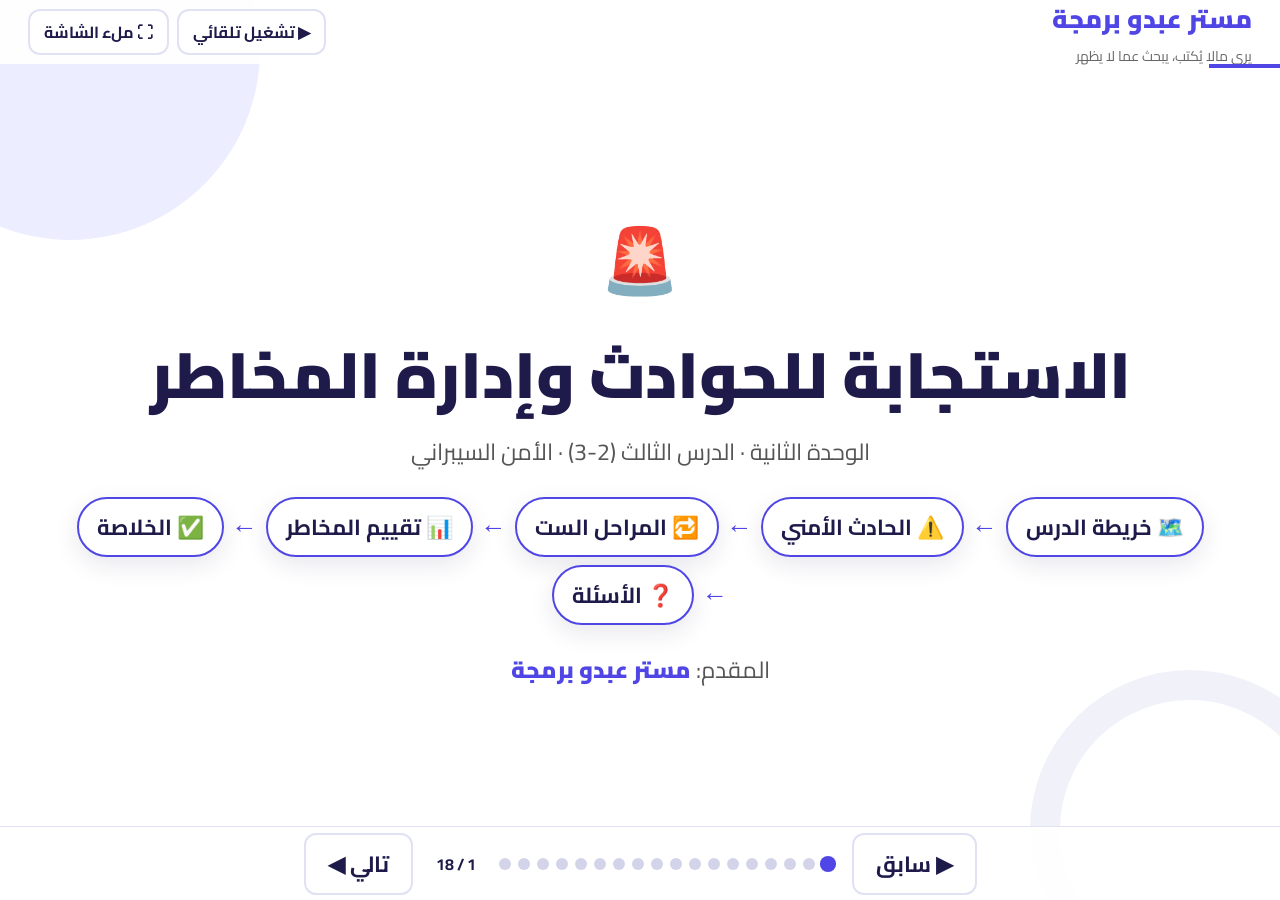
<file: 2-2-3.html>
<!DOCTYPE html>
<html lang="ar" dir="rtl">
<head>
<meta charset="UTF-8">
<meta name="viewport" content="width=device-width, initial-scale=1">
<title>الاستجابة للحوادث وإدارة المخاطر - مستر عبدو برمجة</title>
<link href="https://fonts.googleapis.com/css2?family=Cairo:wght@400;600;700;900&display=swap" rel="stylesheet">
<style>
:root{--ink:#1e1b4b;--acc:#4f46e5;--soft:#eceeff;--line:#e0e1f2;--sh:0 8px 24px rgba(30,27,75,.10);--red:#dc2626;--grn:#16a34a;--amb:#d97706}
*{box-sizing:border-box;margin:0}
html,body{height:100%;font-family:'Cairo',Tahoma,sans-serif;color:var(--ink);background:#fff;overflow:hidden}
body:before,body:after{content:"";position:fixed;border-radius:50%;z-index:0;pointer-events:none}
body:before{width:380px;height:380px;background:var(--soft);top:-140px;left:-120px}
body:after{width:260px;height:260px;border:30px solid #f1f1fa;bottom:-90px;right:-70px}
header{position:fixed;top:0;inset-inline:0;height:64px;display:flex;align-items:center;justify-content:space-between;padding:0 28px;z-index:5;background:#ffffffee}
.brand b{font-size:clamp(18px,2vw,26px);font-weight:900;color:var(--acc)}
.brand small{display:block;font-size:clamp(11px,1.1vw,14px);color:#666}
.hbtn{display:flex;gap:8px}
button{font-family:inherit;cursor:pointer}
.ic{background:#fff;border:2px solid var(--line);border-radius:12px;padding:6px 14px;font-size:16px;font-weight:700;color:var(--ink)}
.ic:hover,.ic.on{border-color:var(--acc);color:var(--acc)}
main{position:fixed;inset:64px 0 74px 0;z-index:1}
.slide{position:absolute;inset:0;padding:10px clamp(16px,5vw,80px);overflow-y:auto;opacity:0;visibility:hidden;transition:opacity .35s}
.slide.act{opacity:1;visibility:visible}
h1{font-size:clamp(30px,5vw,64px);font-weight:900;line-height:1.3}
h2{font-size:clamp(26px,3.6vw,48px);font-weight:900;margin-bottom:14px;padding-inline-start:16px;border-inline-start:8px solid var(--acc)}
h3{font-size:clamp(20px,2.4vw,32px);font-weight:700;color:var(--acc);margin:8px 0}
p,li{font-size:clamp(17px,2.1vw,28px);line-height:1.8}
ul,ol{padding-inline-start:28px}
.card{background:#fff;border:2px solid var(--line);border-radius:18px;padding:16px 22px;box-shadow:var(--sh);margin:10px 0}
.card.hl{border-color:var(--acc);background:var(--soft)}
.card.warn{border-color:#f59e0b;background:#fff8e6}.card.warn h3{color:#b45309}
.card.tip{border-color:#10b981;background:#ecfdf5}.card.tip h3{color:#047857}
.card.gold{border-color:var(--acc);background:linear-gradient(135deg,var(--soft),#fff)}
.card.stop{border-color:#ec4899;background:#fdf2f8}.card.stop h3{color:#be185d}
.grid{display:grid;gap:14px;grid-template-columns:repeat(auto-fit,minmax(260px,1fr))}
.acc{color:var(--acc);font-weight:900}
.ltr{direction:ltr;unicode-bidi:isolate;display:inline-block;font-weight:700}
.center{text-align:center}
.cover{display:flex;flex-direction:column;align-items:center;justify-content:center;min-height:100%;text-align:center;gap:14px}
.tag{font-size:clamp(16px,1.8vw,24px);color:#555}
.map{display:flex;flex-wrap:wrap;justify-content:center;align-items:center;gap:8px;margin:10px 0}
.node{background:#fff;border:2px solid var(--acc);border-radius:30px;padding:8px 18px;font-weight:700;font-size:clamp(14px,1.7vw,22px);box-shadow:var(--sh)}
.arr{color:var(--acc);font-size:26px;font-weight:900}
table{border-collapse:collapse;width:100%;background:#fff;box-shadow:var(--sh);border-radius:14px;overflow:hidden;margin:8px 0}
th,td{border:1px solid var(--line);padding:6px clamp(8px,1.4vw,20px);text-align:center;font-size:clamp(14px,1.7vw,24px);line-height:1.6}
th{background:var(--ink);color:#fff}
td.l{text-align:start}
.chip{display:inline-block;border-radius:20px;padding:0 12px;font-weight:900;color:#fff;font-size:.85em;white-space:nowrap}
.svgbox{background:#fff;border:2px dashed var(--line);border-radius:18px;padding:8px;margin:10px 0}
.svgbox svg{width:100%;height:auto;display:block;font-family:'Cairo',Tahoma,sans-serif}
.cap{text-align:center;font-weight:700;color:#555;font-size:clamp(14px,1.6vw,20px)}
.steps{display:flex;flex-direction:column;gap:8px}
.step{display:flex;gap:12px;align-items:flex-start;background:#fff;border:2px solid var(--line);border-radius:14px;padding:6px 14px}
.step .n{flex:none;width:38px;height:38px;border-radius:50%;color:#fff;font-weight:900;display:flex;align-items:center;justify-content:center;font-size:20px;margin-top:6px}
.step p{font-size:clamp(16px,1.9vw,25px);line-height:1.6;margin:4px 0}
.q{display:flex;gap:14px;align-items:center;justify-content:space-between;flex-wrap:wrap}
.q .t{font-size:clamp(17px,2vw,26px);font-weight:600;flex:1;min-width:220px;line-height:1.7}
.ans{display:none;width:100%;margin-top:8px;padding:10px 16px;background:var(--soft);border-inline-start:6px solid var(--acc);border-radius:10px;font-size:clamp(16px,1.8vw,24px);line-height:1.8}
.ans.show{display:block}
.show-btn{background:var(--acc);color:#fff;border:0;border-radius:12px;padding:8px 18px;font-size:clamp(14px,1.5vw,20px);font-weight:700}
.show-btn.open{background:var(--ink)}
.qh{background:var(--ink);color:#fff;border-radius:14px;padding:8px 18px;margin:18px 0 6px;font-size:clamp(18px,2.2vw,30px);font-weight:700}
.qh em{font-style:normal;color:#c7caff}
.qs{font-weight:700;margin:8px 0;font-size:clamp(17px,2vw,26px);line-height:1.7}
.opts{display:flex;flex-direction:column;gap:2px;font-size:clamp(15px,1.8vw,23px);margin-top:4px;font-weight:400}
.ok{color:var(--grn);font-weight:900}.no{color:var(--red);font-weight:900}
nav{position:fixed;bottom:0;inset-inline:0;height:74px;z-index:5;display:flex;align-items:center;justify-content:center;gap:18px;background:#ffffffee;border-top:1px solid var(--line)}
nav .ic{font-size:clamp(15px,1.8vw,22px);padding:8px 22px}
.dots{display:flex;gap:7px;align-items:center;flex-wrap:wrap;justify-content:center;max-width:62vw}
.dots b{width:12px;height:12px;border-radius:50%;background:#d3d4ea;cursor:pointer;transition:.25s}
.dots b.act{background:var(--acc);transform:scale(1.35)}
.cnt{font-weight:700;min-width:50px;text-align:center}
#bar{position:fixed;top:64px;inset-inline-start:0;height:4px;background:var(--acc);z-index:6;width:0;transition:width .3s}
@media(max-width:600px){nav{gap:8px}.dots b{width:8px;height:8px}.dots{gap:4px}.cnt{display:none}}
@media(prefers-reduced-motion:reduce){.slide,.dots b,#bar{transition:none}}
</style>
</head>
<body>
<div id="bar"></div>
<header>
 <div class="brand"><b>مستر عبدو برمجة</b><small>يرى مالا يُكتب، يبحث عما لا يظهر</small></div>
 <div class="hbtn"><button class="ic" id="auto" title="تشغيل تلقائي (6 ثوانٍ)">▶ تشغيل تلقائي</button><button class="ic" id="fs" title="عرض كامل (F)">⛶ ملء الشاشة</button></div>
</header>

<main id="deck">

<!-- 1 -->
<section class="slide act"><div class="cover">
 <div style="font-size:64px">🚨</div>
 <h1>الاستجابة للحوادث وإدارة المخاطر</h1>
 <p class="tag">الوحدة الثانية · الدرس الثالث (2-3) · الأمن السيبراني</p>
 <div class="map">
  <div class="node">🗺️ خريطة الدرس</div><span class="arr">←</span>
  <div class="node">⚠️ الحادث الأمني</div><span class="arr">←</span>
  <div class="node">🔁 المراحل الست</div><span class="arr">←</span>
  <div class="node">📊 تقييم المخاطر</div><span class="arr">←</span>
  <div class="node">✅ الخلاصة</div><span class="arr">←</span>
  <div class="node">❓ الأسئلة</div>
 </div>
 <p class="tag">المقدم: <b class="acc">مستر عبدو برمجة</b></p>
</div></section>

<!-- 2 خريطة + مقدمة -->
<section class="slide">
 <h2>🗺️ خريطة الدرس والمقدمة</h2>
 <div class="card gold"><h3>🎯 الفكرة الأساسية</h3><p>تمثل مراحل الاستجابة الست <b class="acc">تسلسلًا عامًا</b> يساعد على تنظيم الاستجابة، مع إمكانية تداخل بعض الأنشطة أو العودة إلى مراحل سابقة بحسب الحادث. ويحدد تقييم المخاطر الأولويات بناءً على <b class="acc">التأثير × الاحتمالية</b>.</p></div>
 <div class="grid">
  <div class="card"><h3>🔑 المفاهيم الأساسية</h3><ul><li>الحادث الأمني</li><li>المراحل الست</li><li>الاحتواء / الاستئصال</li><li>المخاطرة = التأثير × الاحتمالية</li></ul></div>
  <div class="card hl"><h3>📖 المقدمة</h3><p>حتى مع تقنيات الحماية والدفاع في العمق، قد يقع حادث أمني. لذلك ننتقل من <b>الوقاية</b> إلى <b>الاستجابة وإدارة المخاطر</b>.</p></div>
 </div>
 <div class="card"><h3>🧰 المؤسسة تستخدم خطة منظمة من أجل:</h3>
  <div class="map"><div class="node">🛑 وقف انتشار المشكلة</div><div class="node">🧹 إزالة التهديد</div><div class="node">🔄 استعادة الخدمة</div><div class="node">🎓 التعلم وتحسين الحماية</div></div>
  <p>الفريق لا يستطيع معالجة كل المخاطر في الوقت نفسه، فنُقيِّم المخاطر لتحديد أولويات المعالجة.</p></div>
 <div class="card warn"><h3>❓ السؤال الرئيسي</h3><p>كيف ينبغي للمؤسسة أن تنظّم استجابتها عندما يقع حادث أمني عبر مراحلها العامة، وكيف تقرر أي المخاطر تعالجها أولًا؟</p></div>
</section>

<!-- 3 الحادث الأمني -->
<section class="slide">
 <h2>1️⃣ ما هو الحادث الأمني؟</h2>
 <div class="card hl"><h3>📌 مصطلح أساسي</h3><p><b>الحادث الأمني:</b> حدث يؤثر في <b class="acc">سرية</b> المعلومات أو <b class="acc">سلامتها</b> أو <b class="acc">توافرها</b>، أو يهددها بجدية، أو يخالف سياسة أمنية.</p></div>
 <div class="svgbox" id="svg-cia"></div>
 <h3>أمثلة نموذجية</h3>
 <table><tr><th>النوع</th><th>الوصف</th></tr>
  <tr><td><b>🔓 تسرب المعلومات</b></td><td class="l">تسرب المعلومات الشخصية أو السرية إلى الخارج</td></tr>
  <tr><td><b>✏️ التلاعب بالبيانات</b></td><td class="l">تعديل البيانات داخل نظام ما دون تصريح</td></tr>
  <tr><td><b>⛔ انقطاع الخدمة</b></td><td class="l">تصبح الخدمة غير متاحة بسبب هجمات على الخادم، إلخ</td></tr></table>
</section>

<!-- 4 نفحات -->
<section class="slide">
 <h2>✨ نفحات مستر عبدو: تبسيط</h2>
 <table><tr><th>العنصر</th><th>المعنى</th><th>ربطه بالأمثلة</th></tr>
  <tr><td><b>🤫 السرية</b></td><td class="l">ألا يطلع على المعلومة إلا المصرح له</td><td>تسرب المعلومات</td></tr>
  <tr><td><b>🛡️ السلامة</b></td><td class="l">ألا تتغير المعلومة دون تصريح</td><td>التلاعب بالبيانات</td></tr>
  <tr><td><b>🟢 التوافر</b></td><td class="l">أن تظل الخدمة والمعلومة متاحة وقت الحاجة</td><td>انقطاع الخدمة</td></tr></table>
 <div class="card tip"><h3>💡 حتة زيادة</h3><ul>
  <li><b>حفظ سريع:</b> س – س – ت (سرية، سلامة، توافر).</li>
  <li><b>تحديث البرنامج</b> لإضافة ميزات جديدة <b class="no">ليس</b> حادثًا أمنيًا: عملية عادية لا تمس السرية ولا السلامة ولا التوافر ولا تخالف سياسة.</li>
  <li><b>هجوم برنامج الفدية</b> يضرب أكثر من عنصر: يضر <b>التوافر</b> (الملفات مشفرة ولا يمكن استخدامها)، وقد يمس <b>السرية</b> أيضًا.</li></ul></div>
</section>

<!-- 5 المراحل الست -->
<section class="slide">
 <h2>2️⃣ تدفق الاستجابة للحوادث (6 مراحل)</h2>
 <div class="svgbox" id="svg-stages"></div>
 <p class="cap">الشكل 2.3.1 – نموذج تعليمي مبسط للاستجابة للحوادث من ست مراحل</p>
 <table><tr><th style="width:26%">المرحلة</th><th>الوصف</th></tr>
  <tr><td>① <b>التحضير</b></td><td class="l">إنشاء إجراءات وهياكل استجابة مسبقًا استعدادًا للحوادث</td></tr>
  <tr><td>② <b>الاكتشاف</b></td><td class="l">اكتشاف الحدث والتأكد من وقوعه</td></tr>
  <tr><td>③ <b>الاحتواء</b></td><td class="l">تحديد نطاق التأثير بحيث لا ينتشر الضرر أكثر</td></tr>
  <tr><td>④ <b>إزالة التهديد (الاستئصال)</b></td><td class="l">إزالة التهديد ومسبباته، مثل حذف البرمجيات الخبيثة ومعالجة الثغرة المستغلة</td></tr>
  <tr><td>⑤ <b>الاستعادة</b></td><td class="l">إعادة الأنظمة والخدمات إلى حالة تشغيل آمنة وطبيعية (قد تشمل الاستعادة من نسخة احتياطية سليمة)</td></tr>
  <tr><td>⑥ <b>الدروس المستفادة والتحسين</b></td><td class="l">تحليل ما حدث، وتوثيق الدروس، وتحسين الضوابط لتقليل احتمال التكرار وأثره</td></tr></table>
 <div class="card warn"><h3>⚠️ ملاحظة</h3><p>في الشكل سُمّيت المرحلة السادسة <b>"الوقاية"</b>، وفي الجدول <b>"الدروس المستفادة والتحسين"</b>، والمقصود واحد: <b>منع تكرار الحادث</b>.</p></div>
</section>

<!-- 6 صور الاحتواء والاستعادة -->
<section class="slide">
 <h2>🖼️ صورتا الاحتواء والاستعادة</h2>
 <div class="grid">
  <div><div class="svgbox" id="svg-contain"></div><div class="card hl"><h3>③ الاحتواء</h3><p>جهاز مصاب <b>معزول داخل حاجز زجاجي</b> عن باقي الأجهزة المتصلة بالشبكة. المعنى: اعزل الجزء المتأثر أو قيّد أثره بالطريقة المناسبة لمنع انتشار المشكلة.</p></div></div>
  <div><div class="svgbox" id="svg-recover"></div><div class="card hl"><h3>⑤ الاستعادة</h3><p>إعادة الأنظمة والخدمات إلى حالة تشغيل <b>آمنة وطبيعية</b>، وقد تشمل الاستعادة من <b>نسخة احتياطية سليمة</b>.</p></div></div>
 </div>
</section>

<!-- 7 التسلسل مقابل الواقع -->
<section class="slide">
 <h2>التسلسل مقابل الواقع 🔁</h2>
 <div class="svgbox" id="svg-loop"></div>
 <div class="card hl"><p>يساعد ترتيب المراحل على فهم <b>التسلسل العام</b>، لكن الاستجابة الفعلية قد تتضمن <b>تداخلًا أو تكرارًا</b> بين بعض الأنشطة. مثلًا، قد يكشف الاسترداد عن <b>بقايا للتهديد</b> تستلزم العودة إلى الاحتواء أو إزالة التهديد.</p></div>
 <div class="card warn"><h3>⚠️ نقطة دقيقة</h3><p>أسفل الشكل مكتوب "يجب تنفيذ المراحل الست بالترتيب"، بينما نص الدرس يوضح أن الأنشطة قد تتداخل أو تتكرر. <b>الصحيح في الامتحان:</b> الترتيب العام ثابت، لكن العودة لمرحلة سابقة واردة (خصوصًا إذا ظهرت بقايا للتهديد أثناء الاستعادة).</p></div>
 <div class="card stop"><h3>🛑 توقّف وفكّر</h3><p><b>لماذا يجب أن يأتي الاحتواء قبل الاستئصال في الاستجابة ذات المراحل الست؟</b></p>
  <button class="show-btn" data-a="ap1" style="margin-top:6px">إظهار الإجابة</button>
  <div class="ans" id="ap1">لأن إزالة التهديد تحتاج وقتًا، وإن لم نحصر الضرر أولًا فقد ينتشر التهديد إلى أجهزة وأنظمة أخرى أثناء محاولة إزالته. لذلك نوقف الانتشار أولًا (الاحتواء) ثم نزيل السبب (الاستئصال).</div></div>
</section>

<!-- 8 نفحات الحفظ -->
<section class="slide">
 <h2>✨ طريقة سهلة لحفظ الترتيب</h2>
 <div class="card gold center"><p style="font-size:clamp(18px,2.6vw,34px)"><b class="acc">جهّز ← اكتشف ← احصر ← أزل ← أعد التشغيل ← تعلّم</b></p></div>
 <h3>🚰 مثال يقرب الفكرة: تسرب مياه من ماسورة</h3>
 <table><tr><th>المرحلة</th><th>في المثال</th></tr>
  <tr><td>التحضير</td><td class="l">تجهّز أدوات السباكة وتعرف مكان المحبس مسبقًا</td></tr>
  <tr><td>الاكتشاف</td><td class="l">تلاحظ التسرب وتتأكد منه</td></tr>
  <tr><td>الاحتواء</td><td class="l">تغلق المحبس أولًا</td></tr>
  <tr><td>الاستئصال</td><td class="l">تصلح الماسورة</td></tr>
  <tr><td>الاستعادة</td><td class="l">تعيد المياه للعمل</td></tr>
  <tr><td>الدروس المستفادة</td><td class="l">تتعلم كيف تمنع تكرار المشكلة</td></tr></table>
 <div class="card warn"><h3>⚠️ قاعدتان ذهبيتان</h3><p><b>الاحتواء قبل الاستئصال دائمًا</b>، و<b>الاستئصال قبل الاستعادة دائمًا</b>.</p></div>
 <div class="card tip"><h3>💡 حتة زيادة</h3><ul>
  <li>لو بدأنا بالاستعادة <b>قبل</b> إزالة السبب: قد تبقى البرمجية الخبيثة أو الثغرة، فيعود الحادث ويصاب النظام المستعاد من جديد.</li>
  <li><b>النسخ الاحتياطية السليمة والمجرَّبة</b> من أهم ما يُجهَّز في مرحلة التحضير، لأنها تُسرّع الاستعادة.</li></ul></div>
</section>

<!-- 9 تقييم المخاطر -->
<section class="slide">
 <h2>3️⃣ مفهوم تقييم المخاطر 📊</h2>
 <div class="card hl"><h3>(1) الخطر</h3><p>احتمال أن يقع حدث يسبب ضررًا، مع مراعاة <b>احتمال وقوعه</b> و<b>حجم أثره</b>.</p></div>
 <div class="card gold center"><h3>(2) المعادلة المبسطة</h3>
  <p style="font-size:clamp(20px,3vw,40px)" class="acc">درجة الخطر = درجة التأثير × درجة الاحتمالية</p></div>
 <div class="grid">
  <div class="card"><h3>① التأثير 💥</h3><p>حجم الضرر إذا وقع الحدث.</p></div>
  <div class="card"><h3>② الاحتمالية 🎲</h3><p>مدى احتمال وقوع الحدث.</p></div>
 </div>
 <div class="card tip"><h3>💡 حتة زيادة</h3><p>المؤسسة لا تستطيع معالجة كل المخاطر في الوقت نفسه (موارد ووقت وميزانية محدودة)، ولهذا نرتّبها بتقييم المخاطر <b>لنبدأ بالأخطر</b>.</p></div>
</section>

<!-- 10 المصفوفة -->
<section class="slide">
 <h2>🟥 مصفوفة تقييم المخاطر</h2>
 <div class="svgbox" id="svg-matrix" style="max-width:760px;margin-inline:auto"></div>
 <p class="cap">الشكل 2.3.2 – المخاطرة = التأثير × الاحتمالية · يجب معالجة المخاطر ذات التأثير المرتفع والاحتمالية المرتفعة أولًا</p>
 <div class="card hl"><p>(3) المخاطر ذات التأثير العالي والاحتمالية العالية من <b>أعلى الأولويات</b> في هذا النموذج المبسط. أما ترتيب الحالات الأخرى فيعتمد على درجات المصفوفة والسياق والضوابط المتاحة.</p></div>
 <div class="card"><h3>✨ أمثلة بسيطة</h3>
 <table><tr><th>الخطر</th><th>التأثير</th><th>الاحتمالية</th><th>الدرجة</th></tr>
  <tr><td>🌍 زلزال مدمّر</td><td>مرتفع</td><td>منخفضة</td><td><b>متوسط</b></td></tr>
  <tr><td>🔌 انقطاع كهرباء قصير</td><td>منخفض</td><td>متوسطة</td><td><b>منخفض</b></td></tr>
  <tr><td>🔐 هجوم فدية متكرر</td><td>مرتفع</td><td>مرتفعة</td><td><b class="no">مرتفع جدًا (أولوية قصوى)</b></td></tr></table></div>
 <div class="card warn"><h3>⚠️ لا تكتفِ بعامل واحد</h3><p>خطر تأثيره ضخم لكن احتمال حدوثه ضعيف جدًا ≠ خطر تأثيره ضخم واحتمال حدوثه عالٍ. لازم تضرب العاملين معًا. ولو خانتان لهما <b>نفس الدرجة</b> (مثل "متوسط" و"متوسط") فالمصفوفة وحدها لا تكفي للترتيب بينهما، ونرجع للسياق والضوابط المتاحة.</p></div>
</section>

<!-- 11 فكرة رئيسية + إجابة السؤال -->
<section class="slide">
 <h2>🎯 الفكرة الرئيسية وإجابة السؤال الرئيسي</h2>
 <div class="card gold"><h3>🎯 الفكرة الرئيسية</h3><p>تعامل مع الحوادث وفق التسلسل العام: <b>احتوِ، ثم أزل السبب، ثم استعد، ثم استخلص الدروس</b> وحسّن الضوابط لتقليل احتمال التكرار. وحدد أولويات المخاطر بناءً على <b>التأثير × الاحتمالية</b>، بحيث يظل الضرر صغيرًا ولا تتكرر المشكلات.</p></div>
 <div class="card hl"><h3>💬 إجابة السؤال الرئيسي</h3>
  <p>الحادث الأمني يؤثر في سرية المعلومات أو سلامتها أو توافرها، أو يهددها بجدية، أو يخالف سياسة أمنية. ويعرض الدرس نموذجًا مبسطًا من ست مراحل: التحضير، والاكتشاف، والاحتواء، وإزالة التهديد (الاستئصال)، والاستعادة، ثم الدروس المستفادة والتحسين. يساعد هذا التسلسل على الفهم، لكن بعض الأنشطة قد تتداخل أو تتكرر. ولتحديد الأولويات، نقدّر درجة الخطر من درجتي التأثير والاحتمالية، ثم نبدأ بالمخاطر الأعلى أولوية بهدف تقليل الضرر واحتمال تكرار المشكلة.</p></div>
</section>

<!-- 12 ملخص -->
<section class="slide">
 <h2>🧠 ملخص سريع للمراجعة</h2>
 <div class="grid">
  <div class="card hl"><h3>الحادث الأمني</h3><p>حدث يؤثر في السرية أو السلامة أو التوافر، أو يهددها بجدية، أو يخالف سياسة أمنية. (تسرب – تلاعب – انقطاع)</p></div>
  <div class="card hl"><h3>المراحل الست</h3><p>التحضير ← الاكتشاف ← الاحتواء ← الاستئصال ← الاستعادة ← الدروس المستفادة والتحسين.</p></div>
  <div class="card hl"><h3>قاعدتان</h3><p>الاحتواء قبل الاستئصال، والاستئصال قبل الاستعادة. ويمكن العودة لمرحلة سابقة.</p></div>
  <div class="card hl"><h3>المخاطر</h3><p>الخطر = احتمال وقوع حدث يسبب ضررًا. الدرجة = التأثير × الاحتمالية. الأولوية الأولى: تأثير عالٍ + احتمالية عالية.</p></div>
 </div>
 <div class="card"><h3>🧠 فكّر وتحدَّ نفسك</h3>
  <p><b>تأمل:</b> ما المرحلة التي تعتقد أنها الأصعب تنفيذًا تحت الضغط ولماذا؟</p>
  <button class="show-btn" data-a="ap2">إظهار الإجابة</button><div class="ans" id="ap2">الاحتواء، لأنه يحتاج قرارًا سريعًا بعزل الأجهزة قبل فهم الحادث بالكامل، وأي تأخير قد يزيد الضرر.</div>
  <p style="margin-top:10px"><b>التحدي:</b> اقترح شيئًا واحدًا يمكن لمؤسسة أن تُعدّه مسبقًا (المرحلة 1) يجعل المراحل الأخرى أسرع.</p>
  <button class="show-btn" data-a="ap3">إظهار الإجابة</button><div class="ans" id="ap3">خطة استجابة مكتوبة بأسماء الفريق وأرقام التواصل، أو نسخ احتياطية سليمة ومجرَّبة تُسرّع الاستعادة.</div></div>
</section>

<!-- الأسئلة -->
<section class="slide" id="q1"><h2>📝 أولًا: مثال محلول</h2><div class="qbox"></div></section>
<section class="slide" id="q2"><h2>🏆 سؤال على نمط الامتحان (6 درجات)</h2><div class="qbox"></div></section>
<section class="slide" id="q3"><h2>✏️ تدرّب</h2><div class="qbox"></div></section>
<section class="slide" id="q4"><h2>🧰 فكّر كمهندس: ابحث ثم قرر</h2><div class="qbox"></div></section>
<section class="slide" id="q5"><h2>🌍 طبّق ما تعلمته</h2><div class="qbox"></div></section>
<section class="slide" id="q6"><h2>📚 تمارين</h2><div class="qbox"></div></section>

</main>

<nav>
 <button class="ic" id="prev">▶ سابق</button>
 <div class="dots" id="dots"></div><span class="cnt" id="cnt"></span>
 <button class="ic" id="next">تالي ◀</button>
</nav>

<script>
const PN=['التحضير','الاكتشاف','الاحتواء','إزالة التهديد','الاستعادة','الدروس المستفادة'];
const PL=['التحضير','الاكتشاف','الاحتواء','إزالة التهديد (الاستئصال)','الاستعادة','الدروس المستفادة والتحسين'];
const PC=['#6366f1','#0ea5e9','#f59e0b','#ef4444','#10b981','#8b5cf6'];
const PE=['🧰','🔍','🧱','🧹','🔄','🎓'];
const ph=i=>'<span class="chip" style="background:'+PC[i]+'">'+PL[i]+'</span>';
const T='<span class="ok">(○) صحيحة</span>',X='<span class="no">(×) خاطئة</span>';

/* المراحل الست */
function stages(){
 let s='<svg viewBox="0 0 920 270" xmlns="http://www.w3.org/2000/svg"><defs><marker id="sa" markerWidth="9" markerHeight="9" refX="7" refY="4.5" orient="auto"><path d="M0,0 L9,4.5 L0,9z" fill="#1e1b4b"/></marker><marker id="sb" markerWidth="9" markerHeight="9" refX="7" refY="4.5" orient="auto"><path d="M0,0 L9,4.5 L0,9z" fill="#dc2626"/></marker></defs>';
 s+='<text x="460" y="26" text-anchor="middle" font-size="22" font-weight="900" fill="#1e1b4b">الاستجابة للحوادث: 6 مراحل</text>';
 for(let i=0;i<6;i++){const x=780-146*i;
  s+='<rect x="'+x+'" y="45" width="130" height="130" rx="16" fill="#fff" stroke="'+PC[i]+'" stroke-width="4"/>';
  s+='<circle cx="'+(x+65)+'" cy="72" r="16" fill="'+PC[i]+'"/><text x="'+(x+65)+'" y="79" text-anchor="middle" font-size="19" font-weight="900" fill="#fff">'+(i+1)+'</text>';
  s+='<text x="'+(x+65)+'" y="117" text-anchor="middle" font-size="32">'+PE[i]+'</text>';
  s+='<text x="'+(x+65)+'" y="150" text-anchor="middle" font-size="'+(i==5?13:16)+'" font-weight="900" fill="'+PC[i]+'">'+PN[i]+'</text>';
  if(i<5)s+='<line x1="'+(x-2)+'" y1="110" x2="'+(x-14)+'" y2="110" stroke="#1e1b4b" stroke-width="3" marker-end="url(#sa)"/>';}
 s+='<path d="M 350 185 Q 350 235 495 235 Q 640 235 640 185" fill="none" stroke="#dc2626" stroke-width="3" stroke-dasharray="7 6" marker-end="url(#sb)"/>';
 s+='<text x="495" y="262" text-anchor="middle" font-size="16" font-weight="700" fill="#dc2626">قد نعود لمرحلة سابقة إذا ظهرت بقايا للتهديد</text></svg>';
 return s;
}
document.getElementById('svg-stages').innerHTML=stages();

/* حلقة التسلسل مقابل الواقع */
document.getElementById('svg-loop').innerHTML='<svg viewBox="0 0 900 230" xmlns="http://www.w3.org/2000/svg"><defs><marker id="la" markerWidth="9" markerHeight="9" refX="7" refY="4.5" orient="auto"><path d="M0,0 L9,4.5 L0,9z" fill="#1e1b4b"/></marker><marker id="lb" markerWidth="9" markerHeight="9" refX="7" refY="4.5" orient="auto"><path d="M0,0 L9,4.5 L0,9z" fill="#dc2626"/></marker></defs><g font-size="17" font-weight="900" text-anchor="middle"><rect x="740" y="30" width="140" height="60" rx="30" fill="#f59e0b"/><text x="810" y="67" fill="#fff">③ الاحتواء</text><rect x="490" y="30" width="150" height="60" rx="30" fill="#ef4444"/><text x="565" y="67" fill="#fff">④ الاستئصال</text><rect x="250" y="30" width="140" height="60" rx="30" fill="#10b981"/><text x="320" y="67" fill="#fff">⑤ الاستعادة</text><rect x="20" y="30" width="170" height="60" rx="30" fill="#8b5cf6"/><text x="105" y="67" fill="#fff">⑥ الدروس</text></g><g stroke="#1e1b4b" stroke-width="3" marker-end="url(#la)"><line x1="738" y1="60" x2="644" y2="60"/><line x1="488" y1="60" x2="394" y2="60"/><line x1="248" y1="60" x2="194" y2="60"/></g><path d="M 320 95 Q 320 175 565 150 Q 650 140 810 95" fill="none" stroke="#dc2626" stroke-width="3.5" stroke-dasharray="8 6" marker-end="url(#lb)"/><text x="560" y="205" text-anchor="middle" font-size="17" font-weight="700" fill="#dc2626">🔁 الاسترداد كشف بقايا للتهديد ← العودة إلى الاحتواء أو إزالة التهديد</text></svg>';

/* CIA */
document.getElementById('svg-cia').innerHTML='<svg viewBox="0 0 900 260" xmlns="http://www.w3.org/2000/svg"><g text-anchor="middle" font-weight="900"><circle cx="450" cy="130" r="44" fill="#4f46e5"/><text x="450" y="122" font-size="16" fill="#fff">الحادث</text><text x="450" y="146" font-size="16" fill="#fff">الأمني</text><g stroke="#4f46e5" stroke-width="3"><line x1="410" y1="112" x2="260" y2="70"/><line x1="450" y1="174" x2="450" y2="205"/><line x1="490" y1="112" x2="640" y2="70"/></g><rect x="620" y="20" width="250" height="100" rx="16" fill="#eceeff" stroke="#4f46e5" stroke-width="3"/><text x="745" y="55" font-size="22" fill="#4f46e5">🤫 السرية</text><text x="745" y="85" font-size="16" fill="#1e1b4b">ألا يطلع إلا المصرح له</text><text x="745" y="107" font-size="15" fill="#dc2626">مثال: تسرب المعلومات</text><rect x="30" y="20" width="250" height="100" rx="16" fill="#ecfdf5" stroke="#10b981" stroke-width="3"/><text x="155" y="55" font-size="22" fill="#047857">🟢 التوافر</text><text x="155" y="85" font-size="16" fill="#1e1b4b">تظل الخدمة متاحة وقت الحاجة</text><text x="155" y="107" font-size="15" fill="#dc2626">مثال: انقطاع الخدمة</text><rect x="300" y="205" width="300" height="50" rx="16" fill="#fff8e6" stroke="#f59e0b" stroke-width="3"/><text x="450" y="228" font-size="20" fill="#b45309">🛡️ السلامة</text><text x="450" y="248" font-size="14" fill="#1e1b4b">لا تتغير المعلومة دون تصريح · مثال: التلاعب بالبيانات</text></g></svg>';

/* الاحتواء */
document.getElementById('svg-contain').innerHTML='<svg viewBox="0 0 440 300" xmlns="http://www.w3.org/2000/svg"><g stroke="#38bdf8" stroke-width="3"><line x1="130" y1="150" x2="270" y2="80"/><line x1="130" y1="150" x2="270" y2="150"/><line x1="130" y1="150" x2="270" y2="225"/></g><rect x="20" y="75" width="120" height="150" rx="14" fill="#e0f2fe" stroke="#0284c7" stroke-width="4" stroke-dasharray="9 5"/><text x="80" y="95" text-anchor="middle" font-size="12" font-weight="900" fill="#0284c7">حاجز العزل 🧱</text><rect x="42" y="115" width="76" height="54" rx="8" fill="#1e1b4b"/><rect x="48" y="121" width="64" height="38" rx="4" fill="#ef4444"/><text x="80" y="148" text-anchor="middle" font-size="24">🦠</text><rect x="66" y="169" width="28" height="10" fill="#1e1b4b"/><text x="80" y="205" text-anchor="middle" font-size="13" font-weight="900" fill="#dc2626">جهاز مصاب</text><g font-size="30" text-anchor="middle"><text x="305" y="90">💻</text><text x="305" y="160">📱</text><text x="305" y="235">🗄️</text></g><g font-size="13" font-weight="900" text-anchor="middle" fill="#16a34a"><text x="370" y="85">سليم ✔</text><text x="370" y="155">سليم ✔</text><text x="370" y="230">سليم ✔</text></g><text x="220" y="280" text-anchor="middle" font-size="16" font-weight="900" fill="#1e1b4b">اعزل الجزء المتأثر لمنع الانتشار</text></svg>';

/* الاستعادة */
document.getElementById('svg-recover').innerHTML='<svg viewBox="0 0 440 300" xmlns="http://www.w3.org/2000/svg"><defs><marker id="ra" markerWidth="9" markerHeight="9" refX="7" refY="4.5" orient="auto"><path d="M0,0 L9,4.5 L0,9z" fill="#10b981"/></marker></defs><rect x="285" y="40" width="130" height="100" rx="16" fill="#ecfdf5" stroke="#10b981" stroke-width="4"/><text x="350" y="85" text-anchor="middle" font-size="38">☁️🛡️</text><text x="350" y="115" text-anchor="middle" font-size="14" font-weight="900" fill="#047857">نسخة احتياطية</text><text x="350" y="132" text-anchor="middle" font-size="14" font-weight="900" fill="#047857">سليمة</text><line x1="283" y1="90" x2="170" y2="150" stroke="#10b981" stroke-width="4" marker-end="url(#ra)"/><rect x="20" y="130" width="150" height="110" rx="16" fill="#fff" stroke="#10b981" stroke-width="4"/><g font-size="30" text-anchor="middle"><text x="60" y="180">🗄️</text><text x="100" y="180">💻</text><text x="140" y="180">🌐</text></g><text x="95" y="215" text-anchor="middle" font-size="14" font-weight="900" fill="#16a34a">أنظمة وخدمات تعمل ✔</text><text x="220" y="280" text-anchor="middle" font-size="16" font-weight="900" fill="#1e1b4b">تشغيل آمن وطبيعي من جديد</text></svg>';

/* مصفوفة المخاطر؛ pts: [[impactRow(0 high..2 low),probCol(0 low..2 high),letter]] */
function matrix(pts){
 const lab=[['متوسط','مرتفع','مرتفع جدًا'],['منخفض','متوسط','مرتفع'],['منخفض جدًا','منخفض','متوسط']];
 const col={'منخفض جدًا':'#bbf7d0','منخفض':'#d9f99d','متوسط':'#fde68a','مرتفع':'#fdba74','مرتفع جدًا':'#f87171'};
 let s='<svg viewBox="0 0 640 400" xmlns="http://www.w3.org/2000/svg"><defs><marker id="xa" markerWidth="10" markerHeight="10" refX="8" refY="5" orient="auto"><path d="M0,0 L10,5 L0,10z" fill="#1e1b4b"/></marker></defs>';
 s+='<text x="350" y="24" text-anchor="middle" font-size="19" font-weight="900" fill="#1e1b4b">مصفوفة تقييم المخاطر: المخاطرة = التأثير × الاحتمالية</text>';
 const X0=130,Y0=40,W=150,H=90;
 for(let r=0;r<3;r++)for(let c=0;c<3;c++){const t=lab[r][c];
  s+='<rect x="'+(X0+c*W)+'" y="'+(Y0+r*H)+'" width="'+W+'" height="'+H+'" fill="'+col[t]+'" stroke="#fff" stroke-width="4" rx="8"/><text x="'+(X0+c*W+W/2)+'" y="'+(Y0+r*H+H/2+6)+'" text-anchor="middle" font-size="19" font-weight="900" fill="#1e1b4b">'+t+'</text>';}
 ['مرتفع','متوسط','منخفض'].forEach((t,r)=>{s+='<text x="'+(X0-10)+'" y="'+(Y0+r*H+H/2+6)+'" text-anchor="end" font-size="16" font-weight="700" fill="#1e1b4b">'+t+'</text>'});
 ['منخفض','متوسط','مرتفع'].forEach((t,c)=>{s+='<text x="'+(X0+c*W+W/2)+'" y="'+(Y0+3*H+22)+'" text-anchor="middle" font-size="16" font-weight="700" fill="#1e1b4b">'+t+'</text>'});
 s+='<text x="34" y="'+(Y0+135)+'" text-anchor="middle" font-size="18" font-weight="900" fill="#4f46e5" transform="rotate(-90 34 '+(Y0+135)+')">التأثير ↑</text>';
 s+='<text x="'+(X0+225)+'" y="'+(Y0+3*H+48)+'" text-anchor="middle" font-size="18" font-weight="900" fill="#4f46e5">الاحتمالية ←</text>';
 s+='<text x="'+(X0+225)+'" y="'+(Y0+3*H+70)+'" text-anchor="middle" font-size="14" font-weight="700" fill="#dc2626">يجب معالجة المخاطر ذات التأثير المرتفع والاحتمالية المرتفعة أولًا</text>';
 (pts||[]).forEach(p=>{const cx=X0+p[1]*W+W/2,cy=Y0+p[0]*H+H-22;s+='<circle cx="'+cx+'" cy="'+cy+'" r="15" fill="#1e1b4b" stroke="#fff" stroke-width="2"/><text x="'+cx+'" y="'+(cy+6)+'" text-anchor="middle" font-size="17" font-weight="900" fill="#fff">'+p[2]+'</text>'});
 return s+'</svg>';
}
document.getElementById('svg-matrix').innerHTML=matrix();

/* بناء الأسئلة */
let n=0;
function render(id,blocks){let h='';
 blocks.forEach(b=>{
  if(b.h)h+='<div class="qh">'+b.h+(b.e?' <em>— '+b.e+'</em>':'')+'</div>';
  else if(b.s)h+='<p class="qs">'+b.s+'</p>';
  else if(b.raw)h+=b.raw;
  else if(b.q){n++;h+='<div class="card q"><div class="t">'+b.q+(b.o?'<div class="opts">'+b.o.map(x=>'<span>'+x+'</span>').join('')+'</div>':'')+'</div><button class="show-btn" data-a="a'+n+'">إظهار الإجابة</button><div class="ans" id="a'+n+'">'+b.a+'</div></div>'}});
 document.querySelector('#'+id+' .qbox').innerHTML=h;}

render('q1',[
 {h:'(1) ضع علامة ○ أو ×',e:'أمام كل عبارة'},
 {q:'أ. الحادث الأمني حدث يؤثر في سرية المعلومات أو سلامتها أو توافرها، أو يهددها بجدية، أو يخالف سياسة أمنية',a:T+' — تعريف صحيح.'},
 {q:'ب. في الاستجابة للحوادث من المهم أولًا منع انتشار الضرر قبل إزالة السبب',a:T+' — يُجرى الاحتواء قبل الاستئصال.'},
 {q:'ج. يمكن تحديد حجم المخاطرة بالتأثير وحده',a:X+' — يُحدَّد بالتأثير <b>والاحتمالية معًا</b>.'},
 {q:'د. المرحلة الأخيرة من الاستجابة هي الدروس المستفادة والتحسين',a:T+' — هي المرحلة السادسة والأخيرة.'},
 {h:'(2) بيّن أي مرحلة تنتمي إليها كل حالة',e:'الخيارات: أ التحضير، ب الاحتواء، ج الاستئصال، د الدروس المستفادة والتحسين'},
 {q:'أ. إنشاء إجراءات استجابة مسبقًا استعدادًا للحوادث',a:ph(0)},
 {q:'ب. فصل حاسوب مصاب بالبرمجيات الخبيثة عن الشبكة',a:ph(2)+'<br>(الفصل لمنع انتشار الضرر)'},
 {q:'ج. إزالة إصابة البرمجيات الخبيثة',a:ph(3)},
 {q:'د. تحليل السبب واتخاذ تدابير لعدم تكرار الحادث',a:ph(5)}
]);

render('q2',[
 {raw:'<div class="card hl"><p><b>السؤال [6 درجات]:</b> اشرح أهمية التسلسل العام لمراحل الاستجابة للحوادث مستخدمًا الاحتواء والاستئصال والاستعادة كمثال، ووضّح لماذا قد تحتاج الاستجابة الفعلية إلى العودة إلى مرحلة سابقة. <i>(استعن بـ: ما يحدث إذا بدأت الاستعادة قبل إزالة السبب)</i></p></div><div class="svgbox">'+stages()+'</div>'},
 {q:'اكتب إجابتك ثم قارنها بالنموذجية',a:'<p>التسلسل العام يساعد المؤسسة على <b>تنظيم الاستجابة</b> وعدم التصرف عشوائيًا. يأتي <b>الاحتواء</b> أولًا لإيقاف انتشار الضرر وتحديد نطاقه. ثم يأتي <b>الاستئصال</b> لإزالة التهديد ومسبباته، مثل حذف البرمجيات الخبيثة ومعالجة الثغرة المستغلة. وبعد التأكد من إزالة السبب تأتي <b>الاستعادة</b> لإعادة الأنظمة والخدمات إلى حالة تشغيل آمنة وطبيعية.</p><p>ولو بدأت الاستعادة قبل إزالة السبب، فقد تبقى البرمجية الخبيثة أو الثغرة المستغلة، فيعود الحادث ويصاب النظام المستعاد من جديد.</p><p>وقد تحتاج الاستجابة الفعلية إلى العودة إلى مرحلة سابقة لأن المراحل قد تتداخل أو تتكرر؛ فمثلًا قد يكشف الاسترداد عن بقايا للتهديد تستلزم العودة إلى الاحتواء أو إزالة التهديد.</p>'}
]);

render('q3',[
 {h:'السؤال 1',e:'أجب عن الأسئلة التالية'},
 {q:'1. ما المصطلح الذي يُطلق على حدث يؤثر في سرية المعلومات أو سلامتها أو توافرها، أو يهددها بجدية؟',a:'<b>الحادث الأمني.</b>'},
 {q:'2. اذكر المراحل الست للاستجابة للحوادث حسب تسلسلها العام.',a:PL.map((_,i)=>ph(i)).join(' ← ')},
 {q:'3. ما العاملان المستخدمان لتحديد حجم المخاطرة؟',a:'<b>التأثير والاحتمالية</b> (المخاطرة = التأثير × الاحتمالية).'},
 {h:'السؤال 2',e:'أجب عن الأسئلة التالية'},
 {q:'(1) اختر الخيار الذي <b>لا</b> يمثل مثالًا مناسبًا لحادث أمني:',o:['أ. تم تشفير البيانات بسبب إصابة ببرنامج فدية.','ب. تسربت معلومات العملاء إلى الخارج عبر وصول غير مصرح به.','ج. تم إجراء تحديث للبرنامج لإضافة ميزات جديدة.','د. أصبحت خدمة ويب غير متاحة بسبب هجوم على الخادم.'],a:'<b>الإجابة: ج.</b><br>السبب: تحديث البرنامج لإضافة ميزات عملية عادية، ولا تؤثر في السرية أو السلامة أو التوافر ولا تخالف سياسة أمنية. أما الباقي فهي حوادث أمنية.'},
 {q:'(2) اختر الخيار الذي يصف مفهوم تقييم المخاطر بأنسب طريقة:',o:['أ. يكفي معالجة المخاطر ذات التأثير الكبير فقط.','ب. يكفي معالجة المخاطر ذات الاحتمالية العالية فقط.','ج. ينبغي معالجة المخاطر ذات التأثير العالي والاحتمالية العالية أولًا.','د. يجب معالجة جميع المخاطر في آن واحد.'],a:'<b>الإجابة: ج.</b>'}
]);

render('q4',[
 {raw:'<div class="card hl"><h3>📋 السيناريو</h3><p>تعرّض نظام سجلات الطلاب في إحدى المدارس لهجوم ببرمجية فدية: شُفِّرت الملفات، ولم يعد الموظفون قادرين على تسجيل الدخول. أنت تقود الاستجابة.</p></div>'},
 {h:'1 · استجب من هنا',e:'مرحلتا التحضير والاكتشاف انتهتا، والمراحل المتبقية أربع'},
 {q:'ما تعنيه مرحلة <b>الاحتواء</b> في هذا الحادث',a:'عزل الأجهزة والخوادم المصابة عن الشبكة لمنع انتشار التشفير إلى باقي الأجهزة.'},
 {q:'ما تعنيه مرحلة <b>الاستئصال</b> في هذا الحادث',a:'إزالة برمجية الفدية ومعالجة الثغرة التي دخلت منها.'},
 {q:'ما تعنيه مرحلة <b>الاستعادة</b> في هذا الحادث',a:'استعادة سجلات الطلاب من نسخة احتياطية سليمة وإعادة تشغيل النظام بشكل آمن.'},
 {q:'ما تعنيه مرحلة <b>الدروس المستفادة والتحسين</b> في هذا الحادث',a:'تحليل كيف حدث الهجوم، وتوثيق الدروس، وتحسين الضوابط (مثل تحديث الأنظمة والتدريب والنسخ الاحتياطي).'},
 {h:'2 · قيّم المخاطر',e:'(i) هجوم فدية آخر، (ii) انقطاع كهربائي قصير'},
 {q:'قدّر التأثير والاحتمالية ودرجة كل خطر، ثم حدّد أيهما يُعالج أولًا',a:'<table><tr><th>الخطر</th><th>التأثير</th><th>الاحتمالية</th><th>الدرجة</th></tr><tr><td>(i) هجوم فدية آخر</td><td>مرتفع (تشفير السجلات وتعطل العمل)</td><td>متوسطة إلى مرتفعة (الثغرة قد تكون قائمة)</td><td>مرتفع إلى مرتفع جدًا</td></tr><tr><td>(ii) انقطاع كهربائي قصير</td><td>منخفض</td><td>متوسطة</td><td>منخفض</td></tr></table><b>الأولى بالمعالجة: (i) هجوم الفدية</b>، لأن درجة خطره أعلى (تأثير مرتفع × احتمالية أعلى).'},
 {h:'3 · قرّر',e:'أول ثلاثة إجراءات وسبب أهمية الترتيب'},
 {q:'ما أول ثلاثة إجراءات؟ ولماذا الترتيب مهم؟',a:'<ol><li>احتواء الحادث بعزل الأجهزة المصابة عن الشبكة.</li><li>إزالة البرمجية الخبيثة ومعالجة الثغرة (الاستئصال).</li><li>استعادة البيانات من نسخة احتياطية سليمة.</li></ol><b>السبب:</b> لو بدأنا بالاستعادة قبل الاحتواء والاستئصال فقد يُعاد تشفير الملفات المستعادة من جديد.<br><b>الخطوة الأولى الأهم: الاحتواء.</b>'},
 {q:'<b>قدّم دليلًا على إجابتك:</b><div class="opts"><span>☐ الاستعادة من النسخة الاحتياطية فورًا</span><span>☐ اتباع الاستجابة ذات المراحل الست بالترتيب</span></div>',a:'<b>☑ الخيار الثاني: اتباع الاستجابة ذات المراحل الست بالترتيب.</b><br>الدليل: إذا بدأت الاستعادة قبل إزالة التهديد فقد تبقى البرمجية الخبيثة أو الثغرة المستغلة.'},
 {raw:'<div class="card warn"><h3>💡 هل تواجه صعوبة؟</h3><p>إذا بدأت الاستعادة قبل إزالة التهديد، فقد تبقى البرمجية الخبيثة أو الثغرة المستغلة، وقد يلزم الرجوع إلى الاحتواء وإزالة التهديد.</p></div>'}
]);

render('q5',[
 {raw:'<div class="card hl"><p>اكتشف متجر إلكتروني للتو أن بيانات العملاء قد <b>تسرّبت</b>. باستخدام مراحل الاستجابة الست وتقييم المخاطر، حدد المرحلتين التاليتين اللتين يجب على المتجر تنفيذهما، وسبب ذلك، وحدد خطرًا واحدًا ينبغي إعطاؤه الأولوية بعد ذلك.</p></div><div class="svgbox">'+stages()+'</div>'},
 {q:'ما المرحلتان التاليتان؟ ولماذا؟',a:'تم <b>الاكتشاف</b> بالفعل، فالمرحلتان التاليتان:<ul><li>'+ph(2)+': لإيقاف التسرب ومنع وصول المهاجم إلى بيانات أكثر (مثل تعطيل الحساب أو المسار المخترق وعزل النظام المتأثر).</li><li>'+ph(3)+': لإزالة سبب التسرب ومعالجة الثغرة التي استُغلت.</li></ul>'},
 {q:'ما الخطر الذي له الأولوية بعد ذلك؟',a:'<b>استغلال البيانات المسرّبة، أو تكرار اختراق النظام نفسه عبر الثغرة.</b> تأثيره مرتفع (ضرر للعملاء وسمعة المتجر)، واحتماليته مرتفعة ما لم تُعالَج الثغرة.'}
]);

render('q6',[
 {h:'التمرين 1: اختبر فهمك',e:'أجب دون الرجوع إلى الشرح ثم راجع'},
 {q:'عرّف الحادث الأمني',a:'حدث يؤثر في السرية أو السلامة أو التوافر، أو يهددها بجدية، أو يخالف سياسة أمنية.'},
 {q:'اذكر ثلاثة أمثلة على الحوادث الأمنية',a:'تسرب المعلومات، التلاعب بالبيانات، انقطاع الخدمة.'},
 {q:'ما أول مرحلة وما آخر مرحلة؟',a:'أولها <b>التحضير</b>، وآخرها <b>الدروس المستفادة والتحسين</b>.'},
 {q:'لماذا يسبق الاحتواء الاستئصال؟',a:'لمنع انتشار الضرر أثناء إزالة السبب.'},
 {q:'ما معادلة درجة الخطر؟',a:'<b>التأثير × الاحتمالية</b>.'},
 {q:'أي خطر يُعالج أولًا؟',a:'ذو <b>التأثير العالي والاحتمالية العالية</b>.'},
 {q:'هل يمكن العودة لمرحلة سابقة؟',a:'<b>نعم</b>، المراحل قد تتداخل أو تتكرر (مثل أن يكشف الاسترداد بقايا للتهديد).'},
 {h:'التمرين 2: اقرأ الفقرة وأجب',e:'املأ الفراغات'},
 {q:'<i>يُسمى الحدث الذي يؤثر في سرية المعلومات أو سلامتها أو توافرها، أو يهددها بجدية: <b>( أ )</b>. وفي نموذج الدرس يُستخدم <b>( ب )</b> للحد من انتشار الضرر، ثم تُنفذ <b>( ج )</b> لإزالة التهديد ومسبباته، وتليها <b>( د )</b> لإعادة الأنظمة والخدمات، ثم تأتي <b>( هـ )</b> لتحليل ما حدث وتحسين الحماية.</i>',a:'( أ ) الحادث الأمني<br>( ب ) الاحتواء<br>( ج ) إزالة التهديد (الاستئصال)<br>( د ) الاستعادة<br>( هـ ) الدروس المستفادة والتحسين'},
 {h:'التمرين 3',e:'أجب عن الأسئلة التالية'},
 {raw:'<p class="qs">(1) استخدم مصفوفة الدرس لتحديد أولوية المخاطر (أ-د). إذا تساوت درجتان أو لم تكف المعلومات للترتيب، فاذكر ذلك وفسّر.</p><table><tr><th>الخطر</th><th>التأثير</th><th>الاحتمالية</th></tr><tr><td>أ</td><td>كبير</td><td>عالية</td></tr><tr><td>ب</td><td>صغير</td><td>عالية</td></tr><tr><td>ج</td><td>كبير</td><td>منخفضة</td></tr><tr><td>د</td><td>صغير</td><td>منخفضة</td></tr></table>'},
 {q:'رتّب المخاطر الأربعة',a:'<div class="svgbox" style="max-width:560px;margin-inline:auto">'+matrix([[0,2,'أ'],[2,2,'ب'],[0,0,'ج'],[2,0,'د']])+'</div><table><tr><th>الخطر</th><th>الدرجة من المصفوفة</th><th>الأولوية</th></tr><tr><td>أ</td><td>مرتفع جدًا</td><td>الأولى</td></tr><tr><td>ب</td><td>متوسط</td><td>ثانية (مشتركة مع ج)</td></tr><tr><td>ج</td><td>متوسط</td><td>ثانية (مشتركة مع ب)</td></tr><tr><td>د</td><td>منخفض</td><td>الأخيرة</td></tr></table><b>الترتيب:</b> أ أولًا، ثم ب وج، ثم د أخيرًا.<br><b>تساوي الدرجتين:</b> (ب) و(ج) متساويتان في المصفوفة (كلتاهما "متوسط")، فلا تكفي المصفوفة وحدها للترتيب بينهما، ويعتمد ذلك على السياق والضوابط المتاحة، وهو ما ينص عليه الدرس.'},
 {q:'(2) اختر الوصف الأدق للتسلسل العام في نموذج الاستجابة للحوادث (مع مراعاة أن بعض الأنشطة قد تتداخل أو تتكرر):',o:['أ. الاكتشاف ← الاستئصال ← الاحتواء ← الاستعادة','ب. التحضير ← الاكتشاف ← الاحتواء ← الاستئصال ← الاستعادة ← الدروس المستفادة والتحسين','ج. الاكتشاف ← الاستعادة ← الاحتواء ← الدروس المستفادة والتحسين','د. الاحتواء ← الاكتشاف ← الاستئصال ← الاستعادة ← التحضير'],a:'<b>الإجابة: ب.</b>'}
]);

document.getElementById('deck').addEventListener('click',e=>{const b=e.target.closest('.show-btn');if(!b)return;
 const a=document.getElementById(b.dataset.a);const o=a.classList.toggle('show');
 b.textContent=o?'إخفاء الإجابة':'إظهار الإجابة';b.classList.toggle('open',o)});

const S=[...document.querySelectorAll('.slide')],dots=document.getElementById('dots'),cnt=document.getElementById('cnt'),bar=document.getElementById('bar');
let cur=0,timer=null;
S.forEach((_,i)=>{const d=document.createElement('b');d.onclick=()=>go(i);dots.appendChild(d)});
function go(i){cur=Math.max(0,Math.min(S.length-1,i));
 S.forEach((s,k)=>s.classList.toggle('act',k===cur));
 [...dots.children].forEach((d,k)=>d.classList.toggle('act',k===cur));
 S[cur].scrollTop=0;cnt.textContent=(cur+1)+' / '+S.length;
 bar.style.width=((cur+1)/S.length*100)+'%';
 if(timer&&cur===S.length-1)toggleAuto()}
const next=()=>go(cur+1),prev=()=>go(cur-1);
function toggleAuto(){const b=document.getElementById('auto');
 if(timer){clearInterval(timer);timer=null;b.classList.remove('on');b.textContent='▶ تشغيل تلقائي'}
 else{if(cur===S.length-1)go(0);timer=setInterval(next,6000);b.classList.add('on');b.textContent='⏸ إيقاف'}}
function toggleFS(){try{document.fullscreenElement?document.exitFullscreen():document.documentElement.requestFullscreen()}catch(e){}}
document.getElementById('next').onclick=next;document.getElementById('prev').onclick=prev;
document.getElementById('auto').onclick=toggleAuto;document.getElementById('fs').onclick=toggleFS;
document.addEventListener('keydown',e=>{
 if(e.key==='ArrowLeft'){next()}else if(e.key==='ArrowRight'){prev()}
 else if(e.key===' '&&!e.target.closest('button')){e.preventDefault();next()}
 else if(e.key==='f'||e.key==='F'){toggleFS()}});
go(0);
</script>
</body>
</html>
</file>
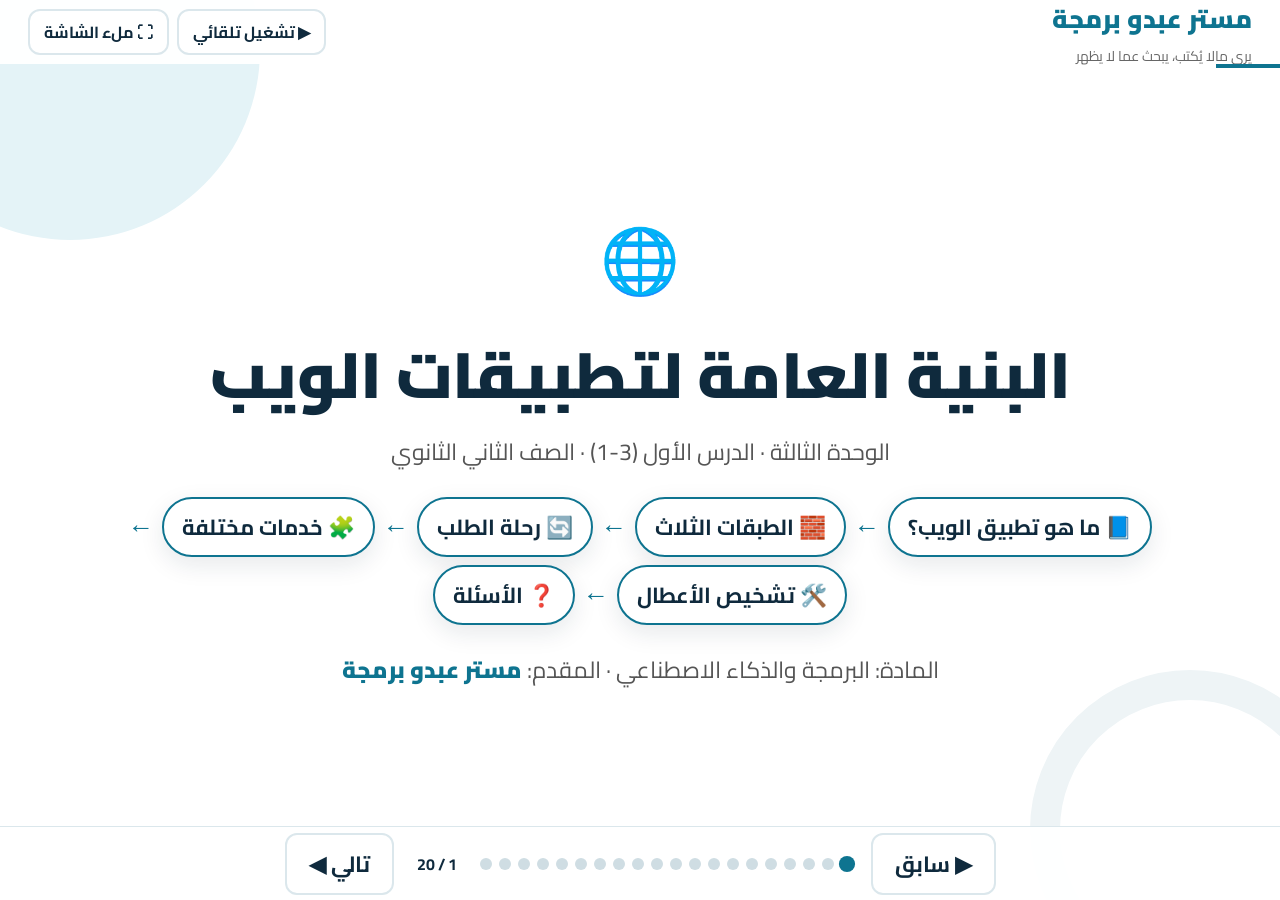
<file: 2-3-1.html>
<!DOCTYPE html>
<html lang="ar" dir="rtl">
<head>
<meta charset="UTF-8">
<meta name="viewport" content="width=device-width, initial-scale=1">
<title>البنية العامة لتطبيقات الويب - مستر عبدو برمجة</title>
<link href="https://fonts.googleapis.com/css2?family=Cairo:wght@400;600;700;900&display=swap" rel="stylesheet">
<style>
:root{--ink:#0f2a3d;--acc:#0e7490;--soft:#e4f3f7;--line:#dbe7ec;--sh:0 8px 24px rgba(15,42,61,.10);
--fc:#7c3aed;--fs:#f1eafe;--bc:#ea580c;--bs:#fff0e6;--dc:#16a34a;--ds:#e8f7ed}
*{box-sizing:border-box;margin:0}
html,body{height:100%;font-family:'Cairo',Tahoma,sans-serif;color:var(--ink);background:#fff;overflow:hidden}
body:before,body:after{content:"";position:fixed;border-radius:50%;z-index:0;pointer-events:none}
body:before{width:380px;height:380px;background:var(--soft);top:-140px;left:-120px}
body:after{width:260px;height:260px;border:30px solid #eef4f6;bottom:-90px;right:-70px}
header{position:fixed;top:0;inset-inline:0;height:64px;display:flex;align-items:center;justify-content:space-between;padding:0 28px;z-index:5;background:#ffffffee}
.brand b{font-size:clamp(18px,2vw,26px);font-weight:900;color:var(--acc)}
.brand small{display:block;font-size:clamp(11px,1.1vw,14px);color:#666}
.hbtn{display:flex;gap:8px}
button{font-family:inherit;cursor:pointer}
.ic{background:#fff;border:2px solid var(--line);border-radius:12px;padding:6px 14px;font-size:16px;font-weight:700;color:var(--ink)}
.ic:hover,.ic.on{border-color:var(--acc);color:var(--acc)}
main{position:fixed;inset:64px 0 74px 0;z-index:1}
.slide{position:absolute;inset:0;padding:10px clamp(16px,5vw,80px);overflow-y:auto;opacity:0;visibility:hidden;transition:opacity .35s}
.slide.act{opacity:1;visibility:visible}
h1{font-size:clamp(30px,5vw,64px);font-weight:900;line-height:1.3}
h2{font-size:clamp(26px,3.6vw,48px);font-weight:900;margin-bottom:14px;padding-inline-start:16px;border-inline-start:8px solid var(--acc)}
h3{font-size:clamp(20px,2.4vw,32px);font-weight:700;color:var(--acc);margin:8px 0}
p,li{font-size:clamp(17px,2.1vw,28px);line-height:1.8}
ul,ol{padding-inline-start:28px}
.card{background:#fff;border:2px solid var(--line);border-radius:18px;padding:16px 22px;box-shadow:var(--sh);margin:10px 0}
.card.hl{border-color:var(--acc);background:var(--soft)}
.card.warn{border-color:#f59e0b;background:#fff8e6}
.card.warn h3{color:#b45309}
.card.gold{border-color:var(--acc);background:linear-gradient(135deg,var(--soft),#fff)}
.grid{display:grid;gap:14px;grid-template-columns:repeat(auto-fit,minmax(260px,1fr))}
.acc{color:var(--acc);font-weight:900}
.ltr{direction:ltr;unicode-bidi:isolate;display:inline-block;font-weight:700}
.center{text-align:center}
.cover{display:flex;flex-direction:column;align-items:center;justify-content:center;min-height:100%;text-align:center;gap:14px}
.tag{font-size:clamp(16px,1.8vw,24px);color:#555}
.map{display:flex;flex-wrap:wrap;justify-content:center;align-items:center;gap:8px;margin:10px 0}
.node{background:#fff;border:2px solid var(--acc);border-radius:30px;padding:8px 18px;font-weight:700;font-size:clamp(14px,1.7vw,22px);box-shadow:var(--sh)}
.arr{color:var(--acc);font-size:26px;font-weight:900}
table{border-collapse:collapse;width:100%;background:#fff;box-shadow:var(--sh);border-radius:14px;overflow:hidden;margin:8px 0}
th,td{border:1px solid var(--line);padding:6px clamp(8px,1.4vw,20px);text-align:center;font-size:clamp(14px,1.7vw,24px);line-height:1.6}
th{background:var(--ink);color:#fff}
td.l{text-align:start}
.chip{display:inline-block;border-radius:20px;padding:0 14px;font-weight:900;white-space:nowrap}
.chip.f{background:var(--fs);color:var(--fc);border:2px solid var(--fc)}
.chip.b{background:var(--bs);color:var(--bc);border:2px solid var(--bc)}
.chip.d{background:var(--ds);color:var(--dc);border:2px solid var(--dc)}
.lay{border-radius:18px;padding:14px 20px;border:3px solid;box-shadow:var(--sh)}
.lay.f{border-color:var(--fc);background:var(--fs)}.lay.f h3{color:var(--fc)}
.lay.b{border-color:var(--bc);background:var(--bs)}.lay.b h3{color:var(--bc)}
.lay.d{border-color:var(--dc);background:var(--ds)}.lay.d h3{color:var(--dc)}
.lay .em{font-size:44px;text-align:center}
.svgbox{background:#fff;border:2px dashed var(--line);border-radius:18px;padding:8px;margin:10px 0}
.svgbox svg{width:100%;height:auto;display:block;font-family:'Cairo',Tahoma,sans-serif}
.steps{display:flex;flex-direction:column;gap:8px}
.step{display:flex;gap:12px;align-items:flex-start;background:#fff;border:2px solid var(--line);border-radius:14px;padding:6px 14px}
.step .n{flex:none;width:38px;height:38px;border-radius:50%;color:#fff;font-weight:900;display:flex;align-items:center;justify-content:center;font-size:20px;margin-top:6px}
.step.go .n{background:var(--fc)}.step.back .n{background:var(--dc)}
.step p{font-size:clamp(16px,1.9vw,25px);line-height:1.6;margin:4px 0}
.q{display:flex;gap:14px;align-items:center;justify-content:space-between;flex-wrap:wrap}
.q .t{font-size:clamp(17px,2vw,26px);font-weight:600;flex:1;min-width:220px;line-height:1.7}
.ans{display:none;width:100%;margin-top:8px;padding:10px 16px;background:var(--soft);border-inline-start:6px solid var(--acc);border-radius:10px;font-size:clamp(16px,1.8vw,24px);line-height:1.8}
.ans.show{display:block}
.show-btn{background:var(--acc);color:#fff;border:0;border-radius:12px;padding:8px 18px;font-size:clamp(14px,1.5vw,20px);font-weight:700}
.show-btn.open{background:var(--ink)}
.qh{background:var(--ink);color:#fff;border-radius:14px;padding:8px 18px;margin:18px 0 6px;font-size:clamp(18px,2.2vw,30px);font-weight:700}
.qh em{font-style:normal;color:#9fe3f2}
.qs{font-weight:700;margin:8px 0;font-size:clamp(17px,2vw,26px);line-height:1.7}
.opts{display:flex;flex-wrap:wrap;gap:6px 22px;font-size:clamp(15px,1.8vw,23px);margin-top:4px}
.ok{color:var(--dc);font-weight:900}.no{color:#dc2626;font-weight:900}
nav{position:fixed;bottom:0;inset-inline:0;height:74px;z-index:5;display:flex;align-items:center;justify-content:center;gap:18px;background:#ffffffee;border-top:1px solid var(--line)}
nav .ic{font-size:clamp(15px,1.8vw,22px);padding:8px 22px}
.dots{display:flex;gap:7px;align-items:center;flex-wrap:wrap;justify-content:center;max-width:62vw}
.dots b{width:12px;height:12px;border-radius:50%;background:#cfdde3;cursor:pointer;transition:.25s}
.dots b.act{background:var(--acc);transform:scale(1.35)}
.cnt{font-weight:700;min-width:50px;text-align:center}
#bar{position:fixed;top:64px;inset-inline-start:0;height:4px;background:var(--acc);z-index:6;width:0;transition:width .3s}
@media(max-width:600px){nav{gap:8px}.dots b{width:8px;height:8px}.dots{gap:4px}.cnt{display:none}}
@media(prefers-reduced-motion:reduce){.slide,.dots b,#bar{transition:none}}
</style>
</head>
<body>
<div id="bar"></div>
<header>
 <div class="brand"><b>مستر عبدو برمجة</b><small>يرى مالا يُكتب، يبحث عما لا يظهر</small></div>
 <div class="hbtn"><button class="ic" id="auto" title="تشغيل تلقائي (6 ثوانٍ)">▶ تشغيل تلقائي</button><button class="ic" id="fs" title="عرض كامل (F)">⛶ ملء الشاشة</button></div>
</header>

<main id="deck">

<!-- 1 غلاف -->
<section class="slide act"><div class="cover">
 <div style="font-size:64px">🌐</div>
 <h1>البنية العامة لتطبيقات الويب</h1>
 <p class="tag">الوحدة الثالثة · الدرس الأول (3-1) · الصف الثاني الثانوي</p>
 <div class="map">
  <div class="node">📘 ما هو تطبيق الويب؟</div><span class="arr">←</span>
  <div class="node">🧱 الطبقات الثلاث</div><span class="arr">←</span>
  <div class="node">🔄 رحلة الطلب</div><span class="arr">←</span>
  <div class="node">🧩 خدمات مختلفة</div><span class="arr">←</span>
  <div class="node">🛠️ تشخيص الأعطال</div><span class="arr">←</span>
  <div class="node">❓ الأسئلة</div>
 </div>
 <p class="tag">المادة: البرمجة والذكاء الاصطناعي · المقدم: <b class="acc">مستر عبدو برمجة</b></p>
</div></section>

<!-- 2 الفكرة الأساسية + تعريف -->
<section class="slide">
 <h2>أولًا: ما هو تطبيق الويب؟</h2>
 <div class="card gold"><h3>🎯 الفكرة الأساسية</h3>
  <p>تطبيق الويب يتكوّن من <b class="acc">ثلاث طبقات</b> تتعاون مع بعض عشان تحوّل أي حاجة يعملها المستخدم إلى نتيجة يشوفها.</p></div>
 <div class="card hl"><h3>📌 التعريف</h3>
  <p><b>تطبيق الويب (Web Application):</b> برنامج بتستخدمه <b class="acc">غالبًا من خلال المتصفح</b> (Chrome مثلًا) من غير ما تحتاج تثبّته على جهازك.</p></div>
 <div class="card"><h3>🧪 أمثلة</h3>
  <div class="map"><div class="node">▶️ يوتيوب</div><div class="node">🛒 موقع تسوق</div><div class="node">✉️ جيميل</div><div class="node">🗺️ الخرائط</div></div></div>
 <div class="card warn"><h3>⚠️ خد بالك</h3>
  <p>الكتاب بيقول <b>"عادةً"</b> و<b>"غالبًا"</b> لأن بعض تطبيقات الويب ممكن تتثبّت على الجهاز فعلًا. الكلمتين دول مهمين في الامتحان.</p></div>
</section>

<!-- 3 الطبقات الثلاث -->
<section class="slide">
 <h2>ثانيًا: الطبقات الثلاث</h2>
 <div class="svgbox" id="svg-main"></div>
 <div class="grid">
  <div class="lay f"><div class="em">🖥️</div><h3>الواجهة الأمامية</h3><p>الجزء اللي <b>المستخدم بيشوفه</b> ويتعامل معاه في المتصفح؛ تعرض المحتوى وتستقبل اللي بتكتبه أو بتختاره.</p><p><b>أمثلة:</b> شاشة البحث، صفحات المنتجات، نماذج الإدخال.</p></div>
  <div class="lay b"><div class="em">⚙️</div><h3>الواجهة الخلفية</h3><p>الجزء اللي <b>بيشتغل على الخادم</b>؛ تعالج الطلبات وتطبّق قواعد التطبيق.</p><p><b>أمثلة:</b> البحث عن المنتجات، التحقق من تسجيل الدخول.</p></div>
  <div class="lay d"><div class="em">🗄️</div><h3>قاعدة البيانات</h3><p>الطبقة اللي <b>بتحفظ البيانات</b> وتوفرها وقت الحاجة.</p><p><b>أمثلة:</b> معلومات المنتجات، المستخدمين، سجل الطلبات.</p></div>
 </div>
</section>

<!-- 4 تشبيه المطعم + القاعدة الذهبية -->
<section class="slide">
 <h2>تشبيه المطعم 🍽️</h2>
 <div class="grid">
  <div class="lay f"><div class="em">🍽️🧑‍🍳</div><h3>الصالة والنادل</h3><p>الصالة وقائمة الطعام والنادل اللي بياخد طلبك = <span class="chip f">الواجهة الأمامية</span></p></div>
  <div class="lay b"><div class="em">👨‍🍳🔥</div><h3>الطاهي</h3><p>الطاهي اللي بيجهز الطلب حسب قواعد المطعم = <span class="chip b">الواجهة الخلفية</span></p></div>
  <div class="lay d"><div class="em">📦🥕</div><h3>المخزن</h3><p>المخزن اللي فيه المكونات = <span class="chip d">قاعدة البيانات</span></p></div>
 </div>
 <div class="card gold center"><h3>🔑 القاعدة الذهبية (احفظها)</h3>
  <p><span class="chip f">الأمامية</span> تعرض وتجمع &nbsp;–&nbsp; <span class="chip b">الخلفية</span> تقرر وتعالج &nbsp;–&nbsp; <span class="chip d">قاعدة البيانات</span> تخزن وتسترجع</p></div>
</section>

<!-- 5 من يعمل أين -->
<section class="slide">
 <h2>من يعمل أين؟ 📍</h2>
 <div class="svgbox"><svg viewBox="0 0 900 250" xmlns="http://www.w3.org/2000/svg">
  <rect x="520" y="20" width="360" height="210" rx="18" fill="#f1eafe" stroke="#7c3aed" stroke-width="3" stroke-dasharray="8 6"/>
  <text x="700" y="55" text-anchor="middle" font-size="24" font-weight="900" fill="#7c3aed">🌍 جهاز المستخدم (المتصفح)</text>
  <rect x="580" y="90" width="240" height="100" rx="14" fill="#fff" stroke="#7c3aed" stroke-width="3"/>
  <text x="700" y="148" text-anchor="middle" font-size="24" font-weight="900" fill="#7c3aed">🖥️ الواجهة الأمامية</text>
  <rect x="20" y="20" width="440" height="210" rx="18" fill="#fff7f0" stroke="#ea580c" stroke-width="3" stroke-dasharray="8 6"/>
  <text x="240" y="55" text-anchor="middle" font-size="24" font-weight="900" fill="#ea580c">☁️ الخادم (Server)</text>
  <rect x="250" y="90" width="190" height="100" rx="14" fill="#fff" stroke="#ea580c" stroke-width="3"/>
  <text x="345" y="148" text-anchor="middle" font-size="21" font-weight="900" fill="#ea580c">⚙️ الخلفية</text>
  <rect x="40" y="90" width="190" height="100" rx="14" fill="#fff" stroke="#16a34a" stroke-width="3"/>
  <text x="135" y="148" text-anchor="middle" font-size="21" font-weight="900" fill="#16a34a">🗄️ التخزين</text>
 </svg></div>
 <div class="card hl"><p>🔎 أسرع طريقة للتفريق لو جاك سؤال <b>"أيهما يعمل على المتصفح؟"</b> ← <span class="chip f">الأمامية</span> هي اللي في المتصفح، و<span class="chip b">الخلفية</span> هي اللي على الخادم.</p></div>
 <div class="card"><h3>➕ معلومة إضافية</h3>
  <p>"قاعدة البيانات" في الكتاب أوسع من مجرد جداول؛ ممكن تشمل تخزين ملفات (زي الصور) أو ذاكرة مخبأة أو خدمات بيانات خارجية.</p></div>
</section>

<!-- 6 رحلة الطلب SVG -->
<section class="slide">
 <h2>ثالثًا: كيف تتعاون الطبقات؟ 🔄</h2>
 <div class="card hl"><p><b>المثال:</b> البحث عن منتج في متجر إلكتروني 🛍️🔍</p></div>
 <div class="svgbox"><svg viewBox="0 0 900 330" xmlns="http://www.w3.org/2000/svg">
  <defs>
   <marker id="mg" markerWidth="10" markerHeight="10" refX="8" refY="5" orient="auto"><path d="M0,0 L10,5 L0,10z" fill="#7c3aed"/></marker>
   <marker id="mb" markerWidth="10" markerHeight="10" refX="8" refY="5" orient="auto"><path d="M0,0 L10,5 L0,10z" fill="#16a34a"/></marker>
  </defs>
  <g font-size="19" font-weight="900" text-anchor="middle">
   <rect x="715" y="15" width="150" height="62" rx="14" fill="#0f2a3d"/><text x="790" y="53" fill="#fff">👤 المستخدم</text>
   <rect x="485" y="15" width="150" height="62" rx="14" fill="#7c3aed"/><text x="560" y="53" fill="#fff">الأمامية</text>
   <rect x="255" y="15" width="150" height="62" rx="14" fill="#ea580c"/><text x="330" y="53" fill="#fff">الخلفية</text>
   <rect x="25" y="15" width="150" height="62" rx="14" fill="#16a34a"/><text x="100" y="53" fill="#fff">قاعدة البيانات</text>
  </g>
  <g stroke="#cfdde3" stroke-width="2" stroke-dasharray="6 6"><line x1="790" y1="80" x2="790" y2="310"/><line x1="560" y1="80" x2="560" y2="310"/><line x1="330" y1="80" x2="330" y2="310"/><line x1="100" y1="80" x2="100" y2="310"/></g>
  <text x="450" y="112" text-anchor="middle" font-size="19" font-weight="900" fill="#7c3aed">🔵 رحلة الذهاب</text>
  <g stroke="#7c3aed" stroke-width="4" marker-end="url(#mg)"><line x1="790" y1="150" x2="570" y2="150"/><line x1="560" y1="195" x2="340" y2="195"/><line x1="330" y1="240" x2="110" y2="240"/></g>
  <g font-size="15" font-weight="700" text-anchor="middle" fill="#7c3aed"><text x="675" y="138">إدخال كلمات البحث</text><text x="445" y="183">إرسال الطلب</text><text x="215" y="228">طلب المنتجات</text></g>
  <g font-size="18" font-weight="900" text-anchor="middle" fill="#fff"><circle cx="790" cy="150" r="15" fill="#7c3aed"/><text x="790" y="157">1</text><circle cx="560" cy="195" r="15" fill="#7c3aed"/><text x="560" y="202">2</text><circle cx="330" cy="240" r="15" fill="#7c3aed"/><text x="330" y="247">3</text></g>
  <text x="450" y="283" text-anchor="middle" font-size="19" font-weight="900" fill="#16a34a">🟢 رحلة العودة ↓ (انظر الشرائح التالية)</text>
 </svg></div>
 <p class="center">لاحظ أن كل طبقة تتحدث مع <b class="acc">الطبقة المجاورة لها فقط</b>.</p>
</section>

<!-- 7 خطوات الذهاب والعودة -->
<section class="slide">
 <h2>رحلة الطلب خطوة بخطوة (6 خطوات)</h2>
 <div class="grid">
  <div><h3 style="color:var(--fc)">🔵 رحلة الذهاب (نحو البيانات)</h3><div class="steps">
   <div class="step go"><div class="n">1</div><p><span class="chip f">الأمامية</span> تستقبل كلمات البحث اللي كتبها المستخدم.</p></div>
   <div class="step go"><div class="n">2</div><p><span class="chip f">الأمامية</span> ترسلها إلى <span class="chip b">الخلفية</span>.</p></div>
   <div class="step go"><div class="n">3</div><p><span class="chip b">الخلفية</span> تطلب من <span class="chip d">قاعدة البيانات</span> المنتجات المطابقة.</p></div></div></div>
  <div><h3 style="color:var(--dc)">🟢 رحلة العودة (نحو المستخدم)</h3><div class="steps">
   <div class="step back"><div class="n">4</div><p><span class="chip d">قاعدة البيانات</span> تعيد النتائج إلى <span class="chip b">الخلفية</span>.</p></div>
   <div class="step back"><div class="n">5</div><p><span class="chip b">الخلفية</span> تجهّز النتائج وترسلها إلى <span class="chip f">الأمامية</span>.</p></div>
   <div class="step back"><div class="n">6</div><p><span class="chip f">الأمامية</span> تعرض النتائج على شاشة المستخدم.</p></div></div></div>
 </div>
 <div class="card hl center"><p class="ltr" style="display:block;font-size:clamp(14px,1.9vw,26px)">المستخدم ⇄ الأمامية ⇄ الخلفية ⇄ قاعدة البيانات</p></div>
 <div class="card"><h3>📌 نقاط مهمة</h3><ul><li><b>الواجهة الخلفية هي الوسيط</b> في المنتصف.</li><li>الواجهة الأمامية <b>لا تتصل بقاعدة البيانات مباشرة</b> في هذا النموذج.</li></ul></div>
 <div class="card warn"><h3>⚠️ فخ الامتحان</h3><p>مين اللي بيبحث في البيانات عن المنتجات؟ الإجابة: <b>الواجهة الخلفية</b> (هي اللي بتعالج الطلب وتطلب المطابق). قاعدة البيانات <b>مكان التخزين بس</b>.</p></div>
</section>

<!-- 8 خدمات مختلفة -->
<section class="slide">
 <h2>رابعًا: النموذج على خدمات مختلفة 🧩</h2>
 <table>
  <tr><th>الخدمة</th><th style="background:var(--fc)">الأمامية (عرض وتفاعل)</th><th style="background:var(--bc)">الخلفية (معالجة وتحكم)</th><th style="background:var(--dc)">قاعدة البيانات (تخزين)</th></tr>
  <tr><td><b>▶️ مشاركة الفيديو</b></td><td>شاشات التشغيل والبحث</td><td>اختيار الفيديوهات الموصى بها، تجميع المشاهدات</td><td>بيانات الفيديو والمستخدمين وسجل المشاهدة</td></tr>
  <tr><td><b>💬 التواصل الاجتماعي</b></td><td>الخط الزمني وشاشات النشر</td><td>تحديد الجمهور المستهدف، التحكم في الإشعارات</td><td>المنشورات وعلاقات المتابعة والرسائل</td></tr>
  <tr><td><b>🛒 التجارة الإلكترونية</b></td><td>قوائم المنتجات وسلة التسوق</td><td>التحقق من المخزون، معالجة الدفع</td><td>المنتجات وسجل الطلبات ومعلومات العملاء</td></tr>
 </table>
 <div class="card hl"><p>💡 <b>ما الذي يتغير؟</b> لا يتغير <b>عدد الطبقات</b> (دائمًا 3)، بل يتغير <b>ما تقوم به كل طبقة</b> حسب نوع الخدمة.</p></div>
</section>

<!-- 9 حيلة الحفظ -->
<section class="slide">
 <h2>💡 حيلة سريعة للحفظ</h2>
 <div class="card gold center"><p style="font-size:clamp(20px,2.8vw,36px)">اسأل نفسك عن أي شيء: <b class="acc">"ده شاشة؟ قرار؟ ولا تخزين؟"</b></p></div>
 <table>
  <tr><th>لو الشيء...</th><th>يبقى</th></tr>
  <tr><td>🖥️ شاشة أو شيء تشوفه</td><td><span class="chip f">أمامية</span></td></tr>
  <tr><td>🧠 قرار أو حساب أو تحقق (مخزون، دفع، توصية)</td><td><span class="chip b">خلفية</span></td></tr>
  <tr><td>🗄️ معلومات محفوظة (سجل، بيانات، علاقات)</td><td><span class="chip d">قاعدة بيانات</span></td></tr>
 </table>
 <div class="card"><p>لو جاك خدمة جديدة في الامتحان (زي <b>تطبيق طقس</b> أو <b>عيادة</b>)، طبّق نفس القاعدة.</p></div>
 <div class="card warn"><h3>⚠️ ملاحظة مهمة جدًا</h3><p>هذا <b>نموذج تعليمي مبسط</b> وليس بنية إلزامية لكل تطبيق؛ قد تختلف البنية الفعلية من تطبيق لآخر، وقد لا توجد قاعدة بيانات تقليدية أصلًا. <br>سؤال ممكن يجي: <i>"هل البنية الثلاثية إلزامية؟"</i> ← <b class="no">لا</b>.</p></div>
</section>

<!-- 10 المصطلحات -->
<section class="slide">
 <h2>📚 المصطلحات الأساسية</h2>
 <table>
  <tr><th style="width:30%">المصطلح</th><th>المعنى</th></tr>
  <tr><td><b>تطبيق الويب</b></td><td class="l">تطبيق يُستخدم عادةً عبر متصفح الويب، وقد يمكن تثبيت بعضها على الجهاز</td></tr>
  <tr><td><span class="chip f">الواجهة الأمامية</span></td><td class="l">الشاشة اللي يراها المستخدمون ويتفاعلون معها</td></tr>
  <tr><td><span class="chip b">الواجهة الخلفية</span></td><td class="l">المعالجة الخفية من جانب الخادم</td></tr>
  <tr><td><span class="chip d">قاعدة البيانات</span></td><td class="l">حيث تُخزَّن البيانات وتُدار</td></tr>
  <tr><td><b>بنية الطبقات الثلاث</b></td><td class="l">الأمامية + الخلفية + قاعدة البيانات تتعاون معًا</td></tr>
 </table>
</section>

<!-- 11 تشخيص الأعطال -->
<section class="slide">
 <h2>🛠️ طريقة تشخيص الأعطال</h2>
 <div class="card hl"><p>لو حصلت مشكلة (مثلًا: <b>صفحة حجز مواعيد مش بتظهر أوقات متاحة</b>)، <b>تتبّع الطلب خطوة بخطوة</b> من الشاشة ← للخلفية ← للبيانات ← ورجوعًا. ابدأ بسؤال: <b class="acc">"إيه اللي وصل لكل طبقة؟"</b></p></div>
 <div class="svgbox"><svg viewBox="0 0 900 330" xmlns="http://www.w3.org/2000/svg">
  <g font-weight="900" text-anchor="middle">
   <rect x="560" y="10" width="330" height="70" rx="35" fill="#0f2a3d"/><text x="725" y="38" font-size="17" fill="#fff">هل أرسلت الخلفية أوقاتًا</text><text x="725" y="62" font-size="17" fill="#fff">إلى الأمامية؟</text>
   <rect x="20" y="110" width="270" height="70" rx="14" fill="#f1eafe" stroke="#7c3aed" stroke-width="3"/><text x="155" y="138" font-size="17" fill="#7c3aed">نعم ← المشكلة في العرض</text><text x="155" y="162" font-size="17" fill="#7c3aed">🖥️ الواجهة الأمامية</text>
   <rect x="360" y="110" width="330" height="70" rx="35" fill="#0f2a3d"/><text x="525" y="138" font-size="17" fill="#fff">لا ← هل أعادت قاعدة البيانات</text><text x="525" y="162" font-size="17" fill="#fff">نتائج للخلفية؟</text>
   <rect x="400" y="235" width="290" height="80" rx="14" fill="#fff0e6" stroke="#ea580c" stroke-width="3"/><text x="545" y="265" font-size="17" fill="#ea580c">نعم ← الخلفية لا تحسب</text><text x="545" y="290" font-size="17" fill="#ea580c">أو لا ترسل ⚙️ الواجهة الخلفية</text>
   <rect x="30" y="235" width="290" height="80" rx="14" fill="#e8f7ed" stroke="#16a34a" stroke-width="3"/><text x="175" y="265" font-size="17" fill="#16a34a">لا ← لا بيانات أو لا استجابة</text><text x="175" y="290" font-size="17" fill="#16a34a">🗄️ قاعدة البيانات</text>
  </g>
  <defs><marker id="ma" markerWidth="10" markerHeight="10" refX="8" refY="5" orient="auto"><path d="M0,0 L10,5 L0,10z" fill="#0f2a3d"/></marker></defs>
  <g stroke="#0f2a3d" stroke-width="3" fill="none" marker-end="url(#ma)"><path d="M620 80 Q560 100 295 135"/><path d="M640 80 L640 100 L525 108"/><path d="M500 180 L500 215 L520 232"/><path d="M420 180 Q300 200 250 232"/></g>
 </svg></div>
 <div class="card"><p>الطبقة التي <b>اختفت عندها البيانات</b> هي <b class="acc">موضع المشكلة</b>.</p></div>
</section>

<!-- 12 هيكل إجابة 6 درجات -->
<section class="slide">
 <h2>✍️ هيكل إجابة سؤال الـ 6 درجات</h2>
 <div class="card hl"><p><b>"اشرح كيف تتعاون الطبقات"</b> — مثال: عندما ينشر المستخدم صورة</p></div>
 <div class="steps">
  <div class="step go"><div class="n">1</div><p><span class="chip f">الأمامية:</span> تستقبل المدخلات (الصورة والتعليق) وترسلها.</p></div>
  <div class="step go"><div class="n">2</div><p><span class="chip b">الخلفية:</span> تعالج وتطبّق القواعد وتطلب من البيانات.</p></div>
  <div class="step go"><div class="n">3</div><p><span class="chip d">قاعدة البيانات:</span> تخزّن أو تسترجع وتعيد النتيجة.</p></div>
  <div class="step back"><div class="n">4</div><p><span class="chip b">الخلفية</span> ترسل الاستجابة ← <span class="chip f">الأمامية</span> تعرض النتيجة.</p></div>
  <div class="step back"><div class="n">5</div><p><b>جملة ختامية:</b> "وهكذا تتعاون الطبقات الثلاث لتحويل إجراء المستخدم إلى نتيجة."</p></div>
 </div>
</section>

<!-- 13 ملخص -->
<section class="slide">
 <h2>🧠 مفاتيح الدرس (ملخص للمراجعة)</h2>
 <div class="grid">
  <div class="card hl"><h3>1) ثلاث طبقات</h3><p>المستخدم ← الأمامية ← الخلفية ← قاعدة البيانات</p></div>
  <div class="card hl"><h3>2) من يعمل أين؟</h3><p>الأمامية في <b>المتصفح</b>، الخلفية في <b>الخادم</b>، البيانات في <b>التخزين</b>.</p></div>
  <div class="card hl"><h3>3) الرحلة 6 خطوات</h3><p>ذهاب (1 إدخال، 2 إرسال للخلفية، 3 طلب من البيانات) – عودة (4 إعادة البيانات، 5 تجهيز وإرسال، 6 عرض النتيجة).</p></div>
  <div class="card hl"><h3>4) الوسيط</h3><p><b>الخلفية هي الوسيط</b>؛ الأمامية لا تتصل بقاعدة البيانات مباشرة.</p></div>
 </div>
 <div class="card gold center"><p><span class="chip f">الأمامية</span> تعرض وتجمع – <span class="chip b">الخلفية</span> تقرر وتعالج – <span class="chip d">البيانات</span> تخزن وتسترجع</p></div>
</section>

<!-- الأسئلة -->
<section class="slide" id="q1"><h2>❓ القسم الأول: مثال محلول</h2><div class="qbox"></div></section>
<section class="slide" id="q2"><h2>✏️ القسم الثاني: تدرّب</h2><div class="qbox"></div></section>
<section class="slide" id="q3"><h2>🧑‍💻 القسم الثالث: فكّر كمهندس</h2><div class="qbox"></div></section>
<section class="slide" id="q4"><h2>🌦️ القسم الرابع: طبّق ما تعلمته</h2><div class="qbox"></div></section>
<section class="slide" id="q5"><h2>📝 القسم الخامس: تمارين</h2><div class="qbox"></div></section>
<section class="slide" id="q6"><h2>🏆 سؤال على نمط الامتحان (6 درجات)</h2><div class="qbox"></div></section>
<section class="slide" id="q7"><h2>🤔 مهارات التفكير</h2><div class="qbox"></div></section>

</main>

<nav>
 <button class="ic" id="prev">▶ سابق</button>
 <div class="dots" id="dots"></div><span class="cnt" id="cnt"></span>
 <button class="ic" id="next">تالي ◀</button>
</nav>

<script>
const F='<span class="chip f">الواجهة الأمامية</span>',B='<span class="chip b">الواجهة الخلفية</span>',D='<span class="chip d">قاعدة البيانات</span>';
const T='<span class="ok">(✓)</span>',X='<span class="no">(×)</span>';

/* رسم تخطيطي للطبقات: u,f,b,d = نص تحت كل صندوق */
function flow(sf,sb,sd,title){
 const cols=[[790,'👤 المستخدم','#0f2a3d',''],[560,'الواجهة الأمامية','#7c3aed',sf],[330,'الواجهة الخلفية','#ea580c',sb],[100,'قاعدة البيانات','#16a34a',sd]];
 let s='<svg viewBox="0 0 900 270" xmlns="http://www.w3.org/2000/svg"><defs><marker id="m1" markerWidth="9" markerHeight="9" refX="7" refY="4.5" orient="auto-start-reverse"><path d="M0,0 L9,4.5 L0,9z" fill="#0e7490"/></marker></defs>';
 if(title)s+='<text x="450" y="20" text-anchor="middle" font-size="17" font-weight="900" fill="#0e7490">'+title+'</text>';
 cols.forEach(c=>{s+='<rect x="'+(c[0]-75)+'" y="35" width="150" height="62" rx="14" fill="'+c[2]+'"/><text x="'+c[0]+'" y="73" text-anchor="middle" font-size="17" font-weight="900" fill="#fff">'+c[1]+'</text>';
  if(c[3]){const L=c[3].split('|');L.forEach((t,i)=>{s+='<text x="'+c[0]+'" y="'+(125+i*22)+'" text-anchor="middle" font-size="15" font-weight="700" fill="'+c[2]+'">'+t+'</text>'})}});
 [[715,635],[485,405],[255,175]].forEach(a=>{s+='<line x1="'+a[0]+'" y1="66" x2="'+a[1]+'" y2="66" stroke="#0e7490" stroke-width="4" marker-start="url(#m1)" marker-end="url(#m1)"/>'});
 s+='<g font-size="14" font-weight="700" text-anchor="middle" fill="#fff"><rect x="500" y="205" width="120" height="30" rx="15" fill="#7c3aed"/><text x="560" y="226">🌍 المتصفح</text><rect x="270" y="205" width="120" height="30" rx="15" fill="#ea580c"/><text x="330" y="226">☁️ الخادم</text><rect x="40" y="205" width="120" height="30" rx="15" fill="#16a34a"/><text x="100" y="226">💾 التخزين</text></g></svg>';
 return s;
}
document.getElementById('svg-main').innerHTML=flow('تعرض وتجمع|(ما يراه المستخدم)','تقرر وتعالج|(قواعد التطبيق)','تخزن وتسترجع|(البيانات)','المستخدم ⇄ الأمامية ⇄ الخلفية ⇄ قاعدة البيانات');

/* بناء الأسئلة */
let n=0;
function render(id,blocks){
 let h='';
 blocks.forEach(b=>{
  if(b.h)h+='<div class="qh">'+b.h+(b.e?' <em>— '+b.e+'</em>':'')+'</div>';
  else if(b.s)h+='<p class="qs">'+b.s+'</p>';
  else if(b.raw)h+=b.raw;
  else if(b.q){n++;h+='<div class="card q"><div class="t">'+b.q+(b.o?'<div class="opts">'+b.o.map(x=>'<span>'+x+'</span>').join('')+'</div>':'')+'</div><button class="show-btn" data-a="a'+n+'">إظهار الإجابة</button><div class="ans" id="a'+n+'">'+b.a+'</div></div>'}
 });
 document.querySelector('#'+id+' .qbox').innerHTML=h;
}
const tf=(q,ok,a)=>({q:q,a:(ok?T:X)+' — '+a});

render('q1',[
 {h:'السؤال (1)',e:'ضع علامة (✓) إذا كانت العبارة صحيحة أو (×) إذا كانت خاطئة'},
 tf('أ. الواجهة الأمامية هي مكوّن الشاشة الذي يراه المستخدمون مباشرة',1,'تعريف صحيح.'),
 tf('ب. الواجهة الخلفية هي الجزء الذي يعمل على المتصفح',0,'الواجهة الخلفية تعمل على <b>الخادم</b>، لا على المتصفح.'),
 tf('ج. قاعدة البيانات هي نظام ينظم البيانات ويخزنها ويديرها',1,'تعريف صحيح لقاعدة البيانات.'),
 tf('د. يعمل تطبيق الويب بالواجهة الأمامية وحدها',0,'يعمل بثلاث طبقات: الأمامية، والخلفية، وقاعدة البيانات.'),
 {h:'السؤال (2)',e:'اربط كل وصف بالمصطلح الأنسب (أ: الأمامية، ب: الخلفية، ج: قاعدة البيانات)'},
 {q:'1. الجزء المسؤول عن المعالجة من جانب الخادم التي لا يراها المستخدمون',a:'(ب) '+B},
 {q:'2. مكوّن الشاشة الذي يتفاعل معه المستخدمون مباشرة',a:'(أ) '+F},
 {q:'3. نظام ينظم البيانات ويخزنها ويديرها',a:'(ج) '+D}
]);

render('q2',[
 {h:'السؤال 1',e:'أجب عن الأسئلة التالية'},
 {q:'1) ما المصطلح الذي يُطلق على تطبيق يُستخدم عبر متصفح الويب؟',a:'<b>تطبيق الويب.</b>'},
 {q:'2) ما المصطلح الذي يُطلق على مكوّن الشاشة الذي يراه المستخدمون مباشرة؟',a:F},
 {q:'3) ما المصطلح الذي يُطلق على الجزء المسؤول عن المعالجة من جانب الخادم التي لا يراها المستخدمون؟',a:B},
 {q:'4) ما المصطلح الذي يُطلق على نظام ينظم البيانات ويخزنها ويديرها؟',a:D},
 {h:'السؤال 2',e:'أجب عن الأسئلة التالية'},
 {q:'(1) عند البحث عن منتج على موقع تسوق إلكتروني، أي مما يلي مسؤول عن البحث في البيانات عن المنتجات المطابقة لكلمات البحث؟',o:['(أ) الواجهة الأمامية','(ب) الواجهة الخلفية','(ج) قاعدة البيانات'],a:'<b>الإجابة الصحيحة: (ب) الواجهة الخلفية</b><br>السبب: الواجهة الخلفية هي التي تعالج الطلب وتطلب المنتجات المطابقة من طبقة البيانات. (قاعدة البيانات مكان التخزين فقط.)'},
 {s:'(2) لكل من 1 – 6، حدد إلى أي طبقة من طبقات موقع التجارة الإلكترونية ينتمي (أ: الأمامية، ب: الخلفية، ج: قاعدة البيانات):'},
 {q:'1. صفحة عرض المنتجات',a:'(أ) '+F},{q:'2. معالجة التحقق من المخزون',a:'(ب) '+B},{q:'3. تخزين معلومات العملاء',a:'(ج) '+D},
 {q:'4. شاشة سلة التسوق',a:'(أ) '+F},{q:'5. معالجة الدفع',a:'(ب) '+B},{q:'6. تخزين سجل الطلبات',a:'(ج) '+D}
]);

render('q3',[
 {raw:'<div class="card hl"><h3>📋 السيناريو</h3><p>تريد عيادة تطبيق ويب يحجز فيه المرضى المواعيد، ويتحققون من الأوقات المتاحة، ويطّلعون على زياراتهم السابقة. أنت تخطط لطبقاته الثلاث.</p></div><div class="svgbox">'+flow('نموذج الحجز','التحقق من الأوقات','الزيارات السابقة','🏥 تطبيق العيادة')+'</div>'},
 {h:'1 · وزّع المهام',e:'حدد أي طبقة تتولى كل ميزة، ولماذا'},
 {q:'نموذج الحجز',a:F+'<br>شاشة يراها المريض ويكتب فيها بياناته ويختار موعده.'},
 {q:'التحقق من الأوقات المتاحة',a:B+'<br>تطبّق قواعد التطبيق وتعالج الطلب وتطلب من قاعدة البيانات الأوقات المحجوزة والمتاحة.'},
 {q:'تخزين الزيارات السابقة',a:D+'<br>الطبقة التي تحفظ البيانات وتوفرها عند الحاجة.'},
 {h:'2 · شخّص العطل',e:'تفتح صفحة الحجز، لكن لا تظهر أوقات متاحة'},
 {q:'ما الأجزاء التي قد تكون سبب المشكلة؟ وما المعلومة التي تحتاج إليها لتتأكد؟',a:'<ul><li>'+F+' قد لا تعرض الأوقات رغم وصولها.</li><li>'+B+' قد لا تحسب الأوقات المتاحة أو لا ترسلها بشكل صحيح.</li><li>'+D+' قد لا تحتوي أوقاتًا، أو لا تستجيب للطلب.</li></ul><b>المعلومة المطلوبة:</b> ما الذي أرسلته الخلفية للأمامية؟ فإن كانت أرسلت الأوقات فالمشكلة في العرض، وإن لم ترسل شيئًا فأتحقق هل أعادت قاعدة البيانات نتائج للخلفية.'},
 {h:'3 · قرّر',e:'اختر الأنسب ثم اذكر سببين يدعمان اختيارك'},
 {q:'☐ خلط مسؤوليات العرض والمعالجة والبيانات دون فصل واضح<br>☐ تنظيم مسؤوليات العرض والمعالجة والبيانات في طبقات واضحة',a:'<b>الإجابة المقترحة: الخيار الثاني</b> — تنظيم المسؤوليات في طبقات واضحة.<ul><li><b>سهولة تشخيص الأعطال:</b> إذا لم تظهر الأوقات نعرف من أي طبقة نبدأ الفحص.</li><li><b>سهولة التعديل والتطوير:</b> نغيّر شكل الشاشة دون المساس بقواعد الحجز أو البيانات، والعكس.</li></ul>'}
]);

render('q4',[
 {raw:'<div class="card hl"><p>يتيح تطبيق طقس للمستخدمين كتابة اسم مدينة ورؤية توقعات الطقس. باستخدام نموذج الطبقات الثلاث، سمِّ أي طبقة تقوم بكل مهمة، وحدّد مهمة واحدة <b>لا يمكن</b> للواجهة الأمامية القيام بها وحدها.</p></div><div class="svgbox">'+flow('أخذ اسم المدينة','البحث عن التوقعات','تخزين التوقعات السابقة','🌦️ تطبيق الطقس')+'</div>'},
 {q:'أي طبقة تقوم بكل مهمة؟ (أخذ اسم المدينة، البحث عن بيانات التوقعات، تخزين التوقعات السابقة)',a:'<table><tr><th>المهمة</th><th>الطبقة</th></tr><tr><td>أخذ اسم المدينة</td><td>'+F+'</td></tr><tr><td>البحث عن بيانات التوقعات</td><td>'+B+' (تعالج الطلب وتطلب البيانات من طبقة البيانات)</td></tr><tr><td>تخزين التوقعات السابقة</td><td>'+D+'</td></tr></table>'},
 {q:'حدّد مهمة واحدة لا تستطيع الواجهة الأمامية القيام بها وحدها',a:'<b>تخزين التوقعات السابقة</b> أو <b>البحث عن بيانات التوقعات</b>؛ لأن الأمامية <b>تعرض وتجمع فقط</b>، أما التخزين فمن عمل قاعدة البيانات، والمعالجة من عمل الواجهة الخلفية.'}
]);

render('q5',[
 {h:'1) اختبر فهمك'},
 {q:'1. ما تعريف تطبيق الويب؟',a:'تطبيق يُستخدم <b>عادةً</b> من خلال متصفح الويب.'},
 {q:'2. ما الطبقات الثلاث لتطبيق الويب؟',a:'الواجهة الأمامية، والواجهة الخلفية، وقاعدة البيانات.'},
 {q:'3. أي طبقة تعمل على الخادم؟',a:B},
 {q:'4. أي طبقة يراها المستخدم؟',a:F},
 {q:'5. من الوسيط بين الواجهة الأمامية وقاعدة البيانات؟',a:B},
 {q:'6. هل البنية الثلاثية إلزامية لكل تطبيق؟',a:'<b class="no">لا</b>، هي نموذج تعليمي مبسط وقد تختلف البنية الفعلية.'},
 {h:'2) اقرأ الفقرة التالية وأجب'},
 {q:'<i>يمكن شرح كثير من تطبيقات الويب بنموذج مبسط من ثلاث طبقات. تسمى الواجهة التي يراها المستخدم ويتعامل معها <b>(1)</b>، ويسمى الجزء الذي يعمل على الخادم ويعالج الطلبات <b>(2)</b>، وتسمى الطبقة التي تحفظ البيانات وتوفرها <b>(3)</b>. وتتعاون هذه الأجزاء لتنفيذ طلب المستخدم.</i>',a:'(1) '+F+'<br>(2) '+B+'<br>(3) '+D},
 {h:'3) أجب عن الأسئلة التالية'},
 {s:'(1) لكل من 1 – 6، حدد إلى أي طبقة من طبقات شبكة تواصل اجتماعي ينتمي:'},
 {q:'1. شاشة الخط الزمني',a:'(أ) '+F},{q:'2. معالجة تحديد الجمهور المستهدف للمنشور',a:'(ب) '+B},{q:'3. تخزين بيانات المنشورات',a:'(ج) '+D},
 {q:'4. شاشة النشر',a:'(أ) '+F},{q:'5. معالجة الإشعارات',a:'(ب) '+B},{q:'6. تخزين علاقات المتابعة',a:'(ج) '+D},
 {q:'(2) اختر الخيار الذي يصف بشكل أنسب بنية الطبقات الثلاث لتطبيق الويب:',o:['أ. الواجهة الأمامية لها دور تخزين البيانات وإدارتها.','ب. الواجهة الخلفية هي الجزء الذي يتفاعل معه المستخدمون مباشرة على المتصفح.','ج. استجابةً لإجراءات المستخدم، تتعاون الأمامية والخلفية وقاعدة البيانات لتنفيذ المعالجة.','د. قاعدة البيانات لها دور عرض الشاشات للمستخدمين.'],a:'<b>الإجابة الصحيحة: (ج)</b><br>السبب: الخيارات (أ) و(ب) و(د) تخلط أدوار الطبقات، أما (ج) فتصف التعاون الصحيح بين الطبقات.'}
]);

render('q6',[
 {raw:'<div class="card hl"><p>اشرح كيف تتعاون الطبقات الثلاث لتطبيق الويب عندما ينشر المستخدم صورة على تطبيق تواصل اجتماعي. (أشِر إلى: دور الواجهة الأمامية، والواجهة الخلفية، وقاعدة البيانات)</p></div><div class="svgbox">'+flow('شاشة النشر|استقبال الصورة','الجمهور المستهدف|الإشعارات','تخزين المنشور','💬 نشر صورة')+'</div>'},
 {q:'اكتب إجابتك ثم قارنها بالنموذجية',a:'<p>عندما ينشر المستخدم صورة، تعرض '+F+' شاشة النشر وتستقبل الصورة التي اختارها المستخدم وما كتبه معها، ثم ترسلها إلى '+B+'.</p><p>تعالج '+B+' الطلب وتطبق قواعد التطبيق، مثل تحديد الجمهور المستهدف للمنشور والتحكم في الإشعارات الفورية، ثم تطلب من '+D+' تخزين بيانات المنشور.</p><p>تخزّن '+D+' المنشور وتحفظه وتوفره عند الحاجة، وتعيد النتيجة إلى الواجهة الخلفية.</p><p>تجهّز '+B+' الاستجابة وترسلها إلى '+F+'، التي تعرض المنشور على الخط الزمني للمستخدم.</p><p><b>وهكذا تتعاون الطبقات الثلاث لتحويل إجراء المستخدم إلى نتيجة.</b></p>'}
]);

render('q7',[
 {h:'توقّف وفكّر (1)'},
 {q:'عندما تكتب في مربع البحث وترى النتائج، أي طبقة جمعت المدخلات، وأي طبقة وجدت الإجابة؟',a:F+' هي التي جمعت المدخلات (كلمات البحث). أما الإجابة نفسها (المنتجات المطابقة) فتوجد في <b>طبقة البيانات</b>، وتطلبها الواجهة الخلفية وتجهزها ثم تعيدها للعرض.'},
 {h:'توقّف وفكّر (2)'},
 {q:'في جدول الخدمات، تستخدم كل خدمة نفس الطبقات الثلاث، فما الذي يتغيّر من خدمة إلى أخرى؟',a:'لا يتغير <b>عدد الطبقات</b>، بل يتغير <b>ما تقوم به كل طبقة</b> (نوع الشاشات المعروضة، ونوع المعالجة، ونوع البيانات المخزنة) بحسب نوع الخدمة.'},
 {h:'تأمل'},
 {q:'أي طبقة تعتقد أن فشلها يكون أكثر وضوحًا للمستخدم عندما يحدث خطأ ما، ولماذا؟',a:'<b>إجابة مقترحة:</b> '+F+'، لأنها الجزء الذي يراه المستخدم مباشرة (شاشة لا تظهر أو زر لا يعمل). لكن فشل الخلفية أو قاعدة البيانات يظهر أيضًا للمستخدم في صورة نتائج ناقصة أو رسالة خطأ. <i>(تُقبل إجابة الطالب المبررة.)</i>'},
 {h:'التحدي'},
 {q:'اذكر خدمة واحدة تستخدمها وصف ما تقوم به واجهتها الأمامية وواجهتها الخلفية وقاعدة بياناتها.',a:'<b>إجابة مقترحة (متجر إلكتروني):</b><ul><li>'+F+': تعرض المنتجات وسلة التسوق.</li><li>'+B+': تتحقق من المخزون وتعالج الدفع.</li><li>'+D+': تخزن المنتجات وسجل الطلبات ومعلومات العملاء.</li></ul>'}
]);

document.getElementById('deck').addEventListener('click',e=>{const b=e.target.closest('.show-btn');if(!b)return;
 const a=document.getElementById(b.dataset.a);const o=a.classList.toggle('show');
 b.textContent=o?'إخفاء الإجابة':'إظهار الإجابة';b.classList.toggle('open',o)});

/* التنقل */
const S=[...document.querySelectorAll('.slide')],dots=document.getElementById('dots'),cnt=document.getElementById('cnt'),bar=document.getElementById('bar');
let cur=0,timer=null;
S.forEach((_,i)=>{const d=document.createElement('b');d.onclick=()=>go(i);dots.appendChild(d)});
function go(i){cur=Math.max(0,Math.min(S.length-1,i));
 S.forEach((s,k)=>s.classList.toggle('act',k===cur));
 [...dots.children].forEach((d,k)=>d.classList.toggle('act',k===cur));
 S[cur].scrollTop=0;cnt.textContent=(cur+1)+' / '+S.length;
 bar.style.width=((cur+1)/S.length*100)+'%';
 if(timer&&cur===S.length-1)toggleAuto()}
const next=()=>go(cur+1),prev=()=>go(cur-1);
function toggleAuto(){const b=document.getElementById('auto');
 if(timer){clearInterval(timer);timer=null;b.classList.remove('on');b.textContent='▶ تشغيل تلقائي'}
 else{if(cur===S.length-1)go(0);timer=setInterval(next,6000);b.classList.add('on');b.textContent='⏸ إيقاف'}}
function toggleFS(){try{document.fullscreenElement?document.exitFullscreen():document.documentElement.requestFullscreen()}catch(e){}}
document.getElementById('next').onclick=next;document.getElementById('prev').onclick=prev;
document.getElementById('auto').onclick=toggleAuto;document.getElementById('fs').onclick=toggleFS;
document.addEventListener('keydown',e=>{
 if(e.key==='ArrowLeft'){next()}else if(e.key==='ArrowRight'){prev()}
 else if(e.key===' '&&!e.target.closest('button')){e.preventDefault();next()}
 else if(e.key==='f'||e.key==='F'){toggleFS()}});
go(0);
</script>
</body>
</html>
</file>
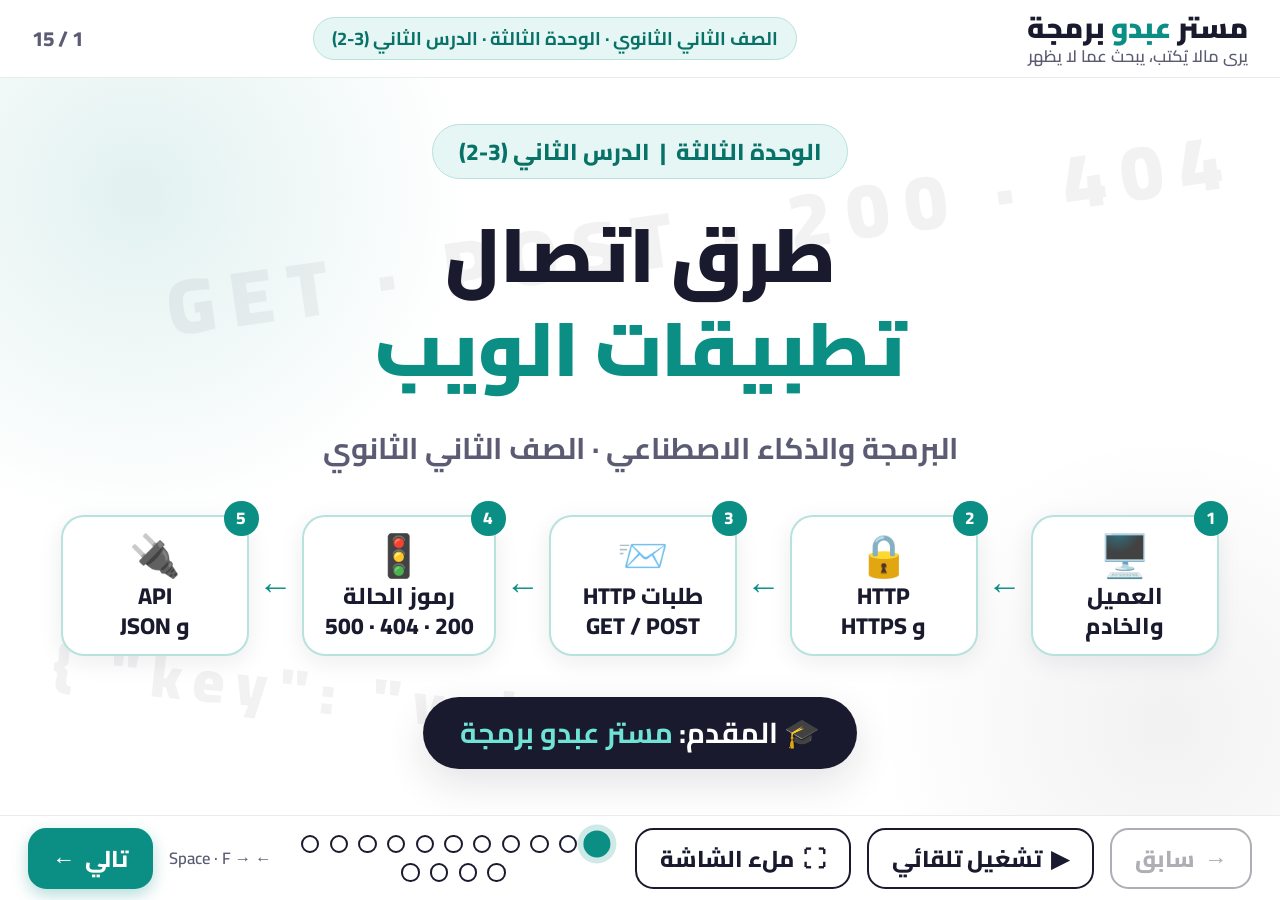
<file: 2-3-2.html>
<!DOCTYPE html>
<html lang="ar" dir="rtl">
<head>
<meta charset="UTF-8">
<meta name="viewport" content="width=device-width, initial-scale=1">
<title>طرق اتصال تطبيقات الويب – مستر عبدو برمجة</title>
<link rel="preconnect" href="https://fonts.googleapis.com">
<link rel="preconnect" href="https://fonts.gstatic.com" crossorigin>
<link href="https://fonts.googleapis.com/css2?family=Cairo:wght@400;600;700;800;900&display=swap" rel="stylesheet">
<style>
:root{
  --ink:#1a1a2e;
  --accent:#0b8f84;
  --accent-dark:#087268;
  --accent-soft:#e6f6f4;
  --accent-line:#b7e2dd;
  --amber:#f59e0b;
  --amber-soft:#fff6e0;
  --amber-line:#f5d98f;
  --blue:#2563eb;
  --blue-soft:#eaf1ff;
  --blue-line:#bcd0f8;
  --red:#e5484d;
  --green:#1f9d6b;
  --muted:#5b5b73;
  --line:#e7ecee;
  --bg:#ffffff;
  --shadow:0 6px 24px rgba(26,26,46,.08);
  --shadow-lg:0 14px 40px rgba(26,26,46,.12);
}
*{box-sizing:border-box}
html{font-size:clamp(14px, calc(0.5vw + 0.95vh + 8px), 30px)}
html,body{margin:0;height:100%}
body{
  font-family:'Cairo','Segoe UI',Tahoma,Arial,sans-serif;
  background:var(--bg);color:var(--ink);overflow:hidden;line-height:1.7;-webkit-font-smoothing:antialiased;
}
button{font-family:inherit;cursor:pointer}
.num{unicode-bidi:isolate}
.ltr{direction:ltr;unicode-bidi:isolate;display:inline-block}
sub,sup{line-height:0;font-size:.62em}

/* ---------- layout ---------- */
#app{display:flex;flex-direction:column;height:100vh;height:100dvh;position:relative}
.topbar{
  display:flex;align-items:center;justify-content:space-between;
  padding:.45rem 1.4rem;border-bottom:1px solid var(--line);background:#fff;position:relative;z-index:5;gap:1rem;
}
.brand{display:flex;flex-direction:column;line-height:1.25}
.brand b{font-size:1.25rem;font-weight:900}
.brand b span{color:var(--accent)}
.brand small{font-size:.72rem;color:var(--muted);font-weight:600}
.lesson-chip{font-size:.8rem;font-weight:700;background:var(--accent-soft);color:var(--accent-dark);border:1px solid var(--accent-line);padding:.2rem .8rem;border-radius:99px;white-space:nowrap}
.counter{font-weight:800;font-size:.9rem;color:var(--muted)}
#progress{position:absolute;bottom:-2px;right:0;height:3px;background:var(--accent);width:0;z-index:6}
#progress.run{animation:fill 6s linear forwards}
@keyframes fill{from{width:0}to{width:100%}}

#stage{flex:1;position:relative;overflow:hidden}
.deco{position:absolute;inset:0;pointer-events:none;z-index:0;overflow:hidden}
.deco .c1{position:absolute;width:30rem;height:30rem;border-radius:50%;background:radial-gradient(circle,rgba(11,143,132,.12),transparent 68%);top:-10rem;left:-9rem}
.deco .c2{position:absolute;width:26rem;height:26rem;border-radius:50%;background:radial-gradient(circle,rgba(26,26,46,.06),transparent 68%);bottom:-9rem;right:-8rem}
.deco .bin{position:absolute;font-weight:900;color:var(--ink);opacity:.05;letter-spacing:.2em;direction:ltr;white-space:nowrap}
.deco .b1{font-size:3.4rem;top:12%;right:3%;transform:rotate(-8deg)}
.deco .b2{font-size:2.6rem;bottom:9%;left:4%;transform:rotate(6deg)}

.slide{
  position:absolute;inset:0;z-index:1;overflow-y:auto;overflow-x:hidden;padding:1.2rem 1.6rem;
  opacity:0;visibility:hidden;transform:translateX(2.5%);
  transition:opacity .45s ease,transform .45s ease,visibility .45s;
}
.slide.active{opacity:1;visibility:visible;transform:none}
.inner{max-width:92rem;margin:0 auto;min-height:100%;display:flex;flex-direction:column;justify-content:center;gap:1rem}
.inner.center{align-items:center;text-align:center}

.stitle{display:flex;align-items:center;gap:.8rem;margin:0}
.stitle .ico{width:2.8rem;height:2.8rem;border-radius:.9rem;background:var(--accent);color:#fff;display:grid;place-items:center;font-size:1.5rem;box-shadow:0 6px 16px rgba(11,143,132,.35);flex:none}
.stitle h2{margin:0;font-size:2rem;font-weight:900;line-height:1.3}
.stitle h2 small{display:block;font-size:.9rem;font-weight:700;color:var(--accent)}
.bar{height:.28rem;width:6rem;background:var(--accent);border-radius:9px;margin:-.3rem 0 .2rem}

.card{background:#fff;border:1px solid var(--line);border-radius:1.1rem;padding:1rem 1.3rem;box-shadow:var(--shadow)}
.card.accent{background:var(--accent-soft);border-color:var(--accent-line)}
.card.dark{background:var(--ink);color:#fff;border-color:var(--ink)}
.card h3{margin:0 0 .4rem;font-size:1.25rem;font-weight:800}
.card p{margin:.2rem 0}
.lead{font-size:1.4rem;font-weight:700;line-height:1.85}
.lead b,.hl{color:var(--accent)}
.card.dark .hl,.card.dark .lead b{color:#6fe3d6}
.grid{display:grid;gap:1rem;grid-template-columns:repeat(auto-fit,minmax(15rem,1fr))}
.grid.two{grid-template-columns:repeat(auto-fit,minmax(21rem,1fr))}
.grid.three{grid-template-columns:repeat(auto-fit,minmax(17rem,1fr))}
.note{font-size:1rem;color:var(--muted);font-weight:600}
.center-t{text-align:center}
.tag-en{display:inline-block;background:var(--ink);color:#fff;border-radius:.5rem;padding:0 .7rem;font-weight:800;direction:ltr;unicode-bidi:isolate}
.tag-acc{display:inline-block;background:var(--accent);color:#fff;border-radius:.5rem;padding:0 .7rem;font-weight:800;direction:ltr;unicode-bidi:isolate}
.badge-extra{display:inline-block;background:var(--amber-soft);color:#9a6a00;border:1px solid var(--amber-line);font-size:.75rem;font-weight:800;padding:.1rem .7rem;border-radius:99px;margin-inline-start:.5rem;vertical-align:middle}

/* callouts */
.callout{border-radius:1rem;padding:.7rem 1.2rem;border:2px dashed;position:relative}
.callout h4{margin:0 0 .25rem;font-size:1.1rem;font-weight:900}
.callout ul{margin:.1rem 0;padding-inline-start:1.2rem}
.callout li{margin:.15rem 0;font-weight:600}
.nafha{background:var(--accent-soft);border-color:var(--accent);} .nafha h4{color:var(--accent-dark)}
.extra{background:var(--amber-soft);border-color:var(--amber)} .extra h4{color:#9a6a00}
.linkc{background:var(--blue-soft);border-color:var(--blue)} .linkc h4{color:var(--blue)}
.think{background:#fff;border:2px solid var(--ink);border-radius:1rem;padding:.7rem 1.2rem;box-shadow:0 5px 0 var(--ink);display:grid;grid-template-columns:1fr auto;gap:.5rem 1rem;align-items:start}
.think h4{margin:0;font-size:1.1rem;font-weight:900;grid-column:1/-1}
.think .tq{font-weight:700;font-size:1.1rem}

/* ---------- title slide ---------- */
.pill{background:var(--accent-soft);color:var(--accent-dark);border:1px solid var(--accent-line);padding:.3rem 1.1rem;border-radius:99px;font-weight:800;font-size:1rem}
.hero-title{font-size:3.3rem;font-weight:900;line-height:1.25;margin:.2rem 0}
.hero-title span{color:var(--accent)}
.sub{font-size:1.3rem;font-weight:700;color:var(--muted);margin:0}
.map{display:flex;flex-wrap:wrap;justify-content:center;align-items:center;gap:.5rem .4rem;margin:.8rem 0}
.node{background:#fff;border:2px solid var(--accent-line);border-radius:1rem;padding:.6rem .9rem;min-width:8.2rem;box-shadow:var(--shadow);position:relative;text-align:center}
.node .e{font-size:1.8rem;line-height:1.2}
.node .t{font-weight:800;font-size:1rem;line-height:1.3}
.node .n{position:absolute;top:-.7rem;right:-.5rem;width:1.5rem;height:1.5rem;border-radius:50%;background:var(--accent);color:#fff;font-size:.75rem;font-weight:800;display:grid;place-items:center}
.arrow{color:var(--accent);font-size:1.5rem;font-weight:900}
.presenter{font-size:1.25rem;font-weight:700;background:var(--ink);color:#fff;padding:.5rem 1.6rem;border-radius:99px;box-shadow:var(--shadow-lg)}
.presenter b{color:#6fe3d6}

/* goals */
.goal{display:flex;gap:1rem;align-items:center}
.goal .gn{flex:none;width:3.2rem;height:3.2rem;border-radius:1rem;background:var(--accent);color:#fff;display:grid;place-items:center;font-size:1.6rem;font-weight:900;box-shadow:0 6px 16px rgba(11,143,132,.3)}
.goal .gt{font-weight:800;font-size:1.25rem;line-height:1.6}
.goal .gt small{display:block;color:var(--accent);font-weight:800;font-size:.8rem}

/* tables */
.dt{width:100%;border-collapse:separate;border-spacing:0;border-radius:1rem;overflow:hidden;box-shadow:var(--shadow);border:1px solid var(--line);background:#fff}
.dt th{background:var(--ink);color:#fff;padding:.5rem 1rem;font-weight:800;text-align:start;font-size:1.05rem}
.dt td{padding:.45rem 1rem;border-top:1px solid var(--line);font-weight:600;font-size:1.05rem;vertical-align:top}
.dt tr:nth-child(even) td{background:#f8fbfb}
.dt td:first-child{font-weight:900;color:var(--accent-dark);white-space:nowrap}
.dt.plain td:first-child{color:inherit;white-space:normal}
.ok{color:var(--green);font-weight:900;font-size:1.2rem}
.no{color:var(--red);font-weight:900;font-size:1.2rem}

/* flow */
.flow{display:flex;flex-wrap:wrap;gap:.5rem;justify-content:center;align-items:center}
.flow .fs{background:#fff;border:2px solid var(--accent-line);border-radius:1rem;padding:.4rem 1rem;font-weight:800;text-align:center;box-shadow:var(--shadow)}
.flow .fs.k{background:var(--ink);color:#fff;border-color:var(--ink)}
.flow .fa{color:var(--accent);font-weight:900;font-size:1.4rem}
.chips{display:flex;flex-wrap:wrap;gap:.5rem}
.chip{background:var(--accent-soft);border:1px solid var(--accent-line);border-radius:99px;padding:.15rem .9rem;font-weight:800;color:var(--accent-dark)}

/* svg */
.svgbox{background:#fff;border:1px solid var(--line);border-radius:1.2rem;padding:.6rem;box-shadow:var(--shadow);text-align:center}
.svgbox svg{width:100%;height:auto;max-height:26rem;display:block;margin:0 auto}
.svgbox figcaption,.cap{font-weight:800;color:var(--muted);font-size:.95rem;margin-top:.3rem}
figure{margin:0}
svg text{font-family:'Cairo','Segoe UI',Tahoma,sans-serif;font-weight:800;text-anchor:middle}
.f-ink{fill:var(--ink)} .f-acc{fill:var(--accent)} .f-soft{fill:var(--accent-soft)} .f-w{fill:#fff}
.f-amb{fill:var(--amber)} .f-amb-s{fill:var(--amber-soft)} .f-red{fill:var(--red)} .f-red-s{fill:#fdeaea}
.f-grn{fill:var(--green)} .f-grn-s{fill:#e5f6ee} .f-gray{fill:#eef2f4} .f-blue{fill:var(--blue)} .f-blue-s{fill:var(--blue-soft)}
.s-ink{stroke:var(--ink);fill:none;stroke-width:3;stroke-linecap:round;stroke-linejoin:round}
.s-acc{stroke:var(--accent);fill:none;stroke-width:4;stroke-linecap:round;stroke-linejoin:round}
.s-gray{stroke:#c9d3d8;fill:none;stroke-width:2.5;stroke-dasharray:7 6}
.s-red{stroke:var(--red);fill:none;stroke-width:4;stroke-linecap:round}
.st-ink{stroke:var(--ink);stroke-width:3}
.t-w{fill:#fff} .t-ink{fill:var(--ink)} .t-acc{fill:var(--accent-dark)} .t-mut{fill:var(--muted)} .t-red{fill:var(--red)} .t-grn{fill:var(--green)} .t-amb{fill:#9a6a00} .t-blue{fill:var(--blue)}

/* json */
.json{direction:ltr;text-align:left;background:var(--ink);color:#fff;border-radius:1rem;padding:1rem 1.6rem;font-family:Consolas,'Courier New',monospace;font-size:1.5rem;line-height:1.9;margin:0;box-shadow:var(--shadow-lg);unicode-bidi:isolate}
.json .br{color:#fbbf24} .json .k{color:#6fe3d6} .json .v{color:#fda4af} .json .n{color:#a5b4fc}
.leg{display:flex;flex-wrap:wrap;gap:.5rem}
.leg span{padding:.1rem .8rem;border-radius:.6rem;font-weight:800;font-size:1rem}
.leg .l-k{background:#d6f5f1;color:#075e56} .leg .l-v{background:#ffe4e8;color:#a32041} .leg .l-n{background:#e3e7ff;color:#3541a8} .leg .l-b{background:#fff0c7;color:#8a5b00}

/* steps */
.steps{margin:0;padding:0;list-style:none;counter-reset:s}
.steps li{counter-increment:s;display:flex;gap:.7rem;align-items:flex-start;margin:.4rem 0;font-weight:700;font-size:1.1rem}
.steps li::before{content:counter(s);flex:none;width:1.8rem;height:1.8rem;border-radius:50%;background:var(--accent);color:#fff;display:grid;place-items:center;font-weight:800;font-size:.95rem;margin-top:.1rem}

/* code cards */
.status{display:grid;grid-template-columns:repeat(auto-fit,minmax(15rem,1fr));gap:1rem}
.scard{border-radius:1.1rem;padding:.8rem 1rem;border:2px solid;text-align:center;box-shadow:var(--shadow);background:#fff}
.scard .code{font-size:3rem;font-weight:900;line-height:1.1;direction:ltr}
.scard.s2{border-color:var(--green)} .scard.s2 .code{color:var(--green)}
.scard.s4{border-color:var(--amber)} .scard.s4 .code{color:#c27d00}
.scard.s5{border-color:var(--red)} .scard.s5 .code{color:var(--red)}
.scard p{margin:.2rem 0;font-weight:700}

/* ---------- questions ---------- */
.qhead-bar{display:flex;align-items:center;justify-content:space-between;gap:1rem;flex-wrap:wrap}
.btn-all{background:var(--ink);color:#fff;border:none;border-radius:.8rem;padding:.4rem 1.1rem;font-weight:800;font-size:.95rem;box-shadow:var(--shadow)}
.qsec{background:var(--accent);color:#fff;border-radius:.9rem;padding:.35rem 1.1rem;font-weight:900;font-size:1.3rem;margin-top:.6rem;box-shadow:0 6px 16px rgba(11,143,132,.3)}
.qsec small{font-weight:600;opacity:.92;font-size:.85rem;margin-inline-start:.5rem}
.qlist{display:flex;flex-direction:column;gap:.9rem}
.q{display:grid;grid-template-columns:1fr auto;gap:.6rem 1rem;align-items:start;background:#fff;border:1px solid var(--line);border-radius:1.1rem;padding:.9rem 1.2rem;box-shadow:var(--shadow)}
.qmeta{display:flex;align-items:center;gap:.5rem;flex-wrap:wrap;margin-bottom:.3rem}
.qn{width:1.9rem;height:1.9rem;border-radius:50%;background:var(--ink);color:#fff;display:grid;place-items:center;font-weight:800;font-size:.9rem}
.tag{font-size:.78rem;font-weight:800;padding:.05rem .7rem;border-radius:99px;border:1px solid}
.t-direct{color:#1f5fd6;background:#eaf2ff;border-color:#bcd5f8}
.t-mc{color:#a15c00;background:#fff4de;border-color:#f1d49a}
.t-fill{color:#6b3fc9;background:#f2ecff;border-color:#d4c3f5}
.t-match{color:#12805a;background:#e6f7f0;border-color:#b5e3d1}
.t-class{color:#b4234a;background:#ffeaf0;border-color:#f5c2cf}
.t-tf{color:#3a3fc0;background:#ebecff;border-color:#c5c8f5}
.t-case{color:#087268;background:#e6f6f4;border-color:#b7e2dd}
.t-exam{color:#fff;background:var(--ink);border-color:var(--ink)}
.src{font-size:.78rem;color:var(--muted);font-weight:700}
.qtext{font-size:1.12rem;font-weight:700;line-height:1.9}
.qtext .blank{display:inline-block;min-width:2.8rem;border-bottom:3px solid var(--accent);text-align:center;color:var(--accent);font-weight:900;margin:0 .15rem;direction:ltr}
.opts{display:grid;grid-template-columns:repeat(auto-fit,minmax(14rem,1fr));gap:.4rem .8rem;margin-top:.5rem}
.opt{background:#f8fbfb;border:1px solid var(--line);border-radius:.7rem;padding:.1rem .8rem;font-weight:700}
.opt b{color:var(--accent);margin-inline-end:.3rem}
.cols{display:grid;grid-template-columns:1fr 1fr;gap:1rem;margin-top:.5rem}
.cols .col{display:flex;flex-direction:column;gap:.4rem}
.cols .it{background:#f8fbfb;border:1px solid var(--line);border-radius:.7rem;padding:.15rem .8rem;font-weight:700;display:flex;gap:.5rem;align-items:center}
.cols .it i{font-style:normal;background:var(--accent);color:#fff;border-radius:.4rem;min-width:1.5rem;text-align:center;font-weight:800;font-size:.85rem;flex:none}
.cols h4{margin:0;font-size:.9rem;color:var(--muted)}
.ans-btn{align-self:start;background:var(--accent);color:#fff;border:none;border-radius:.8rem;padding:.45rem 1.1rem;font-weight:800;font-size:1rem;white-space:nowrap;box-shadow:0 6px 16px rgba(11,143,132,.3);transition:transform .15s,background .2s}
.ans-btn:hover{transform:translateY(-2px)}
.ans-btn.open{background:#fff;color:var(--accent);border:2px solid var(--accent);box-shadow:none}
.ans{grid-column:1/-1;display:none;background:var(--accent-soft);border-right:.35rem solid var(--accent);border-radius:.8rem;padding:.6rem 1rem;font-weight:600;font-size:1.05rem;animation:pop .3s ease}
.ans.show{display:block}
.ans .lbl{display:inline-block;background:var(--accent);color:#fff;border-radius:.5rem;padding:0 .7rem;font-weight:800;margin-bottom:.3rem;font-size:.85rem}
.ans ul,.ans ol{margin:.2rem 0;padding-inline-start:1.4rem}
.ans li{margin:.1rem 0}
.ans .final{font-weight:900;color:var(--accent-dark)}
.ans .dt{box-shadow:none;margin:.3rem 0}
.ans .dt th{background:var(--accent-dark);font-size:.95rem;padding:.3rem .8rem}
.ans .dt td{font-size:.98rem;padding:.3rem .8rem}
@keyframes pop{from{opacity:0;transform:translateY(-4px)}to{opacity:1;transform:none}}

/* quick review */
.qr{display:grid;grid-template-columns:repeat(auto-fit,minmax(19rem,1fr));gap:.7rem}
.qr .card{padding:.5rem 1rem}
.qr .card b{color:var(--accent-dark)}

/* ---------- controls ---------- */
.controls{display:flex;align-items:center;gap:.7rem;padding:.5rem 1.2rem;border-top:1px solid var(--line);background:#fff;position:relative;z-index:5}
.cbtn{background:#fff;color:var(--ink);border:2px solid var(--ink);border-radius:.8rem;padding:.3rem 1rem;font-weight:800;font-size:1rem;display:flex;align-items:center;gap:.4rem;transition:all .15s;white-space:nowrap}
.cbtn:hover:not(:disabled){background:var(--ink);color:#fff}
.cbtn.primary{background:var(--accent);border-color:var(--accent);color:#fff;box-shadow:0 6px 16px rgba(11,143,132,.3)}
.cbtn.primary:hover:not(:disabled){background:var(--accent-dark);border-color:var(--accent-dark)}
.cbtn:disabled{opacity:.35;cursor:not-allowed}
.cbtn.on{background:var(--ink);color:#fff}
.dots{flex:1;display:flex;justify-content:center;align-items:center;gap:.45rem;flex-wrap:wrap}
.dot{width:.8rem;height:.8rem;border-radius:50%;border:2px solid var(--ink);background:#fff;padding:0;transition:all .25s}
.dot.active{background:var(--accent);border-color:var(--accent);transform:scale(1.5);box-shadow:0 0 0 4px rgba(11,143,132,.2)}
.hint{font-size:.72rem;color:var(--muted);font-weight:600}

@media (max-width:900px){
  .slide{padding:.9rem 1rem}
  .hero-title{font-size:2.3rem}
  .q,.think{grid-template-columns:1fr}
  .ans-btn{width:100%}
  .cols{grid-template-columns:1fr}
  .lesson-chip,.hint{display:none}
  .cbtn span.lbl-t{display:none}
  .stitle h2{font-size:1.5rem}
  .json{font-size:1.1rem}
}
@media (max-width:520px){
  .dots{gap:.25rem}
  .dot{width:.55rem;height:.55rem}
  .dt th,.dt td{padding:.35rem .5rem;font-size:.9rem}
}
@media (prefers-reduced-motion:reduce){.slide{transition:none}.ans{animation:none}}
</style>
</head>
<body>

<!-- shared SVG markers -->
<svg width="0" height="0" style="position:absolute" aria-hidden="true">
  <defs>
    <marker id="arA" viewBox="0 0 10 10" refX="8" refY="5" markerWidth="7" markerHeight="7" orient="auto-start-reverse"><path d="M0 0L10 5L0 10z" fill="#0b8f84"/></marker>
    <marker id="arI" viewBox="0 0 10 10" refX="8" refY="5" markerWidth="7" markerHeight="7" orient="auto-start-reverse"><path d="M0 0L10 5L0 10z" fill="#1a1a2e"/></marker>
    <marker id="arR" viewBox="0 0 10 10" refX="8" refY="5" markerWidth="7" markerHeight="7" orient="auto-start-reverse"><path d="M0 0L10 5L0 10z" fill="#e5484d"/></marker>
    <marker id="arG" viewBox="0 0 10 10" refX="8" refY="5" markerWidth="7" markerHeight="7" orient="auto-start-reverse"><path d="M0 0L10 5L0 10z" fill="#1f9d6b"/></marker>
  </defs>
</svg>

<div id="app">
  <header class="topbar">
    <div class="brand">
      <b>مستر <span>عبدو</span> برمجة</b>
      <small>يرى مالا يُكتب، يبحث عما لا يظهر</small>
    </div>
    <div class="lesson-chip">الصف الثاني الثانوي · الوحدة الثالثة · الدرس الثاني (3-2)</div>
    <div class="counter" id="counter">1 / 15</div>
    <div id="progress"></div>
  </header>

  <main id="stage">
    <div class="deco">
      <div class="c1"></div><div class="c2"></div>
      <div class="bin b1">GET · POST · 200 · 404</div>
      <div class="bin b2">{ "key": "value" }</div>
    </div>

    <!-- 1: البداية -->
    <section class="slide active">
      <div class="inner center">
        <div class="pill">الوحدة الثالثة &nbsp;|&nbsp; الدرس الثاني (3-2)</div>
        <h1 class="hero-title">طرق اتصال<br><span>تطبيقات الويب</span></h1>
        <p class="sub">البرمجة والذكاء الاصطناعي · الصف الثاني الثانوي</p>

        <div class="map">
          <div class="node"><span class="n">1</span><div class="e">🖥️</div><div class="t">العميل<br>والخادم</div></div>
          <span class="arrow">←</span>
          <div class="node"><span class="n">2</span><div class="e">🔒</div><div class="t">HTTP<br>و HTTPS</div></div>
          <span class="arrow">←</span>
          <div class="node"><span class="n">3</span><div class="e">📨</div><div class="t">طلبات HTTP<br>GET / POST</div></div>
          <span class="arrow">←</span>
          <div class="node"><span class="n">4</span><div class="e">🚦</div><div class="t">رموز الحالة<br>200 · 404 · 500</div></div>
          <span class="arrow">←</span>
          <div class="node"><span class="n">5</span><div class="e">🔌</div><div class="t">API<br>و JSON</div></div>
        </div>

        <div class="presenter">🎓 المقدم: <b>مستر عبدو برمجة</b></div>
      </div>
    </section>

    <!-- 2: أهداف التعلم -->
    <section class="slide">
      <div class="inner">
        <div class="stitle"><div class="ico">🎯</div><h2><small>في نهاية الدرس ستكون قادرًا على أن</small>أهداف التعلم</h2></div>
        <div class="bar"></div>
        <div class="grid two">
          <div class="card goal"><div class="gn">1</div><div class="gt"><small>اشرح</small>نموذج العميل والخادم ودورة الطلب والاستجابة.</div></div>
          <div class="card goal"><div class="gn">2</div><div class="gt"><small>ميّز واستخدم</small>بين HTTP وHTTPS، واستخدم GET وPOST في سياقات مناسبة.</div></div>
          <div class="card goal"><div class="gn">3</div><div class="gt"><small>فسّر واشرح</small>رموز حالة HTTP الشائعة، ودور API وJSON في تبادل البيانات.</div></div>
          <div class="card goal"><div class="gn">4</div><div class="gt"><small>صمّم وبرّر</small>طريقة اتصال مناسبة لمهمة في تطبيق ويب، وبرّر اختيارك.</div></div>
        </div>
      </div>
    </section>

    <!-- 3: خريطة الدرس والمصطلحات -->
    <section class="slide">
      <div class="inner">
        <div class="stitle"><div class="ico">🗺️</div><h2><small>نظرة شاملة</small>خريطة الدرس ومصطلحات أساسية</h2></div>
        <div class="bar"></div>

        <div class="card accent">
          <div class="lead" style="font-size:1.25rem"><b>الفكرة الأساسية:</b> تعمل تطبيقات الويب من خلال إرسال العميل للطلبات وإرجاع الخادم للاستجابات، باستخدام بروتوكولات (HTTP/HTTPS) وغالبًا واجهات برمجة تطبيقات تتبادل البيانات بصيغ مثل JSON.</div>
          <div class="chips" style="margin-top:.5rem">
            <span class="chip">العميل / الخادم</span><span class="chip">HTTP / HTTPS</span><span class="chip">طريقة طلب HTTP</span><span class="chip">رمز حالة HTTP</span><span class="chip">API / JSON</span>
          </div>
        </div>

        <h3 style="margin:.2rem 0 0">📌 مصطلحات أساسية</h3>
        <table class="dt">
          <tr><th style="width:30%">المصطلح</th><th>المعنى</th></tr>
          <tr><td>العميل</td><td>الجانب الذي يطلب البيانات أو المعالجة</td></tr>
          <tr><td>الخادم</td><td>الجانب الذي يعالج الطلبات ويعيد الاستجابات</td></tr>
          <tr><td>طريقة طلب HTTP</td><td>توضح ما هو مطلوب (GET، POST)</td></tr>
          <tr><td>رمز حالة HTTP</td><td>يبلغ عن النتيجة (200، 404، 500)</td></tr>
          <tr><td>API</td><td>تتيح لبرمجيات مختلفة تبادل البيانات</td></tr>
          <tr><td>JSON</td><td>صيغة بيانات قابلة للقراءة</td></tr>
        </table>
      </div>
    </section>

    <!-- 4: المقدمة -->
    <section class="slide">
      <div class="inner">
        <div class="stitle"><div class="ico">📖</div><h2><small>تمهيد</small>المقدمة</h2></div>
        <div class="bar"></div>

        <div class="card">
          <p class="lead" style="font-size:1.2rem">في الدرس السابق تعلمت أن <b>الواجهة الأمامية</b> و<b>الواجهة الخلفية</b> تتعاونان لتنفيذ طلب المستخدم. في هذا الدرس ستتعلم <b>كيف تنتقل الطلبات والاستجابات</b> بين العميل والخادم.</p>
        </div>

        <div class="flow">
          <div class="fs">🖱️ تنقر على رابط<br>أو تبدأ بحثًا</div><span class="fa">←</span>
          <div class="fs">🌐 المتصفح (عميل)<br>يرسل <b class="hl">طلبًا</b></div><span class="fa">←</span>
          <div class="fs k">🖥️ الخادم<br>يعيد <b class="hl">استجابة</b></div><span class="fa">←</span>
          <div class="fs">📄 تظهر<br>الصفحة</div>
        </div>

        <div class="card">
          <p>عندما تنقر على رابط أو تبدأ بحثًا، يطلب المتصفح غالبًا البيانات التي يحتاجها من خدمة على خادم عبر الشبكة. المتصفح هنا <b class="hl">عميل (client)</b> يرسل طلبًا، ويعيد <b class="hl">الخادم (server)</b> استجابة. وتحدد بروتوكولات مثل <span class="tag-en">HTTP</span> قواعد هذا التبادل. ويُعد نموذج الطلب والاستجابة أساسيًا في كثير من تطبيقات الويب، مع وجود وسائل اتصال أخرى عند الحاجة.</p>
        </div>

        <div class="card dark">
          <div class="lead" style="font-size:1.4rem">❓ السؤال الرئيسي: كيف يتواصل العميل والخادم لتشغيل تطبيق الويب، وما القواعد والرسائل التي يستخدمانها؟</div>
        </div>
      </div>
    </section>

    <!-- 5: العميل والخادم -->
    <section class="slide">
      <div class="inner">
        <div class="stitle"><div class="ico">1️⃣</div><h2><small>الجزء الأول</small>العميل والخادم</h2></div>
        <div class="bar"></div>

        <div class="grid two">
          <div class="card accent"><h3>(1) العميل <span class="tag-en">Client</span></h3><p>برنامج أو جهاز يرسل طلبًا إلى خدمة أخرى؛ ومن أمثلته <b>متصفح الويب</b> و<b>تطبيق الهاتف</b>.</p></div>
          <div class="card"><h3>(2) الخادم <span class="tag-en">Server</span></h3><p>الجانب الذي يستقبل الطلبات من العملاء، ويعالجها، ويعيد الاستجابات.</p></div>
        </div>
        <div class="card"><p>(3) تعتمد كثير من تطبيقات الويب على إرسال العميل طلبًا وإعادة الخادم استجابة.</p></div>

        <figure class="svgbox">
          <svg viewBox="0 0 760 330" role="img" aria-label="اتصال عدة عملاء بخادم">
            <!-- clients -->
            <g>
              <rect x="570" y="15" width="170" height="85" rx="16" class="f-w st-ink"/>
              <rect x="570" y="15" width="170" height="24" rx="12" class="f-ink"/><circle cx="586" cy="27" r="4" class="f-acc"/><circle cx="600" cy="27" r="4" class="f-amb"/>
              <text x="655" y="72" class="t-ink" font-size="19">🌐 المتصفح</text>
              <rect x="570" y="125" width="170" height="85" rx="16" class="f-w st-ink"/>
              <text x="655" y="175" class="t-ink" font-size="19">📱 تطبيق الهاتف</text>
              <rect x="570" y="235" width="170" height="85" rx="16" class="f-w st-ink"/>
              <text x="655" y="285" class="t-ink" font-size="19">💻 عميل آخر</text>
            </g>
            <!-- server -->
            <rect x="20" y="90" width="190" height="150" rx="18" class="f-ink"/>
            <rect x="38" y="106" width="154" height="28" rx="8" class="f-acc"/><circle cx="52" cy="120" r="4" class="f-w"/>
            <rect x="38" y="142" width="154" height="28" rx="8" class="f-acc"/><circle cx="52" cy="156" r="4" class="f-w"/>
            <rect x="38" y="178" width="154" height="28" rx="8" class="f-acc"/><circle cx="52" cy="192" r="4" class="f-w"/>
            <text x="115" y="228" class="t-w" font-size="17">الخادم</text>
            <!-- requests -->
            <path d="M565 52 L220 125" class="s-acc" marker-end="url(#arA)"/>
            <path d="M565 160 L220 165" class="s-acc" marker-end="url(#arA)"/>
            <path d="M565 268 L220 205" class="s-acc" marker-end="url(#arA)"/>
            <!-- responses -->
            <path d="M220 140 L565 76" stroke-dasharray="9 7" class="s-ink" marker-end="url(#arI)"/>
            <path d="M220 182 L565 184" stroke-dasharray="9 7" class="s-ink" marker-end="url(#arI)"/>
            <path d="M220 218 L565 288" stroke-dasharray="9 7" class="s-ink" marker-end="url(#arI)"/>
            <rect x="262" y="38" width="210" height="34" rx="17" class="f-acc"/><text x="367" y="61" class="t-w" font-size="16">طلب: "أرني هذه الصفحة"</text>
            <rect x="262" y="278" width="210" height="34" rx="17" class="f-ink"/><text x="367" y="301" class="t-w" font-size="16">استجابة: البيانات المطلوبة</text>
          </svg>
          <figcaption>🖼️ الشكل 3.2.1: اتصال العميل بالخادم — خطوط متصلة = طلب، وخطوط متقطعة = استجابة</figcaption>
        </figure>

        <div class="grid two">
          <div class="card"><h3>🙋 العميل (المتصفح / تطبيق الهاتف)</h3><p>يرسل الطلب: "أرني هذه الصفحة".</p></div>
          <div class="card"><h3>🖥️ الخادم (خادم الويب / خادم التطبيقات)</h3><p>يرسل الاستجابة: إعادة البيانات المطلوبة.</p></div>
        </div>
        <div class="card accent center-t"><b>يطلب العميل البيانات أو المعالجة؛ ويعالج الخادم الطلب ويعيد استجابةً.</b></div>

        <div class="grid two">
          <div class="callout nafha"><h4>✨ نفحات مستر عبدو</h4><ul>
            <li>العميل = الزبون اللي بيطلب، والخادم = اللي بيخدم الطلب ويرد.</li>
            <li>مثال: كتابتك لعنوان موقع في المتصفح = طلب، وظهور الصفحة = استجابة.</li></ul></div>
          <div class="callout extra"><h4>💡 حتة زيادة</h4>
            <p style="margin:0;font-weight:600">العميل مش بس المتصفح! تطبيق الهاتف كمان عميل. والخادم نفسه ممكن يبقى عميل لخدمة تانية لو طلب منها بيانات. المهم الدور: مين اللي بيطلب ومين اللي بيرد.</p></div>
        </div>
      </div>
    </section>

    <!-- 6: HTTP / HTTPS -->
    <section class="slide">
      <div class="inner">
        <div class="stitle"><div class="ico">2️⃣</div><h2><small>الجزء الثاني</small>HTTP وHTTPS</h2></div>
        <div class="bar"></div>

        <div class="grid two">
          <div class="card"><h3>(1) <span class="tag-en">HTTP</span> بروتوكول نقل النص التشعبي</h3><p>بروتوكول يُستخدم لتبادل الرسائل بين عميل وخادم على الويب.</p></div>
          <div class="card accent"><h3>(2) <span class="tag-acc">HTTPS</span></h3><p>استخدام HTTP عبر اتصال <b>TLS (Transport Layer Security)</b> آمن. يساعد TLS على حماية سرية الاتصال وسلامته، وعلى مصادقة الخادم، بحيث لا يستطيع المتجسس قراءة المحتوى أو تعديله بسهولة أثناء النقل.</p></div>
        </div>
        <div class="card"><p>(3) المواقع التي تبدأ عناوينها بـ <span class="tag-acc">https://</span> تستخدم اتصال HTTPS.</p></div>

        <figure class="svgbox">
          <svg viewBox="0 0 760 310" role="img" aria-label="مقارنة بين HTTP وHTTPS">
            <!-- HTTP panel (right) -->
            <rect x="395" y="10" width="355" height="290" rx="20" class="f-red-s"/>
            <rect x="395" y="10" width="355" height="44" rx="20" class="f-red"/><rect x="395" y="34" width="355" height="20" class="f-red"/>
            <text x="572" y="40" class="t-w" font-size="21">HTTP — رسالة مكشوفة</text>
            <rect x="470" y="105" width="205" height="115" rx="10" class="f-w st-ink"/>
            <path d="M470 115 L572 175 L675 115" class="s-ink"/>
            <rect x="490" y="72" width="165" height="62" rx="8" class="f-amb-s st-ink" style="stroke-width:2"/>
            <text x="572" y="96" class="t-ink" font-size="14">اسم المستخدم: sara</text>
            <text x="572" y="120" class="t-ink" font-size="14">كلمة المرور: 1234</text>
            <text x="572" y="252" font-size="40">🕵️</text>
            <text x="572" y="287" class="t-red" font-size="16">المتجسس يقرأ ويعدّل بسهولة</text>
            <!-- HTTPS panel (left) -->
            <rect x="10" y="10" width="355" height="290" rx="20" class="f-grn-s"/>
            <rect x="10" y="10" width="355" height="44" rx="20" class="f-grn"/><rect x="10" y="34" width="355" height="20" class="f-grn"/>
            <text x="187" y="40" class="t-w" font-size="21">HTTPS — ظرف مغلق ومشفّر (TLS)</text>
            <rect x="85" y="95" width="205" height="125" rx="10" class="f-w st-ink"/>
            <path d="M85 105 L187 170 L290 105" class="s-ink"/>
            <circle cx="187" cy="165" r="26" class="f-grn"/>
            <text x="187" y="176" font-size="30">🔒</text>
            <text x="187" y="80" class="t-ink" font-size="15" style="direction:ltr">x9#Qa!7$k2@Lp</text>
            <text x="187" y="252" font-size="40">🕵️</text>
            <text x="187" y="287" class="t-grn" font-size="16">المتجسس لا يفهم شيئًا</text>
          </svg>
          <figcaption>HTTP = لغة الحديث · HTTPS = نفس اللغة لكن داخل ظرف مغلق</figcaption>
        </figure>

        <div class="grid two">
          <div class="callout nafha"><h4>✨ نفحات مستر عبدو</h4><ul>
            <li>HTTP = لغة الحديث بين العميل والخادم.</li>
            <li>HTTPS = نفس اللغة لكن داخل "ظرف مغلق ومشفّر" (TLS).</li>
            <li>الحرف S في HTTPS يعني Secure (آمن).</li></ul></div>
          <div class="callout linkc"><h4>🔗 حتة زيادة: ربط بالوحدة الثانية</h4>
            <p style="margin:0;font-weight:600">HTTPS و TLS هما نفسهم اللي اتعلمناهم في درس التشفير والمصادقة: مصافحة TLS، والشهادة الرقمية، والتشفير بالمفتاح العام ثم المتماثل. يعني السؤال ممكن يجمع الدرسين.</p></div>
        </div>

        <div class="think">
          <h4>🛑 توقّف وفكّر</h4>
          <div class="tq">لماذا يجب أن تستخدم صفحة تسجيل الدخول HTTPS بدلًا من HTTP العادي؟</div>
          <button class="ans-btn" type="button">إظهار الإجابة</button>
          <div class="ans"><span class="lbl">الإجابة</span><br>لأن صفحة تسجيل الدخول تنقل بيانات حساسة (اسم المستخدم وكلمة المرور)، ويحمي HTTPS سرية الاتصال وسلامته عبر TLS، فلا يستطيع المتجسس قراءة هذه البيانات أو تعديلها بسهولة أثناء النقل.</div>
        </div>
      </div>
    </section>

    <!-- 7: GET / POST -->
    <section class="slide">
      <div class="inner">
        <div class="stitle"><div class="ico">3️⃣</div><h2><small>الجزء الثالث · (1)</small>طلبات HTTP والاستجابات: طريقة طلب HTTP</h2></div>
        <div class="bar"></div>

        <div class="card accent"><p class="lead" style="font-size:1.2rem">تتضمن الطلبات المرسلة من العميل إلى الخادم معلومات تسمى <b>طريقة طلب HTTP</b> توضح "<b>نوع العملية المطلوبة</b>".</p></div>

        <figure class="svgbox">
          <svg viewBox="0 0 760 300" role="img" aria-label="الفرق بين GET وPOST">
            <!-- GET panel (right) -->
            <rect x="395" y="8" width="357" height="284" rx="20" class="f-blue-s"/>
            <rect x="395" y="8" width="357" height="42" rx="20" class="f-blue"/><rect x="395" y="30" width="357" height="20" class="f-blue"/>
            <text x="573" y="37" class="t-w" font-size="21">GET = "هات" 📥</text>
            <rect x="660" y="95" width="80" height="90" rx="14" class="f-w st-ink"/><text x="700" y="148" class="t-ink" font-size="16">العميل</text>
            <rect x="410" y="95" width="80" height="90" rx="14" class="f-ink"/><text x="450" y="148" class="t-w" font-size="16">الخادم</text>
            <path d="M652 115 L498 115" class="s-ink" marker-end="url(#arI)"/>
            <text x="575" y="104" class="t-ink" font-size="14">أريد بيانات</text>
            <path d="M498 165 L652 165" class="s-acc" style="stroke-width:7" marker-end="url(#arA)"/>
            <rect x="535" y="170" width="80" height="26" rx="8" class="f-amb-s st-ink" style="stroke-width:2"/><text x="575" y="189" class="t-ink" font-size="13">البيانات</text>
            <text x="573" y="228" class="t-ink" font-size="15">عرض صفحة · نتائج بحث</text>
            <text x="573" y="258" class="t-blue" font-size="14">آخذ بيانات من الخادم</text>
            <!-- POST panel (left) -->
            <rect x="8" y="8" width="357" height="284" rx="20" class="f-grn-s"/>
            <rect x="8" y="8" width="357" height="42" rx="20" class="f-grn"/><rect x="8" y="30" width="357" height="20" class="f-grn"/>
            <text x="187" y="37" class="t-w" font-size="21">POST = "خُذ" 📤</text>
            <rect x="272" y="95" width="80" height="90" rx="14" class="f-w st-ink"/><text x="312" y="148" class="t-ink" font-size="16">العميل</text>
            <rect x="22" y="95" width="80" height="90" rx="14" class="f-ink"/><text x="62" y="148" class="t-w" font-size="16">الخادم</text>
            <path d="M264 130 L110 130" class="s-acc" style="stroke-width:7" marker-end="url(#arA)"/>
            <rect x="147" y="95" width="80" height="26" rx="8" class="f-amb-s st-ink" style="stroke-width:2"/><text x="187" y="114" class="t-ink" font-size="13">بيانات</text>
            <path d="M110 170 L264 170" class="s-ink" marker-end="url(#arI)"/>
            <text x="187" y="190" class="t-ink" font-size="14">تمت المعالجة</text>
            <text x="187" y="228" class="t-ink" font-size="15">تسجيل دخول · نموذج</text>
            <text x="187" y="258" class="t-grn" font-size="14">أرسل بيانات ليعالجها الخادم</text>
          </svg>
          <figcaption>سهم عريض = بيانات كثيرة تنتقل · الاتجاه يبين من يرسل ومن يستقبل</figcaption>
        </figure>

        <table class="dt">
          <tr><th style="width:15%">الأسلوب</th><th style="width:45%">الدور</th><th>أمثلة</th></tr>
          <tr><td><span class="tag-en">GET</span></td><td>يُستخدم عادةً لطلب مورد أو بيانات من الخادم</td><td>عرض صفحة ويب، استرجاع نتائج البحث</td></tr>
          <tr><td><span class="tag-en">POST</span></td><td>يُستخدم عادةً لإرسال بيانات ليعالجها الخادم</td><td>إرسال معلومات تسجيل الدخول، إرسال محتويات نموذج</td></tr>
        </table>

        <div class="grid two">
          <div class="callout nafha"><h4>✨ نفحات مستر عبدو</h4><ul>
            <li>GET = "هات" (أريد أن آخذ بيانات).</li>
            <li>POST = "خُذ" (أريد أن أرسل بيانات لتعالجها).</li></ul></div>
          <div class="callout extra"><h4>💡 حتة زيادة</h4><ul>
            <li>في GET بيانات الطلب بتظهر غالبًا في العنوان (الرابط) نفسه، علشان كده ما نستخدمهاش لإرسال كلمة المرور. نستخدم POST لإرسالها (مع HTTPS طبعًا).</li>
            <li>كلمة "عادةً" مهمة: GET و POST ليهم استخدامات أخرى، لكن دي الاستخدامات المعتادة اللي المنهج يركز عليها.</li></ul></div>
        </div>
      </div>
    </section>

    <!-- 8: رموز الحالة -->
    <section class="slide">
      <div class="inner">
        <div class="stitle"><div class="ico">🚦</div><h2><small>الجزء الثالث · (2)</small>رمز حالة HTTP</h2></div>
        <div class="bar"></div>

        <div class="card accent"><p class="lead" style="font-size:1.2rem">تتضمن الاستجابات المرسلة من الخادم إلى العميل <b>رقمًا</b> يشير إلى نتيجة المعالجة، يسمى <b>رمز حالة HTTP</b>.</p></div>

        <figure class="svgbox">
          <svg viewBox="0 0 760 250" role="img" aria-label="رموز الحالة 200 و404 و500">
            <!-- 200 -->
            <rect x="520" y="10" width="230" height="230" rx="16" class="f-w st-ink"/>
            <rect x="520" y="10" width="230" height="34" rx="16" class="f-grn"/><rect x="520" y="28" width="230" height="16" class="f-grn"/>
            <text x="635" y="34" class="t-w" font-size="20" style="direction:ltr">200 OK</text>
            <rect x="545" y="62" width="180" height="20" rx="6" class="f-gray"/>
            <rect x="545" y="92" width="130" height="14" rx="6" class="f-gray"/>
            <rect x="545" y="114" width="160" height="14" rx="6" class="f-gray"/>
            <circle cx="635" cy="182" r="34" class="f-grn"/>
            <path d="M617 182 L630 196 L655 168" stroke="#fff" stroke-width="7" fill="none" stroke-linecap="round" stroke-linejoin="round"/>
            <text x="635" y="234" class="t-grn" font-size="15">نجاح ✅ وصلت الصفحة</text>
            <!-- 404 -->
            <rect x="265" y="10" width="230" height="230" rx="16" class="f-w st-ink"/>
            <rect x="265" y="10" width="230" height="34" rx="16" class="f-amb"/><rect x="265" y="28" width="230" height="16" class="f-amb"/>
            <text x="380" y="34" class="t-ink" font-size="20" style="direction:ltr">404 Not Found</text>
            <rect x="290" y="62" width="180" height="20" rx="6" class="f-gray" stroke-dasharray="5 4"/>
            <text x="380" y="150" font-size="64" class="t-amb">؟</text>
            <text x="380" y="195" font-size="34">🔍</text>
            <text x="380" y="234" class="t-amb" font-size="15">المورد غير موجود بهذا العنوان</text>
            <!-- 500 -->
            <rect x="10" y="10" width="230" height="230" rx="16" class="f-w st-ink"/>
            <rect x="10" y="10" width="230" height="34" rx="16" class="f-red"/><rect x="10" y="28" width="230" height="16" class="f-red"/>
            <text x="125" y="34" class="t-w" font-size="20" style="direction:ltr">500 Server Error</text>
            <rect x="75" y="62" width="100" height="105" rx="10" class="f-ink"/>
            <rect x="85" y="72" width="80" height="20" rx="5" class="f-red"/><rect x="85" y="98" width="80" height="20" rx="5" class="f-acc"/><rect x="85" y="124" width="80" height="20" rx="5" class="f-acc"/>
            <text x="190" y="108" font-size="34">⚡</text>
            <text x="125" y="205" font-size="30">⚠️</text>
            <text x="125" y="234" class="t-red" font-size="15">خطأ داخلي في الخادم</text>
          </svg>
          <figcaption>ثلاثة رموز لازم تحفظها: 200 نجاح · 404 غير موجود · 500 خطأ في الخادم</figcaption>
        </figure>

        <table class="dt">
          <tr><th style="width:20%">رمز الحالة</th><th>المعنى</th></tr>
          <tr><td><span class="tag-en">200</span></td><td>نجاح (تمت معالجة الطلب بنجاح)</td></tr>
          <tr><td><span class="tag-en">404</span></td><td>المورد المطلوب غير موجود بهذا العنوان</td></tr>
          <tr><td><span class="tag-en">500</span></td><td>خطأ داخلي في الخادم منعه من إكمال الطلب؛ ولا يحدد الرمز وحده السبب التفصيلي</td></tr>
        </table>

        <div class="grid two">
          <div class="callout nafha"><h4>✨ نفحات مستر عبدو</h4><ul>
            <li>200 = تمام، وصلت الصفحة ✅</li>
            <li>404 = العنوان مفيهوش حاجة (الصفحة غير موجودة) ❓</li>
            <li>500 = حصلت مشكلة جوه الخادم نفسه ⚠️</li></ul></div>
          <div class="callout extra"><h4>💡 حتة زيادة: التصنيف العام للأرقام (معلومة خارج الجدول)</h4>
            <table class="dt plain" style="margin:.3rem 0">
              <tr><th>أول رقم</th><th>المعنى العام</th></tr>
              <tr><td><span class="tag-en">2xx</span></td><td>نجاح</td></tr>
              <tr><td><span class="tag-en">4xx</span></td><td>مشكلة في الطلب (زي العنوان الخاطئ)</td></tr>
              <tr><td><span class="tag-en">5xx</span></td><td>مشكلة في الخادم</td></tr>
            </table>
            <p style="margin:0;font-weight:600">يعني 404 مشكلتها في العنوان المطلوب، و500 مشكلتها داخل الخادم.</p></div>
        </div>

        <div class="think">
          <h4>🛑 توقّف وفكّر</h4>
          <div class="tq">إذا استقبل المتصفح رمز حالة 404 HTTP، ماذا يجب أن يخبر المستخدم، وأي جانب كانت به المشكلة؟</div>
          <button class="ans-btn" type="button">إظهار الإجابة</button>
          <div class="ans"><span class="lbl">الإجابة</span><br>يخبره أن المورد (الصفحة) المطلوب غير موجود بهذا العنوان. الخادم عمل وردّ، لكنه لم يجد المورد المطلوب، فالمشكلة في العنوان المطلوب (كأن تكون الصفحة مفقودة أو العنوان خاطئًا)، وليست خطأ داخليًا في الخادم كما في الرمز 500.</div>
        </div>
      </div>
    </section>

    <!-- 9: رحلة الطلب -->
    <section class="slide">
      <div class="inner">
        <div class="stitle"><div class="ico">🔄</div><h2><small>تلخيص بصري</small>رحلة الطلب والاستجابة خطوة بخطوة</h2></div>
        <div class="bar"></div>

        <figure class="svgbox">
          <svg viewBox="0 0 760 430" role="img" aria-label="مخطط تسلسل الطلب والاستجابة">
            <!-- headers -->
            <rect x="540" y="8" width="190" height="52" rx="14" class="f-ink"/><text x="635" y="41" class="t-w" font-size="20">🌐 العميل (المتصفح)</text>
            <rect x="30" y="8" width="190" height="52" rx="14" class="f-acc"/><text x="125" y="41" class="t-w" font-size="20">🖥️ الخادم</text>
            <path d="M635 62 L635 420" class="s-gray"/><path d="M125 62 L125 420" class="s-gray"/>
            <!-- step 1 -->
            <circle cx="700" cy="95" r="15" class="f-amb"/><text x="700" y="101" class="t-ink" font-size="16">1</text>
            <text x="560" y="101" class="t-ink" font-size="15" text-anchor="end" style="text-anchor:end">🖱️ المستخدم ينقر على رابط</text>
            <!-- step 2/3 request -->
            <path d="M628 150 L132 150" class="s-acc" marker-end="url(#arA)"/>
            <circle cx="600" cy="150" r="15" class="f-amb"/><text x="600" y="156" class="t-ink" font-size="16">2</text>
            <rect x="260" y="112" width="250" height="32" rx="16" class="f-acc"/><text x="385" y="134" class="t-w" font-size="15" style="direction:ltr">GET /page  (HTTP / HTTPS)</text>
            <circle cx="185" cy="185" r="15" class="f-amb"/><text x="185" y="191" class="t-ink" font-size="16">3</text>
            <text x="385" y="191" class="t-ink" font-size="14">الطلب يتضمن طريقة طلب HTTP = GET</text>
            <!-- step 4 -->
            <rect x="30" y="215" width="190" height="52" rx="12" class="f-soft st-ink" style="stroke-width:2"/>
            <circle cx="205" cy="241" r="15" class="f-amb"/><text x="205" y="247" class="t-ink" font-size="16">4</text>
            <text x="110" y="246" class="t-ink" font-size="15">يعالج ويبحث عن الصفحة</text>
            <!-- step 5 response -->
            <path d="M132 320 L628 320" stroke-dasharray="9 7" class="s-ink" marker-end="url(#arI)"/>
            <circle cx="160" cy="320" r="15" class="f-amb"/><text x="160" y="326" class="t-ink" font-size="16">5</text>
            <rect x="215" y="282" width="320" height="32" rx="16" class="f-ink"/><text x="375" y="304" class="t-w" font-size="15">استجابة: الصفحة + رمز الحالة</text>
            <rect x="280" y="335" width="60" height="26" rx="8" class="f-grn"/><text x="310" y="354" class="t-w" font-size="14" style="direction:ltr">200</text>
            <rect x="350" y="335" width="60" height="26" rx="8" class="f-amb"/><text x="380" y="354" class="t-ink" font-size="14" style="direction:ltr">404</text>
            <rect x="420" y="335" width="60" height="26" rx="8" class="f-red"/><text x="450" y="354" class="t-w" font-size="14" style="direction:ltr">500</text>
            <!-- step 6 -->
            <circle cx="700" cy="395" r="15" class="f-amb"/><text x="700" y="401" class="t-ink" font-size="16">6</text>
            <text x="560" y="401" class="t-ink" font-size="15" style="text-anchor:end">📄 المتصفح يعرض الصفحة عند النجاح</text>
          </svg>
          <figcaption>العميل ← الطلب ← GET ← الخادم يعالج ← الاستجابة + رمز الحالة ← عرض الصفحة</figcaption>
        </figure>

        <div class="grid three">
          <div class="card" style="text-align:center"><div style="font-size:2rem">🙋</div><b>العميل يطلب</b></div>
          <div class="card" style="text-align:center"><div style="font-size:2rem">⚙️</div><b>الخادم يعالج</b></div>
          <div class="card" style="text-align:center"><div style="font-size:2rem">📬</div><b>الخادم يرد برمز حالة</b></div>
        </div>
      </div>
    </section>

    <!-- 10: API -->
    <section class="slide">
      <div class="inner">
        <div class="stitle"><div class="ico">4️⃣</div><h2><small>الجزء الرابع</small>واجهة برمجة التطبيقات (API)</h2></div>
        <div class="bar"></div>

        <div class="grid two">
          <div class="card accent"><h3>(1) <span class="tag-acc">API</span> Application Programming Interface</h3><p>مجموعة قواعد واضحة تسمح لبرنامج بطلب بيانات أو وظائف من برنامج آخر. وهي واجهة أو <b>عقد محدد</b> للتواصل بين البرمجيات.</p></div>
          <div class="card"><h3>(2) الواجهة الأمامية والخدمة الخلفية</h3><p>قد ترسل الواجهة الأمامية طلبات إلى خدمة خلفية عبر API وتستقبل منها البيانات.</p></div>
        </div>

        <figure class="svgbox">
          <svg viewBox="0 0 760 270" role="img" aria-label="تشبيه API بقائمة الطلبات في المطعم">
            <!-- customer -->
            <rect x="560" y="40" width="180" height="170" rx="18" class="f-w st-ink"/>
            <text x="650" y="105" font-size="48">🧑‍💻</text>
            <text x="650" y="150" class="t-ink" font-size="18">الواجهة الأمامية</text>
            <text x="650" y="175" class="t-mut" font-size="14">= الزبون</text>
            <!-- API -->
            <rect x="290" y="20" width="180" height="210" rx="18" class="f-acc"/>
            <rect x="315" y="45" width="130" height="95" rx="10" class="f-w"/>
            <text x="380" y="72" class="t-acc" font-size="15">📋 قائمة الطلبات</text>
            <text x="380" y="95" class="t-ink" font-size="13" style="direction:ltr">GET /weather</text>
            <text x="380" y="115" class="t-ink" font-size="13" style="direction:ltr">POST /login</text>
            <text x="380" y="135" class="t-ink" font-size="12">قواعد واضحة</text>
            <text x="380" y="180" class="t-w" font-size="20">API</text>
            <text x="380" y="206" class="t-w" font-size="14">= القائمة / النادل</text>
            <!-- kitchen -->
            <rect x="20" y="40" width="180" height="170" rx="18" class="f-ink"/>
            <text x="110" y="105" font-size="48">🍳</text>
            <text x="110" y="150" class="t-w" font-size="18">الخدمة الخلفية</text>
            <text x="110" y="175" font-size="14" style="fill:#9fb0b8">= المطبخ</text>
            <!-- arrows -->
            <path d="M552 100 L478 100" class="s-acc" marker-end="url(#arA)"/>
            <path d="M282 100 L208 100" class="s-acc" marker-end="url(#arA)"/>
            <path d="M208 160 L282 160" stroke-dasharray="9 7" class="s-ink" marker-end="url(#arI)"/>
            <path d="M478 160 L552 160" stroke-dasharray="9 7" class="s-ink" marker-end="url(#arI)"/>
            <text x="515" y="88" class="t-acc" font-size="13">طلب</text>
            <text x="515" y="188" class="t-ink" font-size="13">JSON</text>
            <text x="245" y="88" class="t-acc" font-size="13">طلب</text>
            <text x="245" y="188" class="t-ink" font-size="13">بيانات</text>
            <text x="380" y="258" class="t-mut" font-size="14">لا تدخل المطبخ! تتعامل مع القائمة فقط</text>
          </svg>
          <figcaption>تشبيه الـ API بقائمة الطلبات في المطعم</figcaption>
        </figure>

        <div class="grid two">
          <div class="callout nafha"><h4>✨ نفحات مستر عبدو</h4><ul>
            <li>الـ API مثل "قائمة الطلبات" في المطعم: تحدد ما يمكنك طلبه وبأي شكل، من غير ما تدخل المطبخ.</li>
            <li>JSON هو الشكل اللي بيتقدم بيه الرد: أزواج "مفتاح: قيمة" مثل "city": "Cairo".</li></ul></div>
          <div class="card"><h3>(3) صيغة <span class="tag-en">JSON</span></h3><p>قد تعيد API بيانات بصيغة <b>JSON (JavaScript Object Notation)</b>، وهي صيغة نصية شائعة لتمثيل وتبادل البيانات المهيكلة باستخدام كائنات ومصفوفات وقيم بسيطة، وتدعمها لغات وأدوات برمجية كثيرة.</p></div>
        </div>
      </div>
    </section>

    <!-- 11: JSON -->
    <section class="slide">
      <div class="inner">
        <div class="stitle"><div class="ico">{ }</div><h2><small>الجزء الرابع · تكملة</small>تفاصيل JSON وقراءة البيانات</h2></div>
        <div class="bar"></div>

        <div class="grid two">
          <div>
            <pre class="json"><span class="br">{</span>
  <span class="k">"city"</span>: <span class="v">"Cairo"</span>,
  <span class="k">"temperature"</span>: <span class="n">31</span>
<span class="br">}</span></pre>
            <div class="leg" style="margin-top:.6rem">
              <span class="l-b">{ } أقواس معقوصة</span><span class="l-k">المفتاح key</span><span class="l-v">قيمة نصية</span><span class="l-n">قيمة رقمية</span>
            </div>
          </div>
          <div class="callout extra"><h4>💡 حتة زيادة: قواعد JSON</h4><ul>
            <li>JSON بيتكتب بين أقواس معقوصة <span class="ltr">{ }</span>، وكل عنصر بشكل <span class="ltr">"المفتاح": القيمة</span>، وبين العناصر فاصلة.</li>
            <li>النص بيتحط بين علامتي تنصيص <span class="ltr">"Cairo"</span>، أما الرقم فبدون علامات <span class="ltr">31</span>.</li>
            <li>ميزة JSON: مقروء للبشر ومهيكل وبتدعمه لغات كتير، فسهل تبادل البيانات بين برامج مختلفة.</li></ul></div>
        </div>

        <div class="think">
          <h4>📖 اقرأ البيانات (JSON)</h4>
          <div class="tq">تأمّل البيانات أعلاه، ثم حدّد مفتاحًا (key) واحدًا والقيمة (value) المقابلة له.</div>
          <button class="ans-btn" type="button">إظهار الإجابة</button>
          <div class="ans"><span class="lbl">الإجابة</span><br>المفتاح <span class="ltr">"city"</span> وقيمته <span class="ltr">"Cairo"</span>. (ويمكن أيضًا: المفتاح <span class="ltr">"temperature"</span> وقيمته <span class="ltr">31</span>).</div>
        </div>
      </div>
    </section>

    <!-- 12: الفكرة الرئيسية -->
    <section class="slide">
      <div class="inner">
        <div class="stitle"><div class="ico">🎯</div><h2><small>خلاصة الدرس</small>الفكرة الرئيسية وإجابة السؤال الرئيسي</h2></div>
        <div class="bar"></div>

        <div class="card accent">
          <h3>🎯 الفكرة الرئيسية</h3>
          <p class="lead" style="font-size:1.2rem">يتواصل تطبيق الويب كتبادل منظم: <b>يطلب العميل ويستجيب الخادم</b>، باستخدام بروتوكول (HTTP/HTTPS)، وطريقة طلب HTTP (GET/POST)، ورمز حالة، وغالبًا واجهة برمجة تطبيقات تعيد البيانات بصيغة JSON.</p>
        </div>

        <div class="flow">
          <div class="fs">🙋 العميل</div><span class="fa">←</span>
          <div class="fs k">HTTP / HTTPS</div><span class="fa">←</span>
          <div class="fs">GET / POST</div><span class="fa">←</span>
          <div class="fs">🖥️ الخادم</div><span class="fa">←</span>
          <div class="fs k">رمز الحالة</div><span class="fa">+</span>
          <div class="fs">API / JSON</div>
        </div>

        <div class="card">
          <h3>💬 إجابة السؤال الرئيسي</h3>
          <p>في كثير من الحالات يرسل العميل طلبًا ويعيد الخادم استجابة وفق قواعد HTTP، وقد تستخدم التطبيقات وسائل أخرى عند الحاجة. يحدد HTTP طريقة تبادل الرسائل، ويستخدم HTTPS اتصال TLS آمنًا. وتوضح طريقة HTTP الغرض من الطلب؛ فيستخدم GET عادةً لطلب مورد أو بيانات، وPOST لإرسال بيانات ليعالجها الخادم. وتبين رموز الحالة نتيجة معالجة الطلب. وقد تستخدم التطبيقات API وقواعد واضحة لتبادل البيانات، وربما تمثلها بصيغة JSON النصية المهيكلة.</p>
        </div>

        <div class="card dark">
          <div class="lead" style="font-size:1.25rem">✅ الخلاصة: تذكّر: العميل <b>يطلب</b>، والخادم <b>يستجيب</b>، عبر HTTPS/HTTP، بأسلوب (GET/POST)، ورمز حالة، وغالبًا واجهة برمجة تطبيقات تعيد بيانات JSON.</div>
        </div>
      </div>
    </section>

    <!-- 13: فكر وتحدَّ نفسك -->
    <section class="slide">
      <div class="inner">
        <div class="stitle"><div class="ico">🧠</div><h2><small>فكّر وتحدَّ نفسك</small>تأمل وتحدٍّ</h2></div>
        <div class="bar"></div>

        <div class="think">
          <h4>💭 تأمل</h4>
          <div class="tq">عندما تفشل صفحة في التحميل، أي رمز حالة سيساعدك أكثر على فهم السبب، وماذا سيخبرك؟</div>
          <button class="ans-btn" type="button">إظهار الإجابة</button>
          <div class="ans"><span class="lbl">إجابة مقترحة</span><br>الرمز <span class="ltr">404</span> يخبرني أن الصفحة أو المورد غير موجود بهذا العنوان، والرمز <span class="ltr">500</span> يخبرني أن الخادم نفسه واجه خطأ داخليًا منعه من إكمال الطلب (دون تحديد السبب التفصيلي).</div>
        </div>

        <div class="think">
          <h4>🚀 التحدي</h4>
          <div class="tq">اذكر تطبيقًا واحدًا تستخدمه وصف طلبًا واحدًا يرسله والاستجابة التي يتوقعها.</div>
          <button class="ans-btn" type="button">إظهار الإجابة</button>
          <div class="ans"><span class="lbl">إجابة مقترحة (تطبيق طقس)</span><br>يرسل طلب <span class="ltr">GET</span> يطلب توقعات القاهرة، ويتوقع استجابة برمز <span class="ltr">200</span> تحمل بيانات التوقعات بصيغة JSON.</div>
        </div>

        <div class="card accent center-t"><b>جرّب بنفسك:</b> فكّر في تطبيق على هاتفك: ماذا يطلب؟ بأي أسلوب (GET أم POST)؟ وبأي رمز حالة يتوقع أن يردّ الخادم؟</div>
      </div>
    </section>

    <!-- 14: ملخص المراجعة -->
    <section class="slide">
      <div class="inner">
        <div class="stitle"><div class="ico">📚</div><h2><small>قبل الأسئلة</small>ملخص سريع للمراجعة (الدرس 3-2)</h2></div>
        <div class="bar"></div>

        <div class="grid three">
          <div class="card" style="text-align:center"><div class="tag-en" style="font-size:1.6rem">200</div><p><b>نجاح</b> ✅</p></div>
          <div class="card" style="text-align:center"><div class="tag-en" style="font-size:1.6rem">404</div><p><b>غير موجود</b> ❓</p></div>
          <div class="card" style="text-align:center"><div class="tag-en" style="font-size:1.6rem">500</div><p><b>خطأ في الخادم</b> ⚠️</p></div>
          <div class="card" style="text-align:center"><div class="tag-acc" style="font-size:1.6rem">GET</div><p><b>يطلب</b> 📥</p></div>
          <div class="card" style="text-align:center"><div class="tag-acc" style="font-size:1.6rem">POST</div><p><b>يرسل</b> 📤</p></div>
          <div class="card" style="text-align:center"><div class="tag-acc" style="font-size:1.6rem">HTTPS</div><p><b>HTTP + TLS</b> 🔒</p></div>
        </div>

        <h3 style="margin:.2rem 0">🔑 ملخص الإجابات</h3>
        <div class="qr">
          <div class="card"><b>مثال محلول:</b> (1) أ ○ – ب ○ – ج × – د ○ &nbsp;|&nbsp; (2) 1 أ – 2 ب – 3 ج</div>
          <div class="card"><b>تدرّب 1:</b> 1 العميل – 2 الخادم – 3 HTTPS – 4 GET – 5 API</div>
          <div class="card"><b>تدرّب 2:</b> (1) ج &nbsp;|&nbsp; (2) ب</div>
          <div class="card"><b>فكّر كمهندس:</b> GET للدرجات، POST لتسجيل الدخول، GET + API للجدول من مدرسة أخرى – HTTPS – الخيار الثاني</div>
          <div class="card"><b>اقرأ البيانات:</b> المفتاح "city" قيمته "Cairo"</div>
          <div class="card"><b>طبّق ما تعلمته:</b> GET – HTTPS لحماية الاتصال – JSON صيغة مهيكلة مقروءة</div>
          <div class="card"><b>تمارين 2:</b> (1) العميل – (2) الخادم – (3) HTTP – (4) HTTPS</div>
          <div class="card"><b>تمارين 3:</b> (1) 1 أ – 2 ب – 3 أ – 4 ب &nbsp;|&nbsp; (2) ج</div>
        </div>

        <div class="card dark center-t"><b class="hl">حفظ سريع:</b> 200 نجاح – 404 غير موجود – 500 خطأ في الخادم – GET يطلب – POST يرسل</div>
      </div>
    </section>

    <!-- 15: الأسئلة -->
    <section class="slide" id="qslide">
      <div class="inner" style="justify-content:flex-start">
        <div class="qhead-bar">
          <div class="stitle"><div class="ico">❓</div><h2><small>اختبر نفسك</small>الأسئلة والتمارين</h2></div>
          <button class="btn-all" id="toggleAll" type="button">إظهار كل الإجابات</button>
        </div>
        <div class="bar"></div>
        <div class="qlist" id="qlist"></div>
      </div>
    </section>
  </main>

  <footer class="controls">
    <button class="cbtn" id="prev" aria-label="السابق">→ <span class="lbl-t">سابق</span></button>
    <button class="cbtn" id="play" aria-label="تشغيل تلقائي">▶ <span class="lbl-t">تشغيل تلقائي</span></button>
    <button class="cbtn" id="fs" aria-label="ملء الشاشة">⛶ <span class="lbl-t">ملء الشاشة</span></button>
    <div class="dots" id="dots"></div>
    <span class="hint">← → Space · F</span>
    <button class="cbtn primary" id="next" aria-label="التالي"><span class="lbl-t">تالي</span> ←</button>
  </footer>
</div>

<script>
/* ---------- helpers ---------- */
const E = s => `<bdi dir="ltr" class="num">${s}</bdi>`;
const ans = html => `<span class="lbl">الإجابة</span><br>${html}`;
const blank = n => `<span class="blank">( ${n} )</span>`;
const ok = '<span class="ok">○</span>', no = '<span class="no">×</span>';

const TYPES = {
  direct:['t-direct','سؤال مباشر'],
  mc:['t-mc','اختيار من متعدد'],
  fill:['t-fill','إكمال'],
  match:['t-match','مطابقة'],
  cls:['t-class','تصنيف'],
  tf:['t-tf','صح أو خطأ'],
  case:['t-case','سيناريو'],
  exam:['t-exam','نمط الامتحان']
};

const SECTIONS = [
 {
  title:'أولًا: مثال محلول', sub:'',
  items:[
   { t:'tf', src:'(1)',
     q:`ضع علامة ○ (صح) أو × (خطأ):
        <div class="opts" style="grid-template-columns:1fr">
          <div class="opt"><b>أ.</b> العميل هو الجانب الذي يطلب البيانات أو المعالجة من الخادم، والخادم هو الجانب الذي يعيد الاستجابة</div>
          <div class="opt"><b>ب.</b> HTTPS هو استخدام HTTP عبر اتصال محمي بـ TLS</div>
          <div class="opt"><b>ج.</b> أسلوب GET مخصص لإرسال البيانات إلى الخادم</div>
          <div class="opt"><b>د.</b> رمز حالة 404 HTTP يشير إلى أن المورد المطلوب غير موجود</div>
        </div>`,
     a: ans(`<table class="dt plain"><tr><th>العبارة</th><th>الإجابة</th><th>التعليل</th></tr>
        <tr><td>أ</td><td>${ok}</td><td>وصف صحيح لأدوار العميل والخادم</td></tr>
        <tr><td>ب</td><td>${ok}</td><td>تعريف صحيح</td></tr>
        <tr><td>ج</td><td>${no}</td><td>يُستخدم GET عادةً لطلب مورد أو بيانات، ويُستخدم POST عادةً لإرسال بيانات إلى الخادم لمعالجتها</td></tr>
        <tr><td>د</td><td>${ok}</td><td>وقد تكون صفحة مفقودة مثلًا</td></tr></table>`)},
   { t:'match', src:'(2)',
     q:`طابق كل وصف بالمصطلح الأنسب (أ: HTTP، ب: API، ج: HTTPS):
        <div class="cols">
          <div class="col"><h4>الوصف</h4>
            <div class="it"><i>1</i>بروتوكول اتصال لتبادل البيانات بين متصفحات الويب والخوادم</div>
            <div class="it"><i>2</i>واجهة أو مجموعة قواعد محددة تتيح لبرنامج طلب بيانات أو وظائف من برنامج أو خدمة أخرى</div>
            <div class="it"><i>3</i>بروتوكول اتصال يضيف تشفيرًا إلى HTTP</div></div>
          <div class="col"><h4>المصطلح</h4>
            <div class="it"><i>أ</i>${E('HTTP')}</div>
            <div class="it"><i>ب</i>${E('API')}</div>
            <div class="it"><i>ج</i>${E('HTTPS')}</div></div>
        </div>`,
     a: ans(`<ul><li>1 ← أ (${E('HTTP')})</li><li>2 ← ب (${E('API')})</li><li>3 ← ج (${E('HTTPS')})</li></ul>`)}
  ]
 },
 {
  title:'سؤال على نمط الامتحان', sub:'6 درجات',
  items:[
   { t:'exam', src:'[6 درجات]',
     q:`اشرح خطوة بخطوة ما يحدث عندما يطلب المتصفح صفحة ويب ويستجيب الخادم.<br><span class="note">(أشِر إلى: العميل، الطلب، طريقة طلب HTTP، الاستجابة، رمز حالة HTTP)</span>`,
     a: ans(`<ol>
        <li>المتصفح هو <b>العميل</b>، وعندما ينقر المستخدم على رابط أو يكتب عنوان صفحة يبدأ الاتصال.</li>
        <li>يرسل العميل <b>طلبًا</b> عبر الشبكة إلى الخادم باستخدام بروتوكول HTTP (أو HTTPS إذا كان الاتصال آمنًا).</li>
        <li>يتضمن الطلب <b>طريقة طلب HTTP</b> توضح نوع العملية المطلوبة، وهنا تكون <b>GET</b> لأن العميل يطلب صفحة (مورد) من الخادم.</li>
        <li>يستقبل الخادم الطلب ويعالجه ويبحث عن الصفحة المطلوبة.</li>
        <li>يعيد الخادم <b>استجابة</b> إلى العميل تحتوي على البيانات المطلوبة (الصفحة)، ومعها <b>رمز حالة HTTP</b> يبين نتيجة المعالجة: 200 عند النجاح، أو 404 إذا لم توجد الصفحة، أو 500 إذا حدث خطأ داخلي في الخادم.</li>
        <li>يعرض المتصفح الصفحة للمستخدم عند النجاح.</li></ol>
        <div class="callout nafha" style="margin-top:.4rem"><h4>✨ نفحات مستر عبدو</h4>الكلمات الخمس المطلوبة في السؤال = خمس نقاط لازم تظهر في إجابتك: <b>العميل ← الطلب ← GET ← الاستجابة ← رمز الحالة</b>. لو ذكرتهم بالترتيب تكون ضمنت أغلب الدرجات.</div>`)}
  ]
 },
 {
  title:'تدرّب', sub:'',
  items:[
   { t:'direct', src:'السؤال 1 · (1)', q:`ما المصطلح الخاص بالجانب الذي يطلب البيانات أو المعالجة من الخادم (مثل متصفح الويب)؟`, a: ans(`<b class="final">العميل</b>`)},
   { t:'direct', src:'السؤال 1 · (2)', q:`ما المصطلح الخاص بالجانب الذي يستقبل الطلبات من العملاء، ويعالجها، ويعيد الاستجابات؟`, a: ans(`<b class="final">الخادم</b>`)},
   { t:'direct', src:'السؤال 1 · (3)', q:`ما البروتوكول المستخدم للوصول إلى الويب عبر اتصال TLS آمن؟`, a: ans(`<b class="final">${E('HTTPS')}</b>`)},
   { t:'direct', src:'السؤال 1 · (4)', q:`ما المصطلح الخاص بطريقة طلب HTTP لاسترجاع البيانات من الخادم؟`, a: ans(`<b class="final">${E('GET')}</b>`)},
   { t:'direct', src:'السؤال 1 · (5)', q:`ما المصطلح الخاص بنظام تبادل البيانات بين برمجيات مختلفة؟`, a: ans(`<b class="final">${E('API')}</b> (واجهة برمجة التطبيقات)`)},
   { t:'mc', src:'السؤال 2 · (1)',
     q:`اختر التركيبة <b>غير المناسبة</b> بين رمز حالة HTTP والمعنى:
        <div class="opts" style="grid-template-columns:1fr">
          <div class="opt"><b>أ.</b> 200 — تمت معالجة الطلب بنجاح</div>
          <div class="opt"><b>ب.</b> 404 — المورد المطلوب غير موجود</div>
          <div class="opt"><b>ج.</b> 500 — تمت معالجة الطلب بنجاح</div>
          <div class="opt"><b>د.</b> 500 — حدثت مشكلة في جانب الخادم</div>
        </div>`,
     a: ans(`<b class="final">ج</b><br>السبب: الرمز 500 يعني خطأ داخليًا في الخادم، أما النجاح فرمزه 200.`)},
   { t:'mc', src:'السؤال 2 · (2)',
     q:`اختر الخيار الذي يصف واجهة برمجة التطبيقات (API) بأنسب شكل:
        <div class="opts" style="grid-template-columns:1fr">
          <div class="opt"><b>أ.</b> تقنية لتعديل مظهر صفحات الويب</div>
          <div class="opt"><b>ب.</b> نظام لتبادل البيانات بين برمجيات مختلفة</div>
          <div class="opt"><b>ج.</b> تقنية لتشفير البيانات وإرسالها بأمان</div>
          <div class="opt"><b>د.</b> طريقة طلب HTTP لاسترجاع البيانات من الخادم</div>
        </div>`,
     a: ans(`<b class="final">ب</b><br>السبب: أ تصف CSS، وج تصف HTTPS/TLS، ود تصف GET.`)}
  ]
 },
 {
  title:'فكّر كمهندس: ابحث ثم قرر', sub:'سيناريو',
  items:[
   { t:'case', src:'سيناريو',
     q:`<b>السيناريو:</b> تريد مدرسة في مدينتك تطبيق ويب يسجّل فيه الطلاب الدخول، ويعرضون جدولهم الدراسي، ويحمّلون ملف PDF. أنت تخطط لكيفية تواصل العميل والخادم.
        <br><br><b>1 · اختر الأسلوب</b> (GET أم POST) لكل إجراء:
        <div class="opts" style="grid-template-columns:1fr">
          <div class="opt"><b>•</b> تحميل سجل درجات الطالب</div>
          <div class="opt"><b>•</b> إرسال نموذج تسجيل الدخول</div>
          <div class="opt"><b>•</b> طلب الجدول الدراسي لليوم من نظام مدرسة أخرى</div>
        </div>
        <b>2 · اختر البروتوكول.</b><br>
        <b>3 · قرّر:</b> ☐ إرسال كل شيء عبر HTTP العادي &nbsp; ☐ استخدام HTTPS والأسلوب المناسب لكل إجراء<br>
        مع ذكر سببين للدليل، وتحديد الإجراء الذي يجب أن يستخدم POST.
        <div class="callout nafha" style="margin-top:.5rem"><h4>✨ اختبار سريع لاختيار GET أو POST</h4>اسأل نفسك: "أنا باخد حاجة ولا ببعت حاجة؟" — باخد (درجات، جدول، صفحة، نتائج بحث) ← GET · ببعت (تسجيل دخول، نموذج، رسالة تواصل) ← POST</div>
        <div class="callout extra" style="margin-top:.5rem"><h4>💡 هل تواجه صعوبة؟ (تلميح)</h4>يُستخدم GET عادةً لطلب مورد أو بيانات، وPOST لإرسال بيانات ليعالجها الخادم. ويحمي HTTPS محتوى الاتصال عبر TLS أثناء النقل.</div>`,
     a: ans(`<b>1 · الأسلوب:</b>
        <table class="dt plain"><tr><th>الإجراء</th><th>الأسلوب</th><th>السبب</th></tr>
        <tr><td>تحميل سجل درجات الطالب</td><td>${E('GET')}</td><td>طلب مورد من الخادم</td></tr>
        <tr><td>إرسال نموذج تسجيل الدخول</td><td>${E('POST')}</td><td>إرسال بيانات ليعالجها الخادم</td></tr>
        <tr><td>طلب الجدول الدراسي لليوم من نظام مدرسة أخرى</td><td>${E('GET')} + تتضمن API</td><td>طلب بيانات، والـ API لأن تبادل البيانات يتم بين نظامين مختلفين عبر قواعد واضحة</td></tr></table>
        <b>2 · البروتوكول:</b> HTTPS، لأنه يحمي محتوى الاتصال (اسم المستخدم وكلمة المرور) عبر TLS أثناء النقل فلا يقرؤه المتجسس أو يعدله بسهولة، ويساعد في التحقق من هوية الخادم.<br>
        <b>3 · القرار:</b> ☑ استخدام HTTPS والأسلوب المناسب لكل إجراء.<br>
        <b>الدليل (سببان):</b>
        <ol><li>HTTPS يحمي سرية بيانات الطلاب وسلامتها أثناء النقل.</li>
        <li>اختيار GET أو POST المناسب يوضح الغرض من كل طلب (طلب بيانات أو إرسال بيانات للمعالجة).</li></ol>
        <b class="final">الإجراء الذي يجب أن يستخدم POST: إرسال نموذج تسجيل الدخول.</b><br>
        <span class="note">(في أزواج: قارنوا اختياراتكم للأسلوب واتفقوا معًا على الإجراء الذي يجب أن يستخدم POST.)</span>`)}
  ]
 },
 {
  title:'طبّق ما تعلمته', sub:'',
  items:[
   { t:'direct', src:'تطبيق',
     q:`تقدم خدمة الطقس واجهة برمجة تطبيقات تعيد توقعات اليوم عندما يرسل العميل طلبًا. باستخدام ما تعلمته، اذكر طريقة طلب HTTP التي سيستخدمها العميل لاسترجاع التوقعات، ولماذا يجب أن تستخدم الخدمة HTTPS، ووضّح ميزة واحدة لاستقبال البيانات بصيغة JSON.`,
     a: ans(`<ul>
        <li><b>طريقة الطلب:</b> ${E('GET')}، لأن العميل يطلب بيانات (التوقعات) من الخادم.</li>
        <li><b>سبب HTTPS:</b> لحماية سرية الاتصال وسلامته أثناء النقل عبر TLS، فلا يستطيع المتجسس قراءة البيانات أو تعديلها بسهولة، ولأنه يساعد في التحقق من هوية الخادم.</li>
        <li><b>ميزة JSON:</b> صيغة نصية قابلة للقراءة ومهيكلة، وتدعمها لغات وأدوات برمجية كثيرة، فيسهل تبادل البيانات بين البرمجيات.</li></ul>`)}
  ]
 },
 {
  title:'تمارين', sub:'',
  items:[
   { t:'direct', src:'1 · اختبر فهمك', q:`ما الفرق بين العميل والخادم؟`, a: ans(`العميل يطلب، والخادم يعالج ويعيد الاستجابة.`)},
   { t:'direct', src:'1 · اختبر فهمك', q:`ما معنى HTTPS؟`, a: ans(`استخدام HTTP عبر اتصال TLS آمن.`)},
   { t:'direct', src:'1 · اختبر فهمك', q:`متى نستخدم GET؟`, a: ans(`لطلب مورد أو بيانات من الخادم.`)},
   { t:'direct', src:'1 · اختبر فهمك', q:`متى نستخدم POST؟`, a: ans(`لإرسال بيانات ليعالجها الخادم.`)},
   { t:'direct', src:'1 · اختبر فهمك', q:`ماذا يعني الرمز 200؟`, a: ans(`نجاح معالجة الطلب.`)},
   { t:'direct', src:'1 · اختبر فهمك', q:`ماذا يعني الرمز 404؟`, a: ans(`المورد المطلوب غير موجود بهذا العنوان.`)},
   { t:'direct', src:'1 · اختبر فهمك', q:`ماذا يعني الرمز 500؟`, a: ans(`خطأ داخلي في الخادم.`)},
   { t:'direct', src:'1 · اختبر فهمك', q:`ما اسم صيغة تبادل البيانات النصية المهيكلة؟`, a: ans(`${E('JSON')}`)},
   { t:'fill', src:'2 · اقرأ الفقرة وأجب',
     q:`املأ الفراغات:<br><b>"يعتمد كثير من تطبيقات الويب على الاتصال بين ${blank(1)}، الذي يرسل طلبًا، و${blank(2)}، الذي يستقبل الطلب ويعالجه ويعيد استجابة. ويستخدم الويب بروتوكولًا يسمى ${blank(3)} لتبادل الرسائل. ويسمى استخدام ${blank(3)} عبر اتصال TLS آمن ${blank(4)}."</b>`,
     a: ans(`<ul><li>( 1 ) <b>العميل</b></li><li>( 2 ) <b>الخادم</b></li><li>( 3 ) <b>${E('HTTP')}</b></li><li>( 4 ) <b>${E('HTTPS')}</b></li></ul>`)},
   { t:'cls', src:'3 · (1)',
     q:`لكل من العمليات، حدد طريقة طلب HTTP المستخدمة (أ: GET، ب: POST):
        <div class="opts" style="grid-template-columns:1fr 1fr">
          <div class="opt"><b>1.</b> عرض صفحة ويب</div>
          <div class="opt"><b>2.</b> إدخال معرّف وكلمة مرور في نموذج تسجيل الدخول وإرسالهما</div>
          <div class="opt"><b>3.</b> عرض نتائج البحث</div>
          <div class="opt"><b>4.</b> إرسال محتويات نموذج التواصل</div>
        </div>`,
     a: ans(`<ul><li>1 ← أ (${E('GET')})</li><li>2 ← ب (${E('POST')})</li><li>3 ← أ (${E('GET')})</li><li>4 ← ب (${E('POST')})</li></ul>`)},
   { t:'mc', src:'3 · (2)',
     q:`اختر الخيار الذي يصف HTTPS بأنسب شكل:
        <div class="opts" style="grid-template-columns:1fr">
          <div class="opt"><b>أ.</b> أسلوب لاسترجاع البيانات من الخادم</div>
          <div class="opt"><b>ب.</b> نظام لتبادل البيانات بين برمجيات مختلفة</div>
          <div class="opt"><b>ج.</b> بروتوكول يستخدم HTTP عبر اتصال محمي بـ TLS</div>
          <div class="opt"><b>د.</b> رمز حالة يشير إلى حدوث مشكلة في جانب الخادم</div>
        </div>`,
     a: ans(`<b class="final">ج</b><br>السبب: أ تصف GET، وب تصف API، ود تصف الرمز 500.`)}
  ]
 }
];

/* ---------- render questions ---------- */
(function(){
  const list = document.getElementById('qlist');
  let n = 0;
  SECTIONS.forEach(sec=>{
    const h = document.createElement('div');
    h.className = 'qsec';
    h.innerHTML = `${sec.title}${sec.sub ? `<small>${sec.sub}</small>` : ''}`;
    list.appendChild(h);
    sec.items.forEach(it=>{
      n++;
      const [cls,label] = TYPES[it.t];
      const card = document.createElement('div');
      card.className = 'q';
      card.innerHTML = `
        <div class="qbody">
          <div class="qmeta"><span class="qn">${n}</span><span class="tag ${cls}">${label}</span><span class="src">${sec.title} · ${it.src}</span></div>
          <div class="qtext">${it.q}</div>
        </div>
        <button class="ans-btn" type="button" aria-expanded="false">إظهار الإجابة</button>
        <div class="ans">${it.a}</div>`;
      list.appendChild(card);
    });
  });
})();

/* ---------- show / hide answers (works for question cards and in-lesson "think" boxes) ---------- */
function setAnswer(box, open){
  const btn = box.querySelector('.ans-btn');
  box.querySelector('.ans').classList.toggle('show', open);
  btn.classList.toggle('open', open);
  btn.textContent = open ? 'إخفاء الإجابة' : 'إظهار الإجابة';
  btn.setAttribute('aria-expanded', open);
}
const allBtn = document.getElementById('toggleAll');
const qCards = () => [...document.querySelectorAll('#qlist .q')];
function syncAllBtn(){
  const allOpen = qCards().every(c=>c.querySelector('.ans').classList.contains('show'));
  allBtn.textContent = allOpen ? 'إخفاء كل الإجابات' : 'إظهار كل الإجابات';
}
document.addEventListener('click', e=>{
  const btn = e.target.closest('.ans-btn');
  if(!btn) return;
  const box = btn.closest('.q, .think');
  if(!box) return;
  setAnswer(box, !box.querySelector('.ans').classList.contains('show'));
  btn.blur();
  syncAllBtn();
});
allBtn.addEventListener('click', ()=>{
  const allOpen = qCards().every(c=>c.querySelector('.ans').classList.contains('show'));
  qCards().forEach(c=>setAnswer(c, !allOpen));
  syncAllBtn(); allBtn.blur();
});

/* ---------- slide navigation ---------- */
const slides  = [...document.querySelectorAll('.slide')];
const N       = slides.length;
const dotsEl  = document.getElementById('dots');
const counter = document.getElementById('counter');
const prevBtn = document.getElementById('prev');
const nextBtn = document.getElementById('next');
const playBtn = document.getElementById('play');
const fsBtn   = document.getElementById('fs');
const prog    = document.getElementById('progress');
const AUTO_MS = 6000;
let cur = 0, playing = false, timer = null;

const titles = ['البداية','أهداف التعلم','خريطة الدرس','المقدمة','العميل والخادم','HTTP وHTTPS','GET و POST','رموز الحالة','رحلة الطلب','API','JSON','الفكرة الرئيسية','فكّر وتحدَّ','ملخص المراجعة','الأسئلة'];
slides.forEach((_,i)=>{
  const d = document.createElement('button');
  d.className = 'dot'; d.type = 'button';
  d.setAttribute('aria-label', `الانتقال إلى المشهد ${i+1}: ${titles[i]||''}`);
  d.title = titles[i] || '';
  d.addEventListener('click', ()=>{ go(i); d.blur(); });
  dotsEl.appendChild(d);
});
const dots = [...dotsEl.children];

function restartProgress(){
  prog.classList.remove('run');
  void prog.offsetWidth;
  if(playing && cur < N-1) prog.classList.add('run');
}
function schedule(){
  clearTimeout(timer);
  restartProgress();
  if(!playing) return;
  if(cur >= N-1){ stopAuto(); return; }
  timer = setTimeout(()=>go(cur+1), AUTO_MS);
}
function go(i){
  i = Math.max(0, Math.min(N-1, i));
  slides[cur].classList.remove('active');
  dots[cur].classList.remove('active');
  cur = i;
  slides[cur].classList.add('active');
  slides[cur].scrollTop = 0;
  dots[cur].classList.add('active');
  counter.textContent = `${cur+1} / ${N}`;
  prevBtn.disabled = cur === 0;
  nextBtn.disabled = cur === N-1;
  schedule();
}
function startAuto(){
  playing = true;
  playBtn.classList.add('on');
  playBtn.innerHTML = '⏸ <span class="lbl-t">إيقاف</span>';
  if(cur >= N-1){ go(0); } else { schedule(); }
}
function stopAuto(){
  playing = false;
  clearTimeout(timer);
  prog.classList.remove('run');
  playBtn.classList.remove('on');
  playBtn.innerHTML = '▶ <span class="lbl-t">تشغيل تلقائي</span>';
}
function toggleFS(){
  const el = document.documentElement;
  if(!document.fullscreenElement){
    (el.requestFullscreen || el.webkitRequestFullscreen || (()=>{})).call(el);
  } else {
    (document.exitFullscreen || document.webkitExitFullscreen || (()=>{})).call(document);
  }
}
document.addEventListener('fullscreenchange', ()=>{
  fsBtn.innerHTML = document.fullscreenElement ? '⛶ <span class="lbl-t">خروج</span>' : '⛶ <span class="lbl-t">ملء الشاشة</span>';
});

prevBtn.addEventListener('click', e=>{ go(cur-1); e.currentTarget.blur(); });
nextBtn.addEventListener('click', e=>{ go(cur+1); e.currentTarget.blur(); });
playBtn.addEventListener('click', e=>{ playing ? stopAuto() : startAuto(); e.currentTarget.blur(); });
fsBtn.addEventListener('click',   e=>{ toggleFS(); e.currentTarget.blur(); });

document.addEventListener('keydown', e=>{
  if(e.ctrlKey || e.metaKey || e.altKey) return;
  switch(e.code){
    case 'ArrowLeft':  e.preventDefault(); go(cur+1); break;   // الواجهة عربية: السهم الأيسر = التالي
    case 'ArrowRight': e.preventDefault(); go(cur-1); break;   // السهم الأيمن = السابق
    case 'Space':      e.preventDefault(); go(cur+1); break;
    case 'KeyF':       e.preventDefault(); toggleFS(); break;
  }
});
document.addEventListener('keyup', e=>{ if(e.code==='Space') e.preventDefault(); });

let sx = null, sy = null;
const stage = document.getElementById('stage');
stage.addEventListener('touchstart', e=>{ sx = e.touches[0].clientX; sy = e.touches[0].clientY; }, {passive:true});
stage.addEventListener('touchend', e=>{
  if(sx === null) return;
  const dx = e.changedTouches[0].clientX - sx, dy = e.changedTouches[0].clientY - sy;
  if(Math.abs(dx) > 70 && Math.abs(dx) > Math.abs(dy)*1.5){ dx < 0 ? go(cur+1) : go(cur-1); }
  sx = sy = null;
}, {passive:true});

go(0);
</script>
</body>
</html>
</file>
<file: vscode-style.css>
/* ============================================================
   VS CODE STYLE — مستر عبدو برمجة
   JavaScript Review for Grade 11
   ============================================================ */

/* ============================================================
   RESET & BASE
   ============================================================ */
* {
    margin: 0;
    padding: 0;
    box-sizing: border-box;
}

:root {
    /* VS Code Dark Theme Colors */
    --vscode-bg: #1e1e1e;
    --vscode-bg-darker: #181818;
    --vscode-sidebar: #252526;
    --vscode-sidebar-hover: #2a2d2e;
    --vscode-sidebar-active: #37373d;
    --vscode-tab-active: #1e1e1e;
    --vscode-tab-inactive: #2d2d2d;
    --vscode-border: #3c3c3c;
    --vscode-border-light: #2d2d2d;
    --vscode-statusbar: #007acc;
    --vscode-statusbar-hover: #0062a3;

    /* Text Colors */
    --text-primary: #d4d4d4;
    --text-secondary: #cccccc;
    --text-muted: #858585;
    --text-bright: #ffffff;

    /* Syntax Colors (VS Code Dark+) */
    --syntax-keyword: #c586c0;
    --syntax-string: #ce9178;
    --syntax-number: #b5cea8;
    --syntax-function: #dcdcaa;
    --syntax-comment: #6a9955;
    --syntax-variable: #9cdcfe;
    --syntax-operator: #d4d4d4;
    --syntax-tag: #569cd6;
    --syntax-attr: #9cdcfe;

    /* Accent Colors */
    --accent-blue: #569cd6;
    --accent-yellow: #dcdcaa;
    --accent-green: #4ec9b0;
    --accent-purple: #c586c0;
    --accent-orange: #ce9178;

    /* UI Colors */
    --info-blue: #3794ff;
    --info-blue-bg: rgba(55, 148, 255, 0.1);
    --success-green: #4ec9b0;
    --success-green-bg: rgba(78, 201, 176, 0.1);
    --warning-yellow: #dcdcaa;
    --warning-yellow-bg: rgba(220, 220, 170, 0.08);
    --error-red: #f48771;
    --error-red-bg: rgba(244, 135, 113, 0.1);

    /* Font */
    --font-arabic: 'Cairo', sans-serif;
    --font-mono: 'JetBrains Mono', 'Courier New', monospace;
}

html, body {
    font-family: var(--font-arabic);
    background: var(--vscode-bg-darker);
    color: var(--text-primary);
    overflow: hidden;
    height: 100vh;
    direction: rtl;
}

body {
    display: flex;
    align-items: center;
    justify-content: center;
    padding: 12px;
}

/* ============================================================
   VS CODE WINDOW
   ============================================================ */
.vscode-window {
    width: 100%;
    max-width: 1400px;
    height: calc(100vh - 24px);
    background: var(--vscode-bg);
    border-radius: 10px;
    box-shadow: 0 20px 60px rgba(0, 0, 0, 0.6),
                0 0 0 1px rgba(255, 255, 255, 0.05);
    display: flex;
    flex-direction: column;
    overflow: hidden;
    direction: rtl;
}

/* ============================================================
   TITLE BAR
   ============================================================ */
.title-bar {
    height: 38px;
    background: var(--vscode-sidebar);
    display: flex;
    align-items: center;
    justify-content: space-between;
    padding: 0 12px;
    border-bottom: 1px solid var(--vscode-border);
    flex-shrink: 0;
    user-select: none;
}

.window-controls {
    display: flex;
    gap: 8px;
    align-items: center;
}

.window-controls .dot {
    width: 12px;
    height: 12px;
    border-radius: 50%;
    display: inline-block;
    transition: opacity 0.2s;
    cursor: pointer;
}

.window-controls .dot:hover {
    opacity: 0.7;
}

.window-controls .dot.red { background: #ff5f56; }
.window-controls .dot.yellow { background: #ffbd2e; }
.window-controls .dot.green { background: #27c93f; }

.title-text {
    display: flex;
    align-items: center;
    gap: 8px;
    color: var(--text-secondary);
    font-size: 13px;
    font-weight: 600;
    position: absolute;
    left: 50%;
    transform: translateX(-50%);
}

.title-text i {
    color: var(--accent-yellow);
    font-size: 14px;
}

.title-actions {
    display: flex;
    gap: 4px;
}

.icon-btn {
    width: 28px;
    height: 28px;
    background: transparent;
    border: none;
    color: var(--text-secondary);
    cursor: pointer;
    border-radius: 6px;
    display: flex;
    align-items: center;
    justify-content: center;
    font-size: 13px;
    transition: all 0.2s;
    font-family: inherit;
}

.icon-btn:hover {
    background: var(--vscode-sidebar-hover);
    color: var(--text-bright);
}

/* ============================================================
   MAIN AREA
   ============================================================ */
.main-area {
    display: flex;
    flex: 1;
    overflow: hidden;
    min-height: 0;
}

/* ============================================================
   SIDEBAR
   ============================================================ */
.sidebar {
    width: 260px;
    background: var(--vscode-sidebar);
    display: flex;
    flex-direction: column;
    border-left: 1px solid var(--vscode-border);
    overflow: hidden;
    flex-shrink: 0;
    transition: width 0.3s ease, opacity 0.3s ease;
}

.sidebar.collapsed {
    width: 0;
    opacity: 0;
    border: none;
}

.sidebar-header {
    display: flex;
    align-items: center;
    gap: 8px;
    padding: 12px 16px;
    font-size: 11px;
    font-weight: 700;
    letter-spacing: 1px;
    color: var(--text-muted);
    text-transform: uppercase;
    border-bottom: 1px solid var(--vscode-border-light);
}

.sidebar-header i {
    font-size: 12px;
}

.sidebar-section {
    flex: 1;
    overflow-y: auto;
    padding: 8px 0;
}

.sidebar-section::-webkit-scrollbar {
    width: 8px;
}

.sidebar-section::-webkit-scrollbar-thumb {
    background: rgba(255, 255, 255, 0.1);
    border-radius: 4px;
}

.sidebar-section::-webkit-scrollbar-thumb:hover {
    background: rgba(255, 255, 255, 0.2);
}

.section-title {
    display: flex;
    align-items: center;
    gap: 6px;
    padding: 6px 16px;
    font-size: 12px;
    font-weight: 700;
    color: var(--text-primary);
    text-transform: uppercase;
    letter-spacing: 0.5px;
}

.section-title i {
    font-size: 10px;
    color: var(--text-muted);
}

.file-tree {
    list-style: none;
    padding: 0;
    margin: 0;
}

.file-item {
    display: flex;
    align-items: center;
    gap: 8px;
    padding: 5px 16px 5px 32px;
    font-size: 13px;
    color: var(--text-secondary);
    cursor: pointer;
    transition: background 0.15s;
    user-select: none;
    border-right: 2px solid transparent;
    font-family: var(--font-mono);
}

.file-item:hover {
    background: var(--vscode-sidebar-hover);
}

.file-item.active {
    background: var(--vscode-sidebar-active);
    color: var(--text-bright);
    border-right-color: var(--accent-blue);
}

.file-icon {
    font-size: 14px;
    flex-shrink: 0;
}

.file-icon.js { color: #f0db4f; }
.file-icon.html { color: #e34c26; }
.file-icon.css { color: #264de4; }
.file-icon.md { color: #519aba; }

/* ============================================================
   EDITOR AREA
   ============================================================ */
.editor-area {
    flex: 1;
    display: flex;
    flex-direction: column;
    background: var(--vscode-bg);
    min-width: 0;
    overflow: hidden;
}

/* ============================================================
   TABS BAR
   ============================================================ */
.tabs-bar {
    height: 38px;
    background: var(--vscode-bg-darker);
    display: flex;
    align-items: stretch;
    border-bottom: 1px solid var(--vscode-border-light);
    overflow-x: auto;
    flex-shrink: 0;
    scrollbar-width: none;
}

.tabs-bar::-webkit-scrollbar {
    display: none;
}

.tab {
    display: flex;
    align-items: center;
    gap: 8px;
    padding: 0 16px;
    font-size: 13px;
    color: var(--text-muted);
    background: var(--vscode-tab-inactive);
    border-left: 1px solid var(--vscode-border-light);
    cursor: pointer;
    transition: all 0.2s;
    white-space: nowrap;
    font-family: var(--font-mono);
    position: relative;
    min-width: 180px;
    max-width: 240px;
}

.tab:hover {
    background: var(--vscode-sidebar-hover);
}

.tab.active {
    background: var(--vscode-tab-active);
    color: var(--text-bright);
    border-top: 1px solid var(--accent-blue);
}

.tab .close-tab {
    margin-right: auto;
    margin-left: 0;
    font-size: 11px;
    opacity: 0;
    transition: opacity 0.2s;
    padding: 2px;
    border-radius: 3px;
}

.tab:hover .close-tab,
.tab.active .close-tab {
    opacity: 0.6;
}

.tab .close-tab:hover {
    opacity: 1;
    background: rgba(255, 255, 255, 0.1);
}

/* ============================================================
   BREADCRUMB
   ============================================================ */
.breadcrumb {
    height: 30px;
    background: var(--vscode-bg);
    display: flex;
    align-items: center;
    gap: 6px;
    padding: 0 20px;
    font-size: 12px;
    color: var(--text-muted);
    border-bottom: 1px solid var(--vscode-border-light);
    flex-shrink: 0;
    font-family: var(--font-mono);
}

.breadcrumb i {
    font-size: 9px;
    opacity: 0.5;
}

.breadcrumb span:last-child {
    color: var(--text-secondary);
}

/* ============================================================
   EDITOR CONTENT
   ============================================================ */
.editor-content {
    flex: 1;
    overflow-y: auto;
    overflow-x: hidden;
    padding: 24px 40px 60px 40px;
    background: var(--vscode-bg);
    direction: rtl;
}

.editor-content::-webkit-scrollbar {
    width: 12px;
}

.editor-content::-webkit-scrollbar-track {
    background: transparent;
}

.editor-content::-webkit-scrollbar-thumb {
    background: rgba(255, 255, 255, 0.15);
    border-radius: 6px;
    border: 3px solid var(--vscode-bg);
}

.editor-content::-webkit-scrollbar-thumb:hover {
    background: rgba(255, 255, 255, 0.25);
}

/* ============================================================
   CODE SECTIONS
   ============================================================ */
.code-section {
    display: none;
    max-width: 1000px;
    margin: 0 auto;
    animation: fadeIn 0.4s ease;
}

.code-section.active {
    display: block;
}

@keyframes fadeIn {
    from {
        opacity: 0;
        transform: translateY(10px);
    }
    to {
        opacity: 1;
        transform: translateY(0);
    }
}

/* ============================================================
   SECTION HEADINGS
   ============================================================ */
.section-heading {
    font-size: 28px;
    font-weight: 800;
    color: var(--text-bright);
    margin-bottom: 18px;
    padding-bottom: 14px;
    border-bottom: 2px solid var(--accent-blue);
    display: flex;
    align-items: center;
    gap: 14px;
    line-height: 1.4;
}

.heading-icon {
    font-size: 32px;
}

.subsection-heading {
    font-size: 22px;
    font-weight: 700;
    color: var(--accent-yellow);
    margin: 32px 0 14px 0;
    display: flex;
    align-items: center;
    gap: 10px;
    line-height: 1.4;
}

.mini-heading {
    font-size: 18px;
    font-weight: 700;
    color: var(--accent-green);
    margin: 20px 0 10px 0;
    font-family: var(--font-mono);
    direction: ltr;
    text-align: right;
}

/* ============================================================
   PARAGRAPH
   ============================================================ */
.section-paragraph {
    font-size: 16px;
    line-height: 1.9;
    color: var(--text-secondary);
    margin-bottom: 14px;
}

.section-paragraph strong {
    color: var(--text-bright);
    font-weight: 700;
}

/* ============================================================
   INLINE CODE
   ============================================================ */
code {
    font-family: var(--font-mono);
    background: rgba(255, 255, 255, 0.08);
    color: var(--accent-orange);
    padding: 2px 8px;
    border-radius: 4px;
    font-size: 0.92em;
    direction: ltr;
    display: inline-block;
}

/* ============================================================
   COMMENT BLOCK (Section Intro)
   ============================================================ */
.comment-block {
    font-family: var(--font-mono);
    font-size: 15px;
    line-height: 1.9;
    color: var(--syntax-comment);
    direction: ltr;
    text-align: left;
    padding: 16px 20px;
    background: rgba(106, 153, 85, 0.05);
    border-right: 3px solid var(--syntax-comment);
    border-radius: 6px;
    margin-bottom: 16px;
}

.comment-block p {
    margin: 0;
    padding: 0;
}

/* ============================================================
   CODE BLOCK
   ============================================================ */
.code-block {
    background: #1a1a1a;
    border: 1px solid var(--vscode-border);
    border-radius: 8px;
    margin: 14px 0;
    overflow: hidden;
    position: relative;
    direction: ltr;
    text-align: left;
}

.code-block pre {
    padding: 16px 20px;
    margin: 0;
    overflow-x: auto;
    font-family: var(--font-mono);
    font-size: 14px;
    line-height: 1.7;
    color: var(--text-primary);
}

.code-block pre::-webkit-scrollbar {
    height: 8px;
}

.code-block pre::-webkit-scrollbar-thumb {
    background: rgba(255, 255, 255, 0.15);
    border-radius: 4px;
}

.code-block code {
    background: transparent;
    color: inherit;
    padding: 0;
    font-size: inherit;
    display: block;
}

/* Code Block Labels */
.code-label {
    font-family: var(--font-mono);
    font-size: 12px;
    font-weight: 700;
    padding: 8px 16px;
    display: flex;
    align-items: center;
    gap: 8px;
    letter-spacing: 0.5px;
    direction: rtl;
    text-align: right;
    border-bottom: 1px solid rgba(255, 255, 255, 0.05);
}

/* Code Variants */
.code-block.bad-code {
    border-color: rgba(244, 135, 113, 0.3);
}

.code-block.bad-code .code-label {
    background: rgba(244, 135, 113, 0.1);
    color: var(--error-red);
}

.code-block.good-code {
    border-color: rgba(78, 201, 176, 0.3);
}

.code-block.good-code .code-label {
    background: rgba(78, 201, 176, 0.1);
    color: var(--success-green);
}

.code-block.warning-code {
    border-color: rgba(220, 220, 170, 0.3);
}

.code-block.warning-code .code-label {
    background: rgba(220, 220, 170, 0.1);
    color: var(--warning-yellow);
}

.code-block.error-code {
    border-color: rgba(244, 135, 113, 0.4);
    background: rgba(244, 135, 113, 0.03);
}

/* ============================================================
   SYNTAX HIGHLIGHTING
   ============================================================ */
.keyword {
    color: var(--syntax-keyword);
    font-weight: 600;
}

.string {
    color: var(--syntax-string);
}

.number {
    color: var(--syntax-number);
}

.function {
    color: var(--syntax-function);
}

.comment {
    color: var(--syntax-comment);
    font-style: italic;
}

.variable {
    color: var(--syntax-variable);
}

.operator {
    color: var(--syntax-operator);
}

.tag {
    color: var(--syntax-tag);
}

.attr {
    color: var(--syntax-attr);
}

/* ============================================================
   INFO BOXES
   ============================================================ */
.info-box,
.warning-box,
.error-box,
.success-box {
    padding: 16px 20px;
    border-radius: 8px;
    margin: 16px 0;
    font-size: 15px;
    line-height: 1.8;
    border-right: 4px solid;
    position: relative;
}

.info-box {
    background: var(--info-blue-bg);
    border-right-color: var(--info-blue);
    color: var(--text-secondary);
}

.info-box strong {
    color: var(--info-blue);
}

.warning-box {
    background: var(--warning-yellow-bg);
    border-right-color: var(--warning-yellow);
    color: var(--text-secondary);
}

.warning-box strong {
    color: var(--warning-yellow);
}

.error-box {
    background: var(--error-red-bg);
    border-right-color: var(--error-red);
    color: var(--text-secondary);
}

.error-box strong {
    color: var(--error-red);
}

.success-box {
    background: var(--success-green-bg);
    border-right-color: var(--success-green);
    color: var(--text-secondary);
}

.success-box strong {
    color: var(--success-green);
}

.error-header,
.warning-header,
.success-header {
    font-weight: 700;
    font-size: 15px;
    margin-bottom: 8px;
    display: flex;
    align-items: center;
    gap: 8px;
}

.error-header { color: var(--error-red); }
.warning-header { color: var(--warning-yellow); }
.success-header { color: var(--success-green); }

/* ============================================================
   EXTENSION CARDS
   ============================================================ */
.extension-card {
    background: var(--vscode-sidebar);
    border: 1px solid var(--vscode-border);
    border-radius: 12px;
    padding: 24px;
    margin: 20px 0;
    transition: all 0.3s ease;
    position: relative;
    overflow: hidden;
}

.extension-card::before {
    content: '';
    position: absolute;
    top: 0;
    right: 0;
    width: 4px;
    height: 100%;
    background: var(--accent-blue);
    transform: scaleY(0);
    transform-origin: top;
    transition: transform 0.3s ease;
}

.extension-card:hover::before {
    transform: scaleY(1);
}

.extension-card:hover {
    border-color: var(--accent-blue);
    transform: translateX(-3px);
    box-shadow: 0 8px 24px rgba(0, 0, 0, 0.3);
}

.ext-header {
    display: flex;
    align-items: center;
    gap: 16px;
    margin-bottom: 16px;
    padding-bottom: 16px;
    border-bottom: 1px solid var(--vscode-border-light);
}

.ext-icon {
    width: 56px;
    height: 56px;
    border-radius: 12px;
    display: flex;
    align-items: center;
    justify-content: center;
    font-size: 24px;
    color: white;
    flex-shrink: 0;
    box-shadow: 0 4px 16px rgba(0, 0, 0, 0.3);
}

.ext-icon.prettier { background: linear-gradient(135deg, #56b3b4, #1c7c7c); }
.ext-icon.eslint { background: linear-gradient(135deg, #4b32c3, #2d1b8a); }
.ext-icon.indent { background: linear-gradient(135deg, #ff6b6b, #f06595); }
.ext-icon.liveserver { background: linear-gradient(135deg, #ef4444, #b91c1c); }
.ext-icon.material { background: linear-gradient(135deg, #2196f3, #0d47a1); }
.ext-icon.path { background: linear-gradient(135deg, #fbbf24, #d97706); }

.ext-info h2 {
    font-size: 22px;
    font-weight: 800;
    color: var(--text-bright);
    margin-bottom: 6px;
    font-family: var(--font-mono);
    direction: ltr;
    text-align: right;
}

.ext-badge {
    display: inline-block;
    padding: 3px 12px;
    background: rgba(86, 156, 214, 0.15);
    color: var(--accent-blue);
    border-radius: 12px;
    font-size: 11px;
    font-weight: 700;
    letter-spacing: 0.5px;
    text-transform: uppercase;
    font-family: var(--font-mono);
}

.ext-desc {
    font-size: 15px;
    line-height: 1.9;
    color: var(--text-secondary);
    margin-bottom: 12px;
}

.ext-desc strong {
    color: var(--text-bright);
}

/* ============================================================
   METHOD CARDS
   ============================================================ */
.method-card {
    background: var(--vscode-sidebar);
    border: 1px solid var(--vscode-border);
    border-radius: 12px;
    padding: 24px;
    margin: 20px 0;
    transition: all 0.3s ease;
}

.method-card:hover {
    border-color: var(--accent-green);
    box-shadow: 0 8px 24px rgba(0, 0, 0, 0.3);
}

.method-card h2 {
    font-size: 20px;
    font-weight: 800;
    color: var(--text-bright);
    margin-bottom: 16px;
    padding-bottom: 12px;
    border-bottom: 1px solid var(--vscode-border-light);
}

.method-card.highlight-card {
    border-color: var(--accent-yellow);
    background: linear-gradient(135deg, var(--vscode-sidebar), rgba(220, 220, 170, 0.03));
}

/* Highlight Formula */
.highlight-formula {
    display: flex;
    align-items: center;
    justify-content: center;
    gap: 16px;
    padding: 24px;
    background: rgba(220, 220, 170, 0.08);
    border: 2px dashed var(--accent-yellow);
    border-radius: 12px;
    margin: 20px 0;
    font-family: var(--font-mono);
    font-size: 20px;
    font-weight: 700;
    flex-wrap: wrap;
    direction: ltr;
}

.highlight-formula .keyword {
    color: var(--syntax-keyword);
}

.highlight-formula .operator {
    color: var(--syntax-operator);
    font-size: 24px;
}

/* ============================================================
   TWO COLUMN / THREE COLUMN
   ============================================================ */
.two-col {
    display: grid;
    grid-template-columns: 1fr 1fr;
    gap: 16px;
    margin: 16px 0;
}

.three-col {
    display: grid;
    grid-template-columns: 1fr 1fr 1fr;
    gap: 16px;
    margin: 16px 0;
}

.col-card {
    background: var(--vscode-sidebar);
    border: 1px solid var(--vscode-border);
    border-radius: 10px;
    padding: 18px 20px;
    transition: all 0.3s ease;
}

.col-card:hover {
    border-color: var(--accent-blue);
    transform: translateY(-3px);
}

.col-card h4 {
    font-size: 17px;
    font-weight: 700;
    color: var(--accent-yellow);
    margin-bottom: 10px;
    display: flex;
    align-items: center;
    gap: 8px;
    font-family: var(--font-mono);
    direction: ltr;
    text-align: right;
}

.col-card p {
    font-size: 15px;
    line-height: 1.7;
    color: var(--text-secondary);
    margin-bottom: 8px;
}

.col-card code {
    display: inline-block;
    margin-top: 6px;
}

/* Col Card Variants */
.col-card.defer-card {
    border-right: 3px solid var(--info-blue);
}

.col-card.async-card {
    border-right: 3px solid var(--accent-purple);
}

.col-card.good-card {
    background: rgba(78, 201, 176, 0.08);
    border-color: var(--success-green);
}

.col-card.good-card h4 {
    color: var(--success-green);
}

.col-card.bad-card {
    background: rgba(244, 135, 113, 0.08);
    border-color: var(--error-red);
}

.col-card.bad-card h4 {
    color: var(--error-red);
}

.col-card.html-card {
    border-right: 4px solid #e34c26;
}

.col-card.html-card h4 {
    color: #e34c26;
}

.col-card.css-card {
    border-right: 4px solid #264de4;
}

.col-card.css-card h4 {
    color: #264de4;
}

.col-card.js-card {
    border-right: 4px solid #f0db4f;
}

.col-card.js-card h4 {
    color: #f0db4f;
}

.col-card.type-card {
    text-align: center;
}

.col-card.type-card h4 {
    justify-content: center;
}

/* ============================================================
   TABLE
   ============================================================ */
.table-wrapper {
    overflow-x: auto;
    margin: 16px 0;
    border-radius: 10px;
    border: 1px solid var(--vscode-border);
}

.table-wrapper table {
    width: 100%;
    border-collapse: collapse;
    font-size: 15px;
}

.table-wrapper thead {
    background: rgba(86, 156, 214, 0.15);
}

.table-wrapper th {
    padding: 12px 16px;
    text-align: right;
    font-weight: 700;
    color: var(--accent-blue);
    border-bottom: 1px solid var(--vscode-border);
    font-size: 14px;
    text-transform: uppercase;
    letter-spacing: 0.5px;
}

.table-wrapper td {
    padding: 12px 16px;
    color: var(--text-secondary);
    border-bottom: 1px solid var(--vscode-border-light);
    line-height: 1.6;
}

.table-wrapper tr:last-child td {
    border-bottom: none;
}

.table-wrapper tr:hover td {
    background: rgba(255, 255, 255, 0.02);
}

.table-wrapper td strong {
    color: var(--text-bright);
}

.table-wrapper code {
    font-size: 0.9em;
}

/* ============================================================
   FILE STRUCTURE
   ============================================================ */
.file-structure {
    display: flex;
    flex-direction: column;
    gap: 8px;
    margin: 16px 0;
    padding: 16px 20px;
    background: var(--vscode-sidebar);
    border: 1px solid var(--vscode-border);
    border-radius: 10px;
}

.file-structure-item {
    display: flex;
    align-items: center;
    gap: 10px;
    font-family: var(--font-mono);
    font-size: 14px;
    color: var(--text-secondary);
    direction: ltr;
    justify-content: flex-end;
    padding: 4px 0;
}

.file-structure-item .file-icon {
    font-size: 16px;
}

/* ============================================================
   BULLET LIST
   ============================================================ */
.bullet-list {
    list-style: none;
    padding: 0;
    margin: 12px 0;
}

.bullet-list li {
    position: relative;
    padding: 6px 30px 6px 0;
    font-size: 15px;
    line-height: 1.8;
    color: var(--text-secondary);
}

.bullet-list li::before {
    content: "▸";
    position: absolute;
    right: 0;
    color: var(--accent-blue);
    font-weight: 700;
    font-size: 16px;
}

.bullet-list li strong {
    color: var(--text-bright);
}

/* ============================================================
   ANALOGY BOX
   ============================================================ */
.analogy-box {
    display: flex;
    gap: 20px;
    align-items: flex-start;
    padding: 20px 24px;
    background: linear-gradient(135deg, rgba(206, 145, 120, 0.08), rgba(206, 145, 120, 0.03));
    border: 1px solid rgba(206, 145, 120, 0.3);
    border-radius: 12px;
    margin: 20px 0;
}

.analogy-icon {
    font-size: 40px;
    flex-shrink: 0;
}

.analogy-content p {
    font-size: 15px;
    line-height: 1.9;
    color: var(--text-secondary);
    margin-bottom: 8px;
}

.analogy-content p:last-child {
    margin-bottom: 0;
}

/* ============================================================
   API GRID
   ============================================================ */
.api-grid {
    display: grid;
    grid-template-columns: repeat(auto-fill, minmax(160px, 1fr));
    gap: 10px;
    margin: 16px 0;
}

.api-item {
    display: flex;
    align-items: center;
    gap: 10px;
    padding: 12px 16px;
    background: var(--vscode-sidebar);
    border: 1px solid var(--vscode-border);
    border-radius: 8px;
    font-size: 14px;
    color: var(--text-secondary);
    font-family: var(--font-mono);
    transition: all 0.2s ease;
    direction: ltr;
    justify-content: flex-end;
}

.api-item i {
    color: var(--accent-blue);
    font-size: 16px;
    order: 2;
}

.api-item:hover {
    border-color: var(--accent-blue);
    background: rgba(86, 156, 214, 0.08);
    transform: translateY(-2px);
}

/* ============================================================
   CONSOLE METHOD
   ============================================================ */
.console-method {
    background: var(--vscode-sidebar);
    border: 1px solid var(--vscode-border);
    border-radius: 10px;
    padding: 18px 22px;
    margin: 16px 0;
    transition: all 0.2s ease;
}

.console-method:hover {
    border-color: var(--accent-yellow);
}

.console-method h3 {
    font-size: 17px;
    font-weight: 700;
    color: var(--accent-yellow);
    margin-bottom: 10px;
    font-family: var(--font-mono);
    direction: ltr;
    text-align: right;
}

.console-method p {
    font-size: 15px;
    line-height: 1.8;
    color: var(--text-secondary);
    margin-bottom: 10px;
}

/* ============================================================
   CONSOLE OUTPUT
   ============================================================ */
.console-output {
    background: #0f0f0f;
    border: 1px solid var(--vscode-border);
    border-radius: 8px;
    padding: 12px 16px;
    margin: 10px 0;
    font-family: var(--font-mono);
    font-size: 14px;
    direction: ltr;
    text-align: left;
}

.output-label {
    color: var(--text-muted);
    font-size: 11px;
    text-transform: uppercase;
    letter-spacing: 1px;
    margin-bottom: 8px;
    padding-bottom: 6px;
    border-bottom: 1px solid rgba(255, 255, 255, 0.05);
}

.output-line {
    color: var(--syntax-string);
    padding: 2px 0;
    font-size: 14px;
}

/* ============================================================
   FEATURES GRID
   ============================================================ */
.features-grid {
    display: grid;
    grid-template-columns: repeat(auto-fill, minmax(140px, 1fr));
    gap: 10px;
    margin: 16px 0;
}

.feature-item {
    padding: 12px 16px;
    background: var(--vscode-sidebar);
    border: 1px solid var(--vscode-border);
    border-radius: 8px;
    text-align: center;
    font-size: 13px;
    font-weight: 600;
    color: var(--text-secondary);
    font-family: var(--font-mono);
    transition: all 0.2s ease;
    direction: ltr;
}

.feature-item:hover {
    border-color: var(--accent-purple);
    background: rgba(197, 134, 192, 0.1);
    transform: translateY(-3px);
    color: var(--text-bright);
}

/* ============================================================
   OPERATORS GRID
   ============================================================ */
.operators-grid {
    display: grid;
    grid-template-columns: repeat(auto-fill, minmax(140px, 1fr));
    gap: 12px;
    margin: 16px 0;
}

.op-item {
    display: flex;
    flex-direction: column;
    align-items: center;
    gap: 6px;
    padding: 16px;
    background: var(--vscode-sidebar);
    border: 1px solid var(--vscode-border);
    border-radius: 10px;
    transition: all 0.2s ease;
}

.op-item:hover {
    border-color: var(--accent-yellow);
    background: rgba(220, 220, 170, 0.08);
    transform: translateY(-3px);
}

.op-symbol {
    font-family: var(--font-mono);
    font-size: 24px;
    font-weight: 700;
    color: var(--accent-yellow);
    direction: ltr;
}

.op-name {
    font-size: 13px;
    color: var(--text-secondary);
    font-weight: 600;
}

/* ============================================================
   ARRAY VISUAL
   ============================================================ */
.array-visual {
    display: flex;
    gap: 12px;
    justify-content: center;
    flex-wrap: wrap;
    margin: 20px 0;
    direction: ltr;
}

.array-item {
    background: var(--vscode-sidebar);
    border: 2px solid var(--accent-blue);
    border-radius: 12px;
    padding: 16px 24px;
    text-align: center;
    min-width: 120px;
    transition: all 0.3s ease;
    position: relative;
}

.array-item:hover {
    transform: translateY(-5px);
    border-color: var(--accent-yellow);
    box-shadow: 0 8px 24px rgba(86, 156, 214, 0.2);
}

.array-value {
    font-family: var(--font-mono);
    font-size: 18px;
    font-weight: 700;
    color: var(--syntax-string);
    margin-bottom: 8px;
}

.array-index {
    font-family: var(--font-mono);
    font-size: 13px;
    color: var(--accent-yellow);
    font-weight: 600;
}

/* ============================================================
   PROBLEM CARD
   ============================================================ */
.problem-card {
    background: var(--vscode-sidebar);
    border: 1px solid var(--vscode-border);
    border-radius: 12px;
    padding: 22px 24px;
    margin: 18px 0;
    transition: all 0.3s ease;
    position: relative;
    overflow: hidden;
}

.problem-card::before {
    content: '';
    position: absolute;
    top: 0;
    right: 0;
    width: 4px;
    height: 100%;
    background: var(--accent-purple);
    transform: scaleY(0);
    transform-origin: top;
    transition: transform 0.3s ease;
}

.problem-card:hover::before {
    transform: scaleY(1);
}

.problem-card:hover {
    border-color: var(--accent-purple);
    box-shadow: 0 8px 24px rgba(0, 0, 0, 0.3);
}

.problem-card.shamel {
    border: 2px solid var(--accent-yellow);
    background: linear-gradient(135deg, var(--vscode-sidebar), rgba(220, 220, 170, 0.04));
}

.problem-header {
    display: flex;
    justify-content: space-between;
    align-items: center;
    gap: 12px;
    margin-bottom: 14px;
    flex-wrap: wrap;
}

.problem-number {
    font-family: var(--font-mono);
    font-size: 16px;
    font-weight: 800;
    color: var(--accent-purple);
    letter-spacing: 0.5px;
    direction: ltr;
}

.problem-card.shamel .problem-number {
    color: var(--accent-yellow);
}

.problem-level {
    font-family: var(--font-mono);
    font-size: 11px;
    font-weight: 700;
    padding: 4px 12px;
    border-radius: 10px;
    letter-spacing: 0.5px;
    text-transform: uppercase;
}

.problem-level.easy {
    background: rgba(78, 201, 176, 0.15);
    color: var(--success-green);
}

.problem-level.medium {
    background: rgba(220, 220, 170, 0.15);
    color: var(--warning-yellow);
}

.problem-level.hard {
    background: rgba(244, 135, 113, 0.15);
    color: var(--error-red);
}

.problem-text {
    font-size: 16px;
    line-height: 1.9;
    color: var(--text-secondary);
    margin-bottom: 14px;
}

.problem-text code {
    margin: 0 4px;
}

.problem-hint {
    padding: 10px 16px;
    background: rgba(86, 156, 214, 0.08);
    border-right: 3px solid var(--accent-blue);
    border-radius: 6px;
    font-size: 14px;
    color: var(--text-secondary);
    margin: 12px 0;
}

.problem-hint strong {
    color: var(--accent-blue);
}

/* Solution Button */
.btn-solution {
    display: inline-flex;
    align-items: center;
    gap: 8px;
    padding: 10px 22px;
    background: var(--accent-purple);
    color: white;
    border: none;
    border-radius: 8px;
    font-family: var(--font-arabic);
    font-size: 14px;
    font-weight: 700;
    cursor: pointer;
    transition: all 0.2s ease;
    margin-top: 8px;
}

.btn-solution:hover {
    background: #b873b3;
    transform: translateY(-2px);
    box-shadow: 0 6px 20px rgba(197, 134, 192, 0.3);
}

.btn-solution.showing {
    background: var(--success-green);
}

.btn-solution.showing:hover {
    background: #3dba9f;
}

/* Solution Box */
.solution-box {
    display: none;
    margin-top: 16px;
    padding-top: 16px;
    border-top: 1px dashed var(--vscode-border);
    animation: slideDown 0.4s ease;
}

.solution-box.show {
    display: block;
}

@keyframes slideDown {
    from {
        opacity: 0;
        transform: translateY(-10px);
    }
    to {
        opacity: 1;
        transform: translateY(0);
    }
}

.solution-box p {
    font-size: 14px;
    line-height: 1.8;
    color: var(--text-secondary);
    margin-top: 10px;
}

/* ============================================================
   CHECKLIST GRID
   ============================================================ */
.checklist-grid {
    display: grid;
    grid-template-columns: repeat(auto-fill, minmax(220px, 1fr));
    gap: 10px;
    margin: 18px 0;
}

.check-item {
    display: flex;
    align-items: center;
    gap: 10px;
    padding: 10px 16px;
    background: var(--vscode-sidebar);
    border: 1px solid var(--vscode-border);
    border-radius: 8px;
    font-size: 14px;
    color: var(--text-secondary);
    transition: all 0.2s ease;
}

.check-item:hover {
    border-color: var(--success-green);
    background: rgba(78, 201, 176, 0.05);
    transform: translateX(-3px);
}

.check-item i {
    color: var(--success-green);
    font-size: 15px;
    flex-shrink: 0;
}

.check-item code {
    font-size: 13px;
    padding: 2px 6px;
}

/* ============================================================
   PHILOSOPHY BOX
   ============================================================ */
.philosophy-box {
    background: linear-gradient(135deg, rgba(86, 156, 214, 0.08), rgba(197, 134, 192, 0.05));
    border: 2px solid var(--accent-blue);
    border-radius: 14px;
    padding: 28px 32px;
    margin: 24px 0;
    text-align: center;
}

.philosophy-box p {
    font-size: 16px;
    line-height: 2;
    color: var(--text-secondary);
    margin-bottom: 14px;
}

.philosophy-box p strong {
    color: var(--text-bright);
    font-size: 17px;
}

.philosophy-box .bullet-list {
    display: inline-block;
    text-align: right;
    margin: 12px 0;
}

.philosophy-flow {
    display: flex;
    align-items: center;
    justify-content: center;
    gap: 12px;
    flex-wrap: wrap;
    margin-top: 24px;
    padding: 20px;
    background: rgba(0, 0, 0, 0.25);
    border-radius: 12px;
    direction: ltr;
}

.philosophy-flow span {
    font-family: var(--font-mono);
    font-size: 16px;
    font-weight: 800;
    color: var(--accent-yellow);
    padding: 8px 18px;
    background: rgba(220, 220, 170, 0.1);
    border: 1px solid rgba(220, 220, 170, 0.3);
    border-radius: 8px;
}

.philosophy-flow i {
    color: var(--text-muted);
    font-size: 14px;
}

/* ============================================================
   STATUS BAR
   ============================================================ */
.status-bar {
    height: 26px;
    background: var(--vscode-statusbar);
    display: flex;
    align-items: center;
    justify-content: space-between;
    padding: 0 14px;
    font-family: var(--font-mono);
    font-size: 12px;
    color: white;
    flex-shrink: 0;
    direction: ltr;
    user-select: none;
}

.status-left,
.status-right {
    display: flex;
    align-items: center;
    gap: 0;
}

.status-item {
    display: flex;
    align-items: center;
    gap: 5px;
    padding: 0 8px;
    height: 26px;
    line-height: 26px;
    cursor: pointer;
    transition: background 0.15s;
    font-size: 12px;
}

.status-item:hover {
    background: var(--vscode-statusbar-hover);
}

.status-item i {
    font-size: 12px;
}

/* ============================================================
   RESPONSIVE
   ============================================================ */
@media (max-width: 1024px) {
    .sidebar {
        width: 220px;
    }

    .editor-content {
        padding: 20px 24px 60px 24px;
    }

    .section-heading {
        font-size: 24px;
    }

    .subsection-heading {
        font-size: 19px;
    }

    .two-col,
    .three-col {
        grid-template-columns: 1fr;
    }

    .title-text span {
        font-size: 12px;
    }
}

@media (max-width: 768px) {
    body {
        padding: 0;
    }

    .vscode-window {
        height: 100vh;
        max-width: 100%;
        border-radius: 0;
    }

    .title-text span {
        display: none;
    }

    .title-text i {
        font-size: 18px;
    }

    .sidebar {
        position: absolute;
        top: 38px;
        right: 0;
        height: calc(100% - 64px);
        z-index: 100;
        box-shadow: -8px 0 24px rgba(0, 0, 0, 0.5);
        width: 260px;
    }

    .sidebar.collapsed {
        transform: translateX(100%);
        opacity: 0;
    }

    .editor-content {
        padding: 16px 16px 60px 16px;
    }

    .section-heading {
        font-size: 20px;
        gap: 10px;
        padding-bottom: 10px;
        margin-bottom: 14px;
    }

    .heading-icon {
        font-size: 24px;
    }

    .subsection-heading {
        font-size: 17px;
        margin: 24px 0 10px 0;
    }

    .section-paragraph {
        font-size: 14px;
        line-height: 1.8;
    }

    .code-block pre {
        font-size: 12px;
        padding: 12px 14px;
    }

    .extension-card,
    .method-card,
    .problem-card {
        padding: 16px;
        border-radius: 10px;
    }

    .ext-info h2 {
        font-size: 17px;
    }

    .ext-icon {
        width: 44px;
        height: 44px;
        font-size: 18px;
    }

    .method-card h2 {
        font-size: 16px;
    }

    .problem-number {
        font-size: 14px;
    }

    .problem-text {
        font-size: 14px;
    }

    .tab {
        min-width: 140px;
        padding: 0 12px;
        font-size: 12px;
    }

    .breadcrumb {
        padding: 0 14px;
        font-size: 11px;
    }

    .file-item {
        font-size: 12px;
    }

    .op-item {
        padding: 12px 8px;
    }

    .op-symbol {
        font-size: 20px;
    }

    .op-name {
        font-size: 11px;
    }

    .array-item {
        min-width: 90px;
        padding: 12px 16px;
    }

    .array-value {
        font-size: 15px;
    }

    .array-index {
        font-size: 11px;
    }

    .philosophy-box {
        padding: 20px 18px;
    }

    .philosophy-flow {
        gap: 6px;
        padding: 12px;
    }

    .philosophy-flow span {
        font-size: 12px;
        padding: 5px 10px;
    }

    .philosophy-flow i {
        font-size: 11px;
    }

    .status-bar {
        font-size: 10px;
        padding: 0 8px;
    }

    .status-item {
        padding: 0 5px;
        font-size: 10px;
    }

    .status-item i {
        font-size: 10px;
    }

    .table-wrapper th,
    .table-wrapper td {
        padding: 8px 10px;
        font-size: 13px;
    }

    .checklist-grid {
        grid-template-columns: 1fr;
    }

    .features-grid,
    .api-grid,
    .operators-grid {
        grid-template-columns: repeat(auto-fill, minmax(110px, 1fr));
    }

    .highlight-formula {
        font-size: 16px;
        gap: 10px;
        padding: 16px;
    }
}

@media (max-width: 480px) {
    .editor-content {
        padding: 12px 12px 60px 12px;
    }

    .section-heading {
        font-size: 17px;
    }

    .code-block pre {
        font-size: 11px;
        padding: 10px 12px;
    }

    .ext-header {
        flex-direction: column;
        align-items: flex-start;
        gap: 10px;
    }

    .comment-block {
        font-size: 12px;
        padding: 12px 14px;
    }

    .analogy-box {
        flex-direction: column;
        text-align: center;
    }

    .analogy-icon {
        font-size: 32px;
    }

    .status-left .status-item:not(:first-child) {
        display: none;
    }

    .status-right .status-item:not(:last-child):not(:nth-last-child(2)) {
        display: none;
    }
}

/* ============================================================
   SELECTION & FOCUS
   ============================================================ */
::selection {
    background: rgba(86, 156, 214, 0.4);
    color: var(--text-bright);
}

button:focus-visible,
.file-item:focus-visible {
    outline: 2px solid var(--accent-blue);
    outline-offset: 2px;
}

/* ============================================================
   PRINT
   ============================================================ */
@media print {
    body {
        background: white;
    }

    .vscode-window {
        box-shadow: none;
        border-radius: 0;
    }

    .title-bar,
    .sidebar,
    .tabs-bar,
    .breadcrumb,
    .status-bar,
    .btn-solution {
        display: none !important;
    }

    .code-section {
        display: block !important;
    }

    .solution-box {
        display: block !important;
    }
}
</file>
